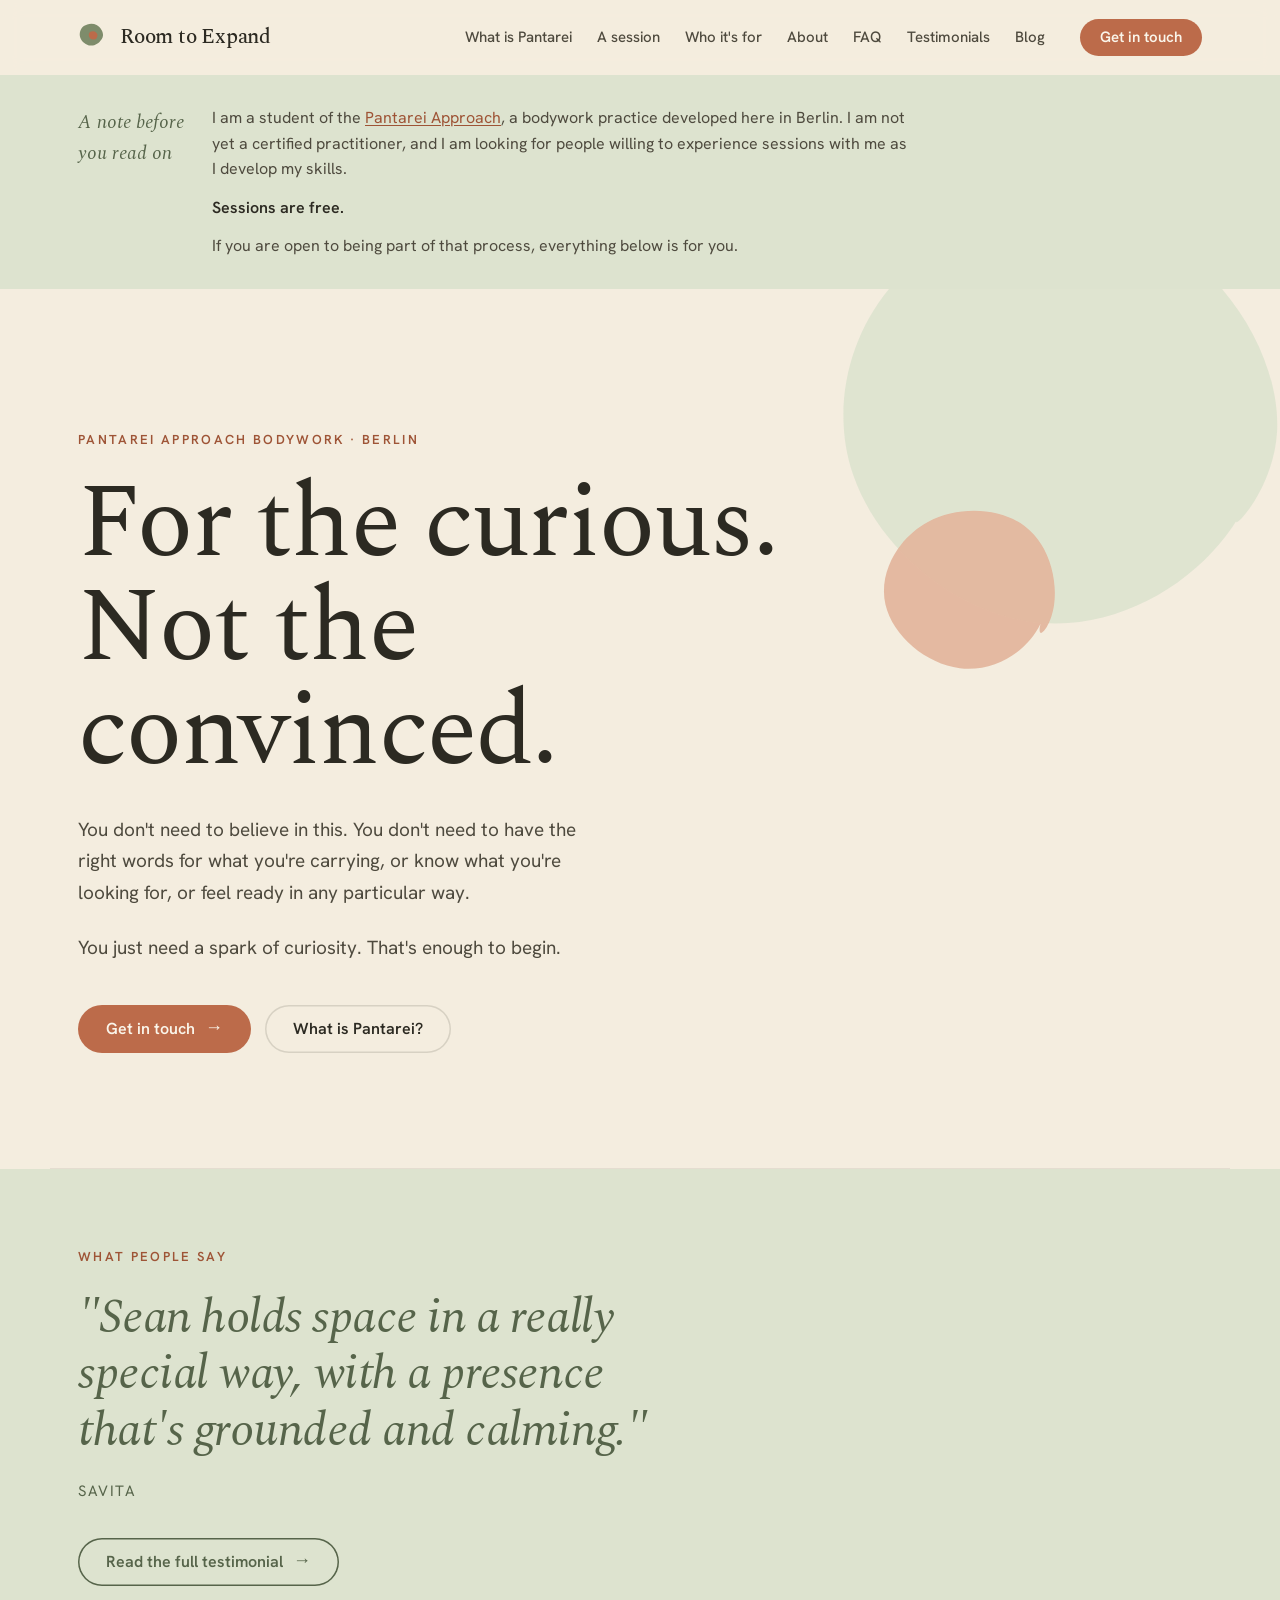
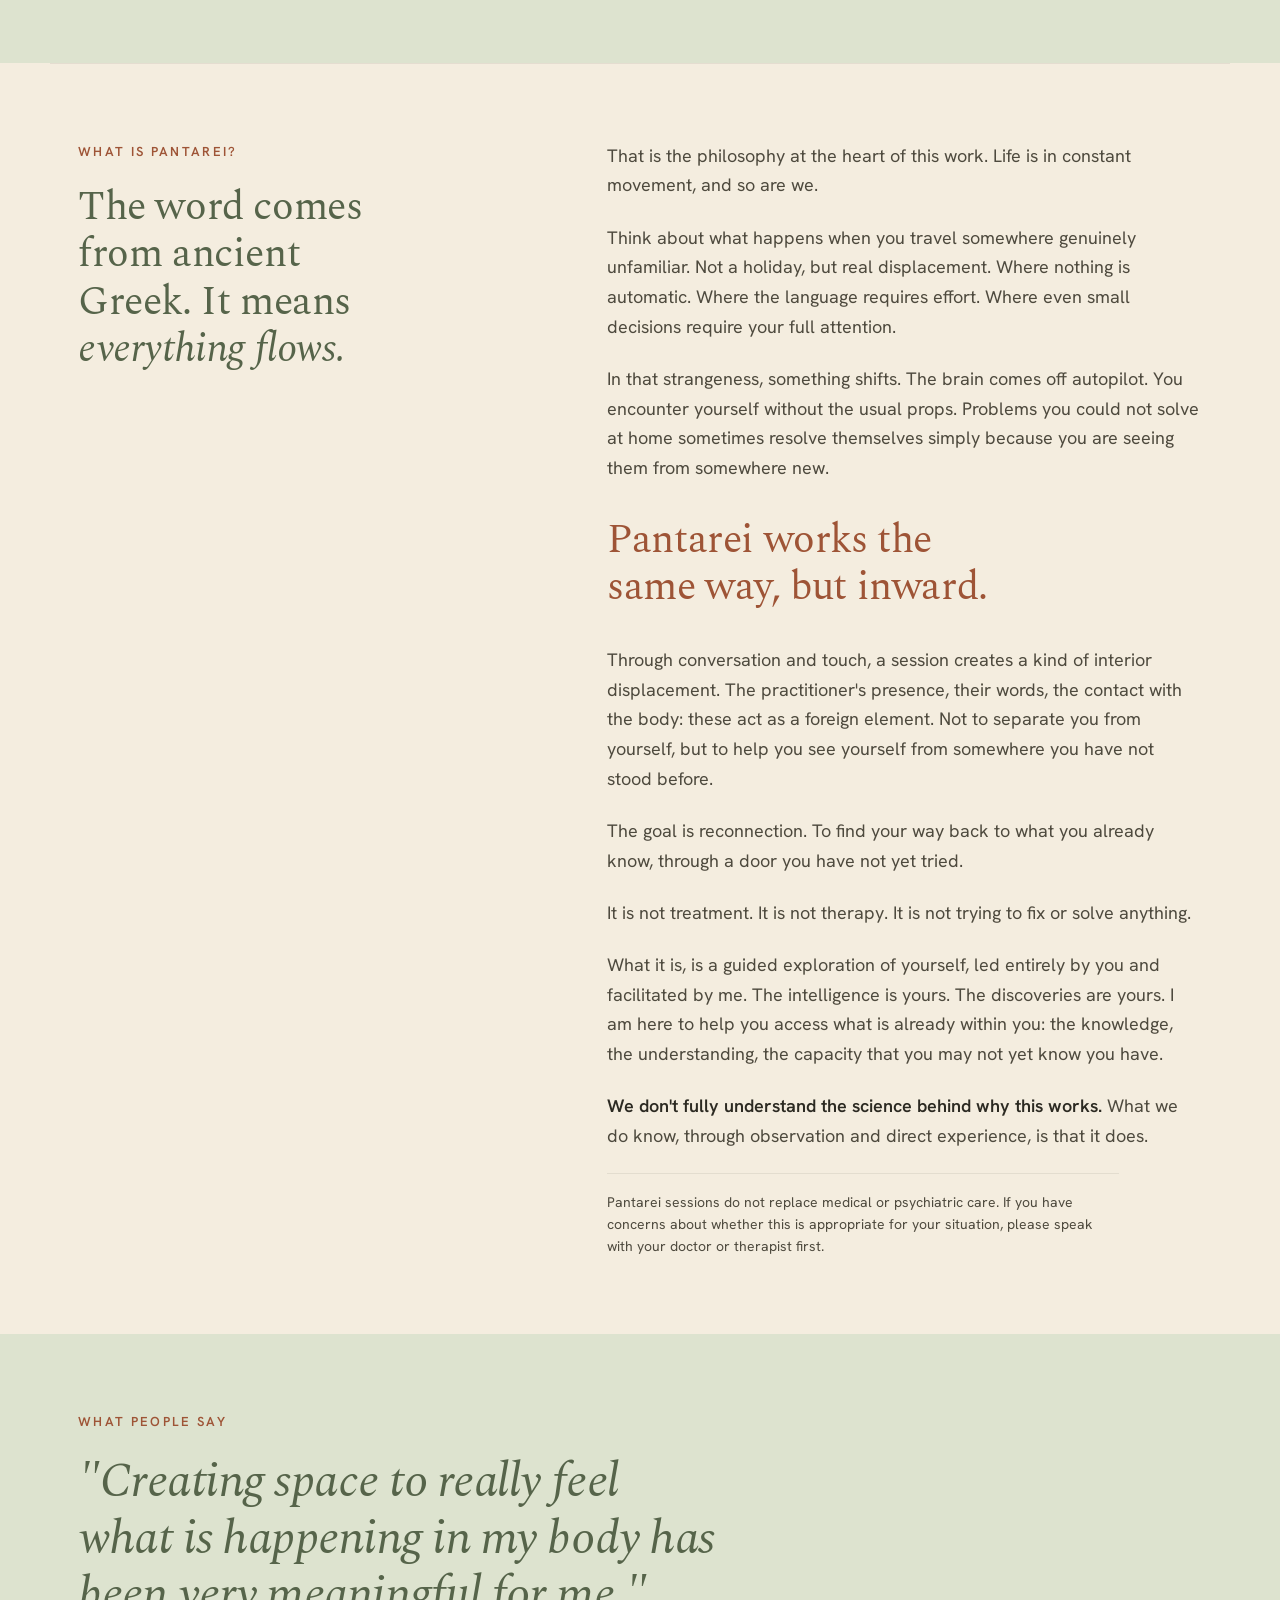
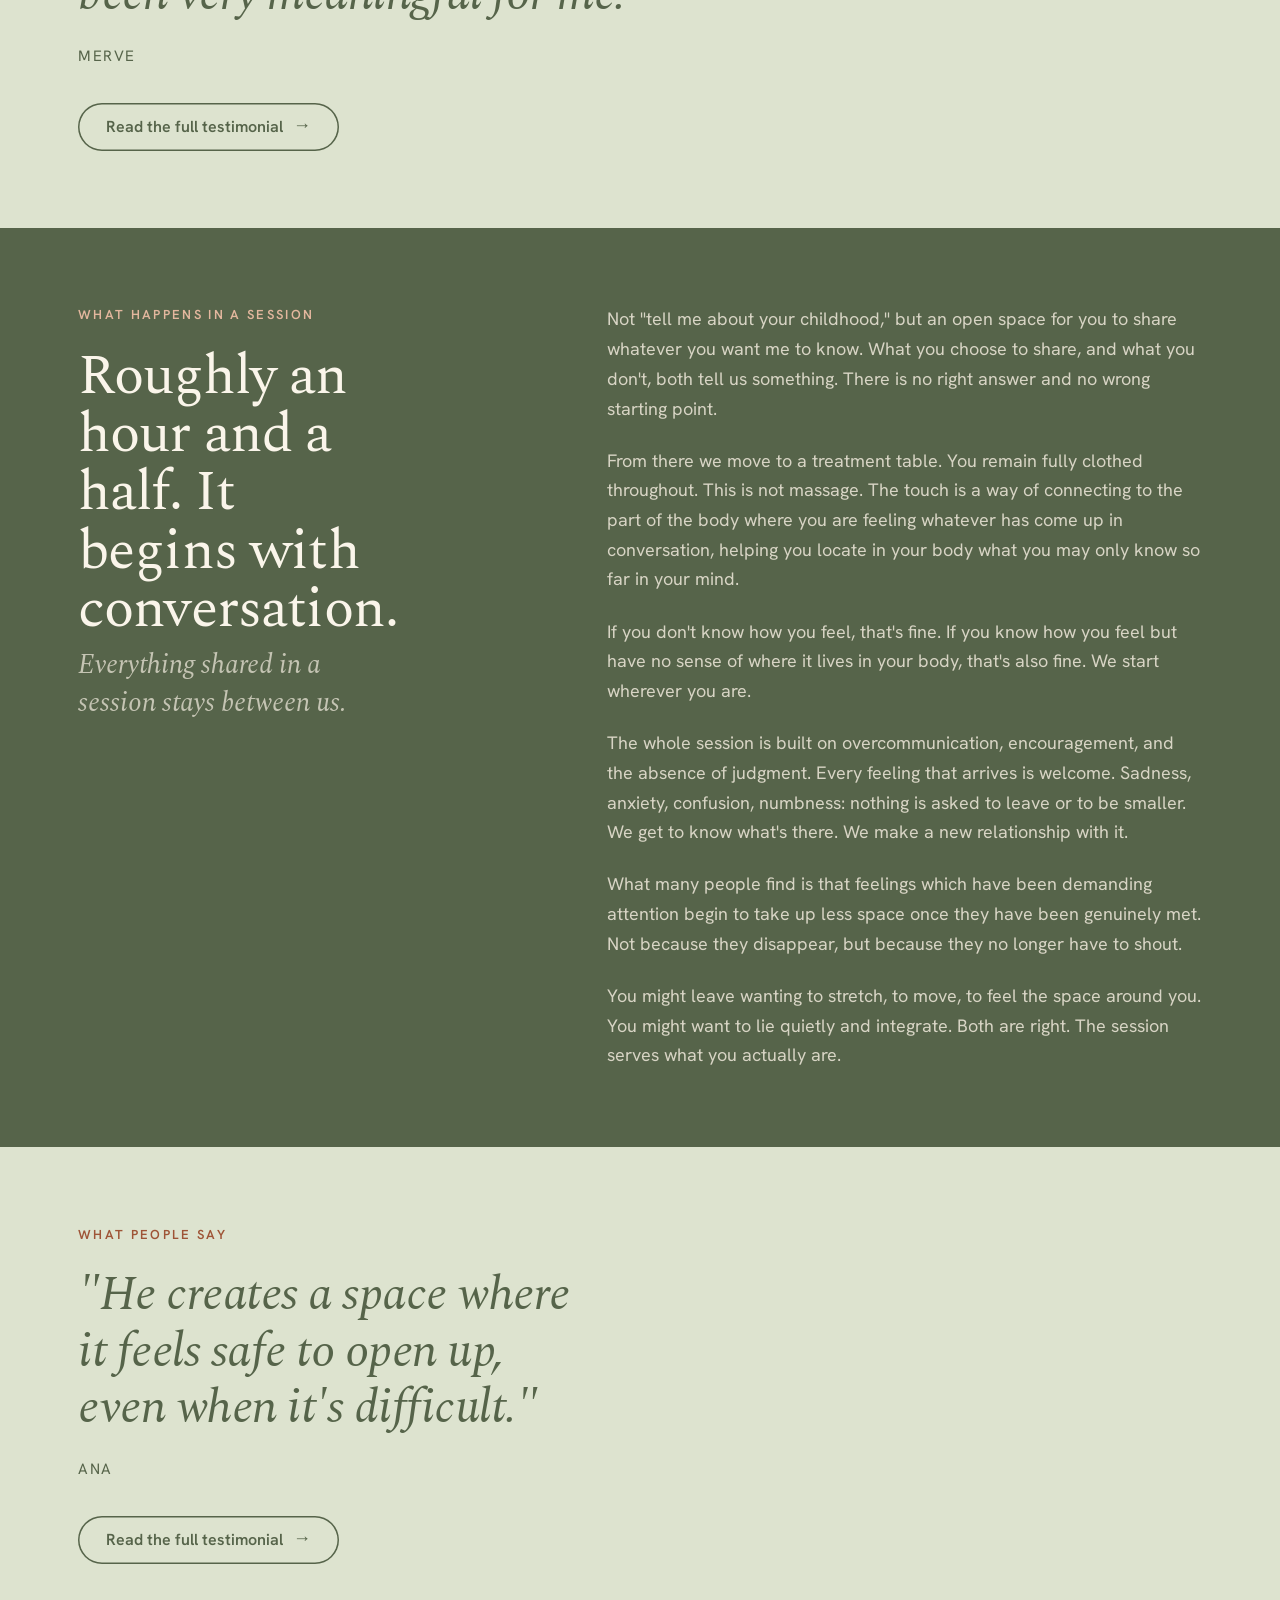
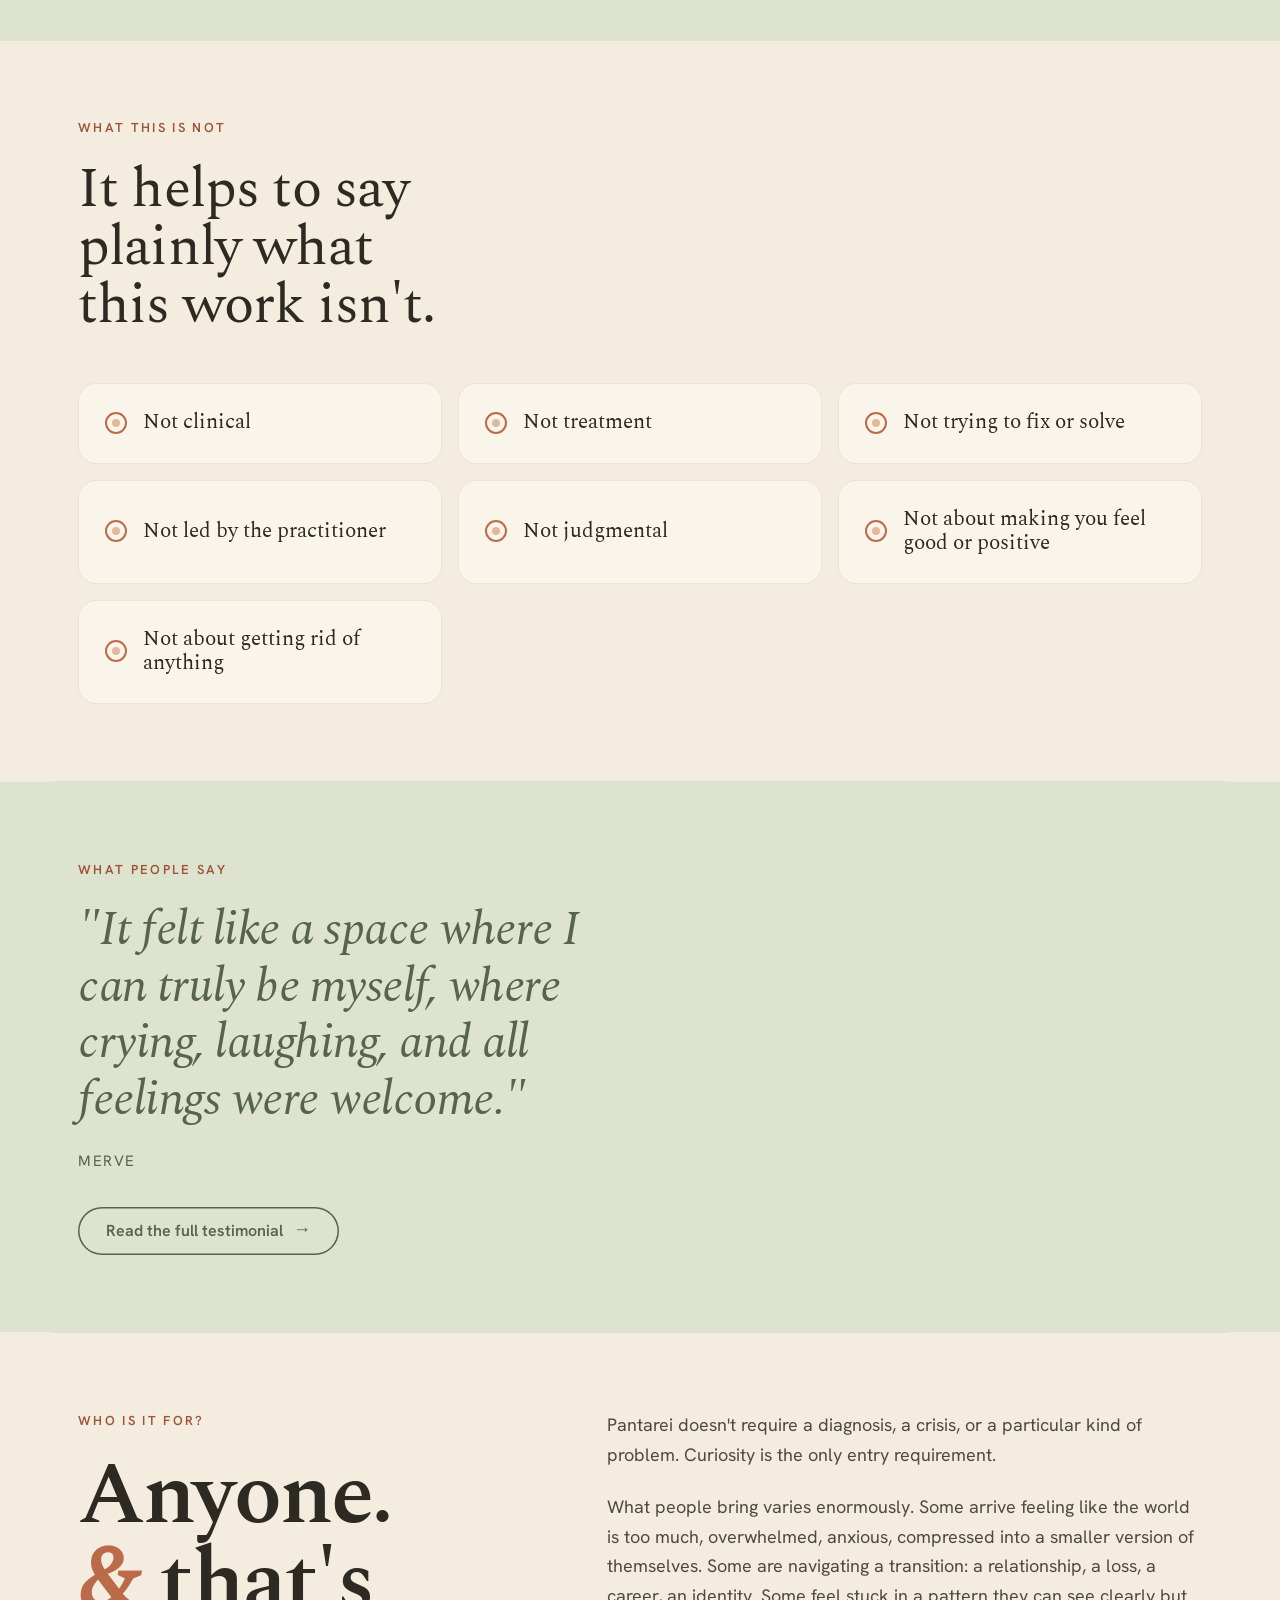
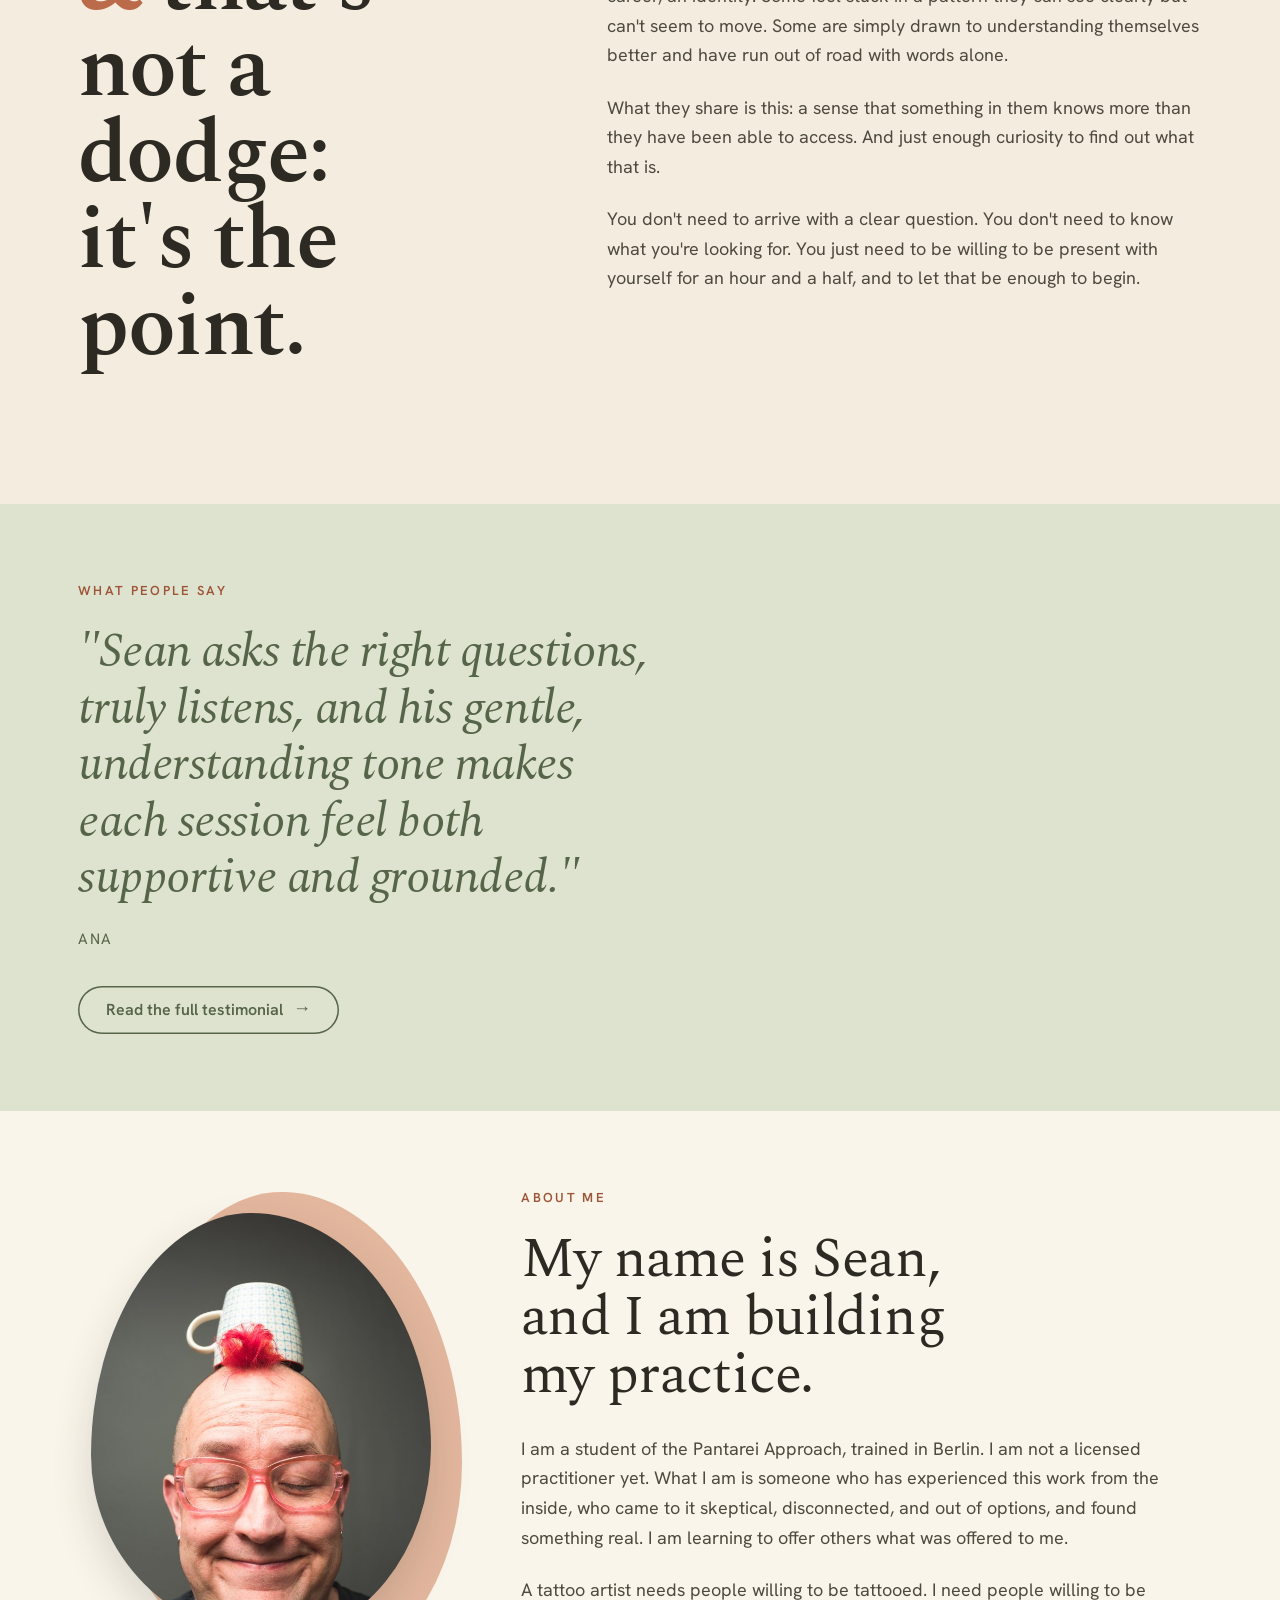
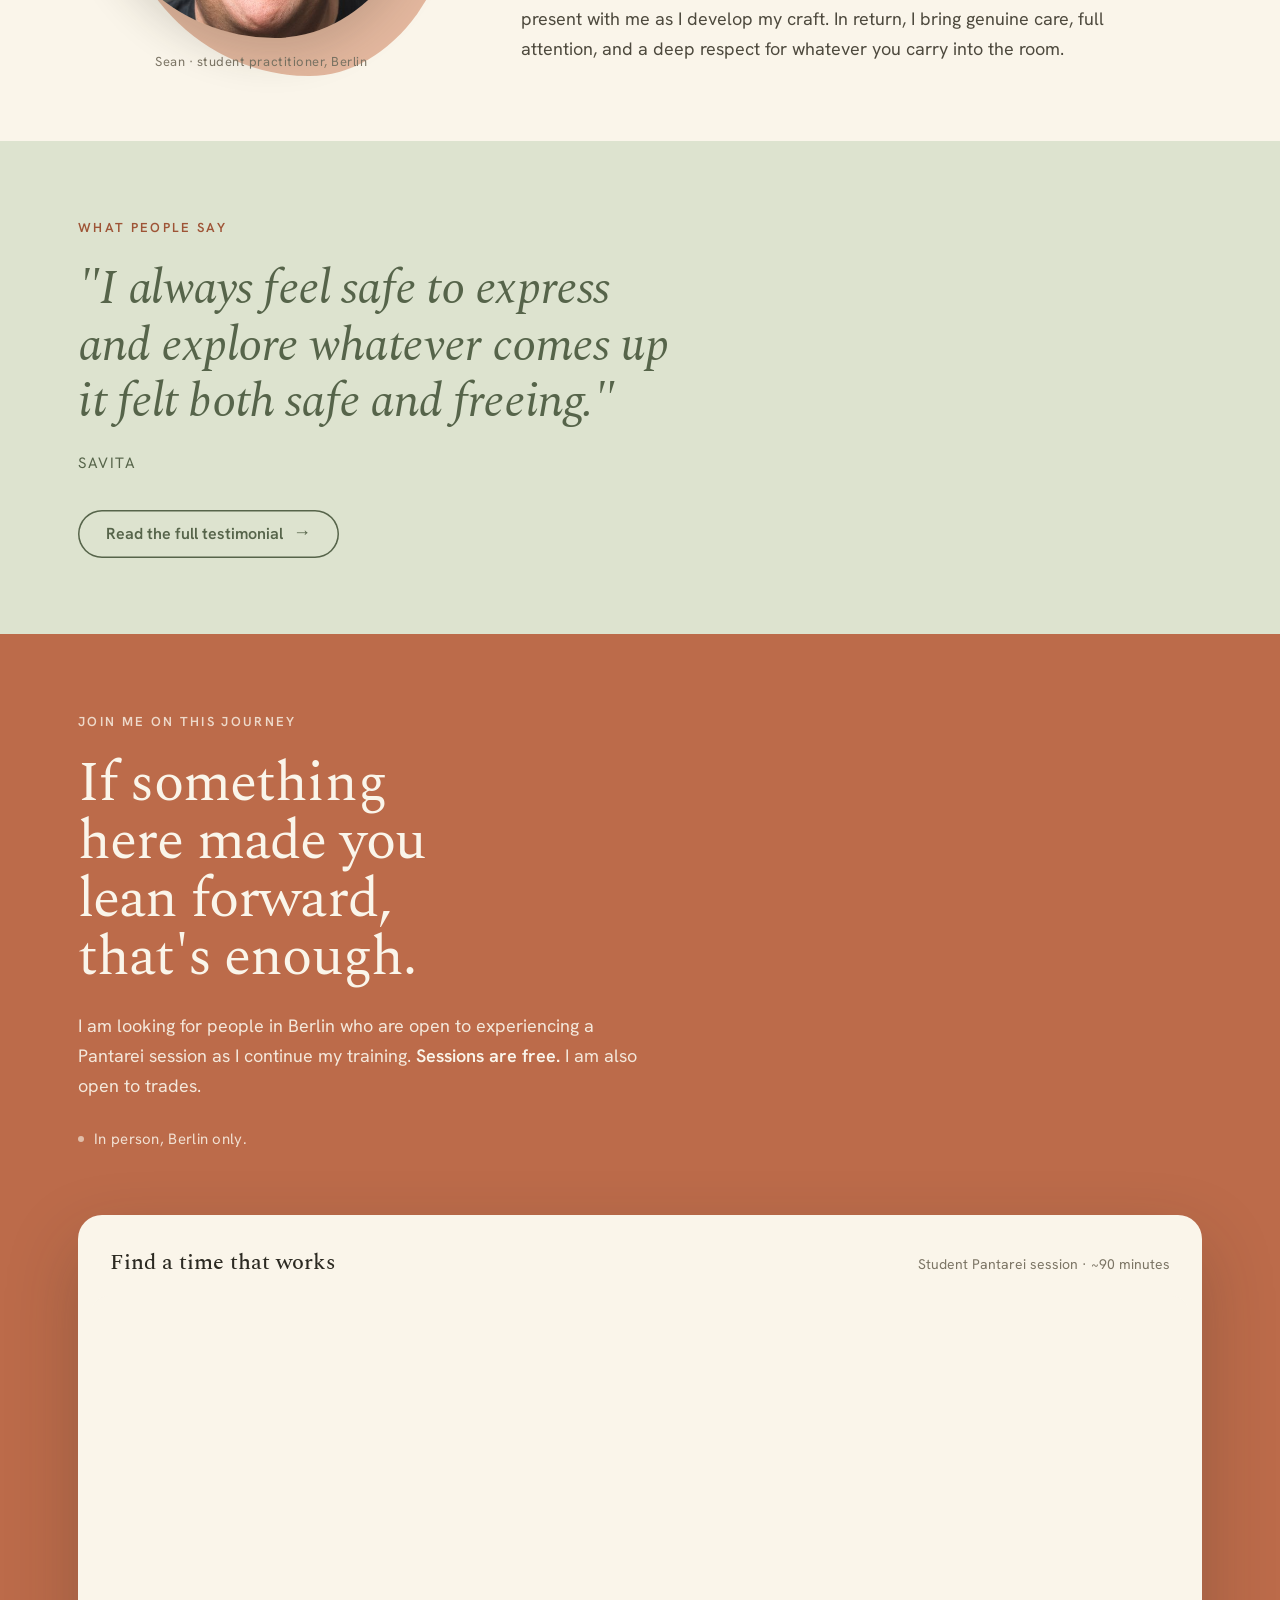
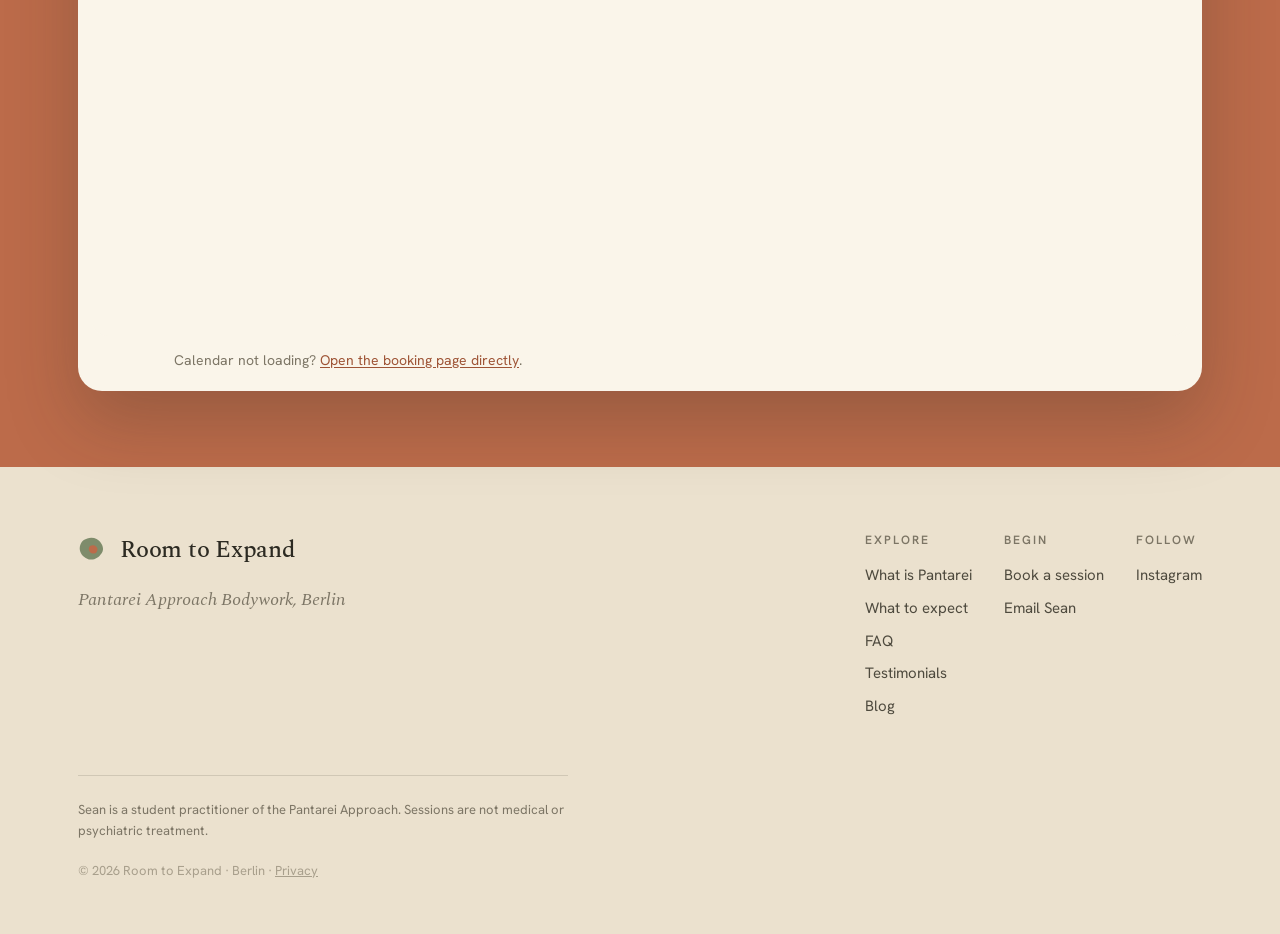
<file: index.html>
<!doctype html>
<html lang="en">
<head>
<meta charset="utf-8">
<meta name="viewport" content="width=device-width, initial-scale=1">
<title>Pantarei Somatic Bodywork Berlin | Room to Expand</title>
<meta name="description" content="Somatic bodywork sessions in Neukölln, Berlin with Sean Paul Denny, Pantarei student practitioner. Conversation and touch, explained in plain language. For the curious, not the convinced.">
<meta property="og:title" content="Pantarei Somatic Bodywork Berlin | Room to Expand">
<meta property="og:description" content="Somatic bodywork sessions in Neukölln, Berlin with Sean Paul Denny, Pantarei student practitioner. Conversation and touch, explained in plain language. For the curious, not the convinced.">
<meta property="og:type" content="website">
<link rel="alternate" type="application/rss+xml" title="Room to Expand — Writing" href="/feed.xml">
<link rel="stylesheet" href="/fonts/fonts.css">

<script type="application/ld+json">
{
  "@context": "https://schema.org",
  "@graph": [
    {
      "@type": "LocalBusiness",
      "@id": "https://roomtoexpand.me/#business",
      "name": "Room to Expand",
      "alternateName": "Room to Expand Berlin",
      "description": "Room to Expand is Sean Paul Denny's Pantarei somatic bodywork practice in Berlin. Sessions combine conversation and touch, offered in plain language for the curious, not the convinced.",
      "url": "https://roomtoexpand.me",
      "founder": { "@id": "https://roomtoexpand.me/#sean" },
      "employee": { "@id": "https://roomtoexpand.me/#sean" },
      "knowsAbout": ["Pantarei Approach", "somatic bodywork", "embodiment"],
      "address": {
        "@type": "PostalAddress",
        "postalCode": "12047",
        "addressLocality": "Berlin",
        "addressCountry": "DE"
      },
      "areaServed": { "@type": "City", "name": "Berlin" },
      "email": "seanpauldenny@gmail.com",
      "sameAs": [
        "https://www.instagram.com/roomtoexpand"
      ]
    },
    {
      "@type": "Person",
      "@id": "https://roomtoexpand.me/#sean",
      "name": "Sean Paul Denny",
      "jobTitle": "Pantarei somatic bodywork student practitioner",
      "description": "Sean Paul Denny is a student practitioner of the Pantarei Approach based in Berlin, and the founder of Room to Expand. He spent twenty years in the games industry before training in somatic bodywork.",
      "worksFor": { "@id": "https://roomtoexpand.me/#business" },
      "homeLocation": { "@type": "City", "name": "Berlin" },
      "knowsLanguage": ["en"],
      "alumniOf": {
        "@type": "EducationalOrganization",
        "name": "Pantarei Approach School",
        "address": { "@type": "PostalAddress", "addressLocality": "Berlin", "addressCountry": "DE" }
      },
      "sameAs": [
        "https://www.instagram.com/roomtoexpand"
      ]
    }
  ]
}
</script>

<style>
/* ============================================================
   Room to Expand — Student practice site
   Direction: "Interior Light" — sage, clay, warm cream.
   Considered, human, honest. No corporate gloss.
   ============================================================ */
:root{
  /* Warm creams */
  --paper:        #F4EDDF;
  --paper-lift:   #FAF5EA;
  --paper-deep:   #EBE1CE;

  /* Sage greens */
  --sage:         #7E8C6B;
  --sage-deep:    #56644A;
  --sage-soft:    #AEBA9B;
  --sage-wash:    #DDE3CF;

  /* Clay / terracotta — the single warm accent */
  --clay:         #BC6B4A;
  --clay-deep:    #9E5436;
  --clay-soft:    #E3B79E;

  /* Warm ink */
  --ink:          #2C2A22;
  --ink-soft:     #4E4A3E;
  --ink-mute:     #7C7565;
  --ink-faint:    #A89F8C;

  --line:         rgba(44,42,34,0.14);
  --line-soft:    rgba(44,42,34,0.08);

  --font-display: 'Spectral', Georgia, 'Times New Roman', serif;
  --font-body:    'Hanken Grotesk', system-ui, -apple-system, sans-serif;

  --measure: 64ch;
  --shell: 1180px;

  --ease: cubic-bezier(0.2,0.7,0.2,1);
}

*{box-sizing:border-box;}
html{scroll-behavior:smooth;}
body{
  margin:0;
  background:var(--paper);
  color:var(--ink);
  font-family:var(--font-body);
  font-size:18px;
  line-height:1.65;
  -webkit-font-smoothing:antialiased;
  text-rendering:optimizeLegibility;
  overflow-x:hidden;
}
a{color:inherit;}
img,svg{display:block;max-width:100%;}

/* visually-hidden (screen-reader / crawler only) */
.sr-only{
  position:absolute;width:1px;height:1px;padding:0;margin:-1px;
  overflow:hidden;clip:rect(0,0,0,0);white-space:nowrap;border:0;
}

/* ---------- type ---------- */
.display{
  font-family:var(--font-display);
  font-weight:400;
  line-height:1.0;
  letter-spacing:-0.015em;
  margin:0;
  text-wrap:balance;
}
h1.display{font-size:clamp(46px,8.2vw,104px);}
h2.display{font-size:clamp(32px,4.6vw,56px);line-height:1.04;}
.eyebrow{
  font-family:var(--font-body);
  font-weight:600;
  font-size:13px;
  letter-spacing:0.18em;
  text-transform:uppercase;
  color:var(--clay-deep);
  margin:0 0 22px;
}
.lede{
  font-size:clamp(19px,2.1vw,23px);
  line-height:1.6;
  color:var(--ink-soft);
  max-width:38ch;
  text-wrap:pretty;
}
p{max-width:var(--measure);text-wrap:pretty;}
.prose p{margin:0 0 1.25em;color:var(--ink-soft);}
.prose p:last-child{margin-bottom:0;}
.prose strong{color:var(--ink);font-weight:600;}

/* ---------- layout ---------- */
.shell{max-width:var(--shell);margin:0 auto;padding:0 28px;}
section{position:relative;}
.band{padding:clamp(48px,6vw,88px) 0;}
.rule{height:1px;background:var(--line-soft);max-width:var(--shell);margin:0 auto;}

/* ---------- buttons ---------- */
.btn{
  display:inline-flex;align-items:center;gap:10px;
  font-family:var(--font-body);font-weight:600;font-size:16px;
  padding:15px 28px;border-radius:999px;border:none;cursor:pointer;
  text-decoration:none;line-height:1;white-space:nowrap;
  transition:background .25s var(--ease), color .25s var(--ease), transform .15s var(--ease);
}
.btn-clay{background:var(--clay);color:var(--paper-lift);}
.btn-clay:hover{background:var(--clay-deep);}
.btn-clay:active{transform:translateY(1px);}
.btn-ghost{background:transparent;color:var(--ink);box-shadow:inset 0 0 0 1.5px var(--line);}
.btn-ghost:hover{box-shadow:inset 0 0 0 1.5px var(--ink);}
.btn .arrow{font-family:var(--font-display);font-size:18px;transform:translateY(-1px);}

/* ---------- header ---------- */
.hdr{
  position:sticky;top:0;z-index:50;
  background:color-mix(in srgb, var(--paper) 82%, transparent);
  backdrop-filter:saturate(1.2) blur(10px);
  border-bottom:1px solid transparent;
  transition:border-color .3s var(--ease), background .3s var(--ease);
}
.hdr.scrolled{border-bottom-color:var(--line-soft);}
.hdr-in{display:flex;align-items:center;gap:24px;height:74px;}
.brand{display:flex;align-items:center;gap:12px;text-decoration:none;flex:none;}
.brand .mark{width:30px;height:30px;flex:none;}
.brand .name{font-family:var(--font-display);font-weight:500;font-size:21px;letter-spacing:-0.01em;color:var(--ink);white-space:nowrap;}
.nav{display:flex;gap:3px;margin-left:auto;}
.nav a{
  font-size:15px;font-weight:500;color:var(--ink-soft);text-decoration:none;white-space:nowrap;
  padding:9px 11px;border-radius:999px;transition:color .2s var(--ease), background .2s var(--ease);
}
.nav a:hover{color:var(--ink);background:var(--paper-deep);}
.nav .nav-cta{display:none;}
.hdr .btn{padding:11px 20px;font-size:15px;}

/* hamburger toggle — hidden on desktop */
.nav-toggle{
  display:none;margin-left:12px;flex:none;
  width:44px;height:44px;padding:0;border:none;cursor:pointer;
  background:transparent;align-items:center;justify-content:center;
}
.nav-toggle .bars{position:relative;width:22px;height:14px;}
.nav-toggle .bars span{
  position:absolute;left:0;width:100%;height:2px;border-radius:2px;background:var(--ink);
  transition:transform .3s var(--ease), opacity .2s var(--ease), top .3s var(--ease);
}
.nav-toggle .bars span:nth-child(1){top:0;}
.nav-toggle .bars span:nth-child(2){top:6px;}
.nav-toggle .bars span:nth-child(3){top:12px;}
.nav-toggle[aria-expanded="true"] .bars span:nth-child(1){top:6px;transform:rotate(45deg);}
.nav-toggle[aria-expanded="true"] .bars span:nth-child(2){opacity:0;}
.nav-toggle[aria-expanded="true"] .bars span:nth-child(3){top:6px;transform:rotate(-45deg);}

@media(max-width:1080px){
  .hdr-in{gap:12px;}
  .hdr-cta{display:none;}
  .nav-toggle{display:inline-flex;}
  .nav{
    position:absolute;top:100%;left:0;right:0;
    flex-direction:column;gap:4px;margin-left:0;
    background:var(--paper-lift);
    border-bottom:1px solid var(--line-soft);
    box-shadow:0 22px 44px rgba(44,42,34,0.13);
    padding:12px;
    max-height:0;overflow:hidden;
    opacity:0;visibility:hidden;
    transition:max-height .32s var(--ease), opacity .24s var(--ease), visibility .24s var(--ease);
  }
  .nav.open{max-height:80vh;opacity:1;visibility:visible;overflow:auto;}
  .nav a{font-size:17px;padding:14px 16px;border-radius:12px;}
  .nav .nav-cta{
    display:inline-flex;justify-content:center;margin-top:6px;
    color:var(--paper-lift);font-size:16px;
  }
  .nav .nav-cta:hover{background:var(--clay-deep);color:var(--paper-lift);}
}

/* ---------- disclaimer banner ---------- */
.disclaimer{background:var(--sage-wash);color:var(--ink-soft);}
.disclaimer .shell{padding-top:30px;padding-bottom:30px;}
.disclaimer-grid{display:grid;grid-template-columns:auto 1fr;gap:28px;align-items:start;}
.disclaimer .tag{
  font-family:var(--font-display);font-style:italic;font-size:19px;color:var(--sage-deep);
  white-space:nowrap;padding-top:2px;
}
.disclaimer p{font-size:16px;line-height:1.6;margin:0 0 .8em;max-width:78ch;}
.disclaimer p:last-child{margin-bottom:0;}
.disclaimer strong{color:var(--ink);font-weight:600;}
@media(max-width:720px){
  .disclaimer-grid{grid-template-columns:1fr;gap:12px;}
  .disclaimer .tag{font-size:17px;}
}

/* ---------- hero ---------- */
.hero{padding:clamp(70px,12vw,140px) 0 clamp(64px,9vw,120px);overflow:hidden;}
.hero .shell{position:relative;z-index:2;}
.hero h1{max-width:14ch;}
.hero .hero-title{font-size:clamp(46px,8.2vw,104px);max-width:14ch;}
.hero .lede{margin-top:34px;}
.hero .prose{margin-top:30px;}
.hero .prose p{font-size:19px;max-width:46ch;}
.hero-cta{margin-top:42px;display:flex;gap:14px;flex-wrap:wrap;}
.hero-blobs{position:absolute;inset:0;z-index:1;pointer-events:none;}
.hero-blobs .b{position:absolute;}
.hero-blobs .b1{right:-7%;top:-12%;width:min(48vw,560px);opacity:.9;}
.hero-blobs .b2{right:14%;top:24%;width:min(22vw,230px);opacity:.95;}
@media(max-width:820px){
  .hero-blobs .b1{right:-22%;top:-6%;width:78vw;opacity:.6;}
  .hero-blobs .b2{right:6%;top:42%;width:38vw;opacity:.7;}
}

/* ---------- pantarei (reading) ---------- */
.read-grid{display:grid;grid-template-columns:minmax(0,1fr);gap:0;}
.section-head{max-width:30ch;margin-bottom:48px;}
.two{display:grid;grid-template-columns:0.85fr 1.15fr;gap:clamp(40px,7vw,96px);align-items:start;}
@media(max-width:880px){.two{grid-template-columns:1fr;gap:32px;}.section-head{margin-bottom:8px;}}

.pullquote{
  font-family:var(--font-display);font-weight:400;
  font-size:clamp(26px,3.4vw,40px);line-height:1.18;letter-spacing:-0.01em;
  color:var(--sage-deep);max-width:20ch;margin:0;
  text-wrap:balance;
}
.pullquote.inward{color:var(--clay-deep);}

.fineprint{
  margin-top:40px;font-size:14px;line-height:1.55;color:var(--ink-mute);
  max-width:64ch;padding-top:18px;border-top:1px solid var(--line-soft);
}

/* sage feature band */
.band-sage{background:var(--sage-deep);color:var(--paper-lift);}
.band-sage .eyebrow{color:var(--clay-soft);}
.band-sage .prose p{color:rgba(244,237,223,0.82);}
.band-sage .prose strong{color:var(--paper-lift);}
.band-sage .quietnote{color:rgba(244,237,223,0.7);}

.quietnote{
  display:inline-block;margin-top:8px;font-family:var(--font-display);
  font-style:italic;font-size:clamp(20px,2.4vw,27px);line-height:1.4;
  color:var(--sage-deep);max-width:30ch;
}

/* ---------- what this is not ---------- */
.not-grid{display:grid;grid-template-columns:repeat(3,1fr);gap:16px;margin-top:8px;}
.not-card{
  background:var(--paper-lift);border:1px solid var(--line-soft);
  border-radius:18px;padding:26px 26px 28px;
  display:flex;align-items:center;gap:16px;
  transition:transform .25s var(--ease), box-shadow .25s var(--ease);
}
.not-card:hover{transform:translateY(-3px);box-shadow:0 14px 30px rgba(44,42,34,0.07);}
.not-card .ring{
  width:22px;height:22px;border-radius:50%;flex:none;
  border:2px solid var(--clay);position:relative;
}
.not-card .ring::after{
  content:"";position:absolute;inset:5px;border-radius:50%;background:var(--clay-soft);
}
.not-card .txt{font-family:var(--font-display);font-size:21px;line-height:1.15;color:var(--ink);}
@media(max-width:860px){.not-grid{grid-template-columns:repeat(2,1fr);}}
@media(max-width:560px){.not-grid{grid-template-columns:1fr;}}

/* ---------- who is it for ---------- */
.big-statement{font-family:var(--font-display);font-size:clamp(40px,7vw,88px);line-height:.98;letter-spacing:-0.02em;margin:0 0 8px;color:var(--ink);}
.big-statement .amp{color:var(--clay);font-style:italic;}

/* ---------- about ---------- */
.about-two{display:grid;grid-template-columns:0.7fr 1.3fr;gap:clamp(36px,6vw,84px);align-items:center;}
.portrait{position:relative;width:100%;max-width:340px;aspect-ratio:4/5;margin:0 auto;}
.portrait-blob{position:absolute;inset:-5% -9% -9% 7%;background:var(--clay-soft);border-radius:48% 52% 44% 56%/58% 56% 44% 42%;}
.portrait-img{position:relative;z-index:1;width:100%;height:100%;object-fit:cover;object-position:50% 18%;border-radius:47% 53% 46% 54%/57% 55% 45% 43%;display:block;box-shadow:0 18px 40px rgba(44,42,34,0.16);}
.portrait .cap{
  position:absolute;left:50%;bottom:-34px;transform:translateX(-50%);
  font-size:13px;letter-spacing:0.04em;color:var(--ink-mute);white-space:nowrap;
}
@media(max-width:880px){
  .about-two{grid-template-columns:1fr;gap:48px;}
  .portrait{max-width:280px;}
}

/* ---------- CTA + booking ---------- */
.band-clay{background:var(--clay);color:var(--paper-lift);}
.band-clay .eyebrow{color:rgba(250,245,234,0.8);}
.cta-head{max-width:18ch;margin:0 0 24px;}
.band-clay .prose p{color:rgba(250,245,234,0.9);}
.band-clay .prose strong{color:var(--paper-lift);}
.cta-meta{margin-top:26px;font-size:15px;letter-spacing:0.02em;color:rgba(250,245,234,0.85);display:flex;align-items:center;gap:10px;}
.cta-meta .dot{width:6px;height:6px;border-radius:50%;background:rgba(250,245,234,0.6);}
.cta-inline-quote{
  margin-top:40px;padding-top:32px;
  border-top:1px solid rgba(250,245,234,0.2);
  font-family:var(--font-display);font-style:italic;
  font-size:clamp(18px,2vw,22px);line-height:1.5;
  color:rgba(250,245,234,0.85);max-width:42ch;
}
.cta-inline-quote .attr{
  display:block;margin-top:12px;
  font-family:var(--font-body);font-style:normal;
  font-size:14px;letter-spacing:0.08em;text-transform:uppercase;
  color:rgba(250,245,234,0.55);
}

.book-card{
  margin-top:clamp(40px,6vw,64px);
  background:var(--paper-lift);
  border-radius:24px;
  padding:14px;
  box-shadow:0 30px 70px rgba(44,42,34,0.25);
}
.book-card .book-head{
  display:flex;align-items:baseline;justify-content:space-between;gap:16px;
  padding:16px 18px 14px;flex-wrap:wrap;
}
.book-card .book-head h3{font-family:var(--font-display);font-weight:500;font-size:22px;color:var(--ink);margin:0;}
.book-card .book-head span{font-size:14px;color:var(--ink-mute);}
#my-cal-inline-student-pantarei-session{
  width:100%;
  min-height:640px;
  height:auto;
  overflow:hidden;
  border-radius:16px;
  background:var(--paper-lift);
}
.book-card .book-fallback{
  margin:0;padding:14px 16px 6px;
  font-size:14px;line-height:1.5;color:var(--ink-mute);text-align:center;
}
.book-card .book-fallback a{color:var(--clay-deep);text-decoration:underline;text-underline-offset:2px;}
.book-card .book-fallback a:hover{color:var(--clay);}

/* ---------- footer ---------- */
.foot{background:var(--paper-deep);color:var(--ink-soft);padding:64px 0 40px;}
.foot-top{display:flex;justify-content:space-between;gap:40px;flex-wrap:wrap;align-items:flex-start;}
.foot .brand .name{font-size:24px;}
.foot .tagline{margin-top:14px;font-family:var(--font-display);font-style:italic;font-size:18px;color:var(--ink-mute);}
.foot-links{display:flex;gap:32px;flex-wrap:wrap;}
.foot-col h4{font-family:var(--font-body);font-weight:600;font-size:12px;letter-spacing:0.16em;text-transform:uppercase;color:var(--ink-mute);margin:0 0 12px;}
.foot-col a{display:block;color:var(--ink-soft);text-decoration:none;font-size:15px;margin-bottom:8px;transition:color .2s var(--ease);}
.foot-col a:hover{color:var(--clay-deep);}
.foot-legal{margin-top:48px;padding-top:24px;border-top:1px solid var(--line);font-size:13px;line-height:1.6;color:var(--ink-mute);max-width:70ch;}
.foot-fine{margin-top:18px;font-size:13px;color:var(--ink-faint);}

/* ---------- testimonial pull ---------- */
.tquote{
  font-family:var(--font-display);font-weight:400;font-style:italic;
  font-size:clamp(26px,3.8vw,48px);line-height:1.18;letter-spacing:-0.01em;
  color:var(--sage-deep);max-width:28ch;margin:0;text-wrap:balance;
}
.tquote-attr{margin-top:20px;font-family:var(--font-body);font-size:15px;letter-spacing:0.1em;text-transform:uppercase;color:var(--sage-deep);}
.tquote-link{margin-top:34px;}
.tquote-link .btn-ghost{box-shadow:inset 0 0 0 1.5px var(--sage-deep);color:var(--sage-deep);}
.tquote-link .btn-ghost:hover{background:var(--sage-deep);color:var(--paper-lift);box-shadow:none;}

/* ---------- reveal ---------- */
/* Default = visible (safe for print, no-JS, static capture).
   Below-fold elements animate FROM hidden only when scrolled into view. */
@media(prefers-reduced-motion:no-preference){
  .reveal.in{animation:rte-fadeup .7s var(--ease) both;}
  @keyframes rte-fadeup{from{opacity:0;transform:translateY(22px);}to{opacity:1;transform:none;}}
}
</style>
</head>
<body>

<!-- ===================== HEADER ===================== -->
<header class="hdr" id="hdr">
  <div class="shell hdr-in">
    <a class="brand" href="#top" aria-label="Room to Expand home">
      <svg class="mark" viewBox="0 0 100 100" aria-hidden="true">
        <path fill="#7E8C6B" d="M77.4,58.1c-6.3,12-21,21.5-35.6,20.5C27.1,77.6,12.5,66,7.7,52.3C2.9,38.6,7.9,22.7,19.4,13.7C30.9,4.8,48.8,2.8,62.1,9.7C75.4,16.6,84.1,32.4,83.4,44.5C82.7,56.6,72.5,65,77.4,58.1Z"/>
        <g transform="translate(50 50) rotate(35) scale(0.4) translate(-50 -50)">
          <path fill="#BC6B4A" d="M73.7,53.8c-6,12.6-20.5,20.9-35.1,19.1C24,71.1,9.4,59,6.3,45.5C3.2,31.8,11.5,16.7,24.7,9.6C37.9,2.4,56,3.2,66.8,11.3C77.6,19.4,81,34.8,79.6,45.5C78.1,56.2,71.6,62.3,73.7,53.8Z"/>
        </g>
      </svg>
      <span class="name">Room to Expand</span>
    </a>
    <nav class="nav" id="nav">
      <a href="what-is-pantarei.html">What is Pantarei</a>
      <a href="sessions.html">A session</a>
      <a href="#who">Who it's for</a>
      <a href="#about">About</a>
      <a href="faq.html">FAQ</a>
      <a href="testimonials.html">Testimonials</a>
      <a href="blog.html">Blog</a>
      <a class="btn btn-clay nav-cta" href="#book">Get in touch</a>
    </nav>
    <a class="btn btn-clay hdr-cta" href="#book">Get in touch</a>
    <button class="nav-toggle" id="navToggle" aria-label="Open menu" aria-expanded="false" aria-controls="nav">
      <span class="bars" aria-hidden="true"><span></span><span></span><span></span></span>
    </button>
  </div>
</header>

<a id="top"></a>

<!-- ===================== DISCLAIMER ===================== -->
<section class="disclaimer">
  <div class="shell">
    <div class="disclaimer-grid">
      <div class="tag">A note before<br>you read on</div>
      <div>
        <p>I am a student of the <a href="https://pantareiapproach.com/" target="_blank" rel="noopener" style="color:var(--clay-deep);text-decoration:underline;text-underline-offset:2px;">Pantarei Approach</a>, a bodywork practice developed here in Berlin. I am not yet a certified practitioner, and I am looking for people willing to experience sessions with me as I develop my skills.</p>
        <p><strong>Sessions are free.</strong></p>
        <p>If you are open to being part of that process, everything below is for you.</p>
      </div>
    </div>
  </div>
</section>

<!-- ===================== HERO ===================== -->
<section class="hero">
  <div class="hero-blobs" aria-hidden="true">
    <svg class="b b1" viewBox="0 0 600 600"><path fill="#DDE3CF" d="M464.6,348.7C426.6,420.6,338.4,477.7,250.6,471.5C162.7,465.4,75.3,396,46.6,313.7C17.9,231.4,48,135.9,116.7,82.2C185.4,28.5,292.7,16.5,372.5,57.9C452.4,99.3,504.7,194.1,500.4,266.8C496.1,339.4,435.1,389.9,464.6,348.7Z"/></svg>
    <svg class="b b2" viewBox="0 0 600 600"><path fill="#E3B79E" d="M442.3,322.7C406.4,398.1,318.9,449.6,231.4,438.8C143.9,428,56.4,354.8,37.7,272.9C19.0,191,69.1,100.4,148.3,57.4C227.5,14.5,335.8,19.2,400.6,67.7C465.4,116.2,486.7,208.5,477.7,272.9C468.8,337.2,429.6,373.6,442.3,322.7Z"/></svg>
  </div>
  <div class="shell">
    <h1 class="sr-only">Room to Expand: Pantarei somatic bodywork in Berlin</h1>
    <p class="eyebrow">Pantarei Approach Bodywork · Berlin</p>
    <p class="display hero-title">For the curious.<br>Not the convinced.</p>
    <div class="prose">
      <p>You don't need to believe in this. You don't need to have the right words for what you're carrying, or know what you're looking for, or feel ready in any particular way.</p>
      <p>You just need a spark of curiosity. That's enough to begin.</p>
    </div>
    <div class="hero-cta">
      <a class="btn btn-clay" href="#book">Get in touch <span class="arrow">→</span></a>
      <a class="btn btn-ghost" href="#pantarei">What is Pantarei?</a>
    </div>
  </div>
</section>

<div class="rule"></div>

<!-- ===================== TESTIMONIAL PULL 3 ===================== -->
<section class="band" style="background:var(--sage-wash);">
  <div class="shell">
    <p class="eyebrow reveal">What people say</p>
    <blockquote class="tquote reveal">"Sean holds space in a really special way, with a presence that's grounded and calming."</blockquote>
    <p class="tquote-attr reveal">Savita</p>
    <div class="tquote-link reveal"><a class="btn btn-ghost" href="testimonials.html">Read the full testimonial <span class="arrow">→</span></a></div>
  </div>
</section>

<div class="rule"></div>

<!-- ===================== WHAT IS PANTAREI ===================== -->
<section class="band" id="pantarei">
  <div class="shell two">
    <div class="section-head reveal">
      <p class="eyebrow">What is Pantarei?</p>
      <p class="pullquote">The word comes from ancient Greek. It means <em>everything flows.</em></p>
    </div>
    <div class="prose reveal">
      <p>That is the philosophy at the heart of this work. Life is in constant movement, and so are we.</p>
      <p>Think about what happens when you travel somewhere genuinely unfamiliar. Not a holiday, but real displacement. Where nothing is automatic. Where the language requires effort. Where even small decisions require your full attention.</p>
      <p>In that strangeness, something shifts. The brain comes off autopilot. You encounter yourself without the usual props. Problems you could not solve at home sometimes resolve themselves simply because you are seeing them from somewhere new.</p>
      <p class="pullquote inward" style="margin:34px 0;">Pantarei works the same way, but inward.</p>
      <p>Through conversation and touch, a session creates a kind of interior displacement. The practitioner's presence, their words, the contact with the body: these act as a foreign element. Not to separate you from yourself, but to help you see yourself from somewhere you have not stood before.</p>
      <p>The goal is reconnection. To find your way back to what you already know, through a door you have not yet tried.</p>
      <p>It is not treatment. It is not therapy. It is not trying to fix or solve anything.</p>
      <p>What it is, is a guided exploration of yourself, led entirely by you and facilitated by me. The intelligence is yours. The discoveries are yours. I am here to help you access what is already within you: the knowledge, the understanding, the capacity that you may not yet know you have.</p>
      <p><strong>We don't fully understand the science behind why this works.</strong> What we do know, through observation and direct experience, is that it does.</p>
      <p class="fineprint">Pantarei sessions do not replace medical or psychiatric care. If you have concerns about whether this is appropriate for your situation, please speak with your doctor or therapist first.</p>
    </div>
  </div>
</section>

<!-- ===================== TESTIMONIAL PULL 4 ===================== -->
<section class="band" style="background:var(--sage-wash);">
  <div class="shell">
    <p class="eyebrow reveal">What people say</p>
    <blockquote class="tquote reveal">"Creating space to really feel what is happening in my body has been very meaningful for me."</blockquote>
    <p class="tquote-attr reveal">Merve</p>
    <div class="tquote-link reveal"><a class="btn btn-ghost" href="testimonials.html">Read the full testimonial <span class="arrow">→</span></a></div>
  </div>
</section>

<!-- ===================== A SESSION ===================== -->
<section class="band band-sage" id="session">
  <div class="shell two">
    <div class="section-head reveal">
      <p class="eyebrow">What happens in a session</p>
      <h2 class="display">Roughly an hour and a half. It begins with conversation.</h2>
      <span class="quietnote">Everything shared in a session stays between us.</span>
    </div>
    <div class="prose reveal">
      <p>Not "tell me about your childhood," but an open space for you to share whatever you want me to know. What you choose to share, and what you don't, both tell us something. There is no right answer and no wrong starting point.</p>
      <p>From there we move to a treatment table. You remain fully clothed throughout. This is not massage. The touch is a way of connecting to the part of the body where you are feeling whatever has come up in conversation, helping you locate in your body what you may only know so far in your mind.</p>
      <p>If you don't know how you feel, that's fine. If you know how you feel but have no sense of where it lives in your body, that's also fine. We start wherever you are.</p>
      <p>The whole session is built on overcommunication, encouragement, and the absence of judgment. Every feeling that arrives is welcome. Sadness, anxiety, confusion, numbness: nothing is asked to leave or to be smaller. We get to know what's there. We make a new relationship with it.</p>
      <p>What many people find is that feelings which have been demanding attention begin to take up less space once they have been genuinely met. Not because they disappear, but because they no longer have to shout.</p>
      <p>You might leave wanting to stretch, to move, to feel the space around you. You might want to lie quietly and integrate. Both are right. The session serves what you actually are.</p>
    </div>
  </div>
</section>

<!-- ===================== TESTIMONIAL PULL 5 ===================== -->
<section class="band" style="background:var(--sage-wash);">
  <div class="shell">
    <p class="eyebrow reveal">What people say</p>
    <blockquote class="tquote reveal">"He creates a space where it feels safe to open up, even when it's difficult."</blockquote>
    <p class="tquote-attr reveal">Ana</p>
    <div class="tquote-link reveal"><a class="btn btn-ghost" href="testimonials.html">Read the full testimonial <span class="arrow">→</span></a></div>
  </div>
</section>

<!-- ===================== WHAT THIS IS NOT ===================== -->
<section class="band">
  <div class="shell">
    <div class="section-head reveal" style="max-width:40ch;">
      <p class="eyebrow">What this is not</p>
      <h2 class="display">It helps to say plainly what this work isn't.</h2>
    </div>
    <div class="not-grid">
      <div class="not-card reveal"><span class="ring"></span><span class="txt">Not clinical</span></div>
      <div class="not-card reveal"><span class="ring"></span><span class="txt">Not treatment</span></div>
      <div class="not-card reveal"><span class="ring"></span><span class="txt">Not trying to fix or solve</span></div>
      <div class="not-card reveal"><span class="ring"></span><span class="txt">Not led by the practitioner</span></div>
      <div class="not-card reveal"><span class="ring"></span><span class="txt">Not judgmental</span></div>
      <div class="not-card reveal"><span class="ring"></span><span class="txt">Not about making you feel good or positive</span></div>
      <div class="not-card reveal"><span class="ring"></span><span class="txt">Not about getting rid of anything</span></div>
    </div>
  </div>
</section>

<div class="rule"></div>

<!-- ===================== TESTIMONIAL PULL ===================== -->
<section class="band" style="background:var(--sage-wash);">
  <div class="shell">
    <p class="eyebrow reveal">What people say</p>
    <blockquote class="tquote reveal">"It felt like a space where I can truly be myself, where crying, laughing, and all feelings were welcome."</blockquote>
    <p class="tquote-attr reveal">Merve</p>
    <div class="tquote-link reveal"><a class="btn btn-ghost" href="testimonials.html">Read the full testimonial <span class="arrow">→</span></a></div>
  </div>
</section>

<div class="rule"></div>

<!-- ===================== WHO IS IT FOR ===================== -->
<section class="band" id="who">
  <div class="shell two">
    <div class="section-head reveal">
      <p class="eyebrow">Who is it for?</p>
      <h2 class="big-statement">Anyone. <span class="amp">&</span> that's not a dodge: it's the point.</h2>
    </div>
    <div class="prose reveal">
      <p>Pantarei doesn't require a diagnosis, a crisis, or a particular kind of problem. Curiosity is the only entry requirement.</p>
      <p>What people bring varies enormously. Some arrive feeling like the world is too much, overwhelmed, anxious, compressed into a smaller version of themselves. Some are navigating a transition: a relationship, a loss, a career, an identity. Some feel stuck in a pattern they can see clearly but can't seem to move. Some are simply drawn to understanding themselves better and have run out of road with words alone.</p>
      <p>What they share is this: a sense that something in them knows more than they have been able to access. And just enough curiosity to find out what that is.</p>
      <p>You don't need to arrive with a clear question. You don't need to know what you're looking for. You just need to be willing to be present with yourself for an hour and a half, and to let that be enough to begin.</p>
    </div>
  </div>
</section>

<!-- ===================== TESTIMONIAL PULL 6 ===================== -->
<section class="band" style="background:var(--sage-wash);">
  <div class="shell">
    <p class="eyebrow reveal">What people say</p>
    <blockquote class="tquote reveal">"Sean asks the right questions, truly listens, and his gentle, understanding tone makes each session feel both supportive and grounded."</blockquote>
    <p class="tquote-attr reveal">Ana</p>
    <div class="tquote-link reveal"><a class="btn btn-ghost" href="testimonials.html">Read the full testimonial <span class="arrow">→</span></a></div>
  </div>
</section>

<!-- ===================== ABOUT SEAN ===================== -->
<section class="band" id="about" style="background:var(--paper-lift);">
  <div class="shell about-two">
    <div class="reveal">
      <div class="portrait">
        <span class="portrait-blob" aria-hidden="true"></span>
        <img class="portrait-img" src="[data-uri]" alt="Sean, smiling with a teacup balanced on his head and pink glasses" width="640" height="960">
        <span class="cap">Sean · student practitioner, Berlin</span>
      </div>
    </div>
    <div class="reveal">
      <p class="eyebrow">About me</p>
      <h2 class="display" style="margin-bottom:28px;max-width:18ch;">My name is Sean, and I am building my practice.</h2>
      <div class="prose">
        <p>I am a student of the Pantarei Approach, trained in Berlin. I am not a licensed practitioner yet. What I am is someone who has experienced this work from the inside, who came to it skeptical, disconnected, and out of options, and found something real. I am learning to offer others what was offered to me.</p>
        <p>A tattoo artist needs people willing to be tattooed. I need people willing to be present with me as I develop my craft. In return, I bring genuine care, full attention, and a deep respect for whatever you carry into the room.</p>
      </div>
    </div>
  </div>
</section>

<!-- ===================== TESTIMONIAL PULL 2 ===================== -->
<section class="band" style="background:var(--sage-wash);">
  <div class="shell">
    <p class="eyebrow reveal">What people say</p>
    <blockquote class="tquote reveal">"I always feel safe to express and explore whatever comes up it felt both safe and freeing."</blockquote>
    <p class="tquote-attr reveal">Savita</p>
    <div class="tquote-link reveal"><a class="btn btn-ghost" href="testimonials.html">Read the full testimonial <span class="arrow">→</span></a></div>
  </div>
</section>

<!-- ===================== CTA + BOOKING ===================== -->
<section class="band band-clay" id="book">
  <div class="shell">
    <div style="max-width:var(--shell);">
      <p class="eyebrow reveal">Join me on this journey</p>
      <h2 class="display cta-head reveal">If something here made you lean forward, that's enough.</h2>
      <div class="prose reveal" style="max-width:58ch;">
        <p>I am looking for people in Berlin who are open to experiencing a Pantarei session as I continue my training. <strong>Sessions are free.</strong> I am also open to trades.</p>
      </div>
      <div class="cta-meta reveal"><span class="dot"></span> In person, Berlin only.</div>
    </div>

    <div class="book-card reveal">
      <div class="book-head">
        <h3>Find a time that works</h3>
        <span>Student Pantarei session · ~90 minutes</span>
      </div>
      <!-- Cal inline embed code begins -->
      <div id="my-cal-inline-student-pantarei-session"></div>
      <script type="text/javascript">
        (function (C, A, L) { let p = function (a, ar) { a.q.push(ar); }; let d = C.document; C.Cal = C.Cal || function () { let cal = C.Cal; let ar = arguments; if (!cal.loaded) { cal.ns = {}; cal.q = cal.q || []; d.head.appendChild(d.createElement("script")).src = A; cal.loaded = true; } if (ar[0] === L) { const api = function () { p(api, arguments); }; const namespace = ar[1]; api.q = api.q || []; if(typeof namespace === "string"){cal.ns[namespace] = cal.ns[namespace] || api;p(cal.ns[namespace], ar);p(cal, ["initNamespace", namespace]);} else p(cal, ar); return;} p(cal, ar); }; })(window, "https://app.cal.eu/embed/embed.js", "init");
        Cal("init", "student-pantarei-session", {origin:"https://app.cal.eu"});
        Cal.ns["student-pantarei-session"]("inline", {
          elementOrSelector:"#my-cal-inline-student-pantarei-session",
          config: {"layout":"month_view","useSlotsViewOnSmallScreen":"true"},
          calLink: "roomtoexpand/student-pantarei-session",
        });
        Cal.ns["student-pantarei-session"]("ui", {"hideEventTypeDetails":false,"layout":"month_view"});
      </script>
      <!-- Cal inline embed code ends -->
      <p class="book-fallback">Calendar not loading? <a href="https://app.cal.eu/roomtoexpand/student-pantarei-session" target="_blank" rel="noopener">Open the booking page directly</a>.</p>
    </div>
  </div>
</section>

<!-- ===================== FOOTER ===================== -->
<footer class="foot">
  <div class="shell">
    <div class="foot-top">
      <div>
        <a class="brand" href="#top">
          <svg class="mark" viewBox="0 0 100 100" aria-hidden="true" style="width:30px;height:30px;">
            <path fill="#7E8C6B" d="M77.4,58.1c-6.3,12-21,21.5-35.6,20.5C27.1,77.6,12.5,66,7.7,52.3C2.9,38.6,7.9,22.7,19.4,13.7C30.9,4.8,48.8,2.8,62.1,9.7C75.4,16.6,84.1,32.4,83.4,44.5C82.7,56.6,72.5,65,77.4,58.1Z"/>
            <g transform="translate(50 50) rotate(35) scale(0.4) translate(-50 -50)">
              <path fill="#BC6B4A" d="M73.7,53.8c-6,12.6-20.5,20.9-35.1,19.1C24,71.1,9.4,59,6.3,45.5C3.2,31.8,11.5,16.7,24.7,9.6C37.9,2.4,56,3.2,66.8,11.3C77.6,19.4,81,34.8,79.6,45.5C78.1,56.2,71.6,62.3,73.7,53.8Z"/>
            </g>
          </svg>
          <span class="name">Room to Expand</span>
        </a>
        <p class="tagline">Pantarei Approach Bodywork, Berlin</p>
      </div>
      <div class="foot-links">
        <div class="foot-col">
          <h4>Explore</h4>
          <a href="what-is-pantarei.html">What is Pantarei</a>
          <a href="sessions.html">What to expect</a>
          <a href="faq.html">FAQ</a>
          <a href="testimonials.html">Testimonials</a>
          <a href="blog.html">Blog</a>
        </div>
        <div class="foot-col">
          <h4>Begin</h4>
          <a href="#book">Book a session</a>
          <a href="mailto:seanpauldenny@gmail.com">Email Sean</a>
        </div>
        <div class="foot-col">
          <h4>Follow</h4>
          <a href="https://www.instagram.com/roomtoexpand" target="_blank" rel="noopener">Instagram</a>
        </div>
      </div>
    </div>
    <p class="foot-legal">Sean is a student practitioner of the Pantarei Approach. Sessions are not medical or psychiatric treatment.</p>
    <p class="foot-fine">© 2026 Room to Expand · Berlin · <a href="/privacy">Privacy</a></p>
  </div>
</footer>

<script>
// header shadow on scroll
const hdr = document.getElementById('hdr');
const onScroll = () => hdr.classList.toggle('scrolled', window.scrollY > 12);
onScroll(); window.addEventListener('scroll', onScroll, {passive:true});

// mobile nav toggle
const navToggle = document.getElementById('navToggle');
const nav = document.getElementById('nav');
const setNav = (open) => {
  nav.classList.toggle('open', open);
  navToggle.setAttribute('aria-expanded', open ? 'true' : 'false');
  navToggle.setAttribute('aria-label', open ? 'Close menu' : 'Open menu');
};
navToggle.addEventListener('click', () => setNav(!nav.classList.contains('open')));
nav.querySelectorAll('a').forEach(a => a.addEventListener('click', () => setNav(false)));
document.addEventListener('keydown', (e) => { if (e.key === 'Escape') setNav(false); });

// scroll reveal — content is visible by default; below-fold elements
// animate in when scrolled to. Never hides content for capture/print/no-JS.
(function(){
  if (!window.matchMedia('(prefers-reduced-motion: no-preference)').matches) return;
  const vh = () => window.innerHeight || document.documentElement.clientHeight;
  const io = new IntersectionObserver((entries) => {
    entries.forEach(e => { if (e.isIntersecting) { e.target.classList.add('in'); io.unobserve(e.target); } });
  }, {threshold: 0.12, rootMargin: '0px 0px -8% 0px'});
  document.querySelectorAll('.reveal').forEach(el => {
    if (el.getBoundingClientRect().top > vh() * 0.92) io.observe(el);
  });
})();
</script>
</body>
</html>
</file>
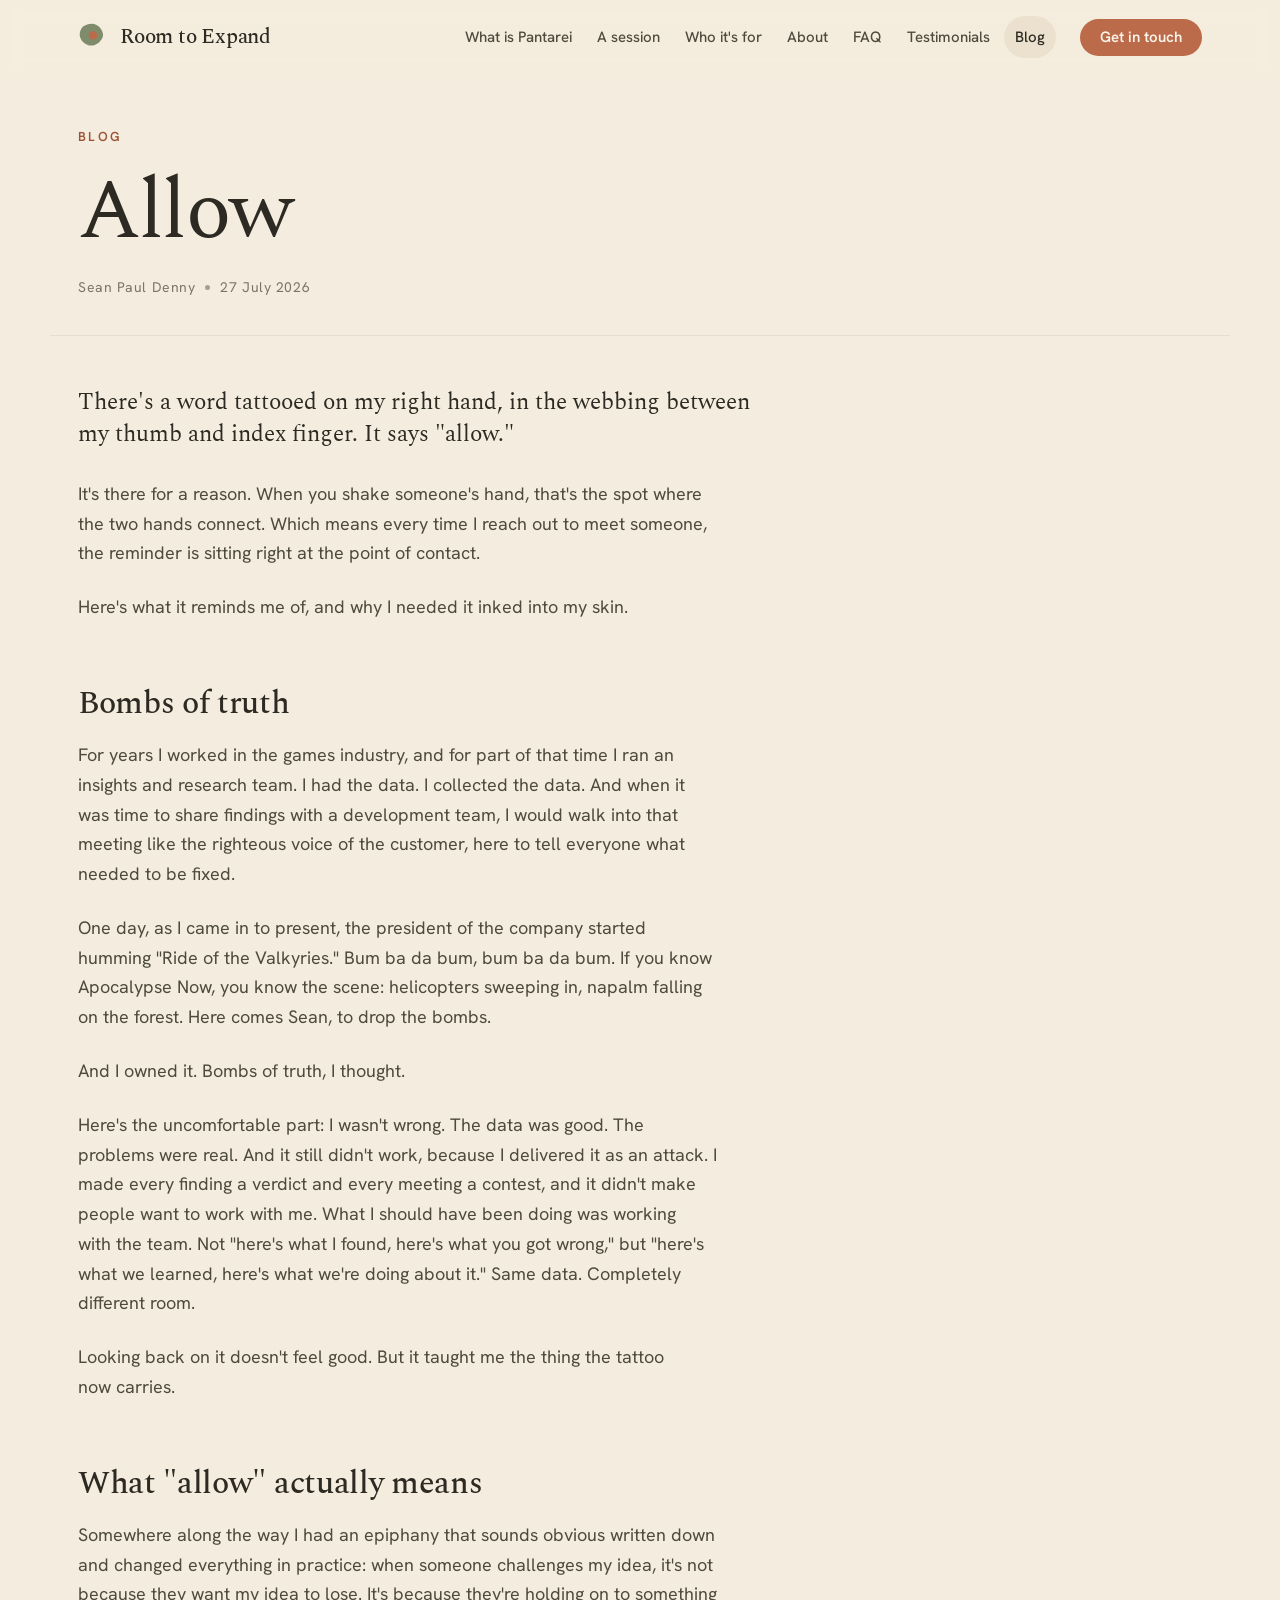
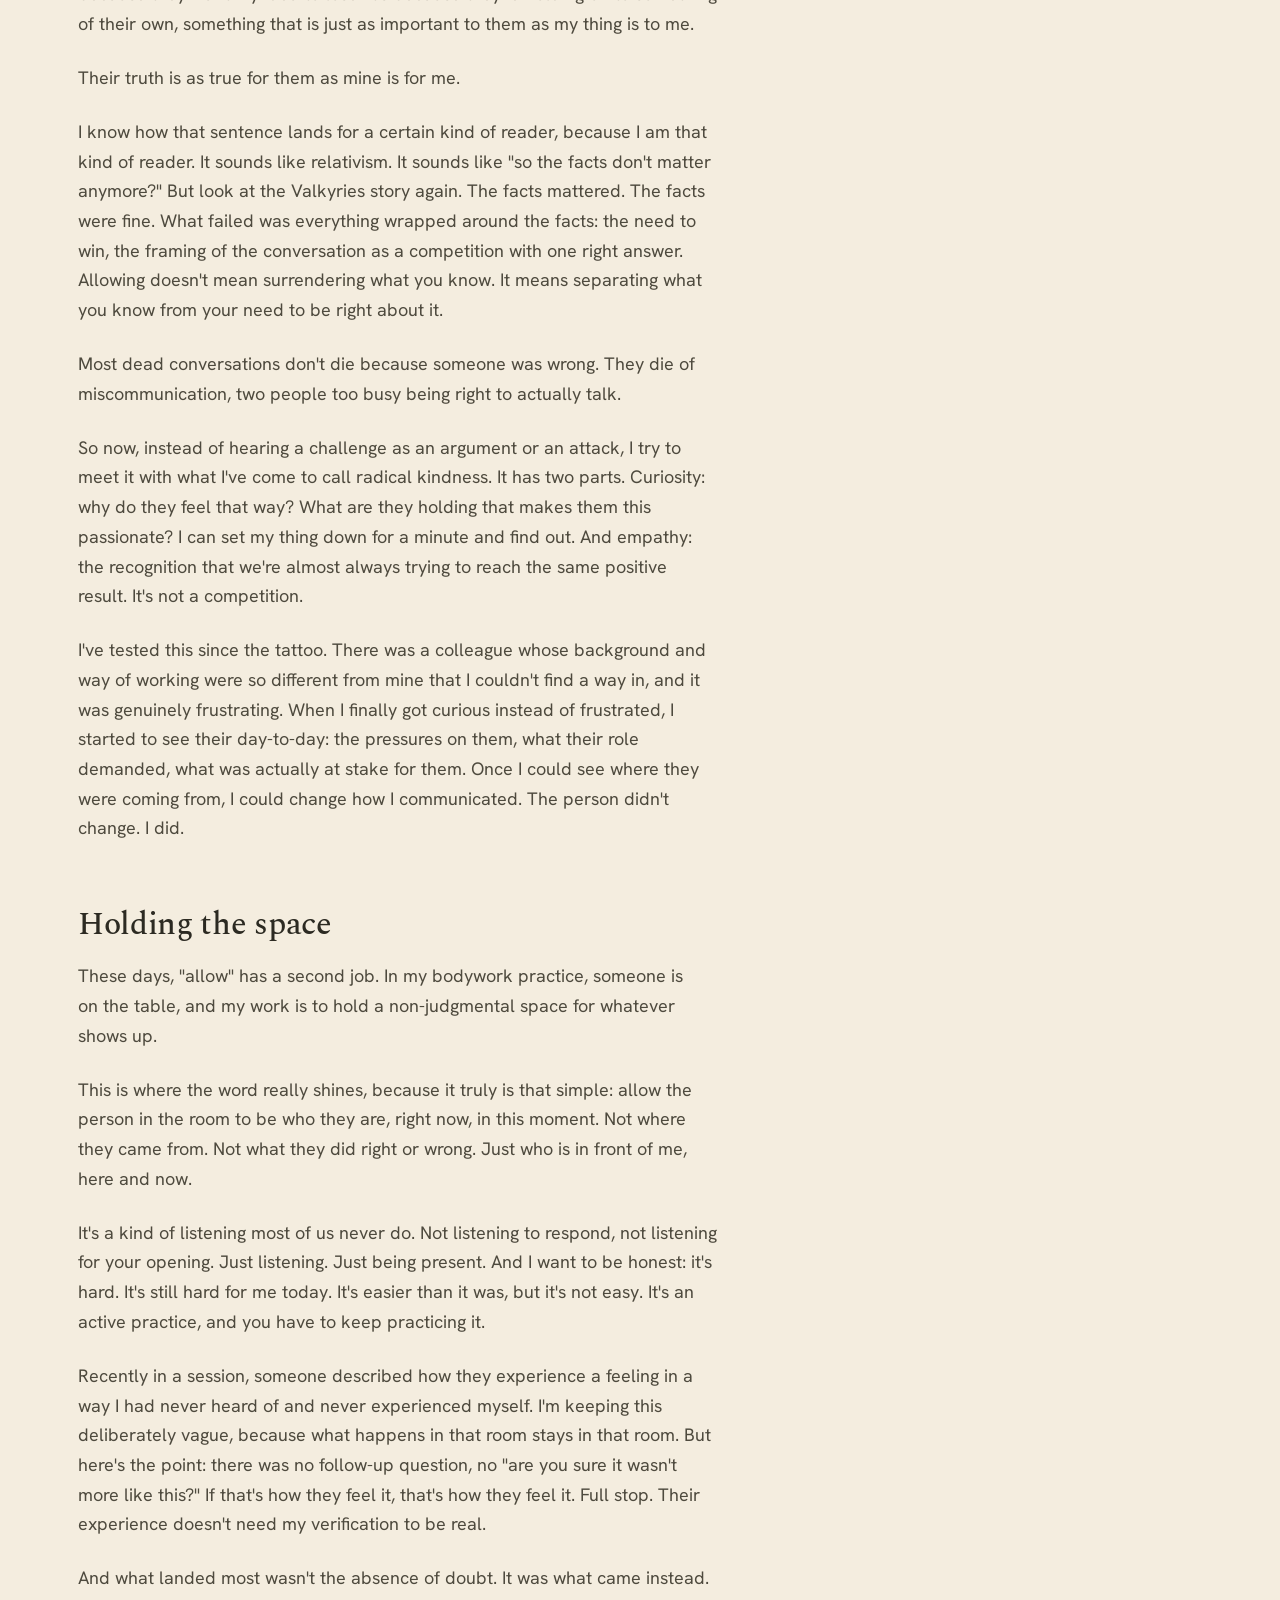
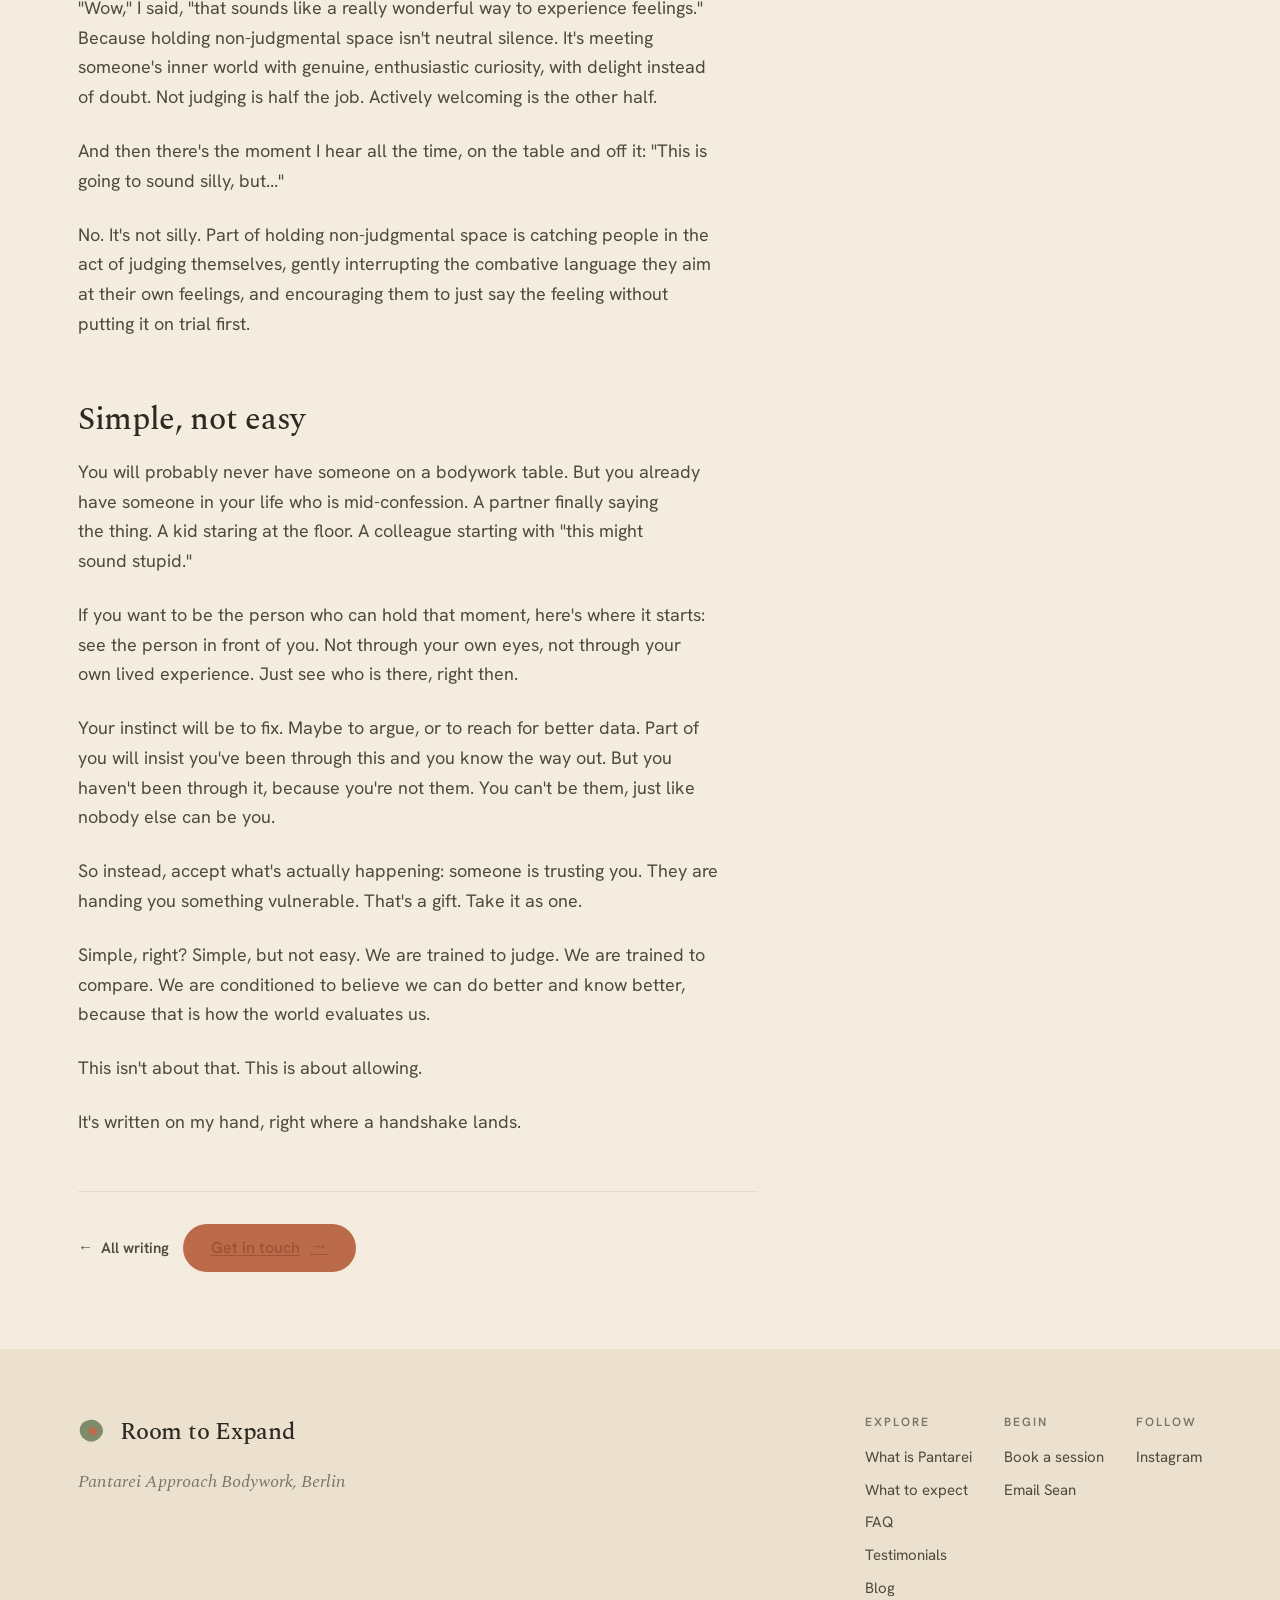
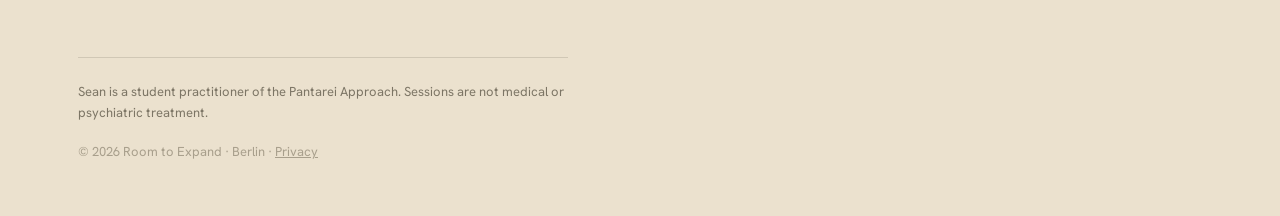
<file: allow.html>
<!doctype html>
<html lang="en">
<head>
<meta charset="utf-8">
<meta name="viewport" content="width=device-width, initial-scale=1">
<title>Allow: Holding Non-Judgmental Space | Room to Expand</title>
<meta name="description" content="A word tattooed on my hand, the games industry, and learning to hold non-judgmental space for whoever is in front of you. Room to Expand, Berlin.">
<meta property="og:title" content="Allow: Holding Non-Judgmental Space">
<meta property="og:description" content="A word tattooed on my hand, the games industry, and learning to hold non-judgmental space for whoever is in front of you. Room to Expand, Berlin.">
<meta property="og:type" content="article">
<link rel="stylesheet" href="/fonts/fonts.css">

<script type="application/ld+json">
{
  "@context": "https://schema.org",
  "@graph": [
    {
      "@type": "LocalBusiness",
      "@id": "https://roomtoexpand.me/#business",
      "name": "Room to Expand",
      "alternateName": "Room to Expand Berlin",
      "description": "Room to Expand is Sean Paul Denny's Pantarei somatic bodywork practice in Berlin. Sessions combine conversation and touch, offered in plain language for the curious, not the convinced.",
      "url": "https://roomtoexpand.me",
      "founder": { "@id": "https://roomtoexpand.me/#sean" },
      "employee": { "@id": "https://roomtoexpand.me/#sean" },
      "knowsAbout": ["Pantarei Approach", "somatic bodywork", "embodiment"],
      "address": {
        "@type": "PostalAddress",
        "postalCode": "12047",
        "addressLocality": "Berlin",
        "addressCountry": "DE"
      },
      "areaServed": { "@type": "City", "name": "Berlin" },
      "email": "seanpauldenny@gmail.com",
      "sameAs": [
        "https://www.instagram.com/roomtoexpand"
      ]
    },
    {
      "@type": "Person",
      "@id": "https://roomtoexpand.me/#sean",
      "name": "Sean Paul Denny",
      "jobTitle": "Pantarei somatic bodywork student practitioner",
      "description": "Sean Paul Denny is a student practitioner of the Pantarei Approach based in Berlin, and the founder of Room to Expand. He spent twenty years in the games industry before training in somatic bodywork.",
      "worksFor": { "@id": "https://roomtoexpand.me/#business" },
      "homeLocation": { "@type": "City", "name": "Berlin" },
      "knowsLanguage": ["en"],
      "alumniOf": {
        "@type": "EducationalOrganization",
        "name": "Pantarei Approach School",
        "address": { "@type": "PostalAddress", "addressLocality": "Berlin", "addressCountry": "DE" }
      },
      "sameAs": [
        "https://www.instagram.com/roomtoexpand"
      ]
    },
    {
      "@type": "BlogPosting",
      "@id": "https://roomtoexpand.me/allow#post",
      "headline": "Allow",
      "description": "A word tattooed on my hand, the games industry, and learning to hold non-judgmental space for whoever is in front of you.",
      "datePublished": "2026-07-27",
      "inLanguage": "en",
      "author": { "@id": "https://roomtoexpand.me/#sean" },
      "publisher": { "@id": "https://roomtoexpand.me/#business" },
      "mainEntityOfPage": "https://roomtoexpand.me/allow"
    }
  ]
}
</script>

<style>
:root{
  --paper:        #F4EDDF;
  --paper-lift:   #FAF5EA;
  --paper-deep:   #EBE1CE;
  --sage:         #7E8C6B;
  --sage-deep:    #56644A;
  --sage-soft:    #AEBA9B;
  --sage-wash:    #DDE3CF;
  --clay:         #BC6B4A;
  --clay-deep:    #9E5436;
  --clay-soft:    #E3B79E;
  --ink:          #2C2A22;
  --ink-soft:     #4E4A3E;
  --ink-mute:     #7C7565;
  --ink-faint:    #A89F8C;
  --line:         rgba(44,42,34,0.14);
  --line-soft:    rgba(44,42,34,0.08);
  --font-display: 'Spectral', Georgia, 'Times New Roman', serif;
  --font-body:    'Hanken Grotesk', system-ui, -apple-system, sans-serif;
  --measure: 64ch;
  --shell: 1180px;
  --ease: cubic-bezier(0.2,0.7,0.2,1);
}

*{box-sizing:border-box;}
html{scroll-behavior:smooth;}
body{
  margin:0;
  background:var(--paper);
  color:var(--ink);
  font-family:var(--font-body);
  font-size:18px;
  line-height:1.65;
  -webkit-font-smoothing:antialiased;
  text-rendering:optimizeLegibility;
  overflow-x:hidden;
}
a{color:inherit;}
img,svg{display:block;max-width:100%;}

.display{
  font-family:var(--font-display);
  font-weight:400;
  line-height:1.0;
  letter-spacing:-0.015em;
  margin:0;
  text-wrap:balance;
}
h1.display{font-size:clamp(44px,7vw,84px);}
.eyebrow{
  font-family:var(--font-body);
  font-weight:600;
  font-size:13px;
  letter-spacing:0.18em;
  text-transform:uppercase;
  color:var(--clay-deep);
  margin:0 0 22px;
}
p{max-width:var(--measure);text-wrap:pretty;}

.shell{max-width:var(--shell);margin:0 auto;padding:0 28px;}
section{position:relative;}
.band{padding:clamp(48px,6vw,88px) 0;}
.rule{height:1px;background:var(--line-soft);max-width:var(--shell);margin:0 auto;}

.btn{
  display:inline-flex;align-items:center;gap:10px;
  font-family:var(--font-body);font-weight:600;font-size:16px;
  padding:15px 28px;border-radius:999px;border:none;cursor:pointer;
  text-decoration:none;line-height:1;white-space:nowrap;
  transition:background .25s var(--ease), color .25s var(--ease), transform .15s var(--ease);
}
.btn-clay{background:var(--clay);color:var(--paper-lift);}
.btn-clay:hover{background:var(--clay-deep);}
.btn-ghost{background:transparent;color:var(--ink);box-shadow:inset 0 0 0 1.5px var(--line);}
.btn-ghost:hover{box-shadow:inset 0 0 0 1.5px var(--ink);}
.btn .arrow{font-family:var(--font-display);font-size:18px;transform:translateY(-1px);}

/* header */
.hdr{
  position:sticky;top:0;z-index:50;
  background:color-mix(in srgb, var(--paper) 82%, transparent);
  backdrop-filter:saturate(1.2) blur(10px);
  border-bottom:1px solid transparent;
  transition:border-color .3s var(--ease), background .3s var(--ease);
}
.hdr.scrolled{border-bottom-color:var(--line-soft);}
.hdr-in{display:flex;align-items:center;gap:24px;height:74px;}
.brand{display:flex;align-items:center;gap:12px;text-decoration:none;flex:none;}
.brand .mark{width:30px;height:30px;flex:none;}
.brand .name{font-family:var(--font-display);font-weight:500;font-size:21px;letter-spacing:-0.01em;color:var(--ink);white-space:nowrap;}
.nav{display:flex;gap:3px;margin-left:auto;}
.nav a{
  font-size:15px;font-weight:500;color:var(--ink-soft);text-decoration:none;white-space:nowrap;
  padding:9px 11px;border-radius:999px;transition:color .2s var(--ease), background .2s var(--ease);
}
.nav a:hover{color:var(--ink);background:var(--paper-deep);}
.nav a.active{color:var(--ink);background:var(--paper-deep);}
.nav .nav-cta{display:none;}
.hdr .btn{padding:11px 20px;font-size:15px;}

/* hamburger toggle — hidden on desktop */
.nav-toggle{
  display:none;margin-left:12px;flex:none;
  width:44px;height:44px;padding:0;border:none;cursor:pointer;
  background:transparent;align-items:center;justify-content:center;
}
.nav-toggle .bars{position:relative;width:22px;height:14px;}
.nav-toggle .bars span{
  position:absolute;left:0;width:100%;height:2px;border-radius:2px;background:var(--ink);
  transition:transform .3s var(--ease), opacity .2s var(--ease), top .3s var(--ease);
}
.nav-toggle .bars span:nth-child(1){top:0;}
.nav-toggle .bars span:nth-child(2){top:6px;}
.nav-toggle .bars span:nth-child(3){top:12px;}
.nav-toggle[aria-expanded="true"] .bars span:nth-child(1){top:6px;transform:rotate(45deg);}
.nav-toggle[aria-expanded="true"] .bars span:nth-child(2){opacity:0;}
.nav-toggle[aria-expanded="true"] .bars span:nth-child(3){top:6px;transform:rotate(-45deg);}

@media(max-width:1080px){
  .hdr-in{gap:12px;}
  .hdr-cta{display:none;}
  .nav-toggle{display:inline-flex;}
  .nav{
    position:absolute;top:100%;left:0;right:0;
    flex-direction:column;gap:4px;margin-left:0;
    background:var(--paper-lift);
    border-bottom:1px solid var(--line-soft);
    box-shadow:0 22px 44px rgba(44,42,34,0.13);
    padding:12px;
    max-height:0;overflow:hidden;
    opacity:0;visibility:hidden;
    transition:max-height .32s var(--ease), opacity .24s var(--ease), visibility .24s var(--ease);
  }
  .nav.open{max-height:85vh;opacity:1;visibility:visible;overflow:auto;}
  .nav a{font-size:17px;padding:14px 16px;border-radius:12px;}
  .nav .nav-cta{
    display:inline-flex;justify-content:center;margin-top:6px;
    color:var(--paper-lift);font-size:16px;
  }
  .nav .nav-cta:hover{background:var(--clay-deep);color:var(--paper-lift);}
}

/* post hero */
.post-hero{padding:clamp(32px,4vw,56px) 0 clamp(24px,3vw,36px);}
.post-hero h1{max-width:16ch;}
.post-meta{
  margin-top:22px;font-size:14px;letter-spacing:0.04em;
  color:var(--ink-mute);display:flex;align-items:center;gap:10px;flex-wrap:wrap;
}
.post-meta .dot{width:5px;height:5px;border-radius:50%;background:var(--ink-faint);}

/* article content */
.content{max-width:68ch;}
.content .intro{font-size:clamp(20px,2.1vw,23px);color:var(--ink);font-family:var(--font-display);line-height:1.4;margin:0 0 1.2em;}
.content p{margin:0 0 1.35em;color:var(--ink-soft);}
.content h2{
  font-family:var(--font-display);font-weight:500;
  font-size:clamp(24px,3vw,32px);line-height:1.15;color:var(--ink);
  margin:2em 0 .55em;letter-spacing:-0.01em;
}
.content strong{color:var(--ink);font-weight:600;}
.content em{font-style:italic;}
.content a{color:var(--clay-deep);text-decoration:underline;text-underline-offset:2px;}
.content a:hover{color:var(--clay);}

/* post footer cta */
.post-end{
  margin-top:3em;padding-top:1.8em;border-top:1px solid var(--line-soft);
  display:flex;gap:14px;flex-wrap:wrap;align-items:center;
}
.post-end .back{
  font-weight:600;font-size:15px;color:var(--ink-soft);text-decoration:none;
  display:inline-flex;align-items:center;gap:8px;
}
.post-end .back:hover{color:var(--clay-deep);}
.post-end .back .arrow{font-family:var(--font-display);}

/* footer */
.foot{background:var(--paper-deep);color:var(--ink-soft);padding:64px 0 40px;}
.foot-top{display:flex;justify-content:space-between;gap:40px;flex-wrap:wrap;align-items:flex-start;}
.foot .brand .name{font-size:24px;}
.foot .tagline{margin-top:14px;font-family:var(--font-display);font-style:italic;font-size:18px;color:var(--ink-mute);}
.foot-links{display:flex;gap:32px;flex-wrap:wrap;}
.foot-col h4{font-family:var(--font-body);font-weight:600;font-size:12px;letter-spacing:0.16em;text-transform:uppercase;color:var(--ink-mute);margin:0 0 12px;}
.foot-col a{display:block;color:var(--ink-soft);text-decoration:none;font-size:15px;margin-bottom:8px;transition:color .2s var(--ease);}
.foot-col a:hover{color:var(--clay-deep);}
.foot-legal{margin-top:48px;padding-top:24px;border-top:1px solid var(--line);font-size:13px;line-height:1.6;color:var(--ink-mute);max-width:70ch;}
.foot-fine{margin-top:18px;font-size:13px;color:var(--ink-faint);}

@media(prefers-reduced-motion:no-preference){
  .reveal.in{animation:rte-fadeup .7s var(--ease) both;}
  @keyframes rte-fadeup{from{opacity:0;transform:translateY(22px);}to{opacity:1;transform:none;}}
}
</style>
</head>
<body>

<!-- ===================== HEADER ===================== -->
<header class="hdr" id="hdr">
  <div class="shell hdr-in">
    <a class="brand" href="index.html" aria-label="Room to Expand home">
      <svg class="mark" viewBox="0 0 100 100" aria-hidden="true">
        <path fill="#7E8C6B" d="M77.4,58.1c-6.3,12-21,21.5-35.6,20.5C27.1,77.6,12.5,66,7.7,52.3C2.9,38.6,7.9,22.7,19.4,13.7C30.9,4.8,48.8,2.8,62.1,9.7C75.4,16.6,84.1,32.4,83.4,44.5C82.7,56.6,72.5,65,77.4,58.1Z"/>
        <g transform="translate(50 50) rotate(35) scale(0.4) translate(-50 -50)">
          <path fill="#BC6B4A" d="M73.7,53.8c-6,12.6-20.5,20.9-35.1,19.1C24,71.1,9.4,59,6.3,45.5C3.2,31.8,11.5,16.7,24.7,9.6C37.9,2.4,56,3.2,66.8,11.3C77.6,19.4,81,34.8,79.6,45.5C78.1,56.2,71.6,62.3,73.7,53.8Z"/>
        </g>
      </svg>
      <span class="name">Room to Expand</span>
    </a>
    <nav class="nav" id="nav">
      <a href="what-is-pantarei.html">What is Pantarei</a>
      <a href="sessions.html">A session</a>
      <a href="index.html#who">Who it's for</a>
      <a href="index.html#about">About</a>
      <a href="faq.html">FAQ</a>
      <a href="testimonials.html">Testimonials</a>
      <a href="blog.html" class="active">Blog</a>
      <a class="btn btn-clay nav-cta" href="index.html#book">Get in touch</a>
    </nav>
    <a class="btn btn-clay hdr-cta" href="index.html#book">Get in touch</a>
    <button class="nav-toggle" id="navToggle" aria-label="Open menu" aria-expanded="false" aria-controls="nav">
      <span class="bars" aria-hidden="true"><span></span><span></span><span></span></span>
    </button>
  </div>
</header>

<!-- ===================== POST HERO ===================== -->
<section class="post-hero">
  <div class="shell">
    <p class="eyebrow"><a href="blog.html" style="color:inherit;text-decoration:none;">Blog</a></p>
    <h1 class="display">Allow</h1>
    <div class="post-meta">
      <span>Sean Paul Denny</span>
      <span class="dot"></span>
      <span>27 July 2026</span>
    </div>
  </div>
</section>

<div class="rule"></div>

<!-- ===================== ARTICLE ===================== -->
<section class="band" style="padding-top:clamp(32px,4vw,52px);">
  <div class="shell">
    <article class="content">
      <p class="intro">There's a word tattooed on my right hand, in the webbing between my thumb and index finger. It says "allow."</p>

      <p>It's there for a reason. When you shake someone's hand, that's the spot where the two hands connect. Which means every time I reach out to meet someone, the reminder is sitting right at the point of contact.</p>

      <p>Here's what it reminds me of, and why I needed it inked into my skin.</p>

      <h2>Bombs of truth</h2>
      <p>For years I worked in the games industry, and for part of that time I ran an insights and research team. I had the data. I collected the data. And when it was time to share findings with a development team, I would walk into that meeting like the righteous voice of the customer, here to tell everyone what needed to be fixed.</p>
      <p>One day, as I came in to present, the president of the company started humming "Ride of the Valkyries." Bum ba da bum, bum ba da bum. If you know Apocalypse Now, you know the scene: helicopters sweeping in, napalm falling on the forest. Here comes Sean, to drop the bombs.</p>
      <p>And I owned it. Bombs of truth, I thought.</p>
      <p>Here's the uncomfortable part: I wasn't wrong. The data was good. The problems were real. And it still didn't work, because I delivered it as an attack. I made every finding a verdict and every meeting a contest, and it didn't make people want to work with me. What I should have been doing was working with the team. Not "here's what I found, here's what you got wrong," but "here's what we learned, here's what we're doing about it." Same data. Completely different room.</p>
      <p>Looking back on it doesn't feel good. But it taught me the thing the tattoo now carries.</p>

      <h2>What "allow" actually means</h2>
      <p>Somewhere along the way I had an epiphany that sounds obvious written down and changed everything in practice: when someone challenges my idea, it's not because they want my idea to lose. It's because they're holding on to something of their own, something that is just as important to them as my thing is to me.</p>
      <p>Their truth is as true for them as mine is for me.</p>
      <p>I know how that sentence lands for a certain kind of reader, because I am that kind of reader. It sounds like relativism. It sounds like "so the facts don't matter anymore?" But look at the Valkyries story again. The facts mattered. The facts were fine. What failed was everything wrapped around the facts: the need to win, the framing of the conversation as a competition with one right answer. Allowing doesn't mean surrendering what you know. It means separating what you know from your need to be right about it.</p>
      <p>Most dead conversations don't die because someone was wrong. They die of miscommunication, two people too busy being right to actually talk.</p>
      <p>So now, instead of hearing a challenge as an argument or an attack, I try to meet it with what I've come to call radical kindness. It has two parts. Curiosity: why do they feel that way? What are they holding that makes them this passionate? I can set my thing down for a minute and find out. And empathy: the recognition that we're almost always trying to reach the same positive result. It's not a competition.</p>
      <p>I've tested this since the tattoo. There was a colleague whose background and way of working were so different from mine that I couldn't find a way in, and it was genuinely frustrating. When I finally got curious instead of frustrated, I started to see their day-to-day: the pressures on them, what their role demanded, what was actually at stake for them. Once I could see where they were coming from, I could change how I communicated. The person didn't change. I did.</p>

      <h2>Holding the space</h2>
      <p>These days, "allow" has a second job. In my bodywork practice, someone is on the table, and my work is to hold a non-judgmental space for whatever shows up.</p>
      <p>This is where the word really shines, because it truly is that simple: allow the person in the room to be who they are, right now, in this moment. Not where they came from. Not what they did right or wrong. Just who is in front of me, here and now.</p>
      <p>It's a kind of listening most of us never do. Not listening to respond, not listening for your opening. Just listening. Just being present. And I want to be honest: it's hard. It's still hard for me today. It's easier than it was, but it's not easy. It's an active practice, and you have to keep practicing it.</p>
      <p>Recently in a session, someone described how they experience a feeling in a way I had never heard of and never experienced myself. I'm keeping this deliberately vague, because what happens in that room stays in that room. But here's the point: there was no follow-up question, no "are you sure it wasn't more like this?" If that's how they feel it, that's how they feel it. Full stop. Their experience doesn't need my verification to be real.</p>
      <p>And what landed most wasn't the absence of doubt. It was what came instead. "Wow," I said, "that sounds like a really wonderful way to experience feelings." Because holding non-judgmental space isn't neutral silence. It's meeting someone's inner world with genuine, enthusiastic curiosity, with delight instead of doubt. Not judging is half the job. Actively welcoming is the other half.</p>
      <p>And then there's the moment I hear all the time, on the table and off it: "This is going to sound silly, but..."</p>
      <p>No. It's not silly. Part of holding non-judgmental space is catching people in the act of judging themselves, gently interrupting the combative language they aim at their own feelings, and encouraging them to just say the feeling without putting it on trial first.</p>

      <h2>Simple, not easy</h2>
      <p>You will probably never have someone on a bodywork table. But you already have someone in your life who is mid-confession. A partner finally saying the thing. A kid staring at the floor. A colleague starting with "this might sound stupid."</p>
      <p>If you want to be the person who can hold that moment, here's where it starts: see the person in front of you. Not through your own eyes, not through your own lived experience. Just see who is there, right then.</p>
      <p>Your instinct will be to fix. Maybe to argue, or to reach for better data. Part of you will insist you've been through this and you know the way out. But you haven't been through it, because you're not them. You can't be them, just like nobody else can be you.</p>
      <p>So instead, accept what's actually happening: someone is trusting you. They are handing you something vulnerable. That's a gift. Take it as one.</p>
      <p>Simple, right? Simple, but not easy. We are trained to judge. We are trained to compare. We are conditioned to believe we can do better and know better, because that is how the world evaluates us.</p>
      <p>This isn't about that. This is about allowing.</p>
      <p>It's written on my hand, right where a handshake lands.</p>

      <div class="post-end">
        <a class="back" href="blog.html"><span class="arrow">&larr;</span> All writing</a>
        <a class="btn btn-clay" href="index.html#book">Get in touch <span class="arrow">&rarr;</span></a>
      </div>
    </article>
  </div>
</section>

<!-- ===================== FOOTER ===================== -->
<footer class="foot">
  <div class="shell">
    <div class="foot-top">
      <div>
        <a class="brand" href="index.html">
          <svg class="mark" viewBox="0 0 100 100" aria-hidden="true" style="width:30px;height:30px;">
            <path fill="#7E8C6B" d="M77.4,58.1c-6.3,12-21,21.5-35.6,20.5C27.1,77.6,12.5,66,7.7,52.3C2.9,38.6,7.9,22.7,19.4,13.7C30.9,4.8,48.8,2.8,62.1,9.7C75.4,16.6,84.1,32.4,83.4,44.5C82.7,56.6,72.5,65,77.4,58.1Z"/>
            <g transform="translate(50 50) rotate(35) scale(0.4) translate(-50 -50)">
              <path fill="#BC6B4A" d="M73.7,53.8c-6,12.6-20.5,20.9-35.1,19.1C24,71.1,9.4,59,6.3,45.5C3.2,31.8,11.5,16.7,24.7,9.6C37.9,2.4,56,3.2,66.8,11.3C77.6,19.4,81,34.8,79.6,45.5C78.1,56.2,71.6,62.3,73.7,53.8Z"/>
            </g>
          </svg>
          <span class="name">Room to Expand</span>
        </a>
        <p class="tagline">Pantarei Approach Bodywork, Berlin</p>
      </div>
      <div class="foot-links">
        <div class="foot-col">
          <h4>Explore</h4>
          <a href="what-is-pantarei.html">What is Pantarei</a>
          <a href="sessions.html">What to expect</a>
          <a href="faq.html">FAQ</a>
          <a href="testimonials.html">Testimonials</a>
          <a href="blog.html">Blog</a>
        </div>
        <div class="foot-col">
          <h4>Begin</h4>
          <a href="index.html#book">Book a session</a>
          <a href="mailto:seanpauldenny@gmail.com">Email Sean</a>
        </div>
        <div class="foot-col">
          <h4>Follow</h4>
          <a href="https://www.instagram.com/roomtoexpand" target="_blank" rel="noopener">Instagram</a>
        </div>
      </div>
    </div>
    <p class="foot-legal">Sean is a student practitioner of the Pantarei Approach. Sessions are not medical or psychiatric treatment.</p>
    <p class="foot-fine">© 2026 Room to Expand · Berlin · <a href="/privacy">Privacy</a></p>
  </div>
</footer>

<script>
const hdr = document.getElementById('hdr');
const onScroll = () => hdr.classList.toggle('scrolled', window.scrollY > 12);
onScroll(); window.addEventListener('scroll', onScroll, {passive:true});

// mobile nav toggle
const navToggle = document.getElementById('navToggle');
const nav = document.getElementById('nav');
const setNav = (open) => {
  nav.classList.toggle('open', open);
  navToggle.setAttribute('aria-expanded', open ? 'true' : 'false');
  navToggle.setAttribute('aria-label', open ? 'Close menu' : 'Open menu');
};
navToggle.addEventListener('click', () => setNav(!nav.classList.contains('open')));
nav.querySelectorAll('a').forEach(a => a.addEventListener('click', () => setNav(false)));
document.addEventListener('keydown', (e) => { if (e.key === 'Escape') setNav(false); });
</script>
</body>
</html>
</file>
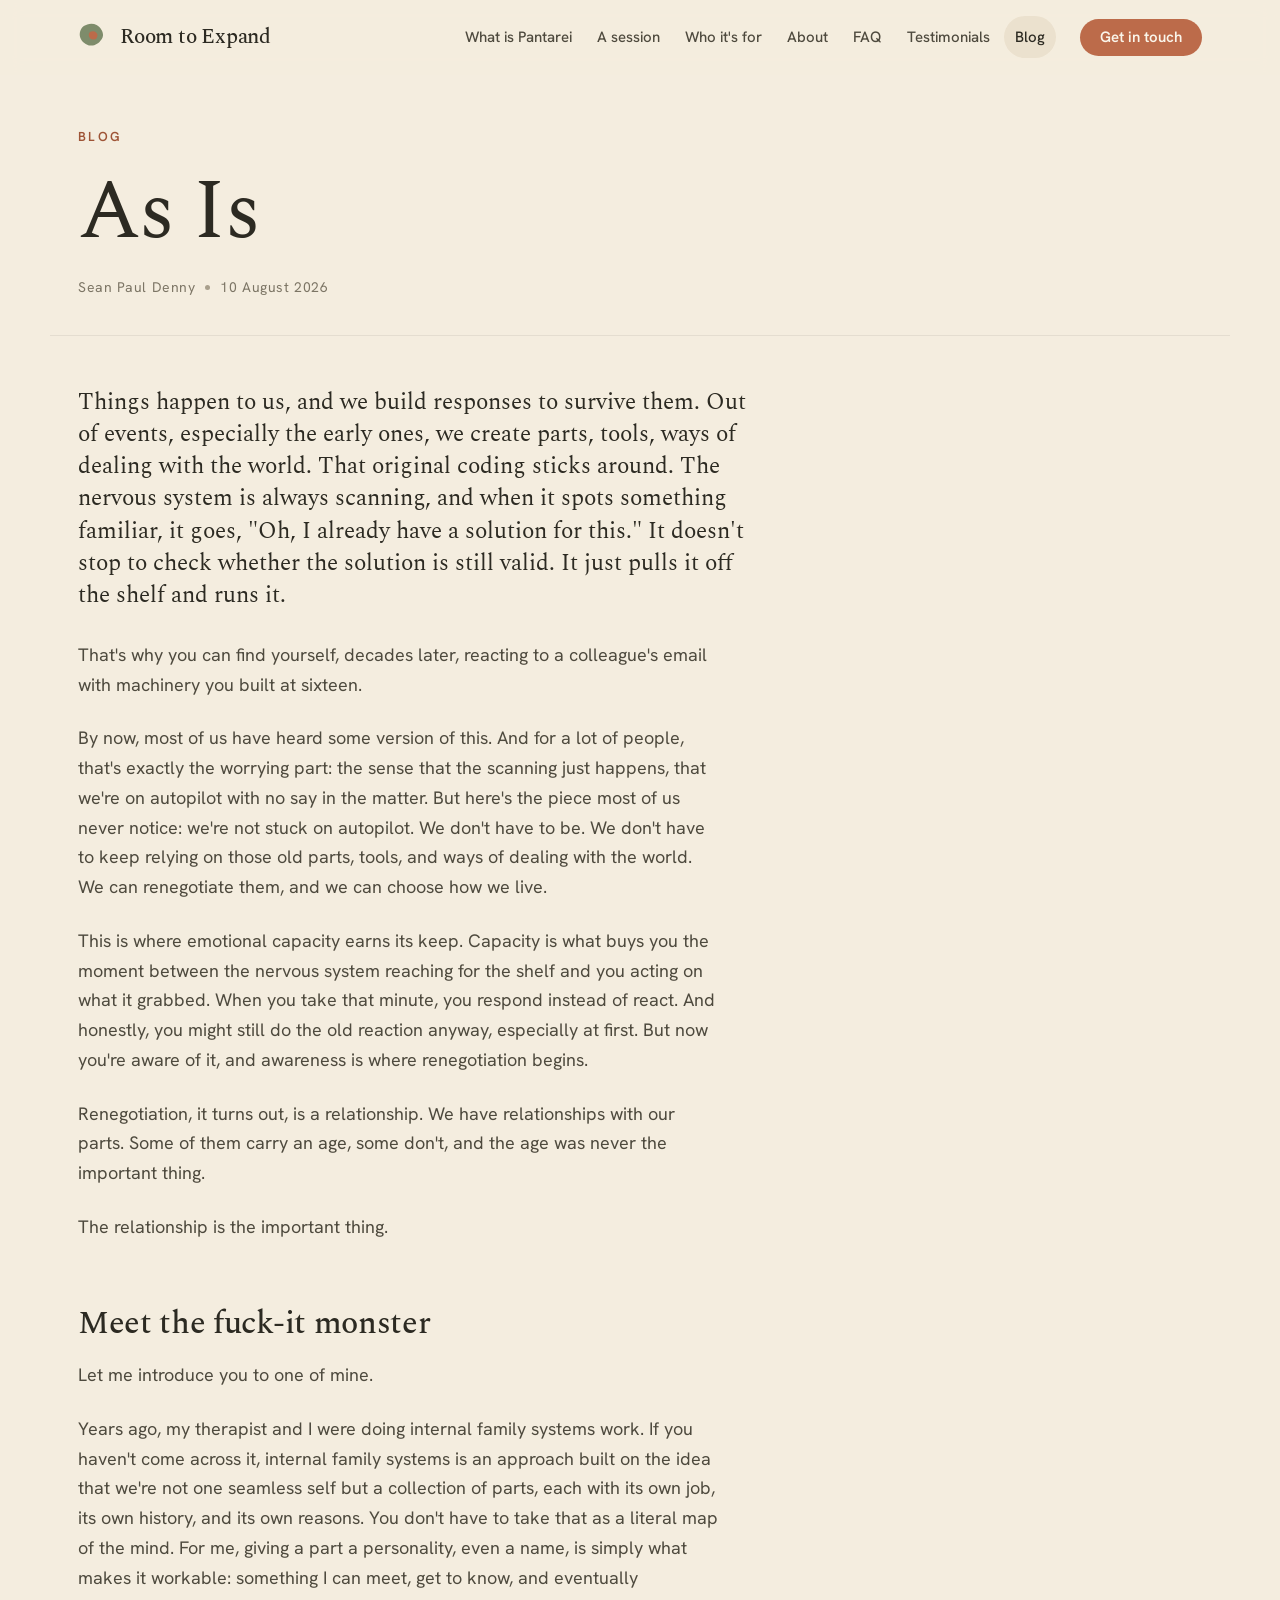
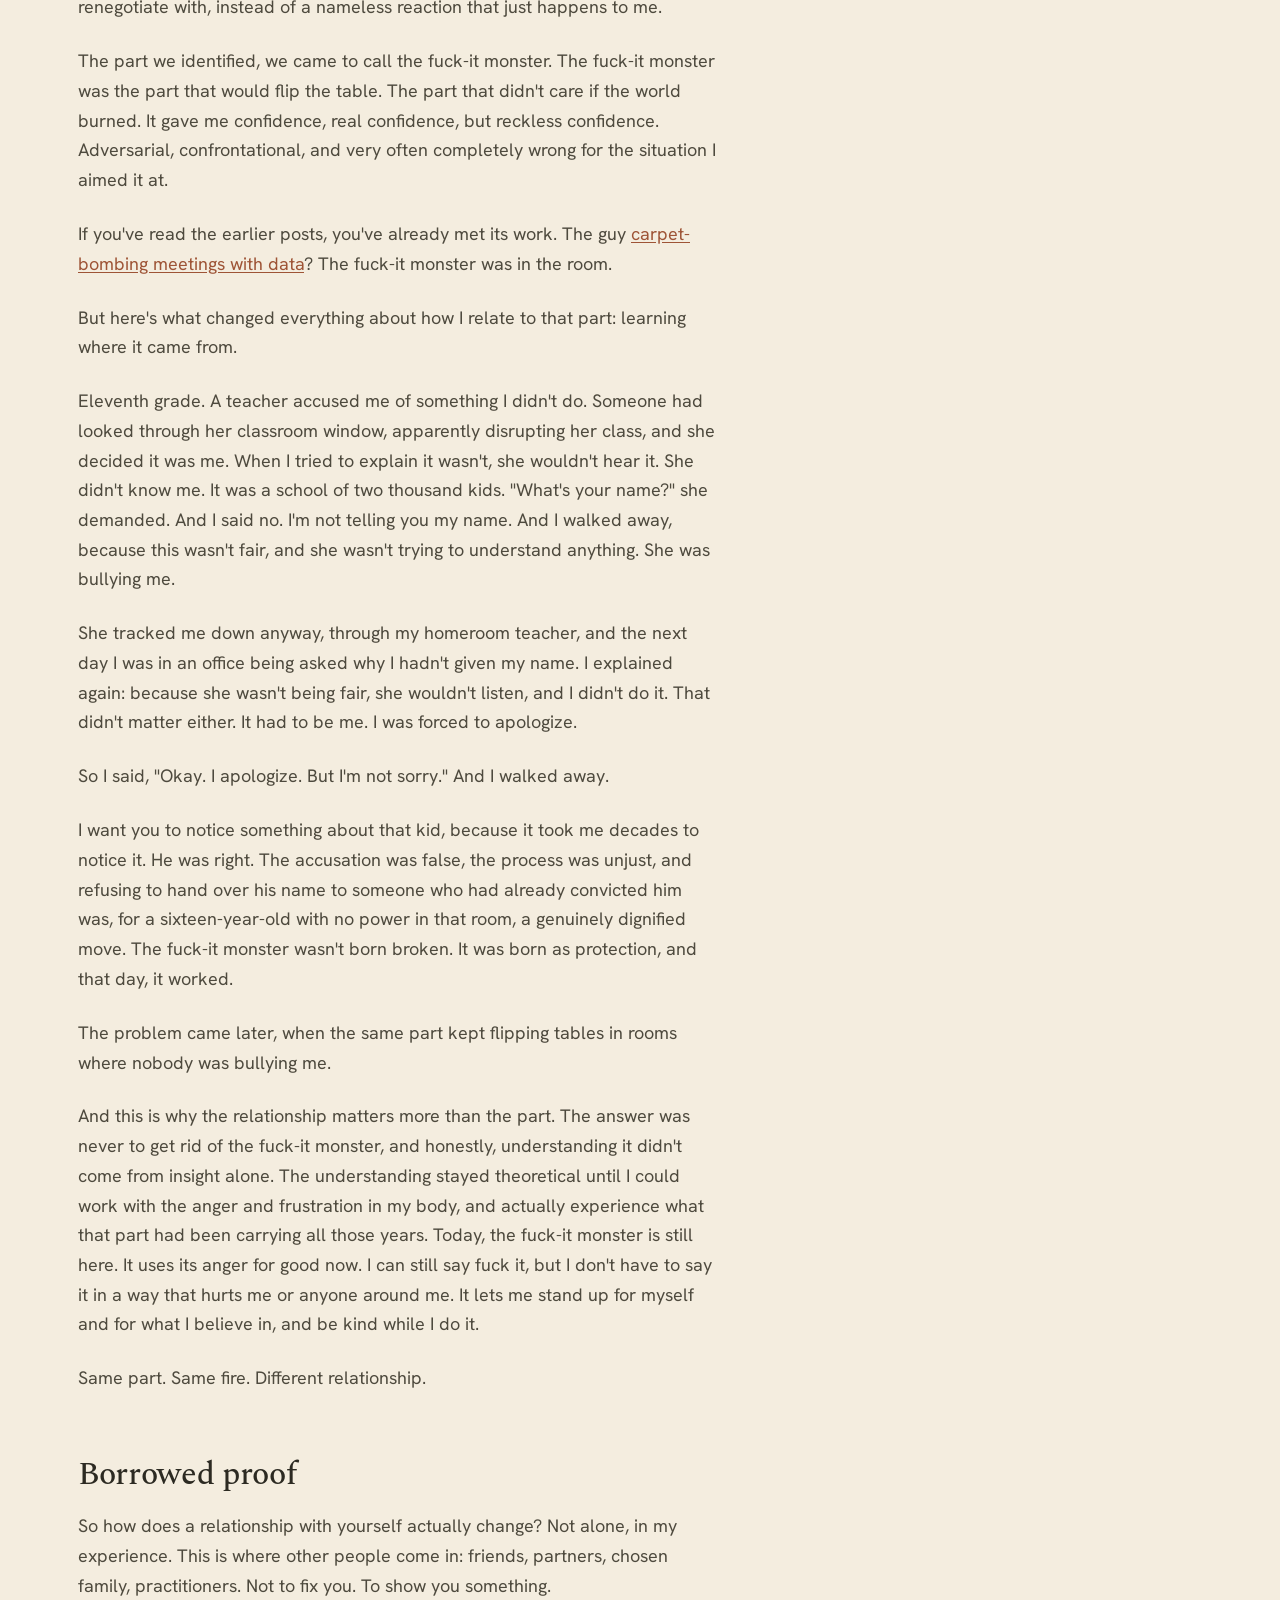
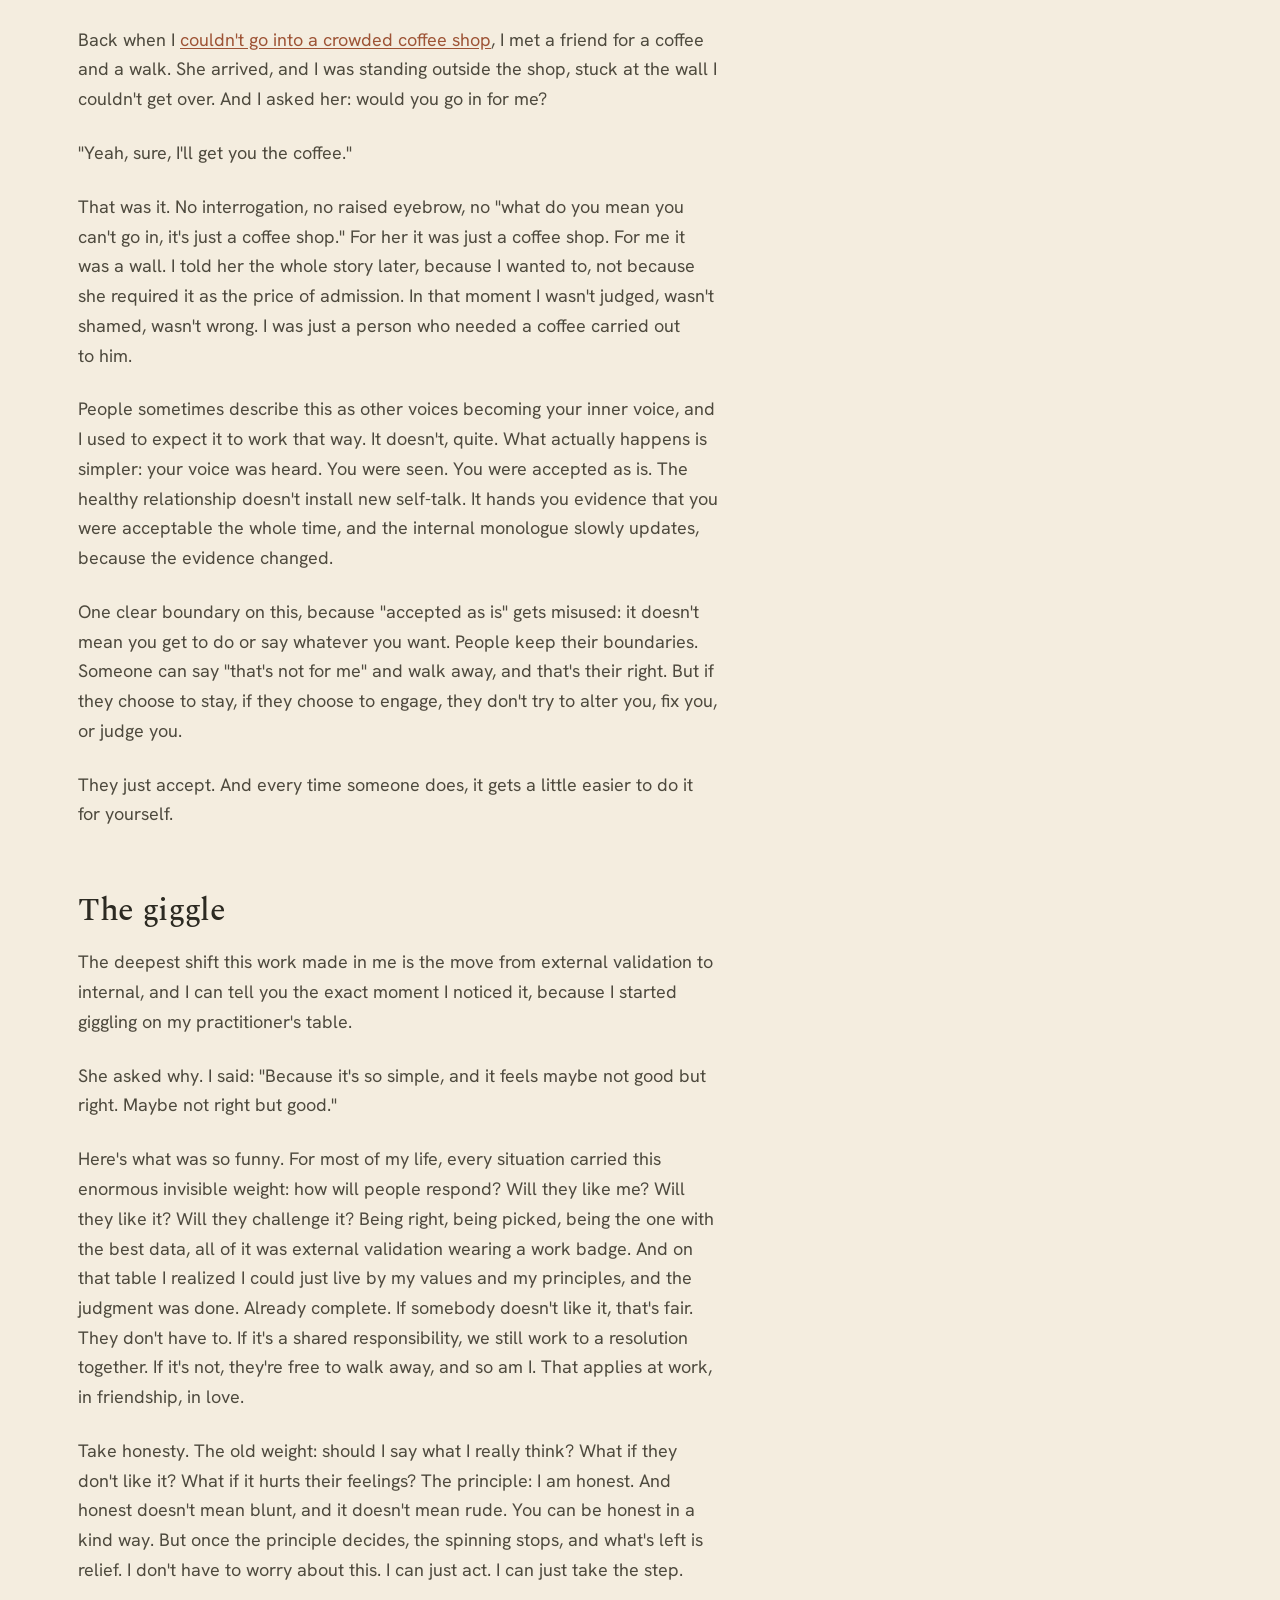
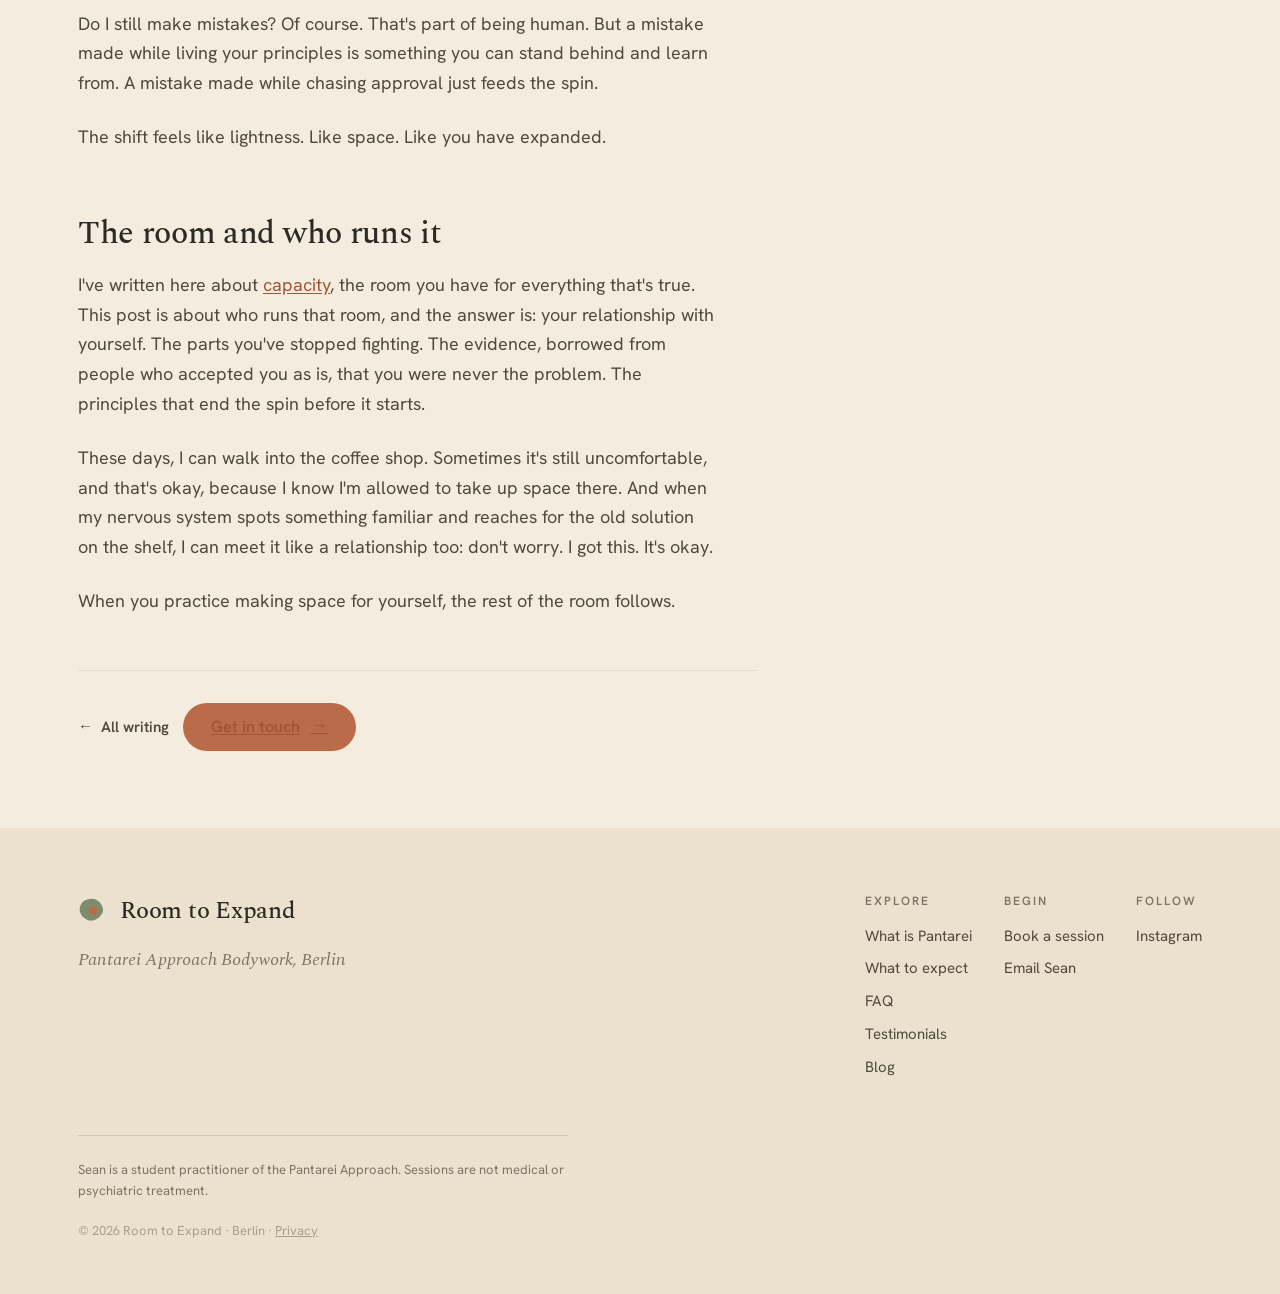
<file: as-is.html>
<!doctype html>
<html lang="en">
<head>
<meta charset="utf-8">
<meta name="viewport" content="width=device-width, initial-scale=1">
<title>As Is: Renegotiating the Parts of Yourself | Room to Expand</title>
<meta name="description" content="On the parts we build to survive, renegotiating them instead of fighting them, and how being accepted as is changes your relationship with yourself.">
<meta property="og:title" content="As Is: Renegotiating the Parts of Yourself">
<meta property="og:description" content="On the parts we build to survive, renegotiating them instead of fighting them, and how being accepted as is changes your relationship with yourself.">
<meta property="og:type" content="article">
<link rel="stylesheet" href="/fonts/fonts.css">

<script type="application/ld+json">
{
  "@context": "https://schema.org",
  "@graph": [
    {
      "@type": "LocalBusiness",
      "@id": "https://roomtoexpand.me/#business",
      "name": "Room to Expand",
      "alternateName": "Room to Expand Berlin",
      "description": "Room to Expand is Sean Paul Denny's Pantarei somatic bodywork practice in Berlin. Sessions combine conversation and touch, offered in plain language for the curious, not the convinced.",
      "url": "https://roomtoexpand.me",
      "founder": { "@id": "https://roomtoexpand.me/#sean" },
      "employee": { "@id": "https://roomtoexpand.me/#sean" },
      "knowsAbout": ["Pantarei Approach", "somatic bodywork", "embodiment"],
      "address": {
        "@type": "PostalAddress",
        "postalCode": "12047",
        "addressLocality": "Berlin",
        "addressCountry": "DE"
      },
      "areaServed": { "@type": "City", "name": "Berlin" },
      "email": "seanpauldenny@gmail.com",
      "sameAs": [
        "https://www.instagram.com/roomtoexpand"
      ]
    },
    {
      "@type": "Person",
      "@id": "https://roomtoexpand.me/#sean",
      "name": "Sean Paul Denny",
      "jobTitle": "Pantarei somatic bodywork student practitioner",
      "description": "Sean Paul Denny is a student practitioner of the Pantarei Approach based in Berlin, and the founder of Room to Expand. He spent twenty years in the games industry before training in somatic bodywork.",
      "worksFor": { "@id": "https://roomtoexpand.me/#business" },
      "homeLocation": { "@type": "City", "name": "Berlin" },
      "knowsLanguage": ["en"],
      "alumniOf": {
        "@type": "EducationalOrganization",
        "name": "Pantarei Approach School",
        "address": { "@type": "PostalAddress", "addressLocality": "Berlin", "addressCountry": "DE" }
      },
      "sameAs": [
        "https://www.instagram.com/roomtoexpand"
      ]
    },
    {
      "@type": "BlogPosting",
      "@id": "https://roomtoexpand.me/as-is#post",
      "headline": "As Is",
      "description": "On the parts we build to survive, renegotiating them instead of fighting them, and how being accepted as is changes your relationship with yourself.",
      "datePublished": "2026-08-10",
      "inLanguage": "en",
      "author": { "@id": "https://roomtoexpand.me/#sean" },
      "publisher": { "@id": "https://roomtoexpand.me/#business" },
      "mainEntityOfPage": "https://roomtoexpand.me/as-is"
    }
  ]
}
</script>

<style>
:root{
  --paper:        #F4EDDF;
  --paper-lift:   #FAF5EA;
  --paper-deep:   #EBE1CE;
  --sage:         #7E8C6B;
  --sage-deep:    #56644A;
  --sage-soft:    #AEBA9B;
  --sage-wash:    #DDE3CF;
  --clay:         #BC6B4A;
  --clay-deep:    #9E5436;
  --clay-soft:    #E3B79E;
  --ink:          #2C2A22;
  --ink-soft:     #4E4A3E;
  --ink-mute:     #7C7565;
  --ink-faint:    #A89F8C;
  --line:         rgba(44,42,34,0.14);
  --line-soft:    rgba(44,42,34,0.08);
  --font-display: 'Spectral', Georgia, 'Times New Roman', serif;
  --font-body:    'Hanken Grotesk', system-ui, -apple-system, sans-serif;
  --measure: 64ch;
  --shell: 1180px;
  --ease: cubic-bezier(0.2,0.7,0.2,1);
}

*{box-sizing:border-box;}
html{scroll-behavior:smooth;}
body{
  margin:0;
  background:var(--paper);
  color:var(--ink);
  font-family:var(--font-body);
  font-size:18px;
  line-height:1.65;
  -webkit-font-smoothing:antialiased;
  text-rendering:optimizeLegibility;
  overflow-x:hidden;
}
a{color:inherit;}
img,svg{display:block;max-width:100%;}

.display{
  font-family:var(--font-display);
  font-weight:400;
  line-height:1.0;
  letter-spacing:-0.015em;
  margin:0;
  text-wrap:balance;
}
h1.display{font-size:clamp(44px,7vw,84px);}
.eyebrow{
  font-family:var(--font-body);
  font-weight:600;
  font-size:13px;
  letter-spacing:0.18em;
  text-transform:uppercase;
  color:var(--clay-deep);
  margin:0 0 22px;
}
p{max-width:var(--measure);text-wrap:pretty;}

.shell{max-width:var(--shell);margin:0 auto;padding:0 28px;}
section{position:relative;}
.band{padding:clamp(48px,6vw,88px) 0;}
.rule{height:1px;background:var(--line-soft);max-width:var(--shell);margin:0 auto;}

.btn{
  display:inline-flex;align-items:center;gap:10px;
  font-family:var(--font-body);font-weight:600;font-size:16px;
  padding:15px 28px;border-radius:999px;border:none;cursor:pointer;
  text-decoration:none;line-height:1;white-space:nowrap;
  transition:background .25s var(--ease), color .25s var(--ease), transform .15s var(--ease);
}
.btn-clay{background:var(--clay);color:var(--paper-lift);}
.btn-clay:hover{background:var(--clay-deep);}
.btn-ghost{background:transparent;color:var(--ink);box-shadow:inset 0 0 0 1.5px var(--line);}
.btn-ghost:hover{box-shadow:inset 0 0 0 1.5px var(--ink);}
.btn .arrow{font-family:var(--font-display);font-size:18px;transform:translateY(-1px);}

/* header */
.hdr{
  position:sticky;top:0;z-index:50;
  background:color-mix(in srgb, var(--paper) 82%, transparent);
  backdrop-filter:saturate(1.2) blur(10px);
  border-bottom:1px solid transparent;
  transition:border-color .3s var(--ease), background .3s var(--ease);
}
.hdr.scrolled{border-bottom-color:var(--line-soft);}
.hdr-in{display:flex;align-items:center;gap:24px;height:74px;}
.brand{display:flex;align-items:center;gap:12px;text-decoration:none;flex:none;}
.brand .mark{width:30px;height:30px;flex:none;}
.brand .name{font-family:var(--font-display);font-weight:500;font-size:21px;letter-spacing:-0.01em;color:var(--ink);white-space:nowrap;}
.nav{display:flex;gap:3px;margin-left:auto;}
.nav a{
  font-size:15px;font-weight:500;color:var(--ink-soft);text-decoration:none;white-space:nowrap;
  padding:9px 11px;border-radius:999px;transition:color .2s var(--ease), background .2s var(--ease);
}
.nav a:hover{color:var(--ink);background:var(--paper-deep);}
.nav a.active{color:var(--ink);background:var(--paper-deep);}
.nav .nav-cta{display:none;}
.hdr .btn{padding:11px 20px;font-size:15px;}

/* hamburger toggle — hidden on desktop */
.nav-toggle{
  display:none;margin-left:12px;flex:none;
  width:44px;height:44px;padding:0;border:none;cursor:pointer;
  background:transparent;align-items:center;justify-content:center;
}
.nav-toggle .bars{position:relative;width:22px;height:14px;}
.nav-toggle .bars span{
  position:absolute;left:0;width:100%;height:2px;border-radius:2px;background:var(--ink);
  transition:transform .3s var(--ease), opacity .2s var(--ease), top .3s var(--ease);
}
.nav-toggle .bars span:nth-child(1){top:0;}
.nav-toggle .bars span:nth-child(2){top:6px;}
.nav-toggle .bars span:nth-child(3){top:12px;}
.nav-toggle[aria-expanded="true"] .bars span:nth-child(1){top:6px;transform:rotate(45deg);}
.nav-toggle[aria-expanded="true"] .bars span:nth-child(2){opacity:0;}
.nav-toggle[aria-expanded="true"] .bars span:nth-child(3){top:6px;transform:rotate(-45deg);}

@media(max-width:1080px){
  .hdr-in{gap:12px;}
  .hdr-cta{display:none;}
  .nav-toggle{display:inline-flex;}
  .nav{
    position:absolute;top:100%;left:0;right:0;
    flex-direction:column;gap:4px;margin-left:0;
    background:var(--paper-lift);
    border-bottom:1px solid var(--line-soft);
    box-shadow:0 22px 44px rgba(44,42,34,0.13);
    padding:12px;
    max-height:0;overflow:hidden;
    opacity:0;visibility:hidden;
    transition:max-height .32s var(--ease), opacity .24s var(--ease), visibility .24s var(--ease);
  }
  .nav.open{max-height:85vh;opacity:1;visibility:visible;overflow:auto;}
  .nav a{font-size:17px;padding:14px 16px;border-radius:12px;}
  .nav .nav-cta{
    display:inline-flex;justify-content:center;margin-top:6px;
    color:var(--paper-lift);font-size:16px;
  }
  .nav .nav-cta:hover{background:var(--clay-deep);color:var(--paper-lift);}
}

/* post hero */
.post-hero{padding:clamp(32px,4vw,56px) 0 clamp(24px,3vw,36px);}
.post-hero h1{max-width:16ch;}
.post-meta{
  margin-top:22px;font-size:14px;letter-spacing:0.04em;
  color:var(--ink-mute);display:flex;align-items:center;gap:10px;flex-wrap:wrap;
}
.post-meta .dot{width:5px;height:5px;border-radius:50%;background:var(--ink-faint);}

/* article content */
.content{max-width:68ch;}
.content .intro{font-size:clamp(20px,2.1vw,23px);color:var(--ink);font-family:var(--font-display);line-height:1.4;margin:0 0 1.2em;}
.content p{margin:0 0 1.35em;color:var(--ink-soft);}
.content h2{
  font-family:var(--font-display);font-weight:500;
  font-size:clamp(24px,3vw,32px);line-height:1.15;color:var(--ink);
  margin:2em 0 .55em;letter-spacing:-0.01em;
}
.content strong{color:var(--ink);font-weight:600;}
.content em{font-style:italic;}
.content a{color:var(--clay-deep);text-decoration:underline;text-underline-offset:2px;}
.content a:hover{color:var(--clay);}

/* post footer cta */
.post-end{
  margin-top:3em;padding-top:1.8em;border-top:1px solid var(--line-soft);
  display:flex;gap:14px;flex-wrap:wrap;align-items:center;
}
.post-end .back{
  font-weight:600;font-size:15px;color:var(--ink-soft);text-decoration:none;
  display:inline-flex;align-items:center;gap:8px;
}
.post-end .back:hover{color:var(--clay-deep);}
.post-end .back .arrow{font-family:var(--font-display);}

/* footer */
.foot{background:var(--paper-deep);color:var(--ink-soft);padding:64px 0 40px;}
.foot-top{display:flex;justify-content:space-between;gap:40px;flex-wrap:wrap;align-items:flex-start;}
.foot .brand .name{font-size:24px;}
.foot .tagline{margin-top:14px;font-family:var(--font-display);font-style:italic;font-size:18px;color:var(--ink-mute);}
.foot-links{display:flex;gap:32px;flex-wrap:wrap;}
.foot-col h4{font-family:var(--font-body);font-weight:600;font-size:12px;letter-spacing:0.16em;text-transform:uppercase;color:var(--ink-mute);margin:0 0 12px;}
.foot-col a{display:block;color:var(--ink-soft);text-decoration:none;font-size:15px;margin-bottom:8px;transition:color .2s var(--ease);}
.foot-col a:hover{color:var(--clay-deep);}
.foot-legal{margin-top:48px;padding-top:24px;border-top:1px solid var(--line);font-size:13px;line-height:1.6;color:var(--ink-mute);max-width:70ch;}
.foot-fine{margin-top:18px;font-size:13px;color:var(--ink-faint);}

@media(prefers-reduced-motion:no-preference){
  .reveal.in{animation:rte-fadeup .7s var(--ease) both;}
  @keyframes rte-fadeup{from{opacity:0;transform:translateY(22px);}to{opacity:1;transform:none;}}
}
</style>
</head>
<body>

<!-- ===================== HEADER ===================== -->
<header class="hdr" id="hdr">
  <div class="shell hdr-in">
    <a class="brand" href="index.html" aria-label="Room to Expand home">
      <svg class="mark" viewBox="0 0 100 100" aria-hidden="true">
        <path fill="#7E8C6B" d="M77.4,58.1c-6.3,12-21,21.5-35.6,20.5C27.1,77.6,12.5,66,7.7,52.3C2.9,38.6,7.9,22.7,19.4,13.7C30.9,4.8,48.8,2.8,62.1,9.7C75.4,16.6,84.1,32.4,83.4,44.5C82.7,56.6,72.5,65,77.4,58.1Z"/>
        <g transform="translate(50 50) rotate(35) scale(0.4) translate(-50 -50)">
          <path fill="#BC6B4A" d="M73.7,53.8c-6,12.6-20.5,20.9-35.1,19.1C24,71.1,9.4,59,6.3,45.5C3.2,31.8,11.5,16.7,24.7,9.6C37.9,2.4,56,3.2,66.8,11.3C77.6,19.4,81,34.8,79.6,45.5C78.1,56.2,71.6,62.3,73.7,53.8Z"/>
        </g>
      </svg>
      <span class="name">Room to Expand</span>
    </a>
    <nav class="nav" id="nav">
      <a href="what-is-pantarei.html">What is Pantarei</a>
      <a href="sessions.html">A session</a>
      <a href="index.html#who">Who it's for</a>
      <a href="index.html#about">About</a>
      <a href="faq.html">FAQ</a>
      <a href="testimonials.html">Testimonials</a>
      <a href="blog.html" class="active">Blog</a>
      <a class="btn btn-clay nav-cta" href="index.html#book">Get in touch</a>
    </nav>
    <a class="btn btn-clay hdr-cta" href="index.html#book">Get in touch</a>
    <button class="nav-toggle" id="navToggle" aria-label="Open menu" aria-expanded="false" aria-controls="nav">
      <span class="bars" aria-hidden="true"><span></span><span></span><span></span></span>
    </button>
  </div>
</header>

<!-- ===================== POST HERO ===================== -->
<section class="post-hero">
  <div class="shell">
    <p class="eyebrow"><a href="blog.html" style="color:inherit;text-decoration:none;">Blog</a></p>
    <h1 class="display">As Is</h1>
    <div class="post-meta">
      <span>Sean Paul Denny</span>
      <span class="dot"></span>
      <span>10 August 2026</span>
    </div>
  </div>
</section>

<div class="rule"></div>

<!-- ===================== ARTICLE ===================== -->
<section class="band" style="padding-top:clamp(32px,4vw,52px);">
  <div class="shell">
    <article class="content">
      <p class="intro">Things happen to us, and we build responses to survive them. Out of events, especially the early ones, we create parts, tools, ways of dealing with the world. That original coding sticks around. The nervous system is always scanning, and when it spots something familiar, it goes, "Oh, I already have a solution for this." It doesn't stop to check whether the solution is still valid. It just pulls it off the shelf and runs it.</p>

      <p>That's why you can find yourself, decades later, reacting to a colleague's email with machinery you built at sixteen.</p>

      <p>By now, most of us have heard some version of this. And for a lot of people, that's exactly the worrying part: the sense that the scanning just happens, that we're on autopilot with no say in the matter. But here's the piece most of us never notice: we're not stuck on autopilot. We don't have to be. We don't have to keep relying on those old parts, tools, and ways of dealing with the world. We can renegotiate them, and we can choose how we live.</p>

      <p>This is where emotional capacity earns its keep. Capacity is what buys you the moment between the nervous system reaching for the shelf and you acting on what it grabbed. When you take that minute, you respond instead of react. And honestly, you might still do the old reaction anyway, especially at first. But now you're aware of it, and awareness is where renegotiation begins.</p>

      <p>Renegotiation, it turns out, is a relationship. We have relationships with our parts. Some of them carry an age, some don't, and the age was never the important thing.</p>

      <p>The relationship is the important thing.</p>

      <h2>Meet the fuck-it monster</h2>
      <p>Let me introduce you to one of mine.</p>
      <p>Years ago, my therapist and I were doing internal family systems work. If you haven't come across it, internal family systems is an approach built on the idea that we're not one seamless self but a collection of parts, each with its own job, its own history, and its own reasons. You don't have to take that as a literal map of the mind. For me, giving a part a personality, even a name, is simply what makes it workable: something I can meet, get to know, and eventually renegotiate with, instead of a nameless reaction that just happens to me.</p>
      <p>The part we identified, we came to call the fuck-it monster. The fuck-it monster was the part that would flip the table. The part that didn't care if the world burned. It gave me confidence, real confidence, but reckless confidence. Adversarial, confrontational, and very often completely wrong for the situation I aimed it at.</p>
      <p>If you've read the earlier posts, you've already met its work. The guy <a href="allow.html">carpet-bombing meetings with data</a>? The fuck-it monster was in the room.</p>
      <p>But here's what changed everything about how I relate to that part: learning where it came from.</p>
      <p>Eleventh grade. A teacher accused me of something I didn't do. Someone had looked through her classroom window, apparently disrupting her class, and she decided it was me. When I tried to explain it wasn't, she wouldn't hear it. She didn't know me. It was a school of two thousand kids. "What's your name?" she demanded. And I said no. I'm not telling you my name. And I walked away, because this wasn't fair, and she wasn't trying to understand anything. She was bullying me.</p>
      <p>She tracked me down anyway, through my homeroom teacher, and the next day I was in an office being asked why I hadn't given my name. I explained again: because she wasn't being fair, she wouldn't listen, and I didn't do it. That didn't matter either. It had to be me. I was forced to apologize.</p>
      <p>So I said, "Okay. I apologize. But I'm not sorry." And I walked away.</p>
      <p>I want you to notice something about that kid, because it took me decades to notice it. He was right. The accusation was false, the process was unjust, and refusing to hand over his name to someone who had already convicted him was, for a sixteen-year-old with no power in that room, a genuinely dignified move. The fuck-it monster wasn't born broken. It was born as protection, and that day, it worked.</p>
      <p>The problem came later, when the same part kept flipping tables in rooms where nobody was bullying me.</p>
      <p>And this is why the relationship matters more than the part. The answer was never to get rid of the fuck-it monster, and honestly, understanding it didn't come from insight alone. The understanding stayed theoretical until I could work with the anger and frustration in my body, and actually experience what that part had been carrying all those years. Today, the fuck-it monster is still here. It uses its anger for good now. I can still say fuck it, but I don't have to say it in a way that hurts me or anyone around me. It lets me stand up for myself and for what I believe in, and be kind while I do it.</p>
      <p>Same part. Same fire. Different relationship.</p>

      <h2>Borrowed proof</h2>
      <p>So how does a relationship with yourself actually change? Not alone, in my experience. This is where other people come in: friends, partners, chosen family, practitioners. Not to fix you. To show you something.</p>
      <p>Back when I <a href="the-box.html">couldn't go into a crowded coffee shop</a>, I met a friend for a coffee and a walk. She arrived, and I was standing outside the shop, stuck at the wall I couldn't get over. And I asked her: would you go in for me?</p>
      <p>"Yeah, sure, I'll get you the coffee."</p>
      <p>That was it. No interrogation, no raised eyebrow, no "what do you mean you can't go in, it's just a coffee shop." For her it was just a coffee shop. For me it was a wall. I told her the whole story later, because I wanted to, not because she required it as the price of admission. In that moment I wasn't judged, wasn't shamed, wasn't wrong. I was just a person who needed a coffee carried out to him.</p>
      <p>People sometimes describe this as other voices becoming your inner voice, and I used to expect it to work that way. It doesn't, quite. What actually happens is simpler: your voice was heard. You were seen. You were accepted as is. The healthy relationship doesn't install new self-talk. It hands you evidence that you were acceptable the whole time, and the internal monologue slowly updates, because the evidence changed.</p>
      <p>One clear boundary on this, because "accepted as is" gets misused: it doesn't mean you get to do or say whatever you want. People keep their boundaries. Someone can say "that's not for me" and walk away, and that's their right. But if they choose to stay, if they choose to engage, they don't try to alter you, fix you, or judge you.</p>
      <p>They just accept. And every time someone does, it gets a little easier to do it for yourself.</p>

      <h2>The giggle</h2>
      <p>The deepest shift this work made in me is the move from external validation to internal, and I can tell you the exact moment I noticed it, because I started giggling on my practitioner's table.</p>
      <p>She asked why. I said: "Because it's so simple, and it feels maybe not good but right. Maybe not right but good."</p>
      <p>Here's what was so funny. For most of my life, every situation carried this enormous invisible weight: how will people respond? Will they like me? Will they like it? Will they challenge it? Being right, being picked, being the one with the best data, all of it was external validation wearing a work badge. And on that table I realized I could just live by my values and my principles, and the judgment was done. Already complete. If somebody doesn't like it, that's fair. They don't have to. If it's a shared responsibility, we still work to a resolution together. If it's not, they're free to walk away, and so am I. That applies at work, in friendship, in love.</p>
      <p>Take honesty. The old weight: should I say what I really think? What if they don't like it? What if it hurts their feelings? The principle: I am honest. And honest doesn't mean blunt, and it doesn't mean rude. You can be honest in a kind way. But once the principle decides, the spinning stops, and what's left is relief. I don't have to worry about this. I can just act. I can just take the step.</p>
      <p>Do I still make mistakes? Of course. That's part of being human. But a mistake made while living your principles is something you can stand behind and learn from. A mistake made while chasing approval just feeds the spin.</p>
      <p>The shift feels like lightness. Like space. Like you have expanded.</p>

      <h2>The room and who runs it</h2>
      <p>I've written here about <a href="the-power-of-and.html">capacity</a>, the room you have for everything that's true. This post is about who runs that room, and the answer is: your relationship with yourself. The parts you've stopped fighting. The evidence, borrowed from people who accepted you as is, that you were never the problem. The principles that end the spin before it starts.</p>
      <p>These days, I can walk into the coffee shop. Sometimes it's still uncomfortable, and that's okay, because I know I'm allowed to take up space there. And when my nervous system spots something familiar and reaches for the old solution on the shelf, I can meet it like a relationship too: don't worry. I got this. It's okay.</p>
      <p>When you practice making space for yourself, the rest of the room follows.</p>

      <div class="post-end">
        <a class="back" href="blog.html"><span class="arrow">&larr;</span> All writing</a>
        <a class="btn btn-clay" href="index.html#book">Get in touch <span class="arrow">&rarr;</span></a>
      </div>
    </article>
  </div>
</section>

<!-- ===================== FOOTER ===================== -->
<footer class="foot">
  <div class="shell">
    <div class="foot-top">
      <div>
        <a class="brand" href="index.html">
          <svg class="mark" viewBox="0 0 100 100" aria-hidden="true" style="width:30px;height:30px;">
            <path fill="#7E8C6B" d="M77.4,58.1c-6.3,12-21,21.5-35.6,20.5C27.1,77.6,12.5,66,7.7,52.3C2.9,38.6,7.9,22.7,19.4,13.7C30.9,4.8,48.8,2.8,62.1,9.7C75.4,16.6,84.1,32.4,83.4,44.5C82.7,56.6,72.5,65,77.4,58.1Z"/>
            <g transform="translate(50 50) rotate(35) scale(0.4) translate(-50 -50)">
              <path fill="#BC6B4A" d="M73.7,53.8c-6,12.6-20.5,20.9-35.1,19.1C24,71.1,9.4,59,6.3,45.5C3.2,31.8,11.5,16.7,24.7,9.6C37.9,2.4,56,3.2,66.8,11.3C77.6,19.4,81,34.8,79.6,45.5C78.1,56.2,71.6,62.3,73.7,53.8Z"/>
            </g>
          </svg>
          <span class="name">Room to Expand</span>
        </a>
        <p class="tagline">Pantarei Approach Bodywork, Berlin</p>
      </div>
      <div class="foot-links">
        <div class="foot-col">
          <h4>Explore</h4>
          <a href="what-is-pantarei.html">What is Pantarei</a>
          <a href="sessions.html">What to expect</a>
          <a href="faq.html">FAQ</a>
          <a href="testimonials.html">Testimonials</a>
          <a href="blog.html">Blog</a>
        </div>
        <div class="foot-col">
          <h4>Begin</h4>
          <a href="index.html#book">Book a session</a>
          <a href="mailto:seanpauldenny@gmail.com">Email Sean</a>
        </div>
        <div class="foot-col">
          <h4>Follow</h4>
          <a href="https://www.instagram.com/roomtoexpand" target="_blank" rel="noopener">Instagram</a>
        </div>
      </div>
    </div>
    <p class="foot-legal">Sean is a student practitioner of the Pantarei Approach. Sessions are not medical or psychiatric treatment.</p>
    <p class="foot-fine">© 2026 Room to Expand · Berlin · <a href="/privacy">Privacy</a></p>
  </div>
</footer>

<script>
const hdr = document.getElementById('hdr');
const onScroll = () => hdr.classList.toggle('scrolled', window.scrollY > 12);
onScroll(); window.addEventListener('scroll', onScroll, {passive:true});

// mobile nav toggle
const navToggle = document.getElementById('navToggle');
const nav = document.getElementById('nav');
const setNav = (open) => {
  nav.classList.toggle('open', open);
  navToggle.setAttribute('aria-expanded', open ? 'true' : 'false');
  navToggle.setAttribute('aria-label', open ? 'Close menu' : 'Open menu');
};
navToggle.addEventListener('click', () => setNav(!nav.classList.contains('open')));
nav.querySelectorAll('a').forEach(a => a.addEventListener('click', () => setNav(false)));
document.addEventListener('keydown', (e) => { if (e.key === 'Escape') setNav(false); });
</script>
</body>
</html>
</file>
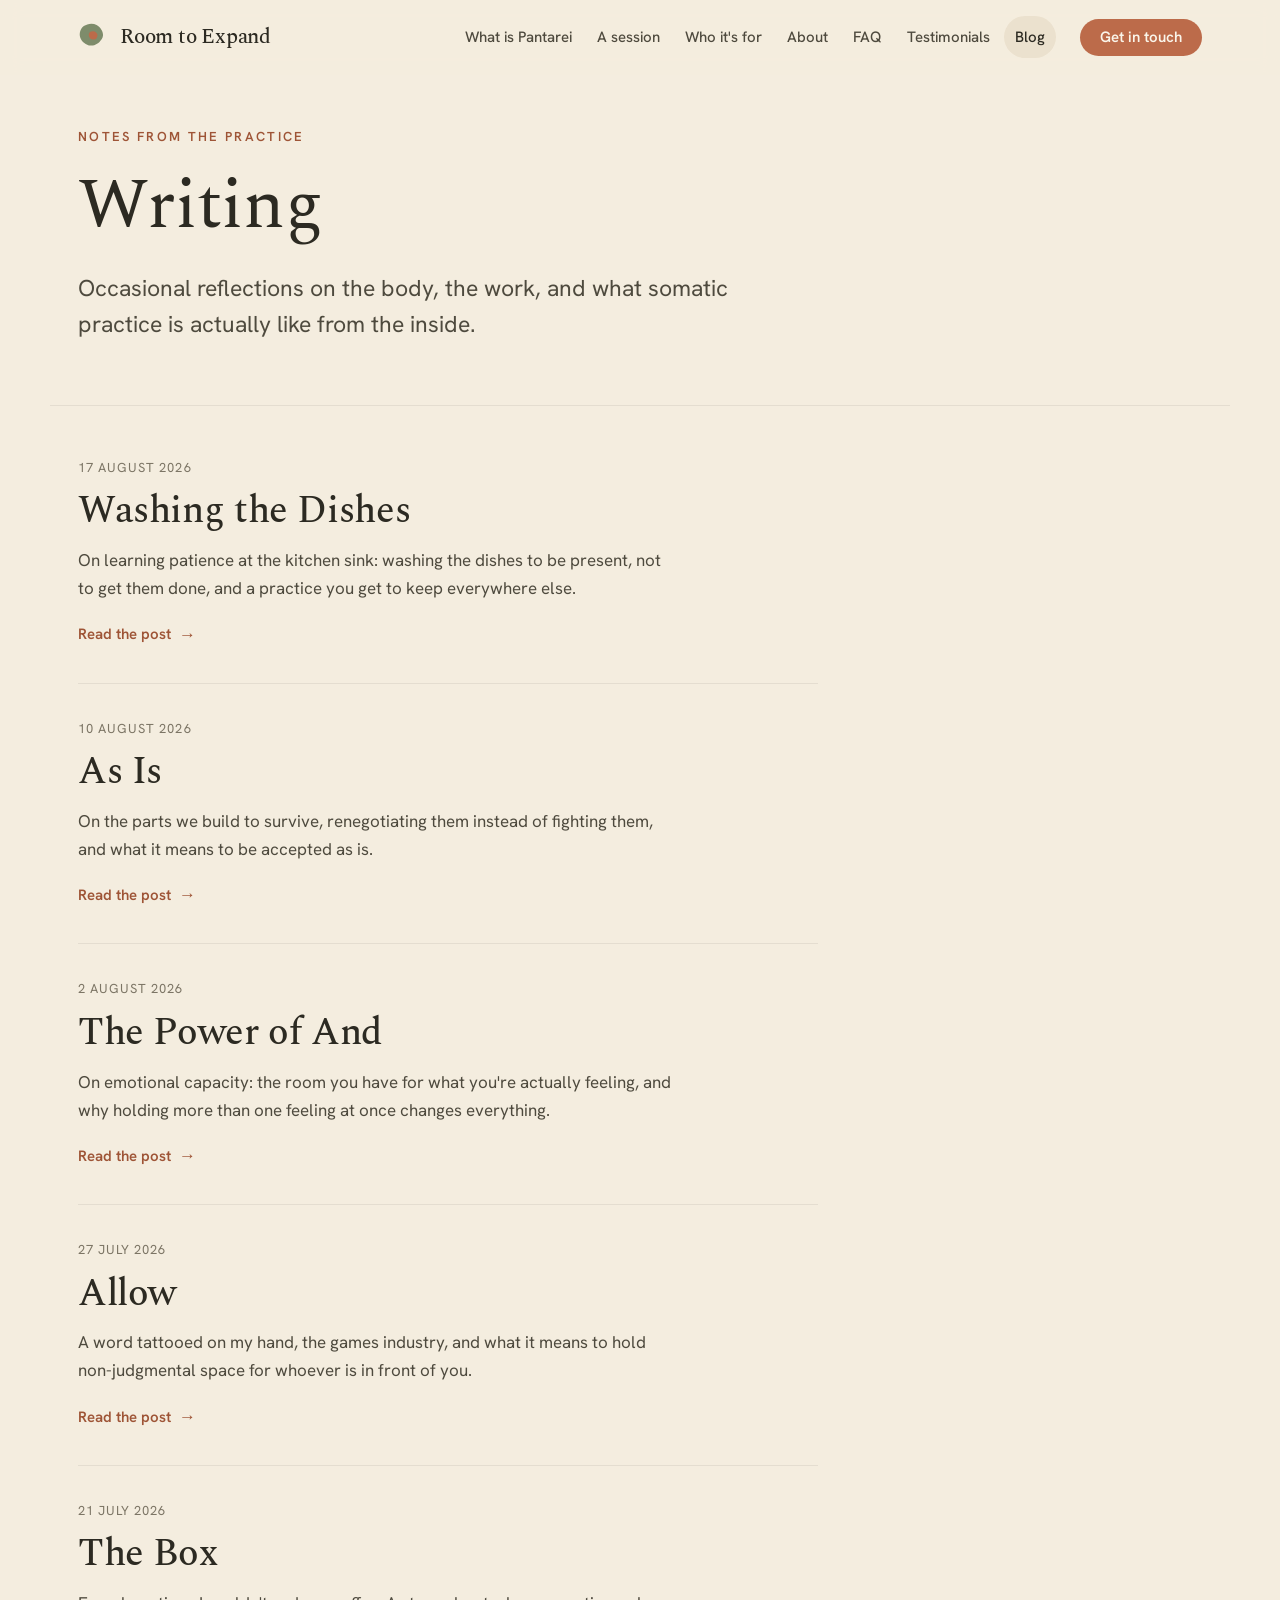
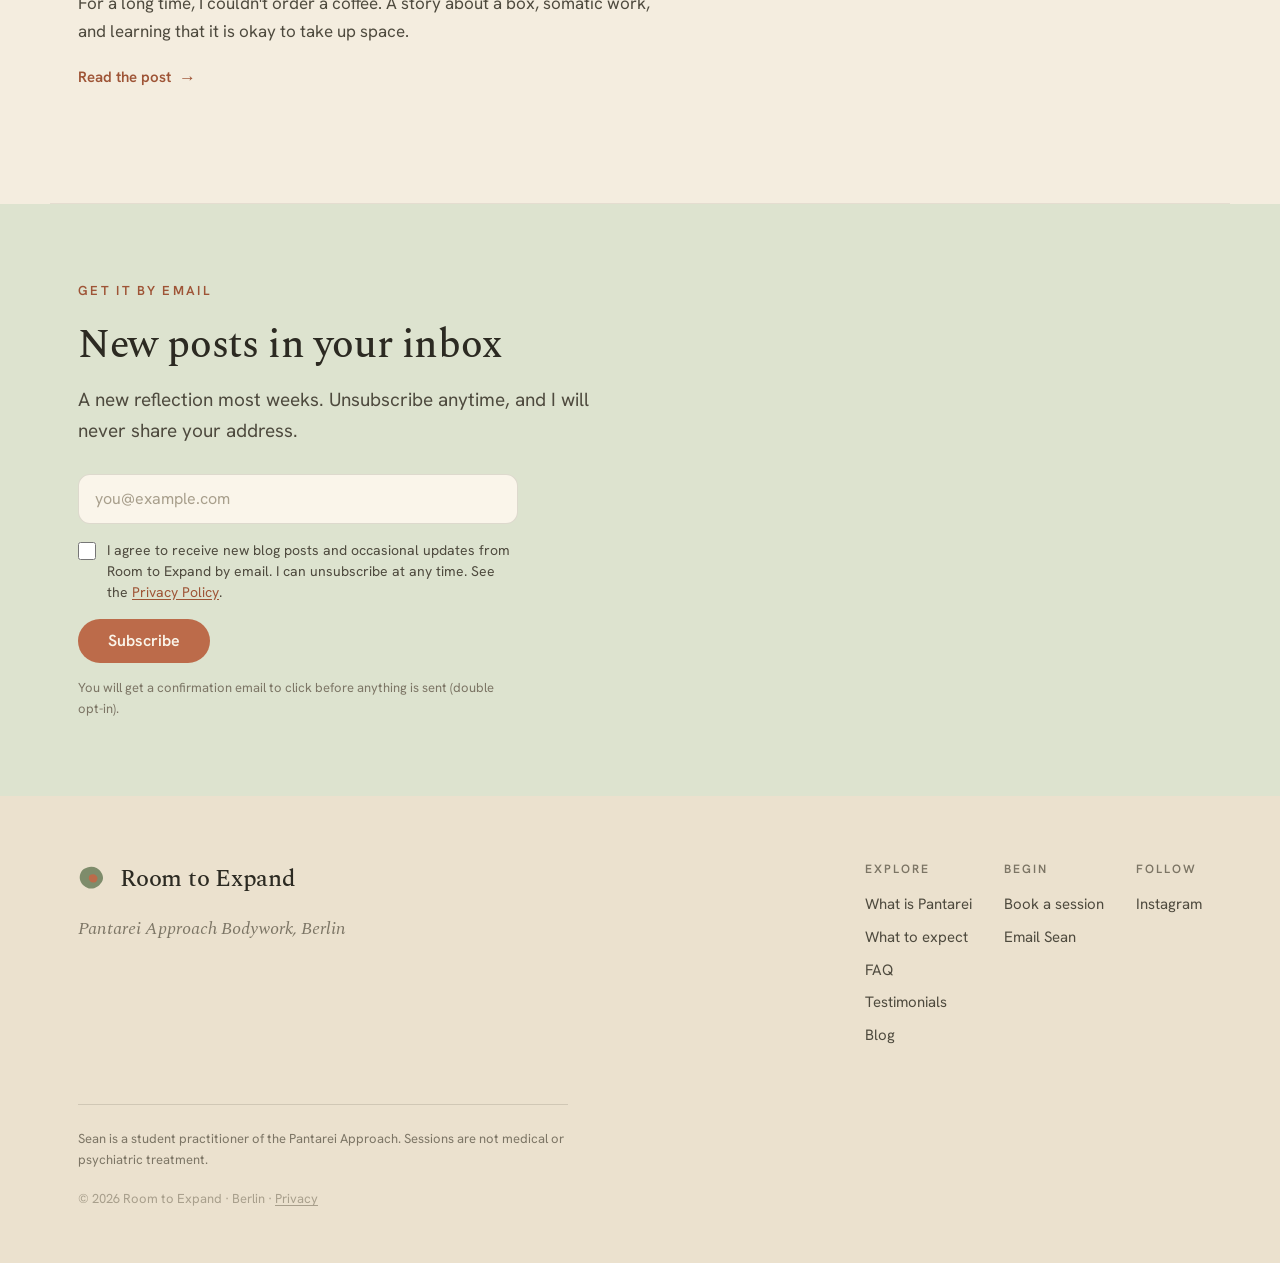
<file: blog.html>
<!doctype html>
<html lang="en">
<head>
<meta charset="utf-8">
<meta name="viewport" content="width=device-width, initial-scale=1">
<title>Blog | Room to Expand</title>
<meta name="description" content="Writing from Room to Expand: reflections on Pantarei somatic bodywork, the body, and what the work is actually like, from student practitioner Sean Paul Denny in Berlin.">
<meta property="og:title" content="Blog | Room to Expand">
<meta property="og:description" content="Writing from Room to Expand: reflections on Pantarei somatic bodywork, the body, and what the work is actually like, from student practitioner Sean Paul Denny in Berlin.">
<meta property="og:type" content="website">
<link rel="alternate" type="application/rss+xml" title="Room to Expand — Writing" href="/feed.xml">
<link rel="stylesheet" href="/fonts/fonts.css">

<script type="application/ld+json">
{
  "@context": "https://schema.org",
  "@graph": [
    {
      "@type": "LocalBusiness",
      "@id": "https://roomtoexpand.me/#business",
      "name": "Room to Expand",
      "alternateName": "Room to Expand Berlin",
      "description": "Room to Expand is Sean Paul Denny's Pantarei somatic bodywork practice in Berlin. Sessions combine conversation and touch, offered in plain language for the curious, not the convinced.",
      "url": "https://roomtoexpand.me",
      "founder": { "@id": "https://roomtoexpand.me/#sean" },
      "employee": { "@id": "https://roomtoexpand.me/#sean" },
      "knowsAbout": ["Pantarei Approach", "somatic bodywork", "embodiment"],
      "address": {
        "@type": "PostalAddress",
        "postalCode": "12047",
        "addressLocality": "Berlin",
        "addressCountry": "DE"
      },
      "areaServed": { "@type": "City", "name": "Berlin" },
      "email": "seanpauldenny@gmail.com",
      "sameAs": [
        "https://www.instagram.com/roomtoexpand"
      ]
    },
    {
      "@type": "Person",
      "@id": "https://roomtoexpand.me/#sean",
      "name": "Sean Paul Denny",
      "jobTitle": "Pantarei somatic bodywork student practitioner",
      "description": "Sean Paul Denny is a student practitioner of the Pantarei Approach based in Berlin, and the founder of Room to Expand. He spent twenty years in the games industry before training in somatic bodywork.",
      "worksFor": { "@id": "https://roomtoexpand.me/#business" },
      "homeLocation": { "@type": "City", "name": "Berlin" },
      "knowsLanguage": ["en"],
      "alumniOf": {
        "@type": "EducationalOrganization",
        "name": "Pantarei Approach School",
        "address": { "@type": "PostalAddress", "addressLocality": "Berlin", "addressCountry": "DE" }
      },
      "sameAs": [
        "https://www.instagram.com/roomtoexpand"
      ]
    }
  ]
}
</script>

<style>
:root{
  --paper:        #F4EDDF;
  --paper-lift:   #FAF5EA;
  --paper-deep:   #EBE1CE;
  --sage:         #7E8C6B;
  --sage-deep:    #56644A;
  --sage-soft:    #AEBA9B;
  --sage-wash:    #DDE3CF;
  --clay:         #BC6B4A;
  --clay-deep:    #9E5436;
  --clay-soft:    #E3B79E;
  --ink:          #2C2A22;
  --ink-soft:     #4E4A3E;
  --ink-mute:     #7C7565;
  --ink-faint:    #A89F8C;
  --line:         rgba(44,42,34,0.14);
  --line-soft:    rgba(44,42,34,0.08);
  --font-display: 'Spectral', Georgia, 'Times New Roman', serif;
  --font-body:    'Hanken Grotesk', system-ui, -apple-system, sans-serif;
  --measure: 64ch;
  --shell: 1180px;
  --ease: cubic-bezier(0.2,0.7,0.2,1);
}

*{box-sizing:border-box;}
html{scroll-behavior:smooth;}
body{
  margin:0;
  background:var(--paper);
  color:var(--ink);
  font-family:var(--font-body);
  font-size:18px;
  line-height:1.65;
  -webkit-font-smoothing:antialiased;
  text-rendering:optimizeLegibility;
  overflow-x:hidden;
}
a{color:inherit;}
img,svg{display:block;max-width:100%;}

.display{
  font-family:var(--font-display);
  font-weight:400;
  line-height:1.0;
  letter-spacing:-0.015em;
  margin:0;
  text-wrap:balance;
}
h1.display{font-size:clamp(40px,6.2vw,72px);}
.eyebrow{
  font-family:var(--font-body);
  font-weight:600;
  font-size:13px;
  letter-spacing:0.18em;
  text-transform:uppercase;
  color:var(--clay-deep);
  margin:0 0 22px;
}
p{max-width:var(--measure);text-wrap:pretty;}

.shell{max-width:var(--shell);margin:0 auto;padding:0 28px;}
section{position:relative;}
.band{padding:clamp(48px,6vw,88px) 0;}
.rule{height:1px;background:var(--line-soft);max-width:var(--shell);margin:0 auto;}

.btn{
  display:inline-flex;align-items:center;gap:10px;
  font-family:var(--font-body);font-weight:600;font-size:16px;
  padding:15px 28px;border-radius:999px;border:none;cursor:pointer;
  text-decoration:none;line-height:1;white-space:nowrap;
  transition:background .25s var(--ease), color .25s var(--ease), transform .15s var(--ease);
}
.btn-clay{background:var(--clay);color:var(--paper-lift);}
.btn-clay:hover{background:var(--clay-deep);}
.btn-ghost{background:transparent;color:var(--ink);box-shadow:inset 0 0 0 1.5px var(--line);}
.btn-ghost:hover{box-shadow:inset 0 0 0 1.5px var(--ink);}
.btn .arrow{font-family:var(--font-display);font-size:18px;transform:translateY(-1px);}

/* header */
.hdr{
  position:sticky;top:0;z-index:50;
  background:color-mix(in srgb, var(--paper) 82%, transparent);
  backdrop-filter:saturate(1.2) blur(10px);
  border-bottom:1px solid transparent;
  transition:border-color .3s var(--ease), background .3s var(--ease);
}
.hdr.scrolled{border-bottom-color:var(--line-soft);}
.hdr-in{display:flex;align-items:center;gap:24px;height:74px;}
.brand{display:flex;align-items:center;gap:12px;text-decoration:none;flex:none;}
.brand .mark{width:30px;height:30px;flex:none;}
.brand .name{font-family:var(--font-display);font-weight:500;font-size:21px;letter-spacing:-0.01em;color:var(--ink);white-space:nowrap;}
.nav{display:flex;gap:3px;margin-left:auto;}
.nav a{
  font-size:15px;font-weight:500;color:var(--ink-soft);text-decoration:none;white-space:nowrap;
  padding:9px 11px;border-radius:999px;transition:color .2s var(--ease), background .2s var(--ease);
}
.nav a:hover{color:var(--ink);background:var(--paper-deep);}
.nav a.active{color:var(--ink);background:var(--paper-deep);}
.nav .nav-cta{display:none;}
.hdr .btn{padding:11px 20px;font-size:15px;}

/* hamburger toggle — hidden on desktop */
.nav-toggle{
  display:none;margin-left:12px;flex:none;
  width:44px;height:44px;padding:0;border:none;cursor:pointer;
  background:transparent;align-items:center;justify-content:center;
}
.nav-toggle .bars{position:relative;width:22px;height:14px;}
.nav-toggle .bars span{
  position:absolute;left:0;width:100%;height:2px;border-radius:2px;background:var(--ink);
  transition:transform .3s var(--ease), opacity .2s var(--ease), top .3s var(--ease);
}
.nav-toggle .bars span:nth-child(1){top:0;}
.nav-toggle .bars span:nth-child(2){top:6px;}
.nav-toggle .bars span:nth-child(3){top:12px;}
.nav-toggle[aria-expanded="true"] .bars span:nth-child(1){top:6px;transform:rotate(45deg);}
.nav-toggle[aria-expanded="true"] .bars span:nth-child(2){opacity:0;}
.nav-toggle[aria-expanded="true"] .bars span:nth-child(3){top:6px;transform:rotate(-45deg);}

@media(max-width:1080px){
  .hdr-in{gap:12px;}
  .hdr-cta{display:none;}
  .nav-toggle{display:inline-flex;}
  .nav{
    position:absolute;top:100%;left:0;right:0;
    flex-direction:column;gap:4px;margin-left:0;
    background:var(--paper-lift);
    border-bottom:1px solid var(--line-soft);
    box-shadow:0 22px 44px rgba(44,42,34,0.13);
    padding:12px;
    max-height:0;overflow:hidden;
    opacity:0;visibility:hidden;
    transition:max-height .32s var(--ease), opacity .24s var(--ease), visibility .24s var(--ease);
  }
  .nav.open{max-height:85vh;opacity:1;visibility:visible;overflow:auto;}
  .nav a{font-size:17px;padding:14px 16px;border-radius:12px;}
  .nav .nav-cta{
    display:inline-flex;justify-content:center;margin-top:6px;
    color:var(--paper-lift);font-size:16px;
  }
  .nav .nav-cta:hover{background:var(--clay-deep);color:var(--paper-lift);}
}

/* page hero */
.page-hero{padding:clamp(32px,4vw,56px) 0 clamp(28px,3vw,40px);}
.page-hero h1{max-width:20ch;}
.page-hero .lede{
  font-size:clamp(19px,2.1vw,23px);line-height:1.6;
  color:var(--ink-soft);max-width:52ch;text-wrap:pretty;
  margin-top:28px;
}

/* post list */
.post-list{max-width:74ch;}
.post-item{
  display:block;text-decoration:none;
  padding:34px 0;border-top:1px solid var(--line-soft);
}
.post-item:first-child{border-top:none;padding-top:0;}
.post-item .post-date{
  font-size:13px;letter-spacing:0.08em;text-transform:uppercase;
  color:var(--ink-mute);margin:0 0 12px;
}
.post-item h2{
  font-family:var(--font-display);font-weight:500;
  font-size:clamp(26px,3.4vw,38px);line-height:1.12;color:var(--ink);
  margin:0 0 .35em;letter-spacing:-0.01em;
  transition:color .2s var(--ease);
}
.post-item:hover h2{color:var(--clay-deep);}
.post-item .dek{color:var(--ink-soft);margin:0 0 16px;font-size:17px;max-width:60ch;}
.post-item .more{
  font-family:var(--font-body);font-weight:600;font-size:15px;color:var(--clay-deep);
  display:inline-flex;align-items:center;gap:8px;
}
.post-item .more .arrow{font-family:var(--font-display);font-size:17px;transition:transform .2s var(--ease);}
.post-item:hover .more .arrow{transform:translateX(3px);}

/* footer */
.foot{background:var(--paper-deep);color:var(--ink-soft);padding:64px 0 40px;}
.foot-top{display:flex;justify-content:space-between;gap:40px;flex-wrap:wrap;align-items:flex-start;}
.foot .brand .name{font-size:24px;}
.foot .tagline{margin-top:14px;font-family:var(--font-display);font-style:italic;font-size:18px;color:var(--ink-mute);}
.foot-links{display:flex;gap:32px;flex-wrap:wrap;}
.foot-col h4{font-family:var(--font-body);font-weight:600;font-size:12px;letter-spacing:0.16em;text-transform:uppercase;color:var(--ink-mute);margin:0 0 12px;}
.foot-col a{display:block;color:var(--ink-soft);text-decoration:none;font-size:15px;margin-bottom:8px;transition:color .2s var(--ease);}
.foot-col a:hover{color:var(--clay-deep);}
.foot-legal{margin-top:48px;padding-top:24px;border-top:1px solid var(--line);font-size:13px;line-height:1.6;color:var(--ink-mute);max-width:70ch;}
.foot-fine{margin-top:18px;font-size:13px;color:var(--ink-faint);}
.foot-fine a{color:inherit;text-decoration:underline;text-underline-offset:2px;}

/* newsletter signup */
.sr-only{position:absolute;width:1px;height:1px;padding:0;margin:-1px;overflow:hidden;clip:rect(0,0,0,0);border:0;white-space:nowrap;}
.nl-band{background:var(--sage-wash);}
.nl-wrap{max-width:56ch;}
.nl-wrap h2{
  font-family:var(--font-display);font-weight:500;
  font-size:clamp(28px,3.4vw,40px);line-height:1.1;color:var(--ink);
  margin:0 0 .4em;letter-spacing:-0.01em;
}
.nl-lede{color:var(--ink-soft);font-size:clamp(17px,2vw,19px);margin:0;max-width:48ch;}
.ml-subscribe-form-44928552{max-width:440px;margin-top:28px;}
.nl-formEl{display:flex;flex-direction:column;gap:16px;}
.nl-input{
  width:100%;font-family:var(--font-body);font-size:16px;color:var(--ink);
  background:var(--paper-lift);border:1.5px solid var(--line);border-radius:12px;
  padding:14px 16px;line-height:1.2;transition:border-color .2s var(--ease);
}
.nl-input::placeholder{color:var(--ink-faint);}
.nl-input:focus{outline:none;border-color:var(--sage-deep);}
.nl-consent{display:flex;gap:11px;align-items:flex-start;font-size:14px;line-height:1.5;color:var(--ink-soft);cursor:pointer;}
.nl-consent input{margin:2px 0 0;width:18px;height:18px;flex:none;accent-color:var(--clay);cursor:pointer;}
.nl-consent a{color:var(--clay-deep);text-decoration:underline;text-underline-offset:2px;}
.nl-consentError{color:var(--clay-deep);font-size:13px;margin:0;}
.nl-btn{
  align-self:flex-start;background:var(--clay);color:var(--paper-lift);
  font-family:var(--font-body);font-weight:600;font-size:16px;border:none;cursor:pointer;
  padding:14px 30px;border-radius:999px;line-height:1;
  transition:background .25s var(--ease);
}
.nl-btn:hover{background:var(--clay-deep);}
.nl-btn .ml-form-embedSubmitLoad{display:inline-block;width:16px;height:16px;}
.nl-fine{font-size:13px;color:var(--ink-mute);margin:14px 0 0;}
.nl-success{
  max-width:440px;margin-top:28px;padding:22px 24px;
  background:var(--paper-lift);border:1px solid var(--line-soft);border-radius:16px;
}
.nl-success p{margin:0;color:var(--ink);font-family:var(--font-display);font-style:italic;font-size:19px;line-height:1.4;}

@media(prefers-reduced-motion:no-preference){
  .reveal.in{animation:rte-fadeup .7s var(--ease) both;}
  @keyframes rte-fadeup{from{opacity:0;transform:translateY(22px);}to{opacity:1;transform:none;}}
}
</style>
</head>
<body>

<!-- ===================== HEADER ===================== -->
<header class="hdr" id="hdr">
  <div class="shell hdr-in">
    <a class="brand" href="index.html" aria-label="Room to Expand home">
      <svg class="mark" viewBox="0 0 100 100" aria-hidden="true">
        <path fill="#7E8C6B" d="M77.4,58.1c-6.3,12-21,21.5-35.6,20.5C27.1,77.6,12.5,66,7.7,52.3C2.9,38.6,7.9,22.7,19.4,13.7C30.9,4.8,48.8,2.8,62.1,9.7C75.4,16.6,84.1,32.4,83.4,44.5C82.7,56.6,72.5,65,77.4,58.1Z"/>
        <g transform="translate(50 50) rotate(35) scale(0.4) translate(-50 -50)">
          <path fill="#BC6B4A" d="M73.7,53.8c-6,12.6-20.5,20.9-35.1,19.1C24,71.1,9.4,59,6.3,45.5C3.2,31.8,11.5,16.7,24.7,9.6C37.9,2.4,56,3.2,66.8,11.3C77.6,19.4,81,34.8,79.6,45.5C78.1,56.2,71.6,62.3,73.7,53.8Z"/>
        </g>
      </svg>
      <span class="name">Room to Expand</span>
    </a>
    <nav class="nav" id="nav">
      <a href="what-is-pantarei.html">What is Pantarei</a>
      <a href="sessions.html">A session</a>
      <a href="index.html#who">Who it's for</a>
      <a href="index.html#about">About</a>
      <a href="faq.html">FAQ</a>
      <a href="testimonials.html">Testimonials</a>
      <a href="blog.html" class="active">Blog</a>
      <a class="btn btn-clay nav-cta" href="index.html#book">Get in touch</a>
    </nav>
    <a class="btn btn-clay hdr-cta" href="index.html#book">Get in touch</a>
    <button class="nav-toggle" id="navToggle" aria-label="Open menu" aria-expanded="false" aria-controls="nav">
      <span class="bars" aria-hidden="true"><span></span><span></span><span></span></span>
    </button>
  </div>
</header>

<!-- ===================== PAGE HERO ===================== -->
<section class="page-hero">
  <div class="shell">
    <p class="eyebrow">Notes from the practice</p>
    <h1 class="display">Writing</h1>
    <p class="lede">Occasional reflections on the body, the work, and what somatic practice is actually like from the inside.</p>
  </div>
</section>

<div class="rule"></div>

<!-- ===================== POSTS ===================== -->
<section class="band" style="padding-top:clamp(32px,4vw,52px);">
  <div class="shell">
    <div class="post-list">

      <a class="post-item" href="washing-the-dishes.html">
        <p class="post-date">17 August 2026</p>
        <h2>Washing the Dishes</h2>
        <p class="dek">On learning patience at the kitchen sink: washing the dishes to be present, not to get them done, and a practice you get to keep everywhere else.</p>
        <span class="more">Read the post <span class="arrow">→</span></span>
      </a>

      <a class="post-item" href="as-is.html">
        <p class="post-date">10 August 2026</p>
        <h2>As Is</h2>
        <p class="dek">On the parts we build to survive, renegotiating them instead of fighting them, and what it means to be accepted as is.</p>
        <span class="more">Read the post <span class="arrow">→</span></span>
      </a>

      <a class="post-item" href="the-power-of-and.html">
        <p class="post-date">2 August 2026</p>
        <h2>The Power of And</h2>
        <p class="dek">On emotional capacity: the room you have for what you're actually feeling, and why holding more than one feeling at once changes everything.</p>
        <span class="more">Read the post <span class="arrow">→</span></span>
      </a>

      <a class="post-item" href="allow.html">
        <p class="post-date">27 July 2026</p>
        <h2>Allow</h2>
        <p class="dek">A word tattooed on my hand, the games industry, and what it means to hold non-judgmental space for whoever is in front of you.</p>
        <span class="more">Read the post <span class="arrow">→</span></span>
      </a>

      <a class="post-item" href="the-box.html">
        <p class="post-date">21 July 2026</p>
        <h2>The Box</h2>
        <p class="dek">For a long time, I couldn't order a coffee. A story about a box, somatic work, and learning that it is okay to take up space.</p>
        <span class="more">Read the post <span class="arrow">→</span></span>
      </a>

    </div>
  </div>
</section>

<div class="rule"></div>

<!-- ===================== NEWSLETTER ===================== -->
<section class="band nl-band">
  <div class="shell">
    <div class="nl-wrap">
      <p class="eyebrow reveal">Get it by email</p>
      <h2 class="reveal">New posts in your inbox</h2>
      <p class="nl-lede reveal">A new reflection most weeks. Unsubscribe anytime, and I will never share your address.</p>

      <div id="mlb2-44928552" class="ml-form-embedContainer ml-subscribe-form ml-subscribe-form-44928552 reveal">
        <div class="row-form">
          <form class="ml-block-form nl-formEl" action="https://assets.mailerlite.com/jsonp/2581333/forms/196081629557425935/subscribe" method="post" target="_blank">
            <label class="ml-field-group ml-field-email ml-validate-email ml-validate-required" style="display:block;">
              <span class="sr-only">Email address</span>
              <input aria-label="email" aria-required="true" type="email" required class="form-control nl-input" name="fields[email]" placeholder="you@example.com" autocomplete="email">
            </label>
            <label class="nl-consent">
              <input type="checkbox" required class="nl-check">
              <span>I agree to receive new blog posts and occasional updates from Room to Expand by email. I can unsubscribe at any time. See the <a href="privacy.html">Privacy Policy</a>.</span>
            </label>
            <p class="nl-consentError" hidden>Please tick the box to give your consent.</p>
            <input type="hidden" name="ml-submit" value="1">
            <input type="hidden" name="anticsrf" value="true">
            <div class="ml-form-embedSubmit">
              <button type="submit" class="primary nl-btn">Subscribe</button>
              <button disabled="disabled" style="display:none;" type="button" class="loading nl-btn"><span class="ml-form-embedSubmitLoad"></span><span class="sr-only">Loading...</span></button>
            </div>
          </form>
          <p class="nl-fine">You will get a confirmation email to click before anything is sent (double opt-in).</p>
        </div>
        <div class="row-success nl-success" style="display:none;">
          <p>Almost there. Check your inbox and click the confirmation link to finish subscribing.</p>
        </div>
      </div>
    </div>
  </div>
</section>

<!-- ===================== FOOTER ===================== -->
<footer class="foot">
  <div class="shell">
    <div class="foot-top">
      <div>
        <a class="brand" href="index.html">
          <svg class="mark" viewBox="0 0 100 100" aria-hidden="true" style="width:30px;height:30px;">
            <path fill="#7E8C6B" d="M77.4,58.1c-6.3,12-21,21.5-35.6,20.5C27.1,77.6,12.5,66,7.7,52.3C2.9,38.6,7.9,22.7,19.4,13.7C30.9,4.8,48.8,2.8,62.1,9.7C75.4,16.6,84.1,32.4,83.4,44.5C82.7,56.6,72.5,65,77.4,58.1Z"/>
            <g transform="translate(50 50) rotate(35) scale(0.4) translate(-50 -50)">
              <path fill="#BC6B4A" d="M73.7,53.8c-6,12.6-20.5,20.9-35.1,19.1C24,71.1,9.4,59,6.3,45.5C3.2,31.8,11.5,16.7,24.7,9.6C37.9,2.4,56,3.2,66.8,11.3C77.6,19.4,81,34.8,79.6,45.5C78.1,56.2,71.6,62.3,73.7,53.8Z"/>
            </g>
          </svg>
          <span class="name">Room to Expand</span>
        </a>
        <p class="tagline">Pantarei Approach Bodywork, Berlin</p>
      </div>
      <div class="foot-links">
        <div class="foot-col">
          <h4>Explore</h4>
          <a href="what-is-pantarei.html">What is Pantarei</a>
          <a href="sessions.html">What to expect</a>
          <a href="faq.html">FAQ</a>
          <a href="testimonials.html">Testimonials</a>
          <a href="blog.html">Blog</a>
        </div>
        <div class="foot-col">
          <h4>Begin</h4>
          <a href="index.html#book">Book a session</a>
          <a href="mailto:seanpauldenny@gmail.com">Email Sean</a>
        </div>
        <div class="foot-col">
          <h4>Follow</h4>
          <a href="https://www.instagram.com/roomtoexpand" target="_blank" rel="noopener">Instagram</a>
        </div>
      </div>
    </div>
    <p class="foot-legal">Sean is a student practitioner of the Pantarei Approach. Sessions are not medical or psychiatric treatment.</p>
    <p class="foot-fine">© 2026 Room to Expand · Berlin · <a href="/privacy">Privacy</a></p>
  </div>
</footer>

<script>
const hdr = document.getElementById('hdr');
const onScroll = () => hdr.classList.toggle('scrolled', window.scrollY > 12);
onScroll(); window.addEventListener('scroll', onScroll, {passive:true});

// mobile nav toggle
const navToggle = document.getElementById('navToggle');
const nav = document.getElementById('nav');
const setNav = (open) => {
  nav.classList.toggle('open', open);
  navToggle.setAttribute('aria-expanded', open ? 'true' : 'false');
  navToggle.setAttribute('aria-label', open ? 'Close menu' : 'Open menu');
};
navToggle.addEventListener('click', () => setNav(!nav.classList.contains('open')));
nav.querySelectorAll('a').forEach(a => a.addEventListener('click', () => setNav(false)));
document.addEventListener('keydown', (e) => { if (e.key === 'Escape') setNav(false); });

(function(){
  if (!window.matchMedia('(prefers-reduced-motion: no-preference)').matches) return;
  const vh = () => window.innerHeight || document.documentElement.clientHeight;
  const io = new IntersectionObserver((entries) => {
    entries.forEach(e => { if (e.isIntersecting) { e.target.classList.add('in'); io.unobserve(e.target); } });
  }, {threshold: 0.12, rootMargin: '0px 0px -8% 0px'});
  document.querySelectorAll('.reveal').forEach(el => {
    if (el.getBoundingClientRect().top > vh() * 0.92) io.observe(el);
  });
})();
</script>

<!-- MailerLite newsletter form -->
<script>
  function ml_webform_success_44928552(){
    var $ = ml_jQuery || jQuery;
    $('.ml-subscribe-form-44928552 .row-success').show();
    $('.ml-subscribe-form-44928552 .row-form').hide();
  }
  // Require GDPR consent before submit (belt-and-suspenders alongside native required)
  (function(){
    var form = document.querySelector('.ml-subscribe-form-44928552 form.ml-block-form');
    if (!form) return;
    var err = form.querySelector('.nl-consentError');
    form.addEventListener('submit', function(e){
      var c = form.querySelector('.nl-check');
      if (c && !c.checked){ e.preventDefault(); e.stopImmediatePropagation(); if (err) err.hidden = false; }
      else if (err){ err.hidden = true; }
    }, true);
  })();
</script>
<script src="https://groot.mailerlite.com/js/w/webforms.min.js?v83147fa8ce2d95cb73ece7f28b469519" type="text/javascript"></script>
</body>
</html>
</file>
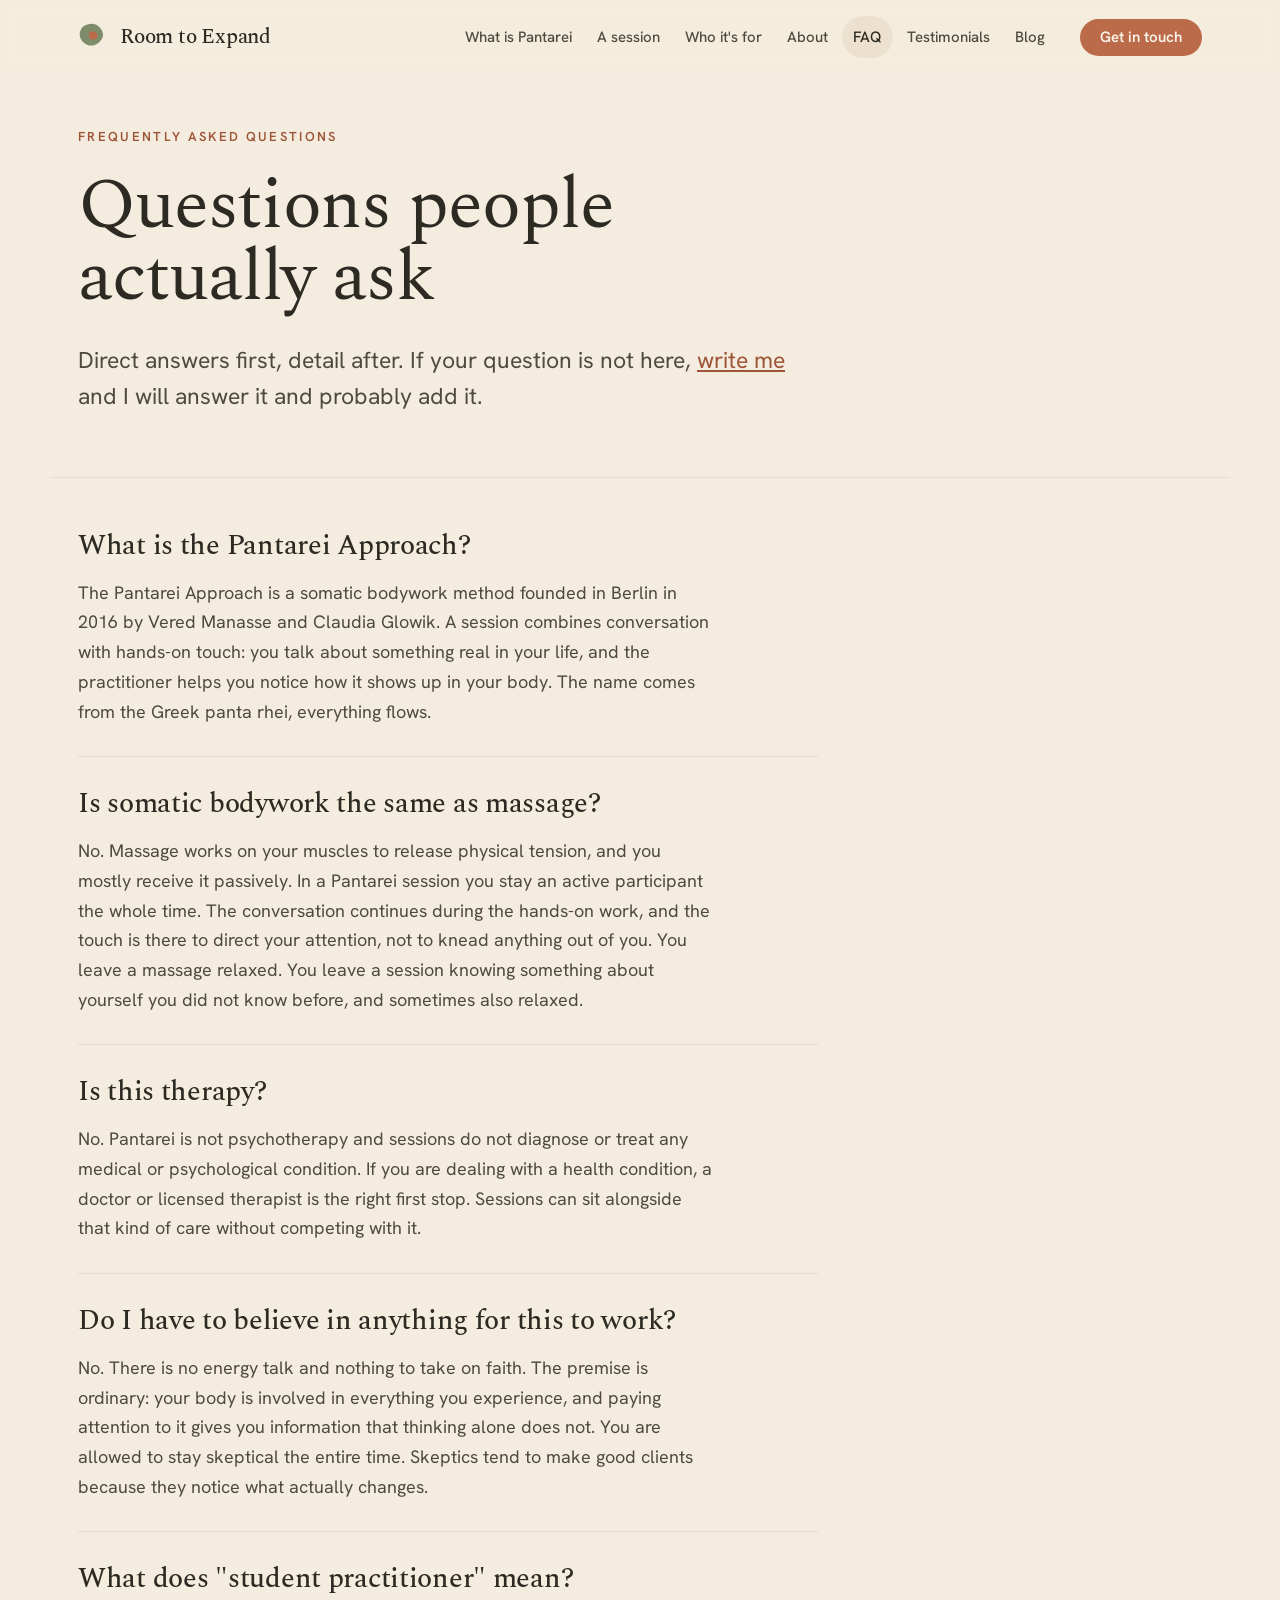
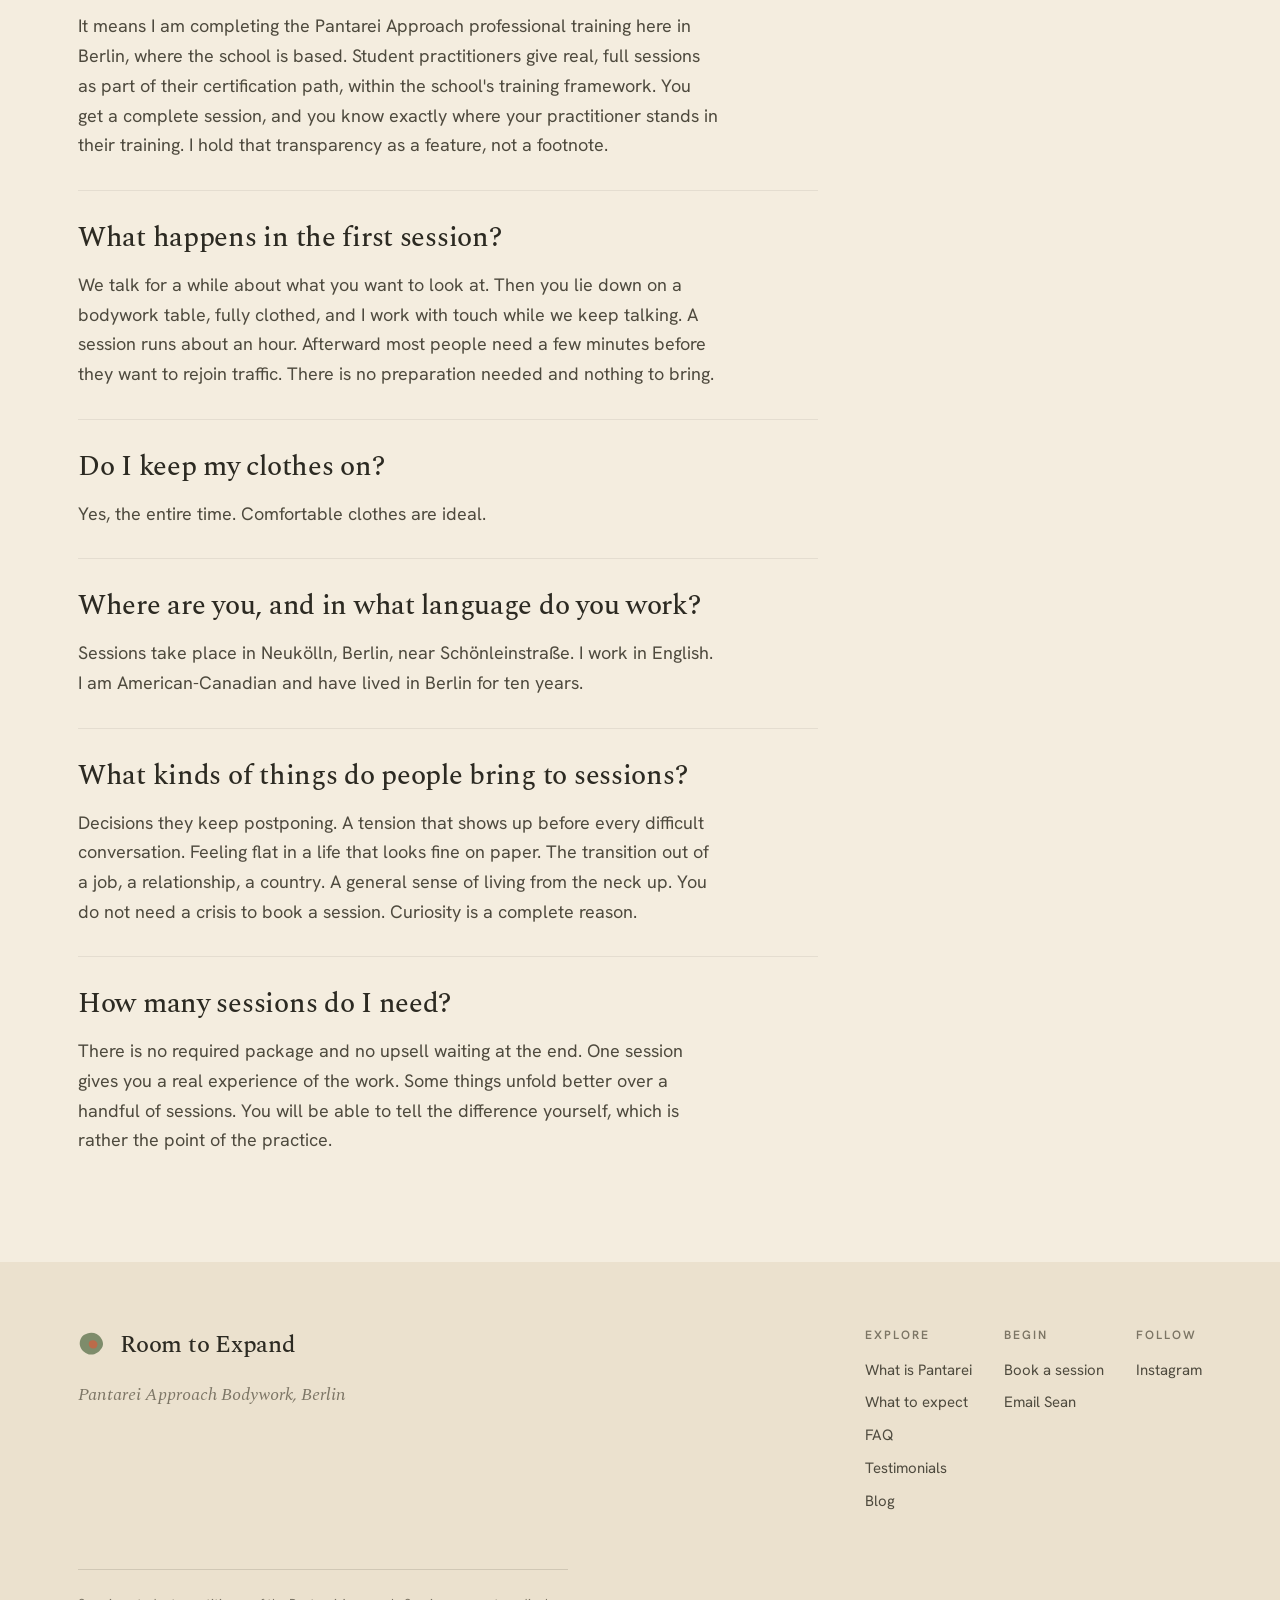
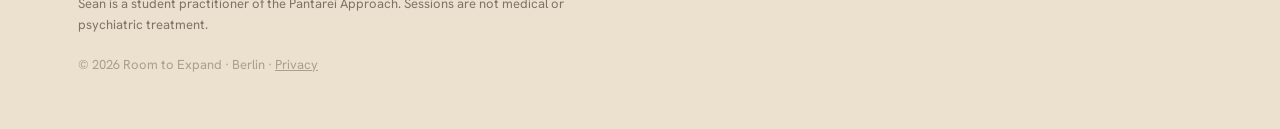
<file: faq.html>
<!doctype html>
<html lang="en">
<head>
<meta charset="utf-8">
<meta name="viewport" content="width=device-width, initial-scale=1">
<title>Pantarei Somatic Bodywork FAQ | Room to Expand Berlin</title>
<meta name="description" content="Direct answers about Pantarei somatic bodywork in Berlin: how it differs from massage and therapy, what a student practitioner is, and what happens in a session.">
<meta property="og:title" content="Pantarei Somatic Bodywork FAQ | Room to Expand Berlin">
<meta property="og:description" content="Direct answers about Pantarei somatic bodywork in Berlin: how it differs from massage and therapy, what a student practitioner is, and what happens in a session.">
<meta property="og:type" content="website">
<link rel="stylesheet" href="/fonts/fonts.css">

<script type="application/ld+json">
{
  "@context": "https://schema.org",
  "@graph": [
    {
      "@type": "LocalBusiness",
      "@id": "https://roomtoexpand.me/#business",
      "name": "Room to Expand",
      "alternateName": "Room to Expand Berlin",
      "description": "Room to Expand is Sean Paul Denny's Pantarei somatic bodywork practice in Berlin. Sessions combine conversation and touch, offered in plain language for the curious, not the convinced.",
      "url": "https://roomtoexpand.me",
      "founder": { "@id": "https://roomtoexpand.me/#sean" },
      "employee": { "@id": "https://roomtoexpand.me/#sean" },
      "knowsAbout": ["Pantarei Approach", "somatic bodywork", "embodiment"],
      "address": {
        "@type": "PostalAddress",
        "postalCode": "12047",
        "addressLocality": "Berlin",
        "addressCountry": "DE"
      },
      "areaServed": { "@type": "City", "name": "Berlin" },
      "email": "seanpauldenny@gmail.com",
      "sameAs": [
        "https://www.instagram.com/roomtoexpand"
      ]
    },
    {
      "@type": "Person",
      "@id": "https://roomtoexpand.me/#sean",
      "name": "Sean Paul Denny",
      "jobTitle": "Pantarei somatic bodywork student practitioner",
      "description": "Sean Paul Denny is a student practitioner of the Pantarei Approach based in Berlin, and the founder of Room to Expand. He spent twenty years in the games industry before training in somatic bodywork.",
      "worksFor": { "@id": "https://roomtoexpand.me/#business" },
      "homeLocation": { "@type": "City", "name": "Berlin" },
      "knowsLanguage": ["en"],
      "alumniOf": {
        "@type": "EducationalOrganization",
        "name": "Pantarei Approach School",
        "address": { "@type": "PostalAddress", "addressLocality": "Berlin", "addressCountry": "DE" }
      },
      "sameAs": [
        "https://www.instagram.com/roomtoexpand"
      ]
    }
  ]
}
</script>

<script type="application/ld+json">
{
  "@context": "https://schema.org",
  "@type": "FAQPage",
  "mainEntity": [
    {
      "@type": "Question",
      "name": "What is the Pantarei Approach?",
      "acceptedAnswer": {
        "@type": "Answer",
        "text": "The Pantarei Approach is a somatic bodywork method founded in Berlin in 2016 by Vered Manasse and Claudia Glowik. A session combines conversation with hands-on touch: you talk about something real in your life, and the practitioner helps you notice how it shows up in your body. The name comes from the Greek panta rhei, everything flows."
      }
    },
    {
      "@type": "Question",
      "name": "Is somatic bodywork the same as massage?",
      "acceptedAnswer": {
        "@type": "Answer",
        "text": "No. Massage works on your muscles to release physical tension, and you mostly receive it passively. In a Pantarei session you stay an active participant the whole time. The conversation continues during the hands-on work, and the touch is there to direct your attention, not to knead anything out of you. You leave a massage relaxed. You leave a session knowing something about yourself you did not know before, and sometimes also relaxed."
      }
    },
    {
      "@type": "Question",
      "name": "Is this therapy?",
      "acceptedAnswer": {
        "@type": "Answer",
        "text": "No. Pantarei is not psychotherapy and sessions do not diagnose or treat any medical or psychological condition. If you are dealing with a health condition, a doctor or licensed therapist is the right first stop. Sessions can sit alongside that kind of care without competing with it."
      }
    },
    {
      "@type": "Question",
      "name": "Do I have to believe in anything for this to work?",
      "acceptedAnswer": {
        "@type": "Answer",
        "text": "No. There is no energy talk and nothing to take on faith. The premise is ordinary: your body is involved in everything you experience, and paying attention to it gives you information that thinking alone does not. You are allowed to stay skeptical the entire time. Skeptics tend to make good clients because they notice what actually changes."
      }
    },
    {
      "@type": "Question",
      "name": "What does \"student practitioner\" mean?",
      "acceptedAnswer": {
        "@type": "Answer",
        "text": "It means I am completing the Pantarei Approach professional training here in Berlin, where the school is based. Student practitioners give real, full sessions as part of their certification path, within the school's training framework. You get a complete session, and you know exactly where your practitioner stands in their training. I hold that transparency as a feature, not a footnote."
      }
    },
    {
      "@type": "Question",
      "name": "What happens in the first session?",
      "acceptedAnswer": {
        "@type": "Answer",
        "text": "We talk for a while about what you want to look at. Then you lie down on a bodywork table, fully clothed, and I work with touch while we keep talking. A session runs about an hour. Afterward most people need a few minutes before they want to rejoin traffic. There is no preparation needed and nothing to bring."
      }
    },
    {
      "@type": "Question",
      "name": "Do I keep my clothes on?",
      "acceptedAnswer": {
        "@type": "Answer",
        "text": "Yes, the entire time. Comfortable clothes are ideal."
      }
    },
    {
      "@type": "Question",
      "name": "Where are you, and in what language do you work?",
      "acceptedAnswer": {
        "@type": "Answer",
        "text": "Sessions take place in Neukölln, Berlin, near Schönleinstraße. I work in English. I am American-Canadian and have lived in Berlin for ten years."
      }
    },
    {
      "@type": "Question",
      "name": "What kinds of things do people bring to sessions?",
      "acceptedAnswer": {
        "@type": "Answer",
        "text": "Decisions they keep postponing. A tension that shows up before every difficult conversation. Feeling flat in a life that looks fine on paper. The transition out of a job, a relationship, a country. A general sense of living from the neck up. You do not need a crisis to book a session. Curiosity is a complete reason."
      }
    },
    {
      "@type": "Question",
      "name": "How many sessions do I need?",
      "acceptedAnswer": {
        "@type": "Answer",
        "text": "There is no required package and no upsell waiting at the end. One session gives you a real experience of the work. Some things unfold better over a handful of sessions. You will be able to tell the difference yourself, which is rather the point of the practice."
      }
    }
  ]
}
</script>

<style>
:root{
  --paper:        #F4EDDF;
  --paper-lift:   #FAF5EA;
  --paper-deep:   #EBE1CE;
  --sage:         #7E8C6B;
  --sage-deep:    #56644A;
  --sage-soft:    #AEBA9B;
  --sage-wash:    #DDE3CF;
  --clay:         #BC6B4A;
  --clay-deep:    #9E5436;
  --clay-soft:    #E3B79E;
  --ink:          #2C2A22;
  --ink-soft:     #4E4A3E;
  --ink-mute:     #7C7565;
  --ink-faint:    #A89F8C;
  --line:         rgba(44,42,34,0.14);
  --line-soft:    rgba(44,42,34,0.08);
  --font-display: 'Spectral', Georgia, 'Times New Roman', serif;
  --font-body:    'Hanken Grotesk', system-ui, -apple-system, sans-serif;
  --measure: 64ch;
  --shell: 1180px;
  --ease: cubic-bezier(0.2,0.7,0.2,1);
}

*{box-sizing:border-box;}
html{scroll-behavior:smooth;}
body{
  margin:0;
  background:var(--paper);
  color:var(--ink);
  font-family:var(--font-body);
  font-size:18px;
  line-height:1.65;
  -webkit-font-smoothing:antialiased;
  text-rendering:optimizeLegibility;
  overflow-x:hidden;
}
a{color:inherit;}
img,svg{display:block;max-width:100%;}

.display{
  font-family:var(--font-display);
  font-weight:400;
  line-height:1.0;
  letter-spacing:-0.015em;
  margin:0;
  text-wrap:balance;
}
h1.display{font-size:clamp(40px,6.2vw,72px);}
.eyebrow{
  font-family:var(--font-body);
  font-weight:600;
  font-size:13px;
  letter-spacing:0.18em;
  text-transform:uppercase;
  color:var(--clay-deep);
  margin:0 0 22px;
}
p{max-width:var(--measure);text-wrap:pretty;}

.shell{max-width:var(--shell);margin:0 auto;padding:0 28px;}
section{position:relative;}
.band{padding:clamp(48px,6vw,88px) 0;}
.rule{height:1px;background:var(--line-soft);max-width:var(--shell);margin:0 auto;}

.btn{
  display:inline-flex;align-items:center;gap:10px;
  font-family:var(--font-body);font-weight:600;font-size:16px;
  padding:15px 28px;border-radius:999px;border:none;cursor:pointer;
  text-decoration:none;line-height:1;white-space:nowrap;
  transition:background .25s var(--ease), color .25s var(--ease), transform .15s var(--ease);
}
.btn-clay{background:var(--clay);color:var(--paper-lift);}
.btn-clay:hover{background:var(--clay-deep);}
.btn-ghost{background:transparent;color:var(--ink);box-shadow:inset 0 0 0 1.5px var(--line);}
.btn-ghost:hover{box-shadow:inset 0 0 0 1.5px var(--ink);}
.btn .arrow{font-family:var(--font-display);font-size:18px;transform:translateY(-1px);}

/* header */
.hdr{
  position:sticky;top:0;z-index:50;
  background:color-mix(in srgb, var(--paper) 82%, transparent);
  backdrop-filter:saturate(1.2) blur(10px);
  border-bottom:1px solid transparent;
  transition:border-color .3s var(--ease), background .3s var(--ease);
}
.hdr.scrolled{border-bottom-color:var(--line-soft);}
.hdr-in{display:flex;align-items:center;gap:24px;height:74px;}
.brand{display:flex;align-items:center;gap:12px;text-decoration:none;flex:none;}
.brand .mark{width:30px;height:30px;flex:none;}
.brand .name{font-family:var(--font-display);font-weight:500;font-size:21px;letter-spacing:-0.01em;color:var(--ink);white-space:nowrap;}
.nav{display:flex;gap:3px;margin-left:auto;}
.nav a{
  font-size:15px;font-weight:500;color:var(--ink-soft);text-decoration:none;white-space:nowrap;
  padding:9px 11px;border-radius:999px;transition:color .2s var(--ease), background .2s var(--ease);
}
.nav a:hover{color:var(--ink);background:var(--paper-deep);}
.nav a.active{color:var(--ink);background:var(--paper-deep);}
.nav .nav-cta{display:none;}
.hdr .btn{padding:11px 20px;font-size:15px;}

/* hamburger toggle — hidden on desktop */
.nav-toggle{
  display:none;margin-left:12px;flex:none;
  width:44px;height:44px;padding:0;border:none;cursor:pointer;
  background:transparent;align-items:center;justify-content:center;
}
.nav-toggle .bars{position:relative;width:22px;height:14px;}
.nav-toggle .bars span{
  position:absolute;left:0;width:100%;height:2px;border-radius:2px;background:var(--ink);
  transition:transform .3s var(--ease), opacity .2s var(--ease), top .3s var(--ease);
}
.nav-toggle .bars span:nth-child(1){top:0;}
.nav-toggle .bars span:nth-child(2){top:6px;}
.nav-toggle .bars span:nth-child(3){top:12px;}
.nav-toggle[aria-expanded="true"] .bars span:nth-child(1){top:6px;transform:rotate(45deg);}
.nav-toggle[aria-expanded="true"] .bars span:nth-child(2){opacity:0;}
.nav-toggle[aria-expanded="true"] .bars span:nth-child(3){top:6px;transform:rotate(-45deg);}

@media(max-width:1080px){
  .hdr-in{gap:12px;}
  .hdr-cta{display:none;}
  .nav-toggle{display:inline-flex;}
  .nav{
    position:absolute;top:100%;left:0;right:0;
    flex-direction:column;gap:4px;margin-left:0;
    background:var(--paper-lift);
    border-bottom:1px solid var(--line-soft);
    box-shadow:0 22px 44px rgba(44,42,34,0.13);
    padding:12px;
    max-height:0;overflow:hidden;
    opacity:0;visibility:hidden;
    transition:max-height .32s var(--ease), opacity .24s var(--ease), visibility .24s var(--ease);
  }
  .nav.open{max-height:80vh;opacity:1;visibility:visible;overflow:auto;}
  .nav a{font-size:17px;padding:14px 16px;border-radius:12px;}
  .nav .nav-cta{
    display:inline-flex;justify-content:center;margin-top:6px;
    color:var(--paper-lift);font-size:16px;
  }
  .nav .nav-cta:hover{background:var(--clay-deep);color:var(--paper-lift);}
}

/* page hero */
.page-hero{padding:clamp(32px,4vw,56px) 0 clamp(28px,3vw,40px);}
.page-hero h1{max-width:20ch;}
.page-hero .lede{
  font-size:clamp(19px,2.1vw,23px);line-height:1.6;
  color:var(--ink-soft);max-width:56ch;text-wrap:pretty;
  margin-top:28px;
}
.page-hero .lede a{color:var(--clay-deep);text-decoration:underline;text-underline-offset:2px;}
.page-hero .lede a:hover{color:var(--clay);}

/* faq list */
.faq-list{max-width:74ch;}
.faq-item{padding:30px 0;border-top:1px solid var(--line-soft);}
.faq-item:first-child{border-top:none;padding-top:0;}
.faq-item h2{
  font-family:var(--font-display);font-weight:500;
  font-size:clamp(21px,2.4vw,28px);line-height:1.2;color:var(--ink);
  margin:0 0 .55em;letter-spacing:-0.01em;
}
.faq-item p{margin:0;color:var(--ink-soft);}
.faq-item a{color:var(--clay-deep);text-decoration:underline;text-underline-offset:2px;}
.faq-item a:hover{color:var(--clay);}

/* footer */
.foot{background:var(--paper-deep);color:var(--ink-soft);padding:64px 0 40px;}
.foot-top{display:flex;justify-content:space-between;gap:40px;flex-wrap:wrap;align-items:flex-start;}
.foot .brand .name{font-size:24px;}
.foot .tagline{margin-top:14px;font-family:var(--font-display);font-style:italic;font-size:18px;color:var(--ink-mute);}
.foot-links{display:flex;gap:32px;flex-wrap:wrap;}
.foot-col h4{font-family:var(--font-body);font-weight:600;font-size:12px;letter-spacing:0.16em;text-transform:uppercase;color:var(--ink-mute);margin:0 0 12px;}
.foot-col a{display:block;color:var(--ink-soft);text-decoration:none;font-size:15px;margin-bottom:8px;transition:color .2s var(--ease);}
.foot-col a:hover{color:var(--clay-deep);}
.foot-legal{margin-top:48px;padding-top:24px;border-top:1px solid var(--line);font-size:13px;line-height:1.6;color:var(--ink-mute);max-width:70ch;}
.foot-fine{margin-top:18px;font-size:13px;color:var(--ink-faint);}

@media(prefers-reduced-motion:no-preference){
  .reveal.in{animation:rte-fadeup .7s var(--ease) both;}
  @keyframes rte-fadeup{from{opacity:0;transform:translateY(22px);}to{opacity:1;transform:none;}}
}
</style>
</head>
<body>

<!-- ===================== HEADER ===================== -->
<header class="hdr" id="hdr">
  <div class="shell hdr-in">
    <a class="brand" href="index.html" aria-label="Room to Expand home">
      <svg class="mark" viewBox="0 0 100 100" aria-hidden="true">
        <path fill="#7E8C6B" d="M77.4,58.1c-6.3,12-21,21.5-35.6,20.5C27.1,77.6,12.5,66,7.7,52.3C2.9,38.6,7.9,22.7,19.4,13.7C30.9,4.8,48.8,2.8,62.1,9.7C75.4,16.6,84.1,32.4,83.4,44.5C82.7,56.6,72.5,65,77.4,58.1Z"/>
        <g transform="translate(50 50) rotate(35) scale(0.4) translate(-50 -50)">
          <path fill="#BC6B4A" d="M73.7,53.8c-6,12.6-20.5,20.9-35.1,19.1C24,71.1,9.4,59,6.3,45.5C3.2,31.8,11.5,16.7,24.7,9.6C37.9,2.4,56,3.2,66.8,11.3C77.6,19.4,81,34.8,79.6,45.5C78.1,56.2,71.6,62.3,73.7,53.8Z"/>
        </g>
      </svg>
      <span class="name">Room to Expand</span>
    </a>
    <nav class="nav" id="nav">
      <a href="what-is-pantarei.html">What is Pantarei</a>
      <a href="sessions.html">A session</a>
      <a href="index.html#who">Who it's for</a>
      <a href="index.html#about">About</a>
      <a href="faq.html" class="active">FAQ</a>
      <a href="testimonials.html">Testimonials</a>
      <a href="blog.html">Blog</a>
      <a class="btn btn-clay nav-cta" href="index.html#book">Get in touch</a>
    </nav>
    <a class="btn btn-clay hdr-cta" href="index.html#book">Get in touch</a>
    <button class="nav-toggle" id="navToggle" aria-label="Open menu" aria-expanded="false" aria-controls="nav">
      <span class="bars" aria-hidden="true"><span></span><span></span><span></span></span>
    </button>
  </div>
</header>

<!-- ===================== PAGE HERO ===================== -->
<section class="page-hero">
  <div class="shell">
    <p class="eyebrow">Frequently asked questions</p>
    <h1 class="display">Questions people actually ask</h1>
    <p class="lede">Direct answers first, detail after. If your question is not here, <a href="mailto:seanpauldenny@gmail.com">write me</a> and I will answer it and probably add it.</p>
  </div>
</section>

<div class="rule"></div>

<!-- ===================== FAQ ===================== -->
<section class="band" style="padding-top:clamp(32px,4vw,52px);">
  <div class="shell">
    <div class="faq-list">

      <div class="faq-item">
        <h2>What is the Pantarei Approach?</h2>
        <p>The Pantarei Approach is a somatic bodywork method founded in Berlin in 2016 by Vered Manasse and Claudia Glowik. A session combines conversation with hands-on touch: you talk about something real in your life, and the practitioner helps you notice how it shows up in your body. The name comes from the Greek panta rhei, everything flows.</p>
      </div>

      <div class="faq-item">
        <h2>Is somatic bodywork the same as massage?</h2>
        <p>No. Massage works on your muscles to release physical tension, and you mostly receive it passively. In a Pantarei session you stay an active participant the whole time. The conversation continues during the hands-on work, and the touch is there to direct your attention, not to knead anything out of you. You leave a massage relaxed. You leave a session knowing something about yourself you did not know before, and sometimes also relaxed.</p>
      </div>

      <div class="faq-item">
        <h2>Is this therapy?</h2>
        <p>No. Pantarei is not psychotherapy and sessions do not diagnose or treat any medical or psychological condition. If you are dealing with a health condition, a doctor or licensed therapist is the right first stop. Sessions can sit alongside that kind of care without competing with it.</p>
      </div>

      <div class="faq-item">
        <h2>Do I have to believe in anything for this to work?</h2>
        <p>No. There is no energy talk and nothing to take on faith. The premise is ordinary: your body is involved in everything you experience, and paying attention to it gives you information that thinking alone does not. You are allowed to stay skeptical the entire time. Skeptics tend to make good clients because they notice what actually changes.</p>
      </div>

      <div class="faq-item">
        <h2>What does "student practitioner" mean?</h2>
        <p>It means I am completing the Pantarei Approach professional training here in Berlin, where the school is based. Student practitioners give real, full sessions as part of their certification path, within the school's training framework. You get a complete session, and you know exactly where your practitioner stands in their training. I hold that transparency as a feature, not a footnote.</p>
      </div>

      <div class="faq-item">
        <h2>What happens in the first session?</h2>
        <p>We talk for a while about what you want to look at. Then you lie down on a bodywork table, fully clothed, and I work with touch while we keep talking. A session runs about an hour. Afterward most people need a few minutes before they want to rejoin traffic. There is no preparation needed and nothing to bring.</p>
      </div>

      <div class="faq-item">
        <h2>Do I keep my clothes on?</h2>
        <p>Yes, the entire time. Comfortable clothes are ideal.</p>
      </div>

      <div class="faq-item">
        <h2>Where are you, and in what language do you work?</h2>
        <p>Sessions take place in Neukölln, Berlin, near Schönleinstraße. I work in English. I am American-Canadian and have lived in Berlin for ten years.</p>
      </div>

      <div class="faq-item">
        <h2>What kinds of things do people bring to sessions?</h2>
        <p>Decisions they keep postponing. A tension that shows up before every difficult conversation. Feeling flat in a life that looks fine on paper. The transition out of a job, a relationship, a country. A general sense of living from the neck up. You do not need a crisis to book a session. Curiosity is a complete reason.</p>
      </div>

      <div class="faq-item">
        <h2>How many sessions do I need?</h2>
        <p>There is no required package and no upsell waiting at the end. One session gives you a real experience of the work. Some things unfold better over a handful of sessions. You will be able to tell the difference yourself, which is rather the point of the practice.</p>
      </div>

    </div>
  </div>
</section>

<!-- ===================== FOOTER ===================== -->
<footer class="foot">
  <div class="shell">
    <div class="foot-top">
      <div>
        <a class="brand" href="index.html">
          <svg class="mark" viewBox="0 0 100 100" aria-hidden="true" style="width:30px;height:30px;">
            <path fill="#7E8C6B" d="M77.4,58.1c-6.3,12-21,21.5-35.6,20.5C27.1,77.6,12.5,66,7.7,52.3C2.9,38.6,7.9,22.7,19.4,13.7C30.9,4.8,48.8,2.8,62.1,9.7C75.4,16.6,84.1,32.4,83.4,44.5C82.7,56.6,72.5,65,77.4,58.1Z"/>
            <g transform="translate(50 50) rotate(35) scale(0.4) translate(-50 -50)">
              <path fill="#BC6B4A" d="M73.7,53.8c-6,12.6-20.5,20.9-35.1,19.1C24,71.1,9.4,59,6.3,45.5C3.2,31.8,11.5,16.7,24.7,9.6C37.9,2.4,56,3.2,66.8,11.3C77.6,19.4,81,34.8,79.6,45.5C78.1,56.2,71.6,62.3,73.7,53.8Z"/>
            </g>
          </svg>
          <span class="name">Room to Expand</span>
        </a>
        <p class="tagline">Pantarei Approach Bodywork, Berlin</p>
      </div>
      <div class="foot-links">
        <div class="foot-col">
          <h4>Explore</h4>
          <a href="what-is-pantarei.html">What is Pantarei</a>
          <a href="sessions.html">What to expect</a>
          <a href="faq.html">FAQ</a>
          <a href="testimonials.html">Testimonials</a>
          <a href="blog.html">Blog</a>
        </div>
        <div class="foot-col">
          <h4>Begin</h4>
          <a href="index.html#book">Book a session</a>
          <a href="mailto:seanpauldenny@gmail.com">Email Sean</a>
        </div>
        <div class="foot-col">
          <h4>Follow</h4>
          <a href="https://www.instagram.com/roomtoexpand" target="_blank" rel="noopener">Instagram</a>
        </div>
      </div>
    </div>
    <p class="foot-legal">Sean is a student practitioner of the Pantarei Approach. Sessions are not medical or psychiatric treatment.</p>
    <p class="foot-fine">© 2026 Room to Expand · Berlin · <a href="/privacy">Privacy</a></p>
  </div>
</footer>

<script>
const hdr = document.getElementById('hdr');
const onScroll = () => hdr.classList.toggle('scrolled', window.scrollY > 12);
onScroll(); window.addEventListener('scroll', onScroll, {passive:true});

// mobile nav toggle
const navToggle = document.getElementById('navToggle');
const nav = document.getElementById('nav');
const setNav = (open) => {
  nav.classList.toggle('open', open);
  navToggle.setAttribute('aria-expanded', open ? 'true' : 'false');
  navToggle.setAttribute('aria-label', open ? 'Close menu' : 'Open menu');
};
navToggle.addEventListener('click', () => setNav(!nav.classList.contains('open')));
nav.querySelectorAll('a').forEach(a => a.addEventListener('click', () => setNav(false)));
document.addEventListener('keydown', (e) => { if (e.key === 'Escape') setNav(false); });

(function(){
  if (!window.matchMedia('(prefers-reduced-motion: no-preference)').matches) return;
  const vh = () => window.innerHeight || document.documentElement.clientHeight;
  const io = new IntersectionObserver((entries) => {
    entries.forEach(e => { if (e.isIntersecting) { e.target.classList.add('in'); io.unobserve(e.target); } });
  }, {threshold: 0.12, rootMargin: '0px 0px -8% 0px'});
  document.querySelectorAll('.reveal').forEach(el => {
    if (el.getBoundingClientRect().top > vh() * 0.92) io.observe(el);
  });
})();
</script>
</body>
</html>
</file>
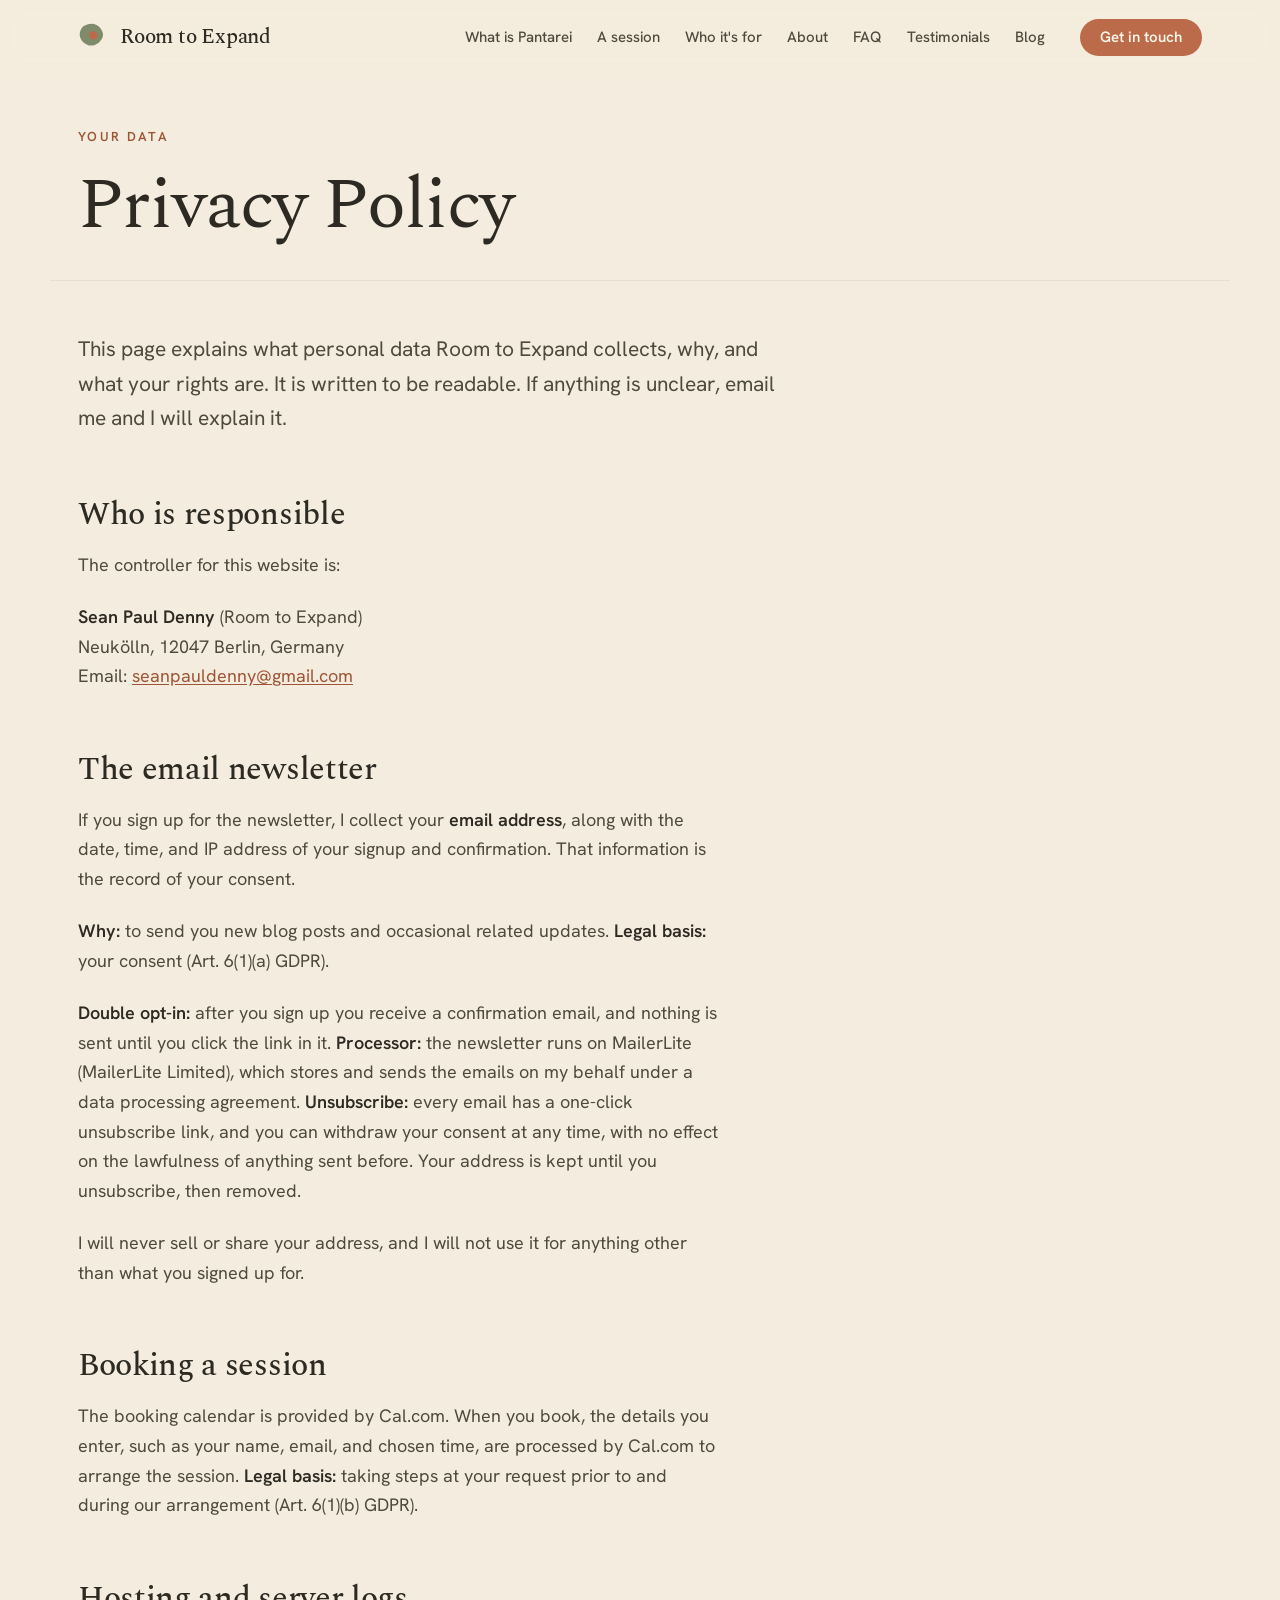
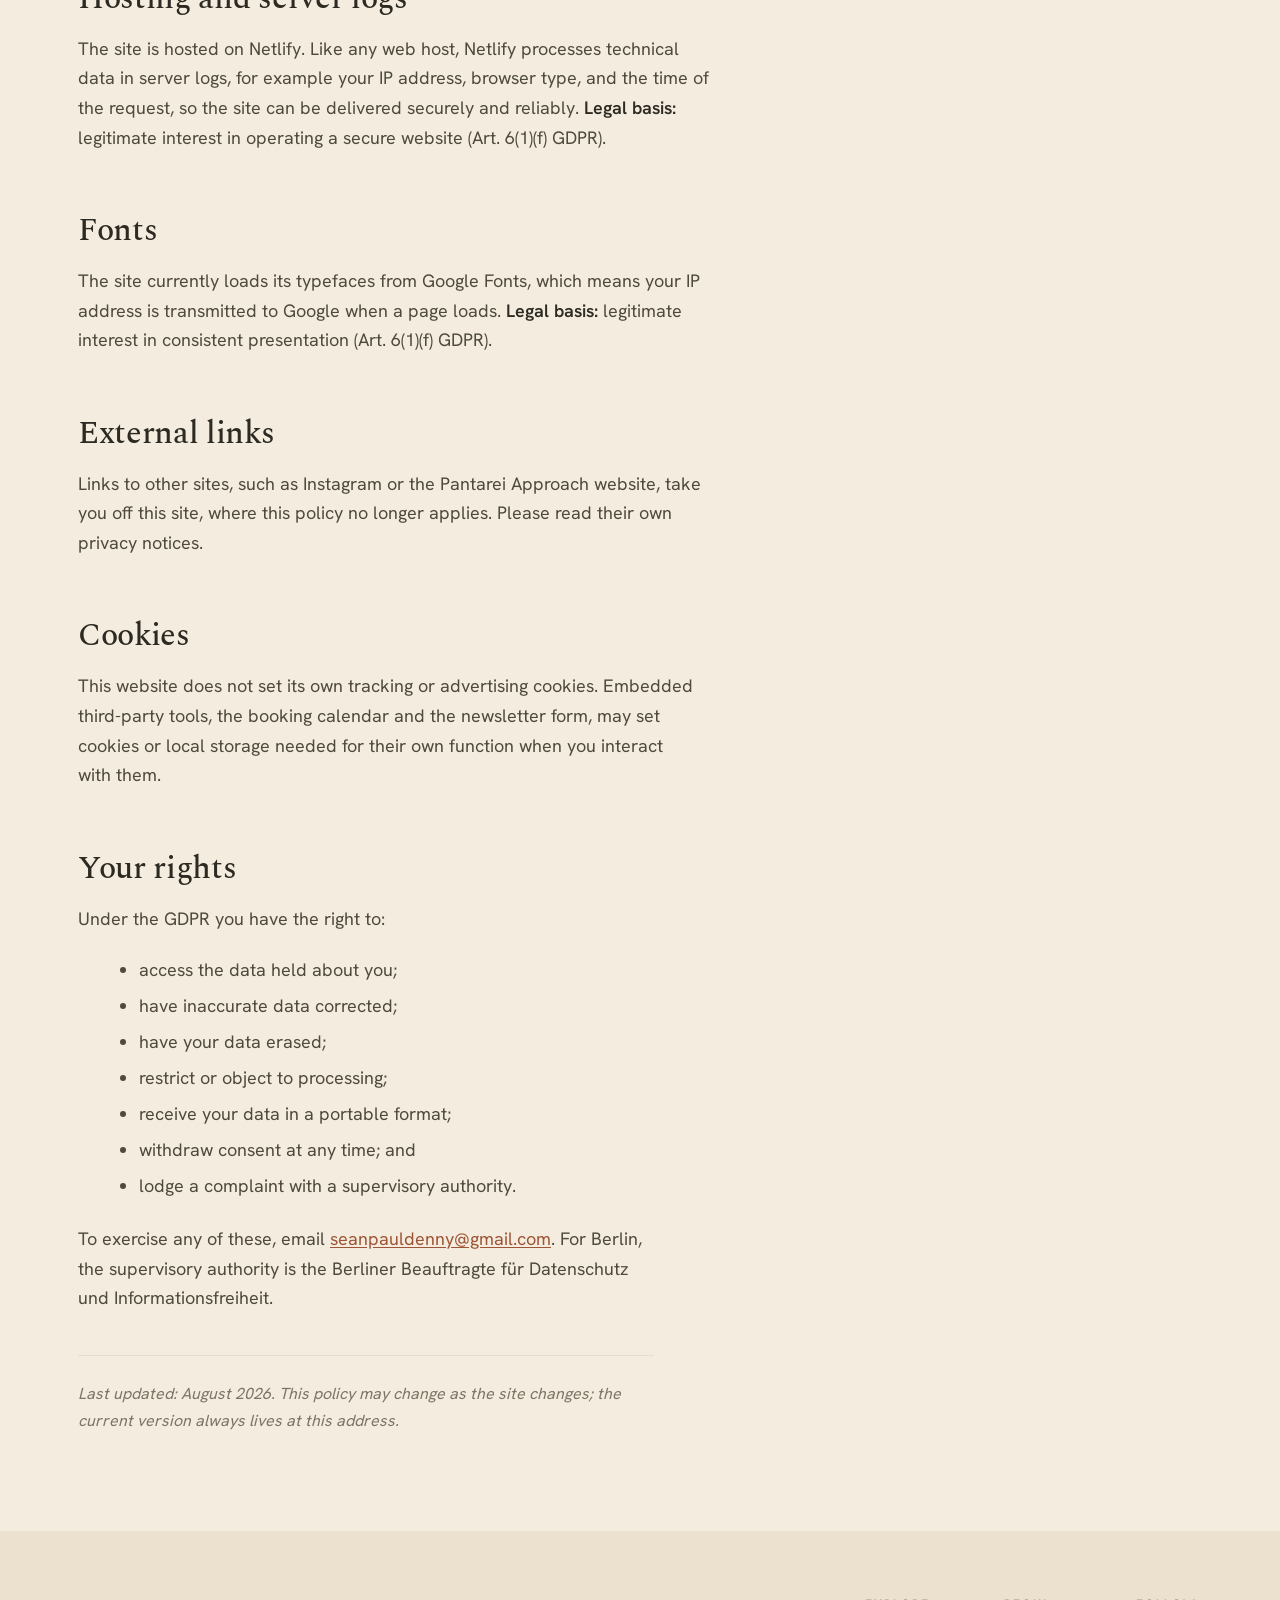
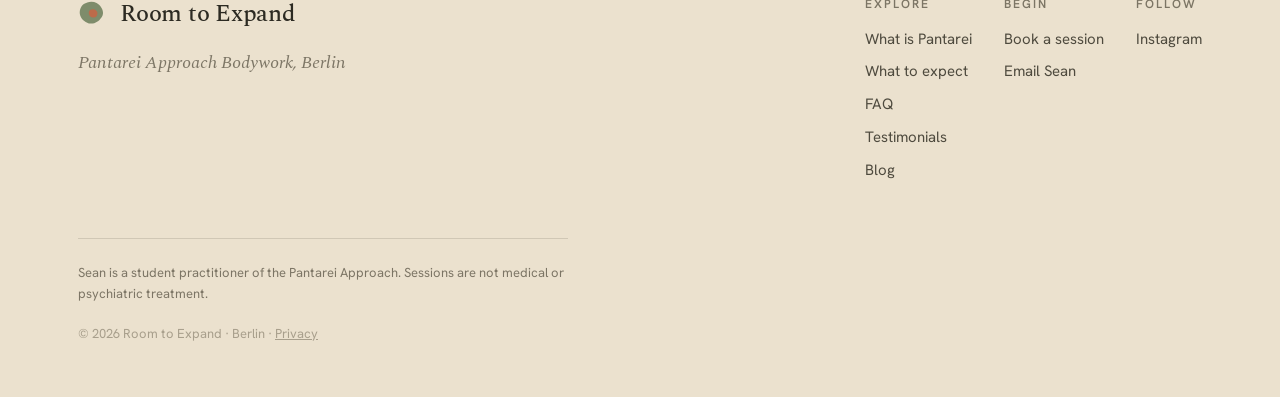
<file: privacy.html>
<!doctype html>
<html lang="en">
<head>
<meta charset="utf-8">
<meta name="viewport" content="width=device-width, initial-scale=1">
<title>Privacy Policy | Room to Expand</title>
<meta name="description" content="How Room to Expand handles your personal data: the email newsletter, booking, hosting, and your rights under the GDPR.">
<meta property="og:title" content="Privacy Policy | Room to Expand">
<meta property="og:description" content="How Room to Expand handles your personal data: the email newsletter, booking, hosting, and your rights under the GDPR.">
<meta property="og:type" content="website">
<link rel="stylesheet" href="/fonts/fonts.css">

<script type="application/ld+json">
{
  "@context": "https://schema.org",
  "@graph": [
    {
      "@type": "LocalBusiness",
      "@id": "https://roomtoexpand.me/#business",
      "name": "Room to Expand",
      "alternateName": "Room to Expand Berlin",
      "description": "Room to Expand is Sean Paul Denny's Pantarei somatic bodywork practice in Berlin. Sessions combine conversation and touch, offered in plain language for the curious, not the convinced.",
      "url": "https://roomtoexpand.me",
      "founder": { "@id": "https://roomtoexpand.me/#sean" },
      "employee": { "@id": "https://roomtoexpand.me/#sean" },
      "knowsAbout": ["Pantarei Approach", "somatic bodywork", "embodiment"],
      "address": {
        "@type": "PostalAddress",
        "postalCode": "12047",
        "addressLocality": "Berlin",
        "addressCountry": "DE"
      },
      "areaServed": { "@type": "City", "name": "Berlin" },
      "email": "seanpauldenny@gmail.com",
      "sameAs": [
        "https://www.instagram.com/roomtoexpand"
      ]
    },
    {
      "@type": "Person",
      "@id": "https://roomtoexpand.me/#sean",
      "name": "Sean Paul Denny",
      "jobTitle": "Pantarei somatic bodywork student practitioner",
      "description": "Sean Paul Denny is a student practitioner of the Pantarei Approach based in Berlin, and the founder of Room to Expand. He spent twenty years in the games industry before training in somatic bodywork.",
      "worksFor": { "@id": "https://roomtoexpand.me/#business" },
      "homeLocation": { "@type": "City", "name": "Berlin" },
      "knowsLanguage": ["en"],
      "alumniOf": {
        "@type": "EducationalOrganization",
        "name": "Pantarei Approach School",
        "address": { "@type": "PostalAddress", "addressLocality": "Berlin", "addressCountry": "DE" }
      },
      "sameAs": [
        "https://www.instagram.com/roomtoexpand"
      ]
    }
  ]
}
</script>

<style>
:root{
  --paper:        #F4EDDF;
  --paper-lift:   #FAF5EA;
  --paper-deep:   #EBE1CE;
  --sage:         #7E8C6B;
  --sage-deep:    #56644A;
  --sage-soft:    #AEBA9B;
  --sage-wash:    #DDE3CF;
  --clay:         #BC6B4A;
  --clay-deep:    #9E5436;
  --clay-soft:    #E3B79E;
  --ink:          #2C2A22;
  --ink-soft:     #4E4A3E;
  --ink-mute:     #7C7565;
  --ink-faint:    #A89F8C;
  --line:         rgba(44,42,34,0.14);
  --line-soft:    rgba(44,42,34,0.08);
  --font-display: 'Spectral', Georgia, 'Times New Roman', serif;
  --font-body:    'Hanken Grotesk', system-ui, -apple-system, sans-serif;
  --measure: 64ch;
  --shell: 1180px;
  --ease: cubic-bezier(0.2,0.7,0.2,1);
}

*{box-sizing:border-box;}
html{scroll-behavior:smooth;}
body{
  margin:0;
  background:var(--paper);
  color:var(--ink);
  font-family:var(--font-body);
  font-size:18px;
  line-height:1.65;
  -webkit-font-smoothing:antialiased;
  text-rendering:optimizeLegibility;
  overflow-x:hidden;
}
a{color:inherit;}
img,svg{display:block;max-width:100%;}

.display{
  font-family:var(--font-display);
  font-weight:400;
  line-height:1.0;
  letter-spacing:-0.015em;
  margin:0;
  text-wrap:balance;
}
h1.display{font-size:clamp(40px,6.2vw,72px);}
.eyebrow{
  font-family:var(--font-body);
  font-weight:600;
  font-size:13px;
  letter-spacing:0.18em;
  text-transform:uppercase;
  color:var(--clay-deep);
  margin:0 0 22px;
}
p{max-width:var(--measure);text-wrap:pretty;}

.shell{max-width:var(--shell);margin:0 auto;padding:0 28px;}
section{position:relative;}
.band{padding:clamp(48px,6vw,88px) 0;}
.rule{height:1px;background:var(--line-soft);max-width:var(--shell);margin:0 auto;}

.btn{
  display:inline-flex;align-items:center;gap:10px;
  font-family:var(--font-body);font-weight:600;font-size:16px;
  padding:15px 28px;border-radius:999px;border:none;cursor:pointer;
  text-decoration:none;line-height:1;white-space:nowrap;
  transition:background .25s var(--ease), color .25s var(--ease), transform .15s var(--ease);
}
.btn-clay{background:var(--clay);color:var(--paper-lift);}
.btn-clay:hover{background:var(--clay-deep);}
.btn-ghost{background:transparent;color:var(--ink);box-shadow:inset 0 0 0 1.5px var(--line);}
.btn-ghost:hover{box-shadow:inset 0 0 0 1.5px var(--ink);}
.btn .arrow{font-family:var(--font-display);font-size:18px;transform:translateY(-1px);}

/* header */
.hdr{
  position:sticky;top:0;z-index:50;
  background:color-mix(in srgb, var(--paper) 82%, transparent);
  backdrop-filter:saturate(1.2) blur(10px);
  border-bottom:1px solid transparent;
  transition:border-color .3s var(--ease), background .3s var(--ease);
}
.hdr.scrolled{border-bottom-color:var(--line-soft);}
.hdr-in{display:flex;align-items:center;gap:24px;height:74px;}
.brand{display:flex;align-items:center;gap:12px;text-decoration:none;flex:none;}
.brand .mark{width:30px;height:30px;flex:none;}
.brand .name{font-family:var(--font-display);font-weight:500;font-size:21px;letter-spacing:-0.01em;color:var(--ink);white-space:nowrap;}
.nav{display:flex;gap:3px;margin-left:auto;}
.nav a{
  font-size:15px;font-weight:500;color:var(--ink-soft);text-decoration:none;white-space:nowrap;
  padding:9px 11px;border-radius:999px;transition:color .2s var(--ease), background .2s var(--ease);
}
.nav a:hover{color:var(--ink);background:var(--paper-deep);}
.nav a.active{color:var(--ink);background:var(--paper-deep);}
.nav .nav-cta{display:none;}
.hdr .btn{padding:11px 20px;font-size:15px;}

/* hamburger toggle — hidden on desktop */
.nav-toggle{
  display:none;margin-left:12px;flex:none;
  width:44px;height:44px;padding:0;border:none;cursor:pointer;
  background:transparent;align-items:center;justify-content:center;
}
.nav-toggle .bars{position:relative;width:22px;height:14px;}
.nav-toggle .bars span{
  position:absolute;left:0;width:100%;height:2px;border-radius:2px;background:var(--ink);
  transition:transform .3s var(--ease), opacity .2s var(--ease), top .3s var(--ease);
}
.nav-toggle .bars span:nth-child(1){top:0;}
.nav-toggle .bars span:nth-child(2){top:6px;}
.nav-toggle .bars span:nth-child(3){top:12px;}
.nav-toggle[aria-expanded="true"] .bars span:nth-child(1){top:6px;transform:rotate(45deg);}
.nav-toggle[aria-expanded="true"] .bars span:nth-child(2){opacity:0;}
.nav-toggle[aria-expanded="true"] .bars span:nth-child(3){top:6px;transform:rotate(-45deg);}

@media(max-width:1080px){
  .hdr-in{gap:12px;}
  .hdr-cta{display:none;}
  .nav-toggle{display:inline-flex;}
  .nav{
    position:absolute;top:100%;left:0;right:0;
    flex-direction:column;gap:4px;margin-left:0;
    background:var(--paper-lift);
    border-bottom:1px solid var(--line-soft);
    box-shadow:0 22px 44px rgba(44,42,34,0.13);
    padding:12px;
    max-height:0;overflow:hidden;
    opacity:0;visibility:hidden;
    transition:max-height .32s var(--ease), opacity .24s var(--ease), visibility .24s var(--ease);
  }
  .nav.open{max-height:80vh;opacity:1;visibility:visible;overflow:auto;}
  .nav a{font-size:17px;padding:14px 16px;border-radius:12px;}
  .nav .nav-cta{
    display:inline-flex;justify-content:center;margin-top:6px;
    color:var(--paper-lift);font-size:16px;
  }
  .nav .nav-cta:hover{background:var(--clay-deep);color:var(--paper-lift);}
}

/* page hero */
.page-hero{padding:clamp(32px,4vw,56px) 0 clamp(28px,3vw,40px);}
.page-hero h1{max-width:20ch;}
.page-hero .lede{
  font-size:clamp(19px,2.1vw,23px);line-height:1.6;
  color:var(--ink-soft);max-width:52ch;text-wrap:pretty;
  margin-top:28px;
}

/* article content */
.content{max-width:72ch;}
.content .intro{font-size:clamp(19px,2vw,21px);color:var(--ink-soft);margin:0 0 1.1em;}
.content p{margin:0 0 1.25em;color:var(--ink-soft);}
.content h2{
  font-family:var(--font-display);font-weight:500;
  font-size:clamp(24px,3vw,32px);line-height:1.15;color:var(--ink);
  margin:1.9em 0 .5em;letter-spacing:-0.01em;
}
.content strong{color:var(--ink);font-weight:600;}
.content em{font-style:italic;}
.content a{color:var(--clay-deep);text-decoration:underline;text-underline-offset:2px;}
.content a:hover{color:var(--clay);}
.content ul{margin:0 0 1.35em 1.15em;color:var(--ink-soft);}
.content li{margin:0 0 .45em;line-height:1.55;}
.content .signoff{
  margin-top:2.6em;padding-top:1.6em;border-top:1px solid var(--line-soft);
  font-style:italic;color:var(--ink-mute);font-size:16px;
}

/* footer */
.foot{background:var(--paper-deep);color:var(--ink-soft);padding:64px 0 40px;}
.foot-top{display:flex;justify-content:space-between;gap:40px;flex-wrap:wrap;align-items:flex-start;}
.foot .brand .name{font-size:24px;}
.foot .tagline{margin-top:14px;font-family:var(--font-display);font-style:italic;font-size:18px;color:var(--ink-mute);}
.foot-links{display:flex;gap:32px;flex-wrap:wrap;}
.foot-col h4{font-family:var(--font-body);font-weight:600;font-size:12px;letter-spacing:0.16em;text-transform:uppercase;color:var(--ink-mute);margin:0 0 12px;}
.foot-col a{display:block;color:var(--ink-soft);text-decoration:none;font-size:15px;margin-bottom:8px;transition:color .2s var(--ease);}
.foot-col a:hover{color:var(--clay-deep);}
.foot-legal{margin-top:48px;padding-top:24px;border-top:1px solid var(--line);font-size:13px;line-height:1.6;color:var(--ink-mute);max-width:70ch;}
.foot-fine{margin-top:18px;font-size:13px;color:var(--ink-faint);}

@media(prefers-reduced-motion:no-preference){
  .reveal.in{animation:rte-fadeup .7s var(--ease) both;}
  @keyframes rte-fadeup{from{opacity:0;transform:translateY(22px);}to{opacity:1;transform:none;}}
}
</style>
</head>
<body>

<!-- ===================== HEADER ===================== -->
<header class="hdr" id="hdr">
  <div class="shell hdr-in">
    <a class="brand" href="index.html" aria-label="Room to Expand home">
      <svg class="mark" viewBox="0 0 100 100" aria-hidden="true">
        <path fill="#7E8C6B" d="M77.4,58.1c-6.3,12-21,21.5-35.6,20.5C27.1,77.6,12.5,66,7.7,52.3C2.9,38.6,7.9,22.7,19.4,13.7C30.9,4.8,48.8,2.8,62.1,9.7C75.4,16.6,84.1,32.4,83.4,44.5C82.7,56.6,72.5,65,77.4,58.1Z"/>
        <g transform="translate(50 50) rotate(35) scale(0.4) translate(-50 -50)">
          <path fill="#BC6B4A" d="M73.7,53.8c-6,12.6-20.5,20.9-35.1,19.1C24,71.1,9.4,59,6.3,45.5C3.2,31.8,11.5,16.7,24.7,9.6C37.9,2.4,56,3.2,66.8,11.3C77.6,19.4,81,34.8,79.6,45.5C78.1,56.2,71.6,62.3,73.7,53.8Z"/>
        </g>
      </svg>
      <span class="name">Room to Expand</span>
    </a>
    <nav class="nav" id="nav">
      <a href="what-is-pantarei.html">What is Pantarei</a>
      <a href="sessions.html">A session</a>
      <a href="index.html#who">Who it's for</a>
      <a href="index.html#about">About</a>
      <a href="faq.html">FAQ</a>
      <a href="testimonials.html">Testimonials</a>
      <a href="blog.html">Blog</a>
      <a class="btn btn-clay nav-cta" href="index.html#book">Get in touch</a>
    </nav>
    <a class="btn btn-clay hdr-cta" href="index.html#book">Get in touch</a>
    <button class="nav-toggle" id="navToggle" aria-label="Open menu" aria-expanded="false" aria-controls="nav">
      <span class="bars" aria-hidden="true"><span></span><span></span><span></span></span>
    </button>
  </div>
</header>

<!-- ===================== PAGE HERO ===================== -->
<section class="page-hero">
  <div class="shell">
    <p class="eyebrow">Your data</p>
    <h1 class="display">Privacy Policy</h1>
  </div>
</section>

<div class="rule"></div>

<!-- ===================== ARTICLE ===================== -->
<section class="band" style="padding-top:clamp(32px,4vw,52px);">
  <div class="shell">
    <div class="content">
      <p class="intro">This page explains what personal data Room to Expand collects, why, and what your rights are. It is written to be readable. If anything is unclear, email me and I will explain it.</p>

      <h2>Who is responsible</h2>
      <p>The controller for this website is:</p>
      <p><strong>Sean Paul Denny</strong> (Room to Expand)<br>Neukölln, 12047 Berlin, Germany<br>Email: <a href="mailto:seanpauldenny@gmail.com">seanpauldenny@gmail.com</a></p>

      <h2>The email newsletter</h2>
      <p>If you sign up for the newsletter, I collect your <strong>email address</strong>, along with the date, time, and IP address of your signup and confirmation. That information is the record of your consent.</p>
      <p><strong>Why:</strong> to send you new blog posts and occasional related updates. <strong>Legal basis:</strong> your consent (Art. 6(1)(a) GDPR).</p>
      <p><strong>Double opt-in:</strong> after you sign up you receive a confirmation email, and nothing is sent until you click the link in it. <strong>Processor:</strong> the newsletter runs on MailerLite (MailerLite Limited), which stores and sends the emails on my behalf under a data processing agreement. <strong>Unsubscribe:</strong> every email has a one-click unsubscribe link, and you can withdraw your consent at any time, with no effect on the lawfulness of anything sent before. Your address is kept until you unsubscribe, then removed.</p>
      <p>I will never sell or share your address, and I will not use it for anything other than what you signed up for.</p>

      <h2>Booking a session</h2>
      <p>The booking calendar is provided by Cal.com. When you book, the details you enter, such as your name, email, and chosen time, are processed by Cal.com to arrange the session. <strong>Legal basis:</strong> taking steps at your request prior to and during our arrangement (Art. 6(1)(b) GDPR).</p>

      <h2>Hosting and server logs</h2>
      <p>The site is hosted on Netlify. Like any web host, Netlify processes technical data in server logs, for example your IP address, browser type, and the time of the request, so the site can be delivered securely and reliably. <strong>Legal basis:</strong> legitimate interest in operating a secure website (Art. 6(1)(f) GDPR).</p>

      <h2>Fonts</h2>
      <p>The site currently loads its typefaces from Google Fonts, which means your IP address is transmitted to Google when a page loads. <strong>Legal basis:</strong> legitimate interest in consistent presentation (Art. 6(1)(f) GDPR).</p>

      <h2>External links</h2>
      <p>Links to other sites, such as Instagram or the Pantarei Approach website, take you off this site, where this policy no longer applies. Please read their own privacy notices.</p>

      <h2>Cookies</h2>
      <p>This website does not set its own tracking or advertising cookies. Embedded third-party tools, the booking calendar and the newsletter form, may set cookies or local storage needed for their own function when you interact with them.</p>

      <h2>Your rights</h2>
      <p>Under the GDPR you have the right to:</p>
      <ul>
        <li>access the data held about you;</li>
        <li>have inaccurate data corrected;</li>
        <li>have your data erased;</li>
        <li>restrict or object to processing;</li>
        <li>receive your data in a portable format;</li>
        <li>withdraw consent at any time; and</li>
        <li>lodge a complaint with a supervisory authority.</li>
      </ul>
      <p>To exercise any of these, email <a href="mailto:seanpauldenny@gmail.com">seanpauldenny@gmail.com</a>. For Berlin, the supervisory authority is the Berliner Beauftragte für Datenschutz und Informationsfreiheit.</p>

      <p class="signoff">Last updated: August 2026. This policy may change as the site changes; the current version always lives at this address.</p>
    </div>
  </div>
</section>

<!-- ===================== FOOTER ===================== -->
<footer class="foot">
  <div class="shell">
    <div class="foot-top">
      <div>
        <a class="brand" href="index.html">
          <svg class="mark" viewBox="0 0 100 100" aria-hidden="true" style="width:30px;height:30px;">
            <path fill="#7E8C6B" d="M77.4,58.1c-6.3,12-21,21.5-35.6,20.5C27.1,77.6,12.5,66,7.7,52.3C2.9,38.6,7.9,22.7,19.4,13.7C30.9,4.8,48.8,2.8,62.1,9.7C75.4,16.6,84.1,32.4,83.4,44.5C82.7,56.6,72.5,65,77.4,58.1Z"/>
            <g transform="translate(50 50) rotate(35) scale(0.4) translate(-50 -50)">
              <path fill="#BC6B4A" d="M73.7,53.8c-6,12.6-20.5,20.9-35.1,19.1C24,71.1,9.4,59,6.3,45.5C3.2,31.8,11.5,16.7,24.7,9.6C37.9,2.4,56,3.2,66.8,11.3C77.6,19.4,81,34.8,79.6,45.5C78.1,56.2,71.6,62.3,73.7,53.8Z"/>
            </g>
          </svg>
          <span class="name">Room to Expand</span>
        </a>
        <p class="tagline">Pantarei Approach Bodywork, Berlin</p>
      </div>
      <div class="foot-links">
        <div class="foot-col">
          <h4>Explore</h4>
          <a href="what-is-pantarei.html">What is Pantarei</a>
          <a href="sessions.html">What to expect</a>
          <a href="faq.html">FAQ</a>
          <a href="testimonials.html">Testimonials</a>
          <a href="blog.html">Blog</a>
        </div>
        <div class="foot-col">
          <h4>Begin</h4>
          <a href="index.html#book">Book a session</a>
          <a href="mailto:seanpauldenny@gmail.com">Email Sean</a>
        </div>
        <div class="foot-col">
          <h4>Follow</h4>
          <a href="https://www.instagram.com/roomtoexpand" target="_blank" rel="noopener">Instagram</a>
        </div>
      </div>
    </div>
    <p class="foot-legal">Sean is a student practitioner of the Pantarei Approach. Sessions are not medical or psychiatric treatment.</p>
    <p class="foot-fine">© 2026 Room to Expand · Berlin · <a href="/privacy">Privacy</a></p>
  </div>
</footer>

<script>
const hdr = document.getElementById('hdr');
const onScroll = () => hdr.classList.toggle('scrolled', window.scrollY > 12);
onScroll(); window.addEventListener('scroll', onScroll, {passive:true});

// mobile nav toggle
const navToggle = document.getElementById('navToggle');
const nav = document.getElementById('nav');
const setNav = (open) => {
  nav.classList.toggle('open', open);
  navToggle.setAttribute('aria-expanded', open ? 'true' : 'false');
  navToggle.setAttribute('aria-label', open ? 'Close menu' : 'Open menu');
};
navToggle.addEventListener('click', () => setNav(!nav.classList.contains('open')));
nav.querySelectorAll('a').forEach(a => a.addEventListener('click', () => setNav(false)));
document.addEventListener('keydown', (e) => { if (e.key === 'Escape') setNav(false); });

(function(){
  if (!window.matchMedia('(prefers-reduced-motion: no-preference)').matches) return;
  const vh = () => window.innerHeight || document.documentElement.clientHeight;
  const io = new IntersectionObserver((entries) => {
    entries.forEach(e => { if (e.isIntersecting) { e.target.classList.add('in'); io.unobserve(e.target); } });
  }, {threshold: 0.12, rootMargin: '0px 0px -8% 0px'});
  document.querySelectorAll('.reveal').forEach(el => {
    if (el.getBoundingClientRect().top > vh() * 0.92) io.observe(el);
  });
})();
</script>
</body>
</html>
</file>
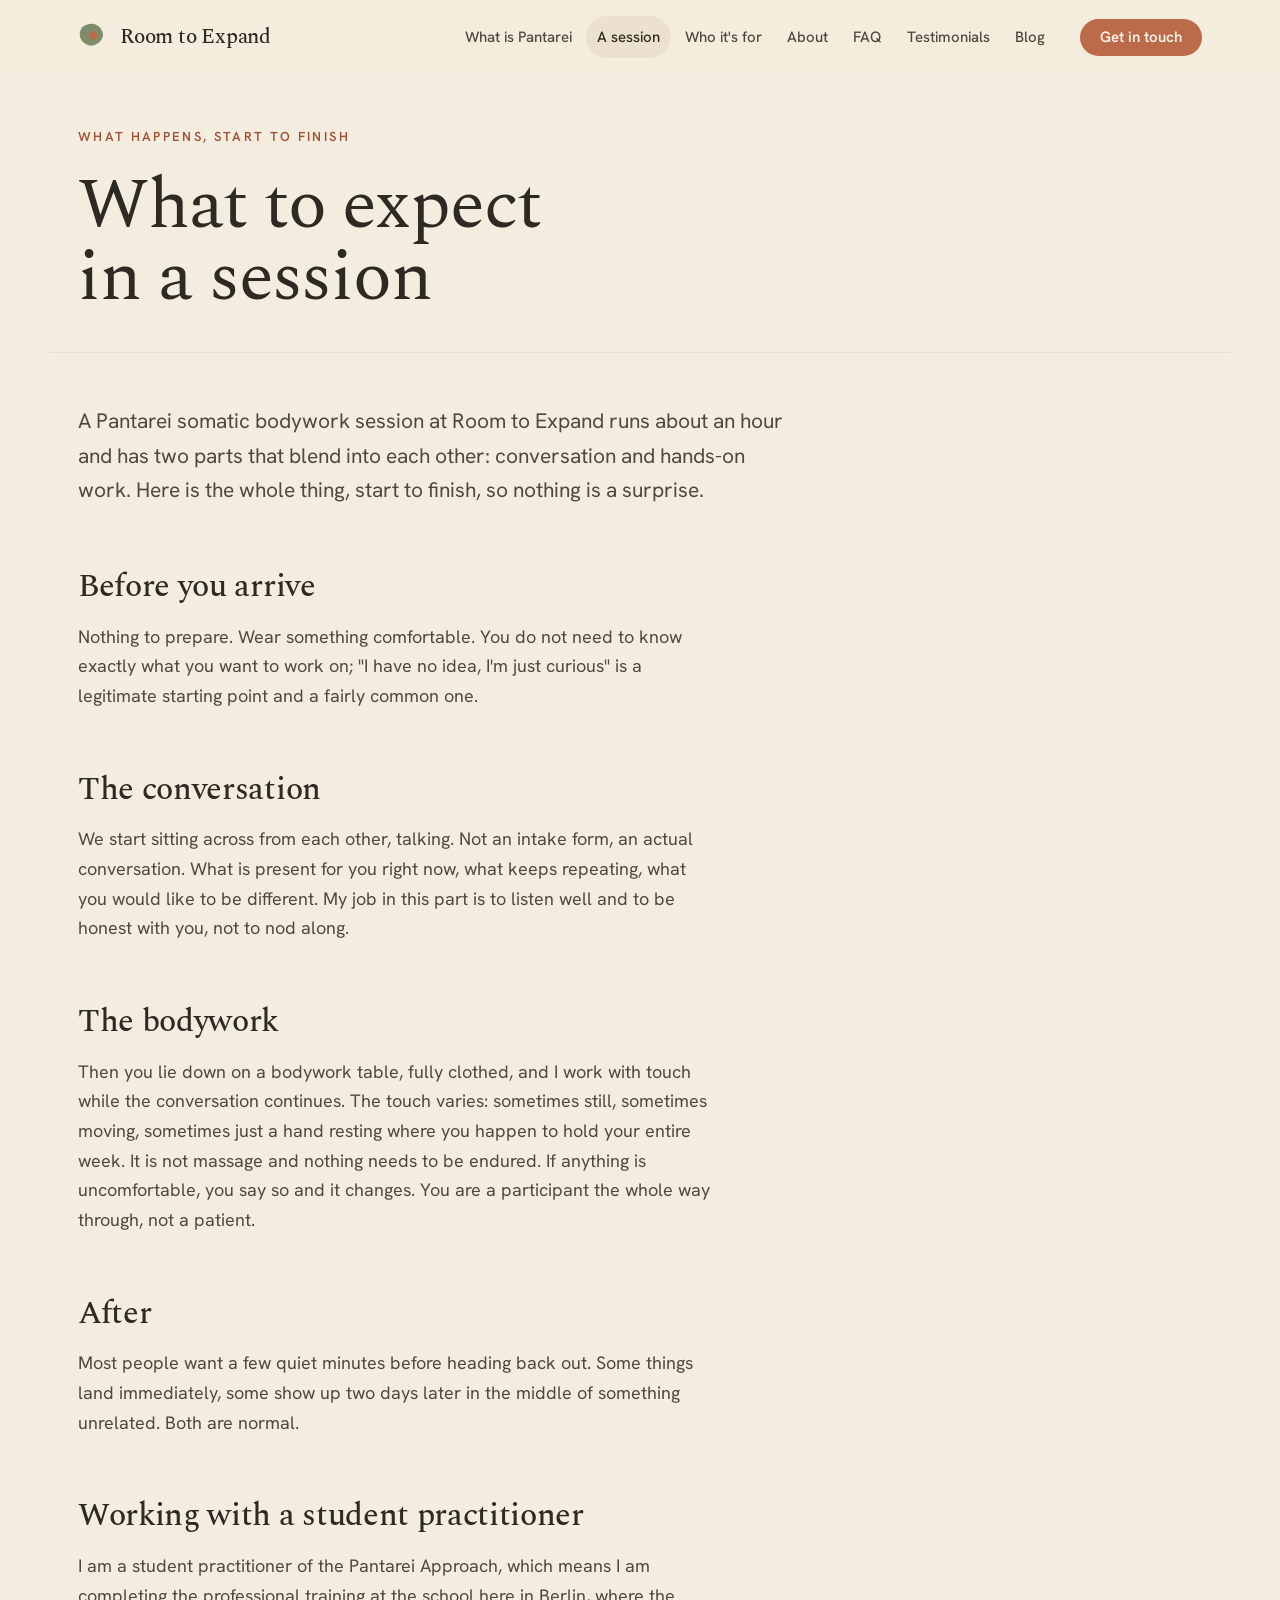
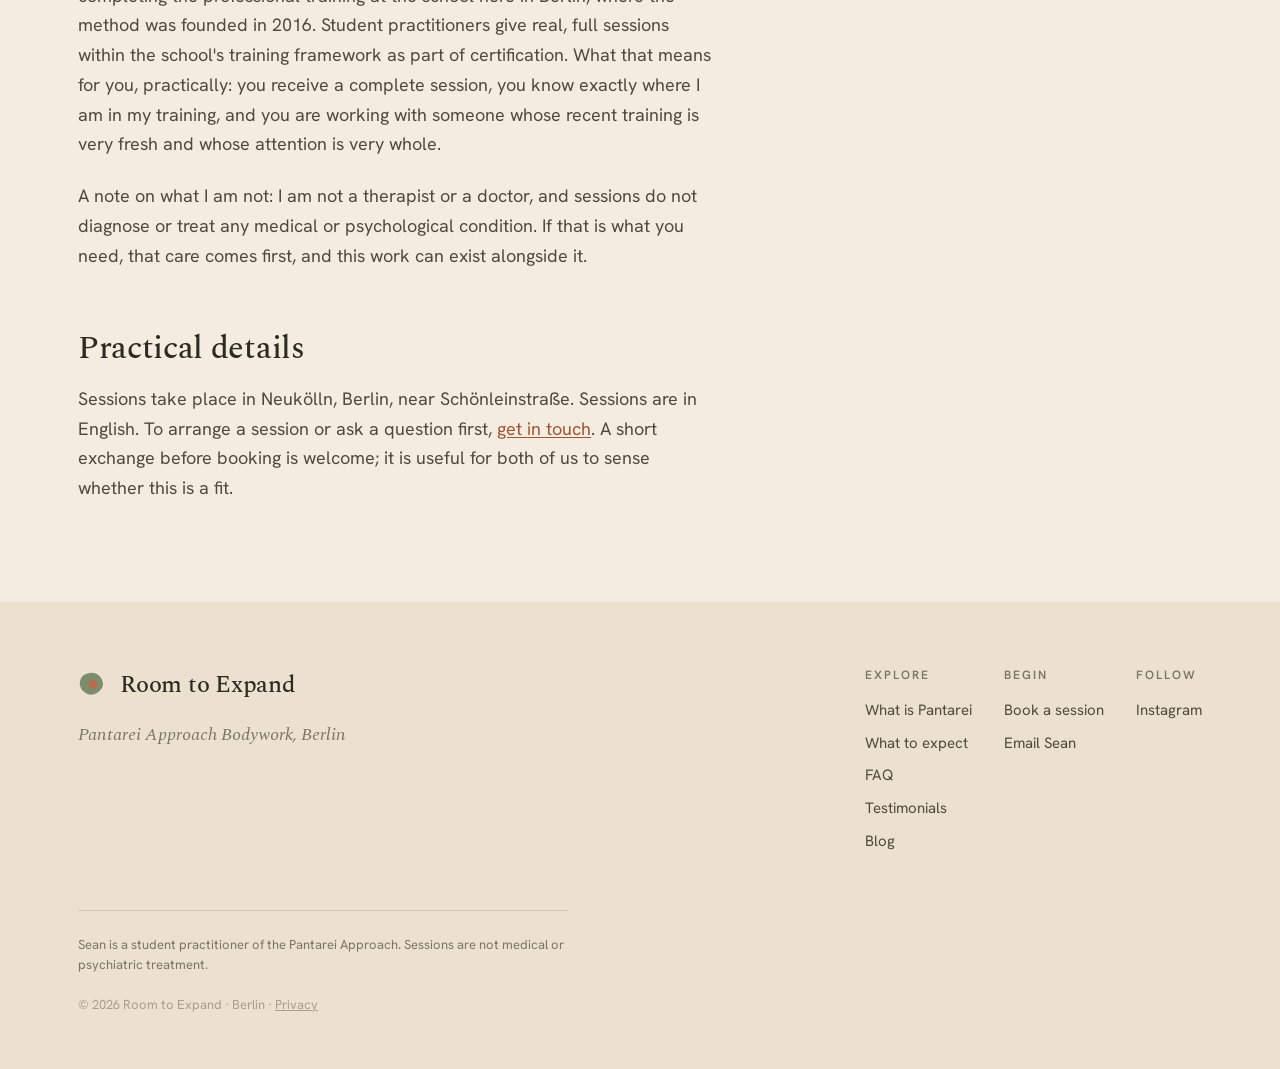
<file: sessions.html>
<!doctype html>
<html lang="en">
<head>
<meta charset="utf-8">
<meta name="viewport" content="width=device-width, initial-scale=1">
<title>What to Expect in a Pantarei Session | Berlin, Neukölln</title>
<meta name="description" content="How a Pantarei somatic bodywork session works, start to finish, in Neukölln, Berlin near Schönleinstraße. Sessions in English with student practitioner Sean Paul Denny.">
<meta property="og:title" content="What to Expect in a Pantarei Session | Berlin, Neukölln">
<meta property="og:description" content="How a Pantarei somatic bodywork session works, start to finish, in Neukölln, Berlin near Schönleinstraße. Sessions in English with student practitioner Sean Paul Denny.">
<meta property="og:type" content="article">
<link rel="stylesheet" href="/fonts/fonts.css">

<script type="application/ld+json">
{
  "@context": "https://schema.org",
  "@graph": [
    {
      "@type": "LocalBusiness",
      "@id": "https://roomtoexpand.me/#business",
      "name": "Room to Expand",
      "alternateName": "Room to Expand Berlin",
      "description": "Room to Expand is Sean Paul Denny's Pantarei somatic bodywork practice in Berlin. Sessions combine conversation and touch, offered in plain language for the curious, not the convinced.",
      "url": "https://roomtoexpand.me",
      "founder": { "@id": "https://roomtoexpand.me/#sean" },
      "employee": { "@id": "https://roomtoexpand.me/#sean" },
      "knowsAbout": ["Pantarei Approach", "somatic bodywork", "embodiment"],
      "address": {
        "@type": "PostalAddress",
        "postalCode": "12047",
        "addressLocality": "Berlin",
        "addressCountry": "DE"
      },
      "areaServed": { "@type": "City", "name": "Berlin" },
      "email": "seanpauldenny@gmail.com",
      "sameAs": [
        "https://www.instagram.com/roomtoexpand"
      ]
    },
    {
      "@type": "Person",
      "@id": "https://roomtoexpand.me/#sean",
      "name": "Sean Paul Denny",
      "jobTitle": "Pantarei somatic bodywork student practitioner",
      "description": "Sean Paul Denny is a student practitioner of the Pantarei Approach based in Berlin, and the founder of Room to Expand. He spent twenty years in the games industry before training in somatic bodywork.",
      "worksFor": { "@id": "https://roomtoexpand.me/#business" },
      "homeLocation": { "@type": "City", "name": "Berlin" },
      "knowsLanguage": ["en"],
      "alumniOf": {
        "@type": "EducationalOrganization",
        "name": "Pantarei Approach School",
        "address": { "@type": "PostalAddress", "addressLocality": "Berlin", "addressCountry": "DE" }
      },
      "sameAs": [
        "https://www.instagram.com/roomtoexpand"
      ]
    }
  ]
}
</script>

<style>
:root{
  --paper:        #F4EDDF;
  --paper-lift:   #FAF5EA;
  --paper-deep:   #EBE1CE;
  --sage:         #7E8C6B;
  --sage-deep:    #56644A;
  --sage-soft:    #AEBA9B;
  --sage-wash:    #DDE3CF;
  --clay:         #BC6B4A;
  --clay-deep:    #9E5436;
  --clay-soft:    #E3B79E;
  --ink:          #2C2A22;
  --ink-soft:     #4E4A3E;
  --ink-mute:     #7C7565;
  --ink-faint:    #A89F8C;
  --line:         rgba(44,42,34,0.14);
  --line-soft:    rgba(44,42,34,0.08);
  --font-display: 'Spectral', Georgia, 'Times New Roman', serif;
  --font-body:    'Hanken Grotesk', system-ui, -apple-system, sans-serif;
  --measure: 64ch;
  --shell: 1180px;
  --ease: cubic-bezier(0.2,0.7,0.2,1);
}

*{box-sizing:border-box;}
html{scroll-behavior:smooth;}
body{
  margin:0;
  background:var(--paper);
  color:var(--ink);
  font-family:var(--font-body);
  font-size:18px;
  line-height:1.65;
  -webkit-font-smoothing:antialiased;
  text-rendering:optimizeLegibility;
  overflow-x:hidden;
}
a{color:inherit;}
img,svg{display:block;max-width:100%;}

.display{
  font-family:var(--font-display);
  font-weight:400;
  line-height:1.0;
  letter-spacing:-0.015em;
  margin:0;
  text-wrap:balance;
}
h1.display{font-size:clamp(40px,6.2vw,72px);}
.eyebrow{
  font-family:var(--font-body);
  font-weight:600;
  font-size:13px;
  letter-spacing:0.18em;
  text-transform:uppercase;
  color:var(--clay-deep);
  margin:0 0 22px;
}
p{max-width:var(--measure);text-wrap:pretty;}

.shell{max-width:var(--shell);margin:0 auto;padding:0 28px;}
section{position:relative;}
.band{padding:clamp(48px,6vw,88px) 0;}
.rule{height:1px;background:var(--line-soft);max-width:var(--shell);margin:0 auto;}

.btn{
  display:inline-flex;align-items:center;gap:10px;
  font-family:var(--font-body);font-weight:600;font-size:16px;
  padding:15px 28px;border-radius:999px;border:none;cursor:pointer;
  text-decoration:none;line-height:1;white-space:nowrap;
  transition:background .25s var(--ease), color .25s var(--ease), transform .15s var(--ease);
}
.btn-clay{background:var(--clay);color:var(--paper-lift);}
.btn-clay:hover{background:var(--clay-deep);}
.btn-ghost{background:transparent;color:var(--ink);box-shadow:inset 0 0 0 1.5px var(--line);}
.btn-ghost:hover{box-shadow:inset 0 0 0 1.5px var(--ink);}
.btn .arrow{font-family:var(--font-display);font-size:18px;transform:translateY(-1px);}

/* header */
.hdr{
  position:sticky;top:0;z-index:50;
  background:color-mix(in srgb, var(--paper) 82%, transparent);
  backdrop-filter:saturate(1.2) blur(10px);
  border-bottom:1px solid transparent;
  transition:border-color .3s var(--ease), background .3s var(--ease);
}
.hdr.scrolled{border-bottom-color:var(--line-soft);}
.hdr-in{display:flex;align-items:center;gap:24px;height:74px;}
.brand{display:flex;align-items:center;gap:12px;text-decoration:none;flex:none;}
.brand .mark{width:30px;height:30px;flex:none;}
.brand .name{font-family:var(--font-display);font-weight:500;font-size:21px;letter-spacing:-0.01em;color:var(--ink);white-space:nowrap;}
.nav{display:flex;gap:3px;margin-left:auto;}
.nav a{
  font-size:15px;font-weight:500;color:var(--ink-soft);text-decoration:none;white-space:nowrap;
  padding:9px 11px;border-radius:999px;transition:color .2s var(--ease), background .2s var(--ease);
}
.nav a:hover{color:var(--ink);background:var(--paper-deep);}
.nav a.active{color:var(--ink);background:var(--paper-deep);}
.nav .nav-cta{display:none;}
.hdr .btn{padding:11px 20px;font-size:15px;}

/* hamburger toggle — hidden on desktop */
.nav-toggle{
  display:none;margin-left:12px;flex:none;
  width:44px;height:44px;padding:0;border:none;cursor:pointer;
  background:transparent;align-items:center;justify-content:center;
}
.nav-toggle .bars{position:relative;width:22px;height:14px;}
.nav-toggle .bars span{
  position:absolute;left:0;width:100%;height:2px;border-radius:2px;background:var(--ink);
  transition:transform .3s var(--ease), opacity .2s var(--ease), top .3s var(--ease);
}
.nav-toggle .bars span:nth-child(1){top:0;}
.nav-toggle .bars span:nth-child(2){top:6px;}
.nav-toggle .bars span:nth-child(3){top:12px;}
.nav-toggle[aria-expanded="true"] .bars span:nth-child(1){top:6px;transform:rotate(45deg);}
.nav-toggle[aria-expanded="true"] .bars span:nth-child(2){opacity:0;}
.nav-toggle[aria-expanded="true"] .bars span:nth-child(3){top:6px;transform:rotate(-45deg);}

@media(max-width:1080px){
  .hdr-in{gap:12px;}
  .hdr-cta{display:none;}
  .nav-toggle{display:inline-flex;}
  .nav{
    position:absolute;top:100%;left:0;right:0;
    flex-direction:column;gap:4px;margin-left:0;
    background:var(--paper-lift);
    border-bottom:1px solid var(--line-soft);
    box-shadow:0 22px 44px rgba(44,42,34,0.13);
    padding:12px;
    max-height:0;overflow:hidden;
    opacity:0;visibility:hidden;
    transition:max-height .32s var(--ease), opacity .24s var(--ease), visibility .24s var(--ease);
  }
  .nav.open{max-height:80vh;opacity:1;visibility:visible;overflow:auto;}
  .nav a{font-size:17px;padding:14px 16px;border-radius:12px;}
  .nav .nav-cta{
    display:inline-flex;justify-content:center;margin-top:6px;
    color:var(--paper-lift);font-size:16px;
  }
  .nav .nav-cta:hover{background:var(--clay-deep);color:var(--paper-lift);}
}

/* page hero */
.page-hero{padding:clamp(32px,4vw,56px) 0 clamp(28px,3vw,40px);}
.page-hero h1{max-width:20ch;}
.page-hero .lede{
  font-size:clamp(19px,2.1vw,23px);line-height:1.6;
  color:var(--ink-soft);max-width:52ch;text-wrap:pretty;
  margin-top:28px;
}

/* article content */
.content{max-width:72ch;}
.content .intro{font-size:clamp(19px,2vw,21px);color:var(--ink-soft);margin:0 0 1.1em;}
.content p{margin:0 0 1.25em;color:var(--ink-soft);}
.content h2{
  font-family:var(--font-display);font-weight:500;
  font-size:clamp(24px,3vw,32px);line-height:1.15;color:var(--ink);
  margin:1.9em 0 .5em;letter-spacing:-0.01em;
}
.content strong{color:var(--ink);font-weight:600;}
.content em{font-style:italic;}
.content a{color:var(--clay-deep);text-decoration:underline;text-underline-offset:2px;}
.content a:hover{color:var(--clay);}
.content .signoff{
  margin-top:2.6em;padding-top:1.6em;border-top:1px solid var(--line-soft);
  font-style:italic;color:var(--ink-mute);font-size:16px;
}

/* footer */
.foot{background:var(--paper-deep);color:var(--ink-soft);padding:64px 0 40px;}
.foot-top{display:flex;justify-content:space-between;gap:40px;flex-wrap:wrap;align-items:flex-start;}
.foot .brand .name{font-size:24px;}
.foot .tagline{margin-top:14px;font-family:var(--font-display);font-style:italic;font-size:18px;color:var(--ink-mute);}
.foot-links{display:flex;gap:32px;flex-wrap:wrap;}
.foot-col h4{font-family:var(--font-body);font-weight:600;font-size:12px;letter-spacing:0.16em;text-transform:uppercase;color:var(--ink-mute);margin:0 0 12px;}
.foot-col a{display:block;color:var(--ink-soft);text-decoration:none;font-size:15px;margin-bottom:8px;transition:color .2s var(--ease);}
.foot-col a:hover{color:var(--clay-deep);}
.foot-legal{margin-top:48px;padding-top:24px;border-top:1px solid var(--line);font-size:13px;line-height:1.6;color:var(--ink-mute);max-width:70ch;}
.foot-fine{margin-top:18px;font-size:13px;color:var(--ink-faint);}

@media(prefers-reduced-motion:no-preference){
  .reveal.in{animation:rte-fadeup .7s var(--ease) both;}
  @keyframes rte-fadeup{from{opacity:0;transform:translateY(22px);}to{opacity:1;transform:none;}}
}
</style>
</head>
<body>

<!-- ===================== HEADER ===================== -->
<header class="hdr" id="hdr">
  <div class="shell hdr-in">
    <a class="brand" href="index.html" aria-label="Room to Expand home">
      <svg class="mark" viewBox="0 0 100 100" aria-hidden="true">
        <path fill="#7E8C6B" d="M77.4,58.1c-6.3,12-21,21.5-35.6,20.5C27.1,77.6,12.5,66,7.7,52.3C2.9,38.6,7.9,22.7,19.4,13.7C30.9,4.8,48.8,2.8,62.1,9.7C75.4,16.6,84.1,32.4,83.4,44.5C82.7,56.6,72.5,65,77.4,58.1Z"/>
        <g transform="translate(50 50) rotate(35) scale(0.4) translate(-50 -50)">
          <path fill="#BC6B4A" d="M73.7,53.8c-6,12.6-20.5,20.9-35.1,19.1C24,71.1,9.4,59,6.3,45.5C3.2,31.8,11.5,16.7,24.7,9.6C37.9,2.4,56,3.2,66.8,11.3C77.6,19.4,81,34.8,79.6,45.5C78.1,56.2,71.6,62.3,73.7,53.8Z"/>
        </g>
      </svg>
      <span class="name">Room to Expand</span>
    </a>
    <nav class="nav" id="nav">
      <a href="what-is-pantarei.html">What is Pantarei</a>
      <a href="sessions.html" class="active">A session</a>
      <a href="index.html#who">Who it's for</a>
      <a href="index.html#about">About</a>
      <a href="faq.html">FAQ</a>
      <a href="testimonials.html">Testimonials</a>
      <a href="blog.html">Blog</a>
      <a class="btn btn-clay nav-cta" href="index.html#book">Get in touch</a>
    </nav>
    <a class="btn btn-clay hdr-cta" href="index.html#book">Get in touch</a>
    <button class="nav-toggle" id="navToggle" aria-label="Open menu" aria-expanded="false" aria-controls="nav">
      <span class="bars" aria-hidden="true"><span></span><span></span><span></span></span>
    </button>
  </div>
</header>

<!-- ===================== PAGE HERO ===================== -->
<section class="page-hero">
  <div class="shell">
    <p class="eyebrow">What happens, start to finish</p>
    <h1 class="display">What to expect in a session</h1>
  </div>
</section>

<div class="rule"></div>

<!-- ===================== ARTICLE ===================== -->
<section class="band" style="padding-top:clamp(32px,4vw,52px);">
  <div class="shell">
    <div class="content">
      <p class="intro">A Pantarei somatic bodywork session at Room to Expand runs about an hour and has two parts that blend into each other: conversation and hands-on work. Here is the whole thing, start to finish, so nothing is a surprise.</p>

      <h2>Before you arrive</h2>
      <p>Nothing to prepare. Wear something comfortable. You do not need to know exactly what you want to work on; "I have no idea, I'm just curious" is a legitimate starting point and a fairly common one.</p>

      <h2>The conversation</h2>
      <p>We start sitting across from each other, talking. Not an intake form, an actual conversation. What is present for you right now, what keeps repeating, what you would like to be different. My job in this part is to listen well and to be honest with you, not to nod along.</p>

      <h2>The bodywork</h2>
      <p>Then you lie down on a bodywork table, fully clothed, and I work with touch while the conversation continues. The touch varies: sometimes still, sometimes moving, sometimes just a hand resting where you happen to hold your entire week. It is not massage and nothing needs to be endured. If anything is uncomfortable, you say so and it changes. You are a participant the whole way through, not a patient.</p>

      <h2>After</h2>
      <p>Most people want a few quiet minutes before heading back out. Some things land immediately, some show up two days later in the middle of something unrelated. Both are normal.</p>

      <h2>Working with a student practitioner</h2>
      <p>I am a student practitioner of the Pantarei Approach, which means I am completing the professional training at the school here in Berlin, where the method was founded in 2016. Student practitioners give real, full sessions within the school's training framework as part of certification. What that means for you, practically: you receive a complete session, you know exactly where I am in my training, and you are working with someone whose recent training is very fresh and whose attention is very whole.</p>
      <p>A note on what I am not: I am not a therapist or a doctor, and sessions do not diagnose or treat any medical or psychological condition. If that is what you need, that care comes first, and this work can exist alongside it.</p>

      <h2>Practical details</h2>
      <p>Sessions take place in Neukölln, Berlin, near Schönleinstraße. Sessions are in English. To arrange a session or ask a question first, <a href="index.html#book">get in touch</a>. A short exchange before booking is welcome; it is useful for both of us to sense whether this is a fit.</p>
    </div>
  </div>
</section>

<!-- ===================== FOOTER ===================== -->
<footer class="foot">
  <div class="shell">
    <div class="foot-top">
      <div>
        <a class="brand" href="index.html">
          <svg class="mark" viewBox="0 0 100 100" aria-hidden="true" style="width:30px;height:30px;">
            <path fill="#7E8C6B" d="M77.4,58.1c-6.3,12-21,21.5-35.6,20.5C27.1,77.6,12.5,66,7.7,52.3C2.9,38.6,7.9,22.7,19.4,13.7C30.9,4.8,48.8,2.8,62.1,9.7C75.4,16.6,84.1,32.4,83.4,44.5C82.7,56.6,72.5,65,77.4,58.1Z"/>
            <g transform="translate(50 50) rotate(35) scale(0.4) translate(-50 -50)">
              <path fill="#BC6B4A" d="M73.7,53.8c-6,12.6-20.5,20.9-35.1,19.1C24,71.1,9.4,59,6.3,45.5C3.2,31.8,11.5,16.7,24.7,9.6C37.9,2.4,56,3.2,66.8,11.3C77.6,19.4,81,34.8,79.6,45.5C78.1,56.2,71.6,62.3,73.7,53.8Z"/>
            </g>
          </svg>
          <span class="name">Room to Expand</span>
        </a>
        <p class="tagline">Pantarei Approach Bodywork, Berlin</p>
      </div>
      <div class="foot-links">
        <div class="foot-col">
          <h4>Explore</h4>
          <a href="what-is-pantarei.html">What is Pantarei</a>
          <a href="sessions.html">What to expect</a>
          <a href="faq.html">FAQ</a>
          <a href="testimonials.html">Testimonials</a>
          <a href="blog.html">Blog</a>
        </div>
        <div class="foot-col">
          <h4>Begin</h4>
          <a href="index.html#book">Book a session</a>
          <a href="mailto:seanpauldenny@gmail.com">Email Sean</a>
        </div>
        <div class="foot-col">
          <h4>Follow</h4>
          <a href="https://www.instagram.com/roomtoexpand" target="_blank" rel="noopener">Instagram</a>
        </div>
      </div>
    </div>
    <p class="foot-legal">Sean is a student practitioner of the Pantarei Approach. Sessions are not medical or psychiatric treatment.</p>
    <p class="foot-fine">© 2026 Room to Expand · Berlin · <a href="/privacy">Privacy</a></p>
  </div>
</footer>

<script>
const hdr = document.getElementById('hdr');
const onScroll = () => hdr.classList.toggle('scrolled', window.scrollY > 12);
onScroll(); window.addEventListener('scroll', onScroll, {passive:true});

// mobile nav toggle
const navToggle = document.getElementById('navToggle');
const nav = document.getElementById('nav');
const setNav = (open) => {
  nav.classList.toggle('open', open);
  navToggle.setAttribute('aria-expanded', open ? 'true' : 'false');
  navToggle.setAttribute('aria-label', open ? 'Close menu' : 'Open menu');
};
navToggle.addEventListener('click', () => setNav(!nav.classList.contains('open')));
nav.querySelectorAll('a').forEach(a => a.addEventListener('click', () => setNav(false)));
document.addEventListener('keydown', (e) => { if (e.key === 'Escape') setNav(false); });

(function(){
  if (!window.matchMedia('(prefers-reduced-motion: no-preference)').matches) return;
  const vh = () => window.innerHeight || document.documentElement.clientHeight;
  const io = new IntersectionObserver((entries) => {
    entries.forEach(e => { if (e.isIntersecting) { e.target.classList.add('in'); io.unobserve(e.target); } });
  }, {threshold: 0.12, rootMargin: '0px 0px -8% 0px'});
  document.querySelectorAll('.reveal').forEach(el => {
    if (el.getBoundingClientRect().top > vh() * 0.92) io.observe(el);
  });
})();
</script>
</body>
</html>
</file>
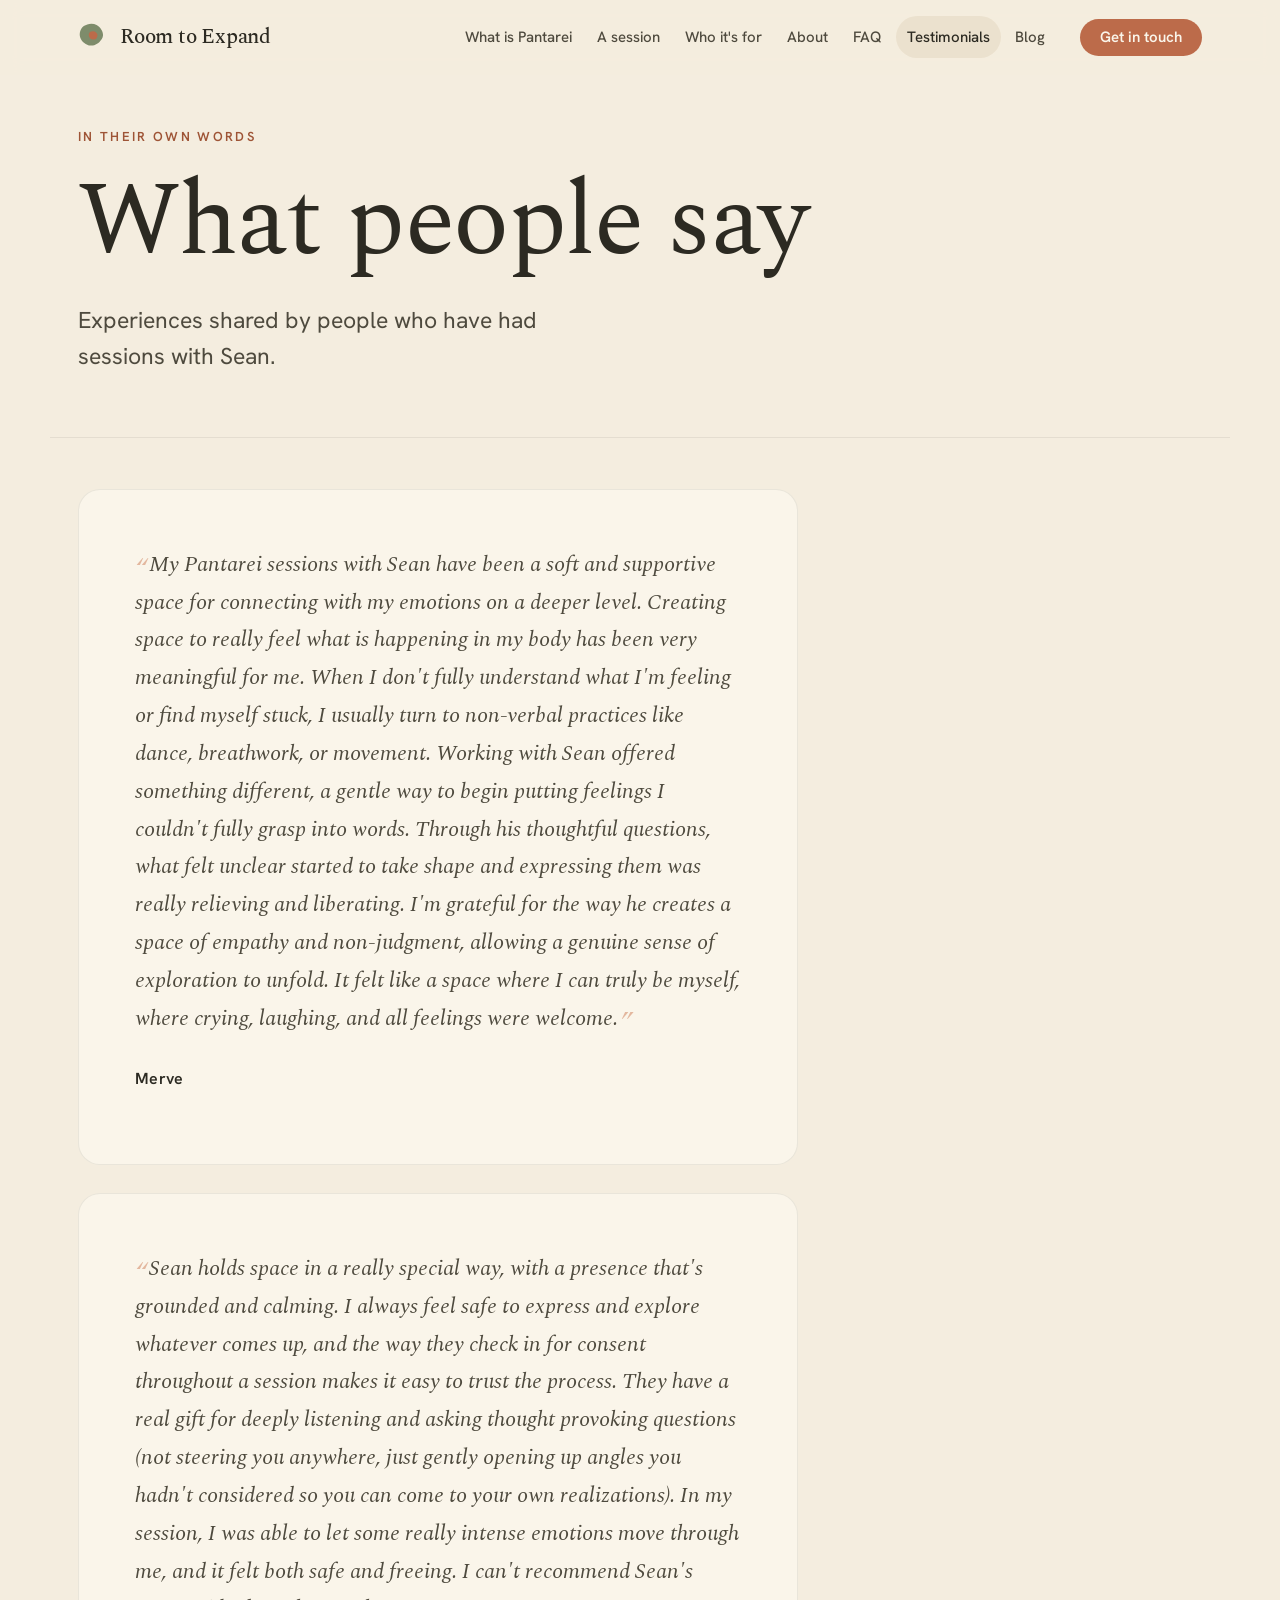
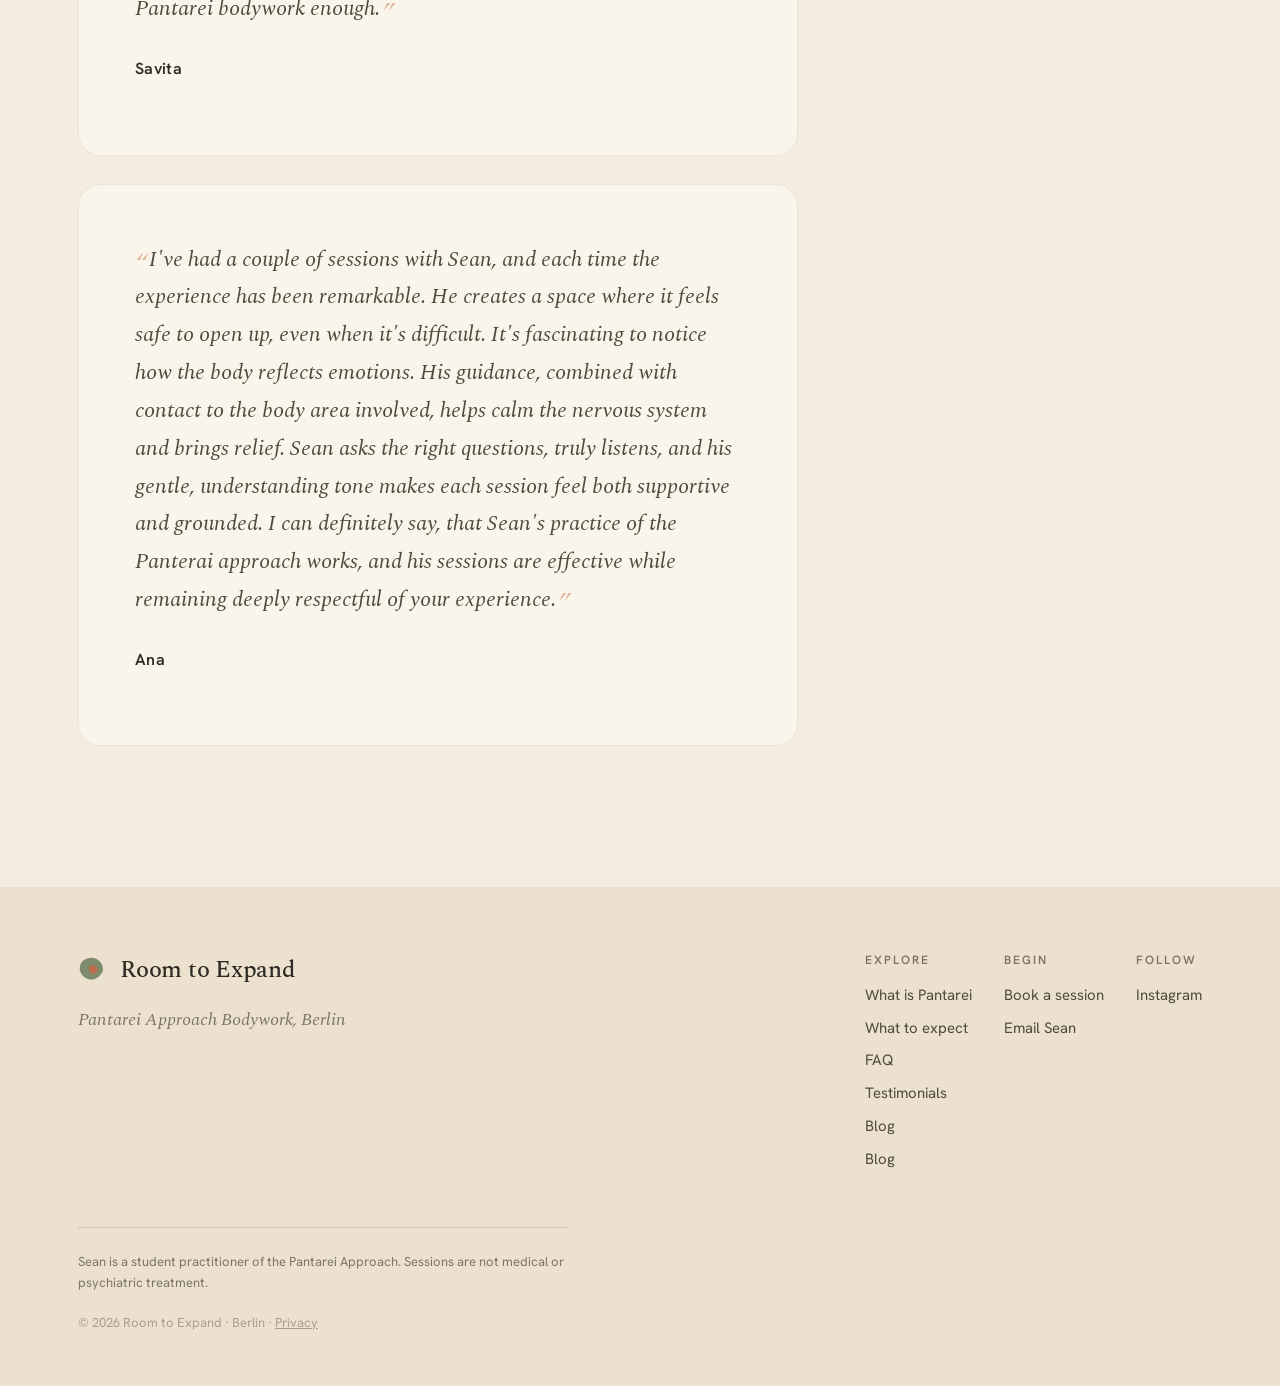
<file: testimonials.html>
<!doctype html>
<html lang="en">
<head>
<meta charset="utf-8">
<meta name="viewport" content="width=device-width, initial-scale=1">
<title>Testimonials | Room to Expand</title>
<meta name="description" content="What people say about their Pantarei sessions with Sean in Berlin.">
<link rel="stylesheet" href="/fonts/fonts.css">

<script type="application/ld+json">
{
  "@context": "https://schema.org",
  "@graph": [
    {
      "@type": "LocalBusiness",
      "@id": "https://roomtoexpand.me/#business",
      "name": "Room to Expand",
      "alternateName": "Room to Expand Berlin",
      "description": "Room to Expand is Sean Paul Denny's Pantarei somatic bodywork practice in Berlin. Sessions combine conversation and touch, offered in plain language for the curious, not the convinced.",
      "url": "https://roomtoexpand.me",
      "founder": { "@id": "https://roomtoexpand.me/#sean" },
      "employee": { "@id": "https://roomtoexpand.me/#sean" },
      "knowsAbout": ["Pantarei Approach", "somatic bodywork", "embodiment"],
      "address": {
        "@type": "PostalAddress",
        "postalCode": "12047",
        "addressLocality": "Berlin",
        "addressCountry": "DE"
      },
      "areaServed": { "@type": "City", "name": "Berlin" },
      "email": "seanpauldenny@gmail.com",
      "sameAs": [
        "https://www.instagram.com/roomtoexpand"
      ]
    },
    {
      "@type": "Person",
      "@id": "https://roomtoexpand.me/#sean",
      "name": "Sean Paul Denny",
      "jobTitle": "Pantarei somatic bodywork student practitioner",
      "description": "Sean Paul Denny is a student practitioner of the Pantarei Approach based in Berlin, and the founder of Room to Expand. He spent twenty years in the games industry before training in somatic bodywork.",
      "worksFor": { "@id": "https://roomtoexpand.me/#business" },
      "homeLocation": { "@type": "City", "name": "Berlin" },
      "knowsLanguage": ["en"],
      "alumniOf": {
        "@type": "EducationalOrganization",
        "name": "Pantarei Approach School",
        "address": { "@type": "PostalAddress", "addressLocality": "Berlin", "addressCountry": "DE" }
      },
      "sameAs": [
        "https://www.instagram.com/roomtoexpand"
      ]
    }
  ]
}
</script>

<style>
:root{
  --paper:        #F4EDDF;
  --paper-lift:   #FAF5EA;
  --paper-deep:   #EBE1CE;
  --sage:         #7E8C6B;
  --sage-deep:    #56644A;
  --sage-soft:    #AEBA9B;
  --sage-wash:    #DDE3CF;
  --clay:         #BC6B4A;
  --clay-deep:    #9E5436;
  --clay-soft:    #E3B79E;
  --ink:          #2C2A22;
  --ink-soft:     #4E4A3E;
  --ink-mute:     #7C7565;
  --ink-faint:    #A89F8C;
  --line:         rgba(44,42,34,0.14);
  --line-soft:    rgba(44,42,34,0.08);
  --font-display: 'Spectral', Georgia, 'Times New Roman', serif;
  --font-body:    'Hanken Grotesk', system-ui, -apple-system, sans-serif;
  --measure: 64ch;
  --shell: 1180px;
  --ease: cubic-bezier(0.2,0.7,0.2,1);
}

*{box-sizing:border-box;}
html{scroll-behavior:smooth;}
body{
  margin:0;
  background:var(--paper);
  color:var(--ink);
  font-family:var(--font-body);
  font-size:18px;
  line-height:1.65;
  -webkit-font-smoothing:antialiased;
  text-rendering:optimizeLegibility;
  overflow-x:hidden;
}
a{color:inherit;}
img,svg{display:block;max-width:100%;}

.display{
  font-family:var(--font-display);
  font-weight:400;
  line-height:1.0;
  letter-spacing:-0.015em;
  margin:0;
  text-wrap:balance;
}
h1.display{font-size:clamp(46px,8.2vw,104px);}
h2.display{font-size:clamp(32px,4.6vw,56px);line-height:1.04;}
.eyebrow{
  font-family:var(--font-body);
  font-weight:600;
  font-size:13px;
  letter-spacing:0.18em;
  text-transform:uppercase;
  color:var(--clay-deep);
  margin:0 0 22px;
}
p{max-width:var(--measure);text-wrap:pretty;}

.shell{max-width:var(--shell);margin:0 auto;padding:0 28px;}
section{position:relative;}
.band{padding:clamp(72px,11vw,150px) 0;}
.rule{height:1px;background:var(--line-soft);max-width:var(--shell);margin:0 auto;}

.btn{
  display:inline-flex;align-items:center;gap:10px;
  font-family:var(--font-body);font-weight:600;font-size:16px;
  padding:15px 28px;border-radius:999px;border:none;cursor:pointer;
  text-decoration:none;line-height:1;white-space:nowrap;
  transition:background .25s var(--ease), color .25s var(--ease), transform .15s var(--ease);
}
.btn-clay{background:var(--clay);color:var(--paper-lift);}
.btn-clay:hover{background:var(--clay-deep);}
.btn-ghost{background:transparent;color:var(--ink);box-shadow:inset 0 0 0 1.5px var(--line);}
.btn-ghost:hover{box-shadow:inset 0 0 0 1.5px var(--ink);}
.btn .arrow{font-family:var(--font-display);font-size:18px;transform:translateY(-1px);}

/* header */
.hdr{
  position:sticky;top:0;z-index:50;
  background:color-mix(in srgb, var(--paper) 82%, transparent);
  backdrop-filter:saturate(1.2) blur(10px);
  border-bottom:1px solid transparent;
  transition:border-color .3s var(--ease), background .3s var(--ease);
}
.hdr.scrolled{border-bottom-color:var(--line-soft);}
.hdr-in{display:flex;align-items:center;gap:24px;height:74px;}
.brand{display:flex;align-items:center;gap:12px;text-decoration:none;flex:none;}
.brand .mark{width:30px;height:30px;flex:none;}
.brand .name{font-family:var(--font-display);font-weight:500;font-size:21px;letter-spacing:-0.01em;color:var(--ink);white-space:nowrap;}
.nav{display:flex;gap:3px;margin-left:auto;}
.nav a{
  font-size:15px;font-weight:500;color:var(--ink-soft);text-decoration:none;white-space:nowrap;
  padding:9px 11px;border-radius:999px;transition:color .2s var(--ease), background .2s var(--ease);
}
.nav a:hover{color:var(--ink);background:var(--paper-deep);}
.nav a.active{color:var(--ink);background:var(--paper-deep);}
.nav .nav-cta{display:none;}
.hdr .btn{padding:11px 20px;font-size:15px;}

/* hamburger toggle — hidden on desktop */
.nav-toggle{
  display:none;margin-left:12px;flex:none;
  width:44px;height:44px;padding:0;border:none;cursor:pointer;
  background:transparent;align-items:center;justify-content:center;
}
.nav-toggle .bars{position:relative;width:22px;height:14px;}
.nav-toggle .bars span{
  position:absolute;left:0;width:100%;height:2px;border-radius:2px;background:var(--ink);
  transition:transform .3s var(--ease), opacity .2s var(--ease), top .3s var(--ease);
}
.nav-toggle .bars span:nth-child(1){top:0;}
.nav-toggle .bars span:nth-child(2){top:6px;}
.nav-toggle .bars span:nth-child(3){top:12px;}
.nav-toggle[aria-expanded="true"] .bars span:nth-child(1){top:6px;transform:rotate(45deg);}
.nav-toggle[aria-expanded="true"] .bars span:nth-child(2){opacity:0;}
.nav-toggle[aria-expanded="true"] .bars span:nth-child(3){top:6px;transform:rotate(-45deg);}

@media(max-width:1080px){
  .hdr-in{gap:12px;}
  .hdr-cta{display:none;}
  .nav-toggle{display:inline-flex;}
  .nav{
    position:absolute;top:100%;left:0;right:0;
    flex-direction:column;gap:4px;margin-left:0;
    background:var(--paper-lift);
    border-bottom:1px solid var(--line-soft);
    box-shadow:0 22px 44px rgba(44,42,34,0.13);
    padding:12px;
    max-height:0;overflow:hidden;
    opacity:0;visibility:hidden;
    transition:max-height .32s var(--ease), opacity .24s var(--ease), visibility .24s var(--ease);
  }
  .nav.open{max-height:80vh;opacity:1;visibility:visible;overflow:auto;}
  .nav a{font-size:17px;padding:14px 16px;border-radius:12px;}
  .nav .nav-cta{
    display:inline-flex;justify-content:center;margin-top:6px;
    color:var(--paper-lift);font-size:16px;
  }
  .nav .nav-cta:hover{background:var(--clay-deep);color:var(--paper-lift);}
}

/* page hero */
.page-hero{padding:clamp(32px,4vw,56px) 0 clamp(28px,3vw,40px);}
.page-hero h1{max-width:16ch;}
.page-hero .lede{
  font-size:clamp(19px,2.1vw,23px);line-height:1.6;
  color:var(--ink-soft);max-width:38ch;text-wrap:pretty;
  margin-top:28px;
}

/* testimonial cards */
.test-list{display:flex;flex-direction:column;gap:28px;margin-top:0;}
.test-card{
  background:var(--paper-lift);
  border:1px solid var(--line-soft);
  border-radius:22px;
  padding:clamp(32px,5vw,56px);
  max-width:72ch;
}
.test-card blockquote{
  font-family:var(--font-display);
  font-size:clamp(18px,2vw,22px);
  line-height:1.72;
  color:var(--ink-soft);
  margin:0 0 28px;
  font-style:italic;
}
.test-card blockquote::before{
  content:'\201C';
  font-size:1.3em;
  color:var(--clay-soft);
  line-height:0;
  vertical-align:-0.25em;
  margin-right:2px;
}
.test-card blockquote::after{
  content:'\201D';
  font-size:1.3em;
  color:var(--clay-soft);
  line-height:0;
  vertical-align:-0.25em;
  margin-left:2px;
}
.test-card .attr{
  font-family:var(--font-body);
  font-weight:600;
  font-size:16px;
  color:var(--ink);
  letter-spacing:0.02em;
}
.test-card .attr::before{content:'';}

/* footer */
.foot{background:var(--paper-deep);color:var(--ink-soft);padding:64px 0 40px;}
.foot-top{display:flex;justify-content:space-between;gap:40px;flex-wrap:wrap;align-items:flex-start;}
.foot .brand .name{font-size:24px;}
.foot .tagline{margin-top:14px;font-family:var(--font-display);font-style:italic;font-size:18px;color:var(--ink-mute);}
.foot-links{display:flex;gap:32px;flex-wrap:wrap;}
.foot-col h4{font-family:var(--font-body);font-weight:600;font-size:12px;letter-spacing:0.16em;text-transform:uppercase;color:var(--ink-mute);margin:0 0 12px;}
.foot-col a{display:block;color:var(--ink-soft);text-decoration:none;font-size:15px;margin-bottom:8px;transition:color .2s var(--ease);}
.foot-col a:hover{color:var(--clay-deep);}
.foot-legal{margin-top:48px;padding-top:24px;border-top:1px solid var(--line);font-size:13px;line-height:1.6;color:var(--ink-mute);max-width:70ch;}
.foot-fine{margin-top:18px;font-size:13px;color:var(--ink-faint);}

@media(prefers-reduced-motion:no-preference){
  .reveal.in{animation:rte-fadeup .7s var(--ease) both;}
  @keyframes rte-fadeup{from{opacity:0;transform:translateY(22px);}to{opacity:1;transform:none;}}
}
</style>
</head>
<body>

<!-- ===================== HEADER ===================== -->
<header class="hdr" id="hdr">
  <div class="shell hdr-in">
    <a class="brand" href="index.html" aria-label="Room to Expand home">
      <svg class="mark" viewBox="0 0 100 100" aria-hidden="true">
        <path fill="#7E8C6B" d="M77.4,58.1c-6.3,12-21,21.5-35.6,20.5C27.1,77.6,12.5,66,7.7,52.3C2.9,38.6,7.9,22.7,19.4,13.7C30.9,4.8,48.8,2.8,62.1,9.7C75.4,16.6,84.1,32.4,83.4,44.5C82.7,56.6,72.5,65,77.4,58.1Z"/>
        <g transform="translate(50 50) rotate(35) scale(0.4) translate(-50 -50)">
          <path fill="#BC6B4A" d="M73.7,53.8c-6,12.6-20.5,20.9-35.1,19.1C24,71.1,9.4,59,6.3,45.5C3.2,31.8,11.5,16.7,24.7,9.6C37.9,2.4,56,3.2,66.8,11.3C77.6,19.4,81,34.8,79.6,45.5C78.1,56.2,71.6,62.3,73.7,53.8Z"/>
        </g>
      </svg>
      <span class="name">Room to Expand</span>
    </a>
    <nav class="nav" id="nav">
      <a href="what-is-pantarei.html">What is Pantarei</a>
      <a href="sessions.html">A session</a>
      <a href="index.html#who">Who it's for</a>
      <a href="index.html#about">About</a>
      <a href="faq.html">FAQ</a>
      <a href="testimonials.html" class="active">Testimonials</a>
      <a href="blog.html">Blog</a>
      <a class="btn btn-clay nav-cta" href="index.html#book">Get in touch</a>
    </nav>
    <a class="btn btn-clay hdr-cta" href="index.html#book">Get in touch</a>
    <button class="nav-toggle" id="navToggle" aria-label="Open menu" aria-expanded="false" aria-controls="nav">
      <span class="bars" aria-hidden="true"><span></span><span></span><span></span></span>
    </button>
  </div>
</header>

<!-- ===================== PAGE HERO ===================== -->
<section class="page-hero">
  <div class="shell">
    <p class="eyebrow">In their own words</p>
    <h1 class="display">What people say</h1>
    <p class="lede">Experiences shared by people who have had sessions with Sean.</p>
  </div>
</section>

<div class="rule"></div>

<!-- ===================== TESTIMONIALS ===================== -->
<section class="band" style="padding-top:clamp(32px,4vw,52px);">
  <div class="shell">
    <div class="test-list">

      <article class="test-card reveal">
        <blockquote>My Pantarei sessions with Sean have been a soft and supportive space for connecting with my emotions on a deeper level. Creating space to really feel what is happening in my body has been very meaningful for me. When I don't fully understand what I'm feeling or find myself stuck, I usually turn to non-verbal practices like dance, breathwork, or movement. Working with Sean offered something different, a gentle way to begin putting feelings I couldn't fully grasp into words. Through his thoughtful questions, what felt unclear started to take shape and expressing them was really relieving and liberating. I'm grateful for the way he creates a space of empathy and non-judgment, allowing a genuine sense of exploration to unfold. It felt like a space where I can truly be myself, where crying, laughing, and all feelings were welcome.</blockquote>
        <p class="attr">Merve</p>
      </article>

      <article class="test-card reveal">
        <blockquote>Sean holds space in a really special way, with a presence that's grounded and calming. I always feel safe to express and explore whatever comes up, and the way they check in for consent throughout a session makes it easy to trust the process. They have a real gift for deeply listening and asking thought provoking questions (not steering you anywhere, just gently opening up angles you hadn't considered so you can come to your own realizations). In my session, I was able to let some really intense emotions move through me, and it felt both safe and freeing. I can't recommend Sean's Pantarei bodywork enough.</blockquote>
        <p class="attr">Savita</p>
      </article>

      <article class="test-card reveal">
        <blockquote>I've had a couple of sessions with Sean, and each time the experience has been remarkable. He creates a space where it feels safe to open up, even when it's difficult. It's fascinating to notice how the body reflects emotions. His guidance, combined with contact to the body area involved, helps calm the nervous system and brings relief. Sean asks the right questions, truly listens, and his gentle, understanding tone makes each session feel both supportive and grounded. I can definitely say, that Sean's practice of the Panterai approach works, and his sessions are effective while remaining deeply respectful of your experience.</blockquote>
        <p class="attr">Ana</p>
      </article>

    </div>
  </div>
</section>

<!-- ===================== FOOTER ===================== -->
<footer class="foot">
  <div class="shell">
    <div class="foot-top">
      <div>
        <a class="brand" href="index.html">
          <svg class="mark" viewBox="0 0 100 100" aria-hidden="true" style="width:30px;height:30px;">
            <path fill="#7E8C6B" d="M77.4,58.1c-6.3,12-21,21.5-35.6,20.5C27.1,77.6,12.5,66,7.7,52.3C2.9,38.6,7.9,22.7,19.4,13.7C30.9,4.8,48.8,2.8,62.1,9.7C75.4,16.6,84.1,32.4,83.4,44.5C82.7,56.6,72.5,65,77.4,58.1Z"/>
            <g transform="translate(50 50) rotate(35) scale(0.4) translate(-50 -50)">
              <path fill="#BC6B4A" d="M73.7,53.8c-6,12.6-20.5,20.9-35.1,19.1C24,71.1,9.4,59,6.3,45.5C3.2,31.8,11.5,16.7,24.7,9.6C37.9,2.4,56,3.2,66.8,11.3C77.6,19.4,81,34.8,79.6,45.5C78.1,56.2,71.6,62.3,73.7,53.8Z"/>
            </g>
          </svg>
          <span class="name">Room to Expand</span>
        </a>
        <p class="tagline">Pantarei Approach Bodywork, Berlin</p>
      </div>
      <div class="foot-links">
        <div class="foot-col">
          <h4>Explore</h4>
          <a href="what-is-pantarei.html">What is Pantarei</a>
          <a href="sessions.html">What to expect</a>
          <a href="faq.html">FAQ</a>
          <a href="testimonials.html">Testimonials</a>
          <a href="blog.html">Blog</a>
      <a href="blog.html">Blog</a>
        </div>
        <div class="foot-col">
          <h4>Begin</h4>
          <a href="index.html#book">Book a session</a>
          <a href="mailto:seanpauldenny@gmail.com">Email Sean</a>
        </div>
        <div class="foot-col">
          <h4>Follow</h4>
          <a href="https://www.instagram.com/roomtoexpand" target="_blank" rel="noopener">Instagram</a>
        </div>
      </div>
    </div>
    <p class="foot-legal">Sean is a student practitioner of the Pantarei Approach. Sessions are not medical or psychiatric treatment.</p>
    <p class="foot-fine">© 2026 Room to Expand · Berlin · <a href="/privacy">Privacy</a></p>
  </div>
</footer>

<script>
const hdr = document.getElementById('hdr');
const onScroll = () => hdr.classList.toggle('scrolled', window.scrollY > 12);
onScroll(); window.addEventListener('scroll', onScroll, {passive:true});

// mobile nav toggle
const navToggle = document.getElementById('navToggle');
const nav = document.getElementById('nav');
const setNav = (open) => {
  nav.classList.toggle('open', open);
  navToggle.setAttribute('aria-expanded', open ? 'true' : 'false');
  navToggle.setAttribute('aria-label', open ? 'Close menu' : 'Open menu');
};
navToggle.addEventListener('click', () => setNav(!nav.classList.contains('open')));
nav.querySelectorAll('a').forEach(a => a.addEventListener('click', () => setNav(false)));
document.addEventListener('keydown', (e) => { if (e.key === 'Escape') setNav(false); });

(function(){
  if (!window.matchMedia('(prefers-reduced-motion: no-preference)').matches) return;
  const vh = () => window.innerHeight || document.documentElement.clientHeight;
  const io = new IntersectionObserver((entries) => {
    entries.forEach(e => { if (e.isIntersecting) { e.target.classList.add('in'); io.unobserve(e.target); } });
  }, {threshold: 0.12, rootMargin: '0px 0px -8% 0px'});
  document.querySelectorAll('.reveal').forEach(el => {
    if (el.getBoundingClientRect().top > vh() * 0.92) io.observe(el);
  });
})();
</script>
</body>
</html>
</file>
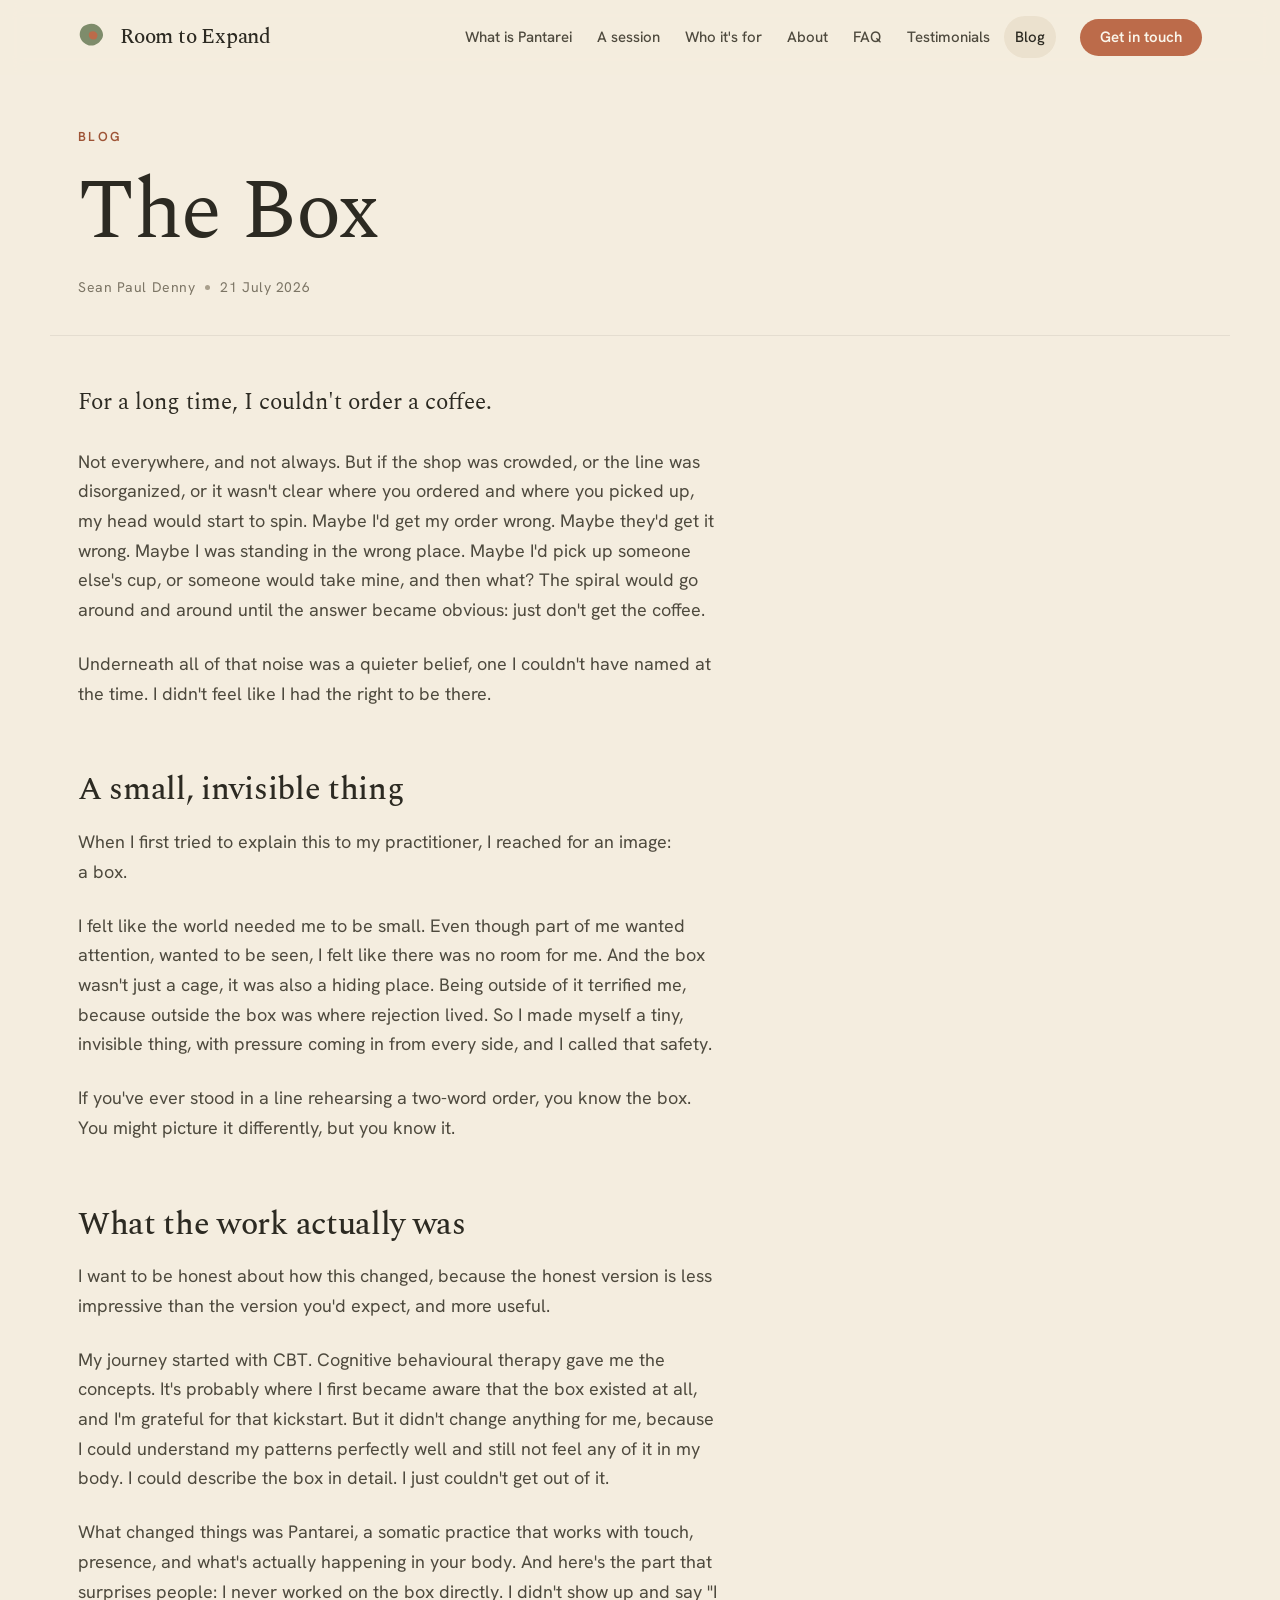
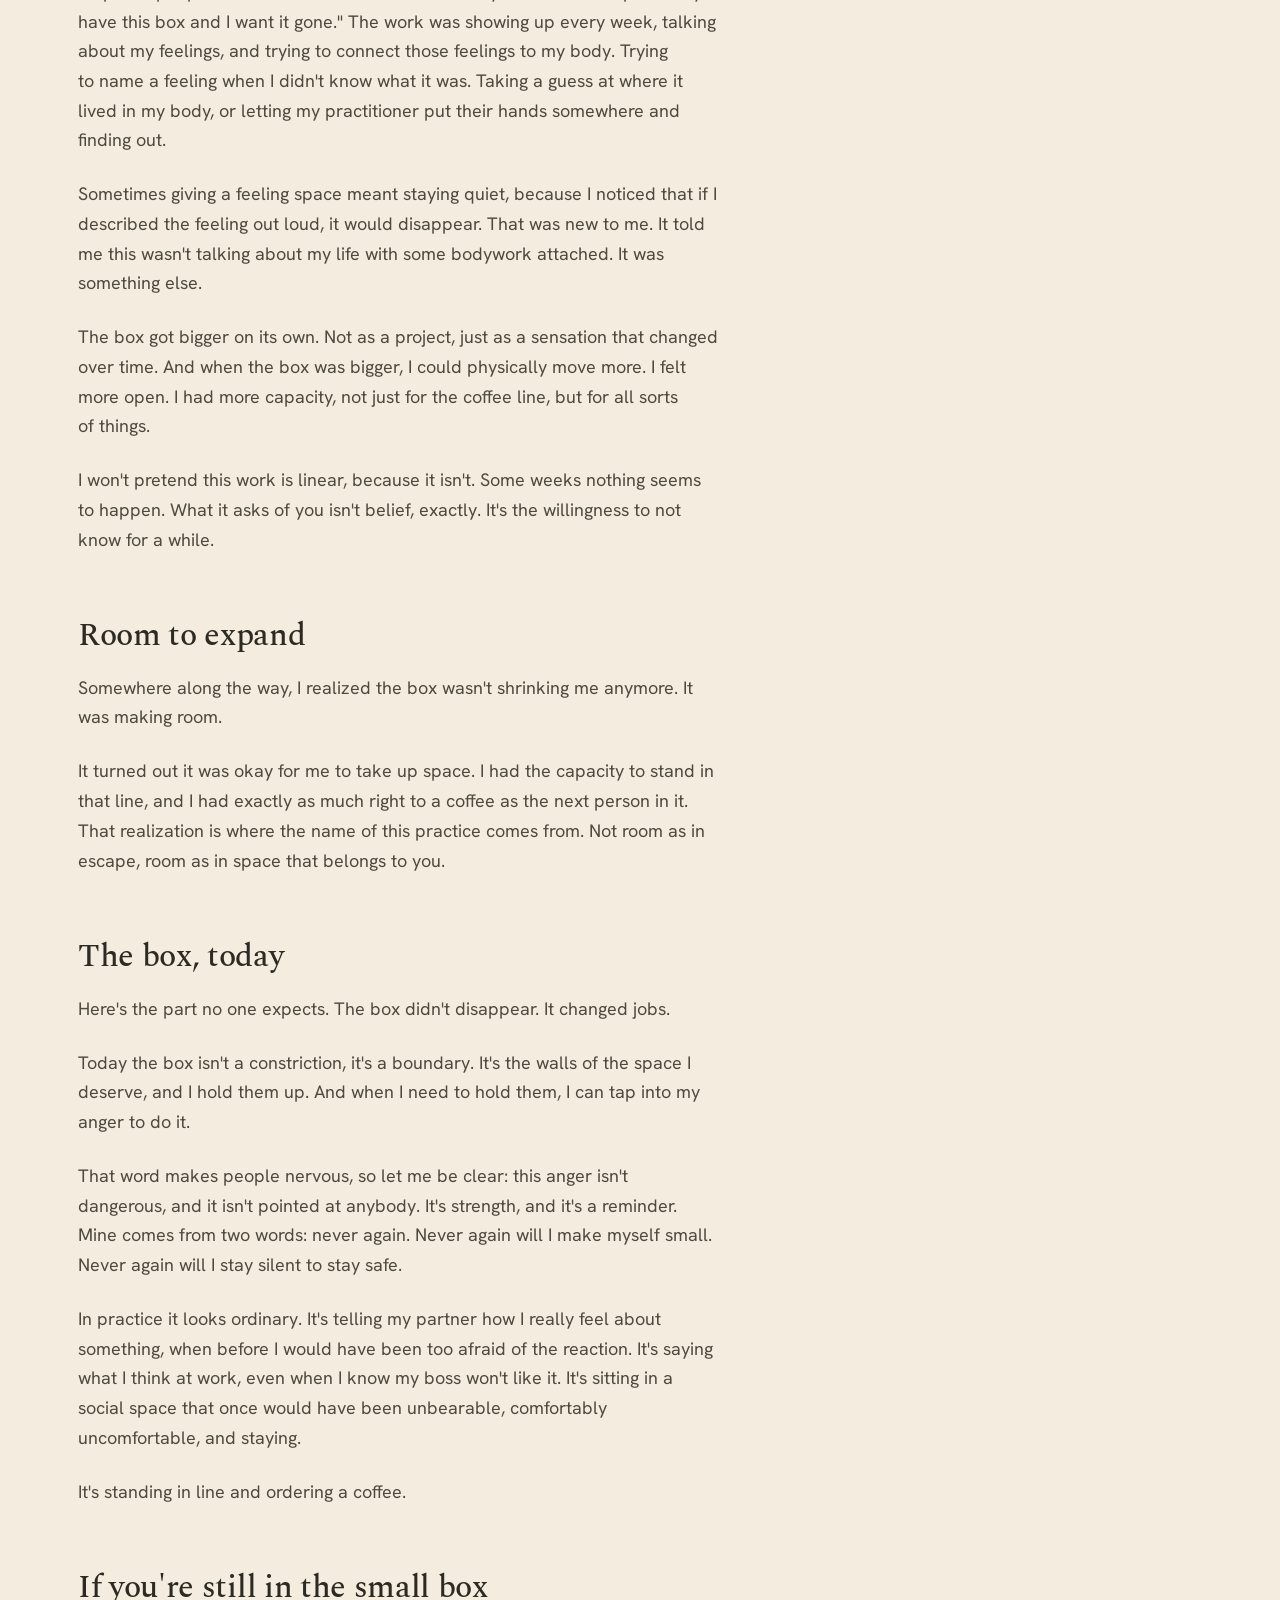
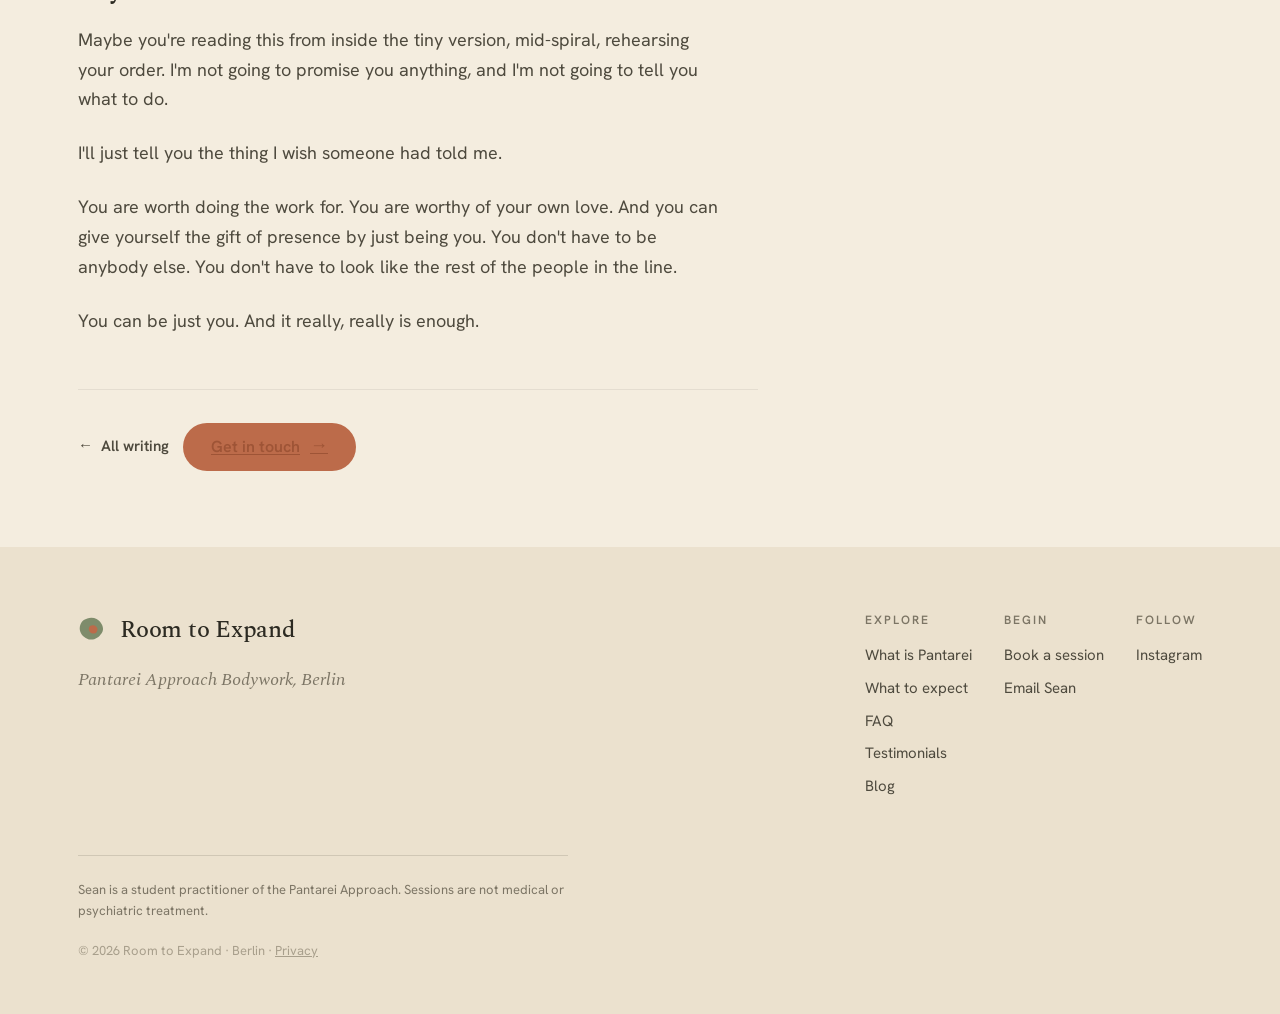
<file: the-box.html>
<!doctype html>
<html lang="en">
<head>
<meta charset="utf-8">
<meta name="viewport" content="width=device-width, initial-scale=1">
<title>The Box: Finding Room to Take Up Space | Room to Expand</title>
<meta name="description" content="A personal story about anxiety, a box, and how Pantarei somatic bodywork in Berlin helped me learn to take up space. For the curious, not the convinced.">
<meta property="og:title" content="The Box: Finding Room to Take Up Space">
<meta property="og:description" content="A personal story about anxiety, a box, and how Pantarei somatic bodywork in Berlin helped me learn to take up space. For the curious, not the convinced.">
<meta property="og:type" content="article">
<link rel="stylesheet" href="/fonts/fonts.css">

<script type="application/ld+json">
{
  "@context": "https://schema.org",
  "@graph": [
    {
      "@type": "LocalBusiness",
      "@id": "https://roomtoexpand.me/#business",
      "name": "Room to Expand",
      "alternateName": "Room to Expand Berlin",
      "description": "Room to Expand is Sean Paul Denny's Pantarei somatic bodywork practice in Berlin. Sessions combine conversation and touch, offered in plain language for the curious, not the convinced.",
      "url": "https://roomtoexpand.me",
      "founder": { "@id": "https://roomtoexpand.me/#sean" },
      "employee": { "@id": "https://roomtoexpand.me/#sean" },
      "knowsAbout": ["Pantarei Approach", "somatic bodywork", "embodiment"],
      "address": {
        "@type": "PostalAddress",
        "postalCode": "12047",
        "addressLocality": "Berlin",
        "addressCountry": "DE"
      },
      "areaServed": { "@type": "City", "name": "Berlin" },
      "email": "seanpauldenny@gmail.com",
      "sameAs": [
        "https://www.instagram.com/roomtoexpand"
      ]
    },
    {
      "@type": "Person",
      "@id": "https://roomtoexpand.me/#sean",
      "name": "Sean Paul Denny",
      "jobTitle": "Pantarei somatic bodywork student practitioner",
      "description": "Sean Paul Denny is a student practitioner of the Pantarei Approach based in Berlin, and the founder of Room to Expand. He spent twenty years in the games industry before training in somatic bodywork.",
      "worksFor": { "@id": "https://roomtoexpand.me/#business" },
      "homeLocation": { "@type": "City", "name": "Berlin" },
      "knowsLanguage": ["en"],
      "alumniOf": {
        "@type": "EducationalOrganization",
        "name": "Pantarei Approach School",
        "address": { "@type": "PostalAddress", "addressLocality": "Berlin", "addressCountry": "DE" }
      },
      "sameAs": [
        "https://www.instagram.com/roomtoexpand"
      ]
    },
    {
      "@type": "BlogPosting",
      "@id": "https://roomtoexpand.me/the-box#post",
      "headline": "The Box",
      "description": "A personal story about anxiety, a box, and how Pantarei somatic bodywork in Berlin helped me learn to take up space.",
      "datePublished": "2026-07-21",
      "inLanguage": "en",
      "author": { "@id": "https://roomtoexpand.me/#sean" },
      "publisher": { "@id": "https://roomtoexpand.me/#business" },
      "mainEntityOfPage": "https://roomtoexpand.me/the-box"
    }
  ]
}
</script>

<style>
:root{
  --paper:        #F4EDDF;
  --paper-lift:   #FAF5EA;
  --paper-deep:   #EBE1CE;
  --sage:         #7E8C6B;
  --sage-deep:    #56644A;
  --sage-soft:    #AEBA9B;
  --sage-wash:    #DDE3CF;
  --clay:         #BC6B4A;
  --clay-deep:    #9E5436;
  --clay-soft:    #E3B79E;
  --ink:          #2C2A22;
  --ink-soft:     #4E4A3E;
  --ink-mute:     #7C7565;
  --ink-faint:    #A89F8C;
  --line:         rgba(44,42,34,0.14);
  --line-soft:    rgba(44,42,34,0.08);
  --font-display: 'Spectral', Georgia, 'Times New Roman', serif;
  --font-body:    'Hanken Grotesk', system-ui, -apple-system, sans-serif;
  --measure: 64ch;
  --shell: 1180px;
  --ease: cubic-bezier(0.2,0.7,0.2,1);
}

*{box-sizing:border-box;}
html{scroll-behavior:smooth;}
body{
  margin:0;
  background:var(--paper);
  color:var(--ink);
  font-family:var(--font-body);
  font-size:18px;
  line-height:1.65;
  -webkit-font-smoothing:antialiased;
  text-rendering:optimizeLegibility;
  overflow-x:hidden;
}
a{color:inherit;}
img,svg{display:block;max-width:100%;}

.display{
  font-family:var(--font-display);
  font-weight:400;
  line-height:1.0;
  letter-spacing:-0.015em;
  margin:0;
  text-wrap:balance;
}
h1.display{font-size:clamp(44px,7vw,84px);}
.eyebrow{
  font-family:var(--font-body);
  font-weight:600;
  font-size:13px;
  letter-spacing:0.18em;
  text-transform:uppercase;
  color:var(--clay-deep);
  margin:0 0 22px;
}
p{max-width:var(--measure);text-wrap:pretty;}

.shell{max-width:var(--shell);margin:0 auto;padding:0 28px;}
section{position:relative;}
.band{padding:clamp(48px,6vw,88px) 0;}
.rule{height:1px;background:var(--line-soft);max-width:var(--shell);margin:0 auto;}

.btn{
  display:inline-flex;align-items:center;gap:10px;
  font-family:var(--font-body);font-weight:600;font-size:16px;
  padding:15px 28px;border-radius:999px;border:none;cursor:pointer;
  text-decoration:none;line-height:1;white-space:nowrap;
  transition:background .25s var(--ease), color .25s var(--ease), transform .15s var(--ease);
}
.btn-clay{background:var(--clay);color:var(--paper-lift);}
.btn-clay:hover{background:var(--clay-deep);}
.btn-ghost{background:transparent;color:var(--ink);box-shadow:inset 0 0 0 1.5px var(--line);}
.btn-ghost:hover{box-shadow:inset 0 0 0 1.5px var(--ink);}
.btn .arrow{font-family:var(--font-display);font-size:18px;transform:translateY(-1px);}

/* header */
.hdr{
  position:sticky;top:0;z-index:50;
  background:color-mix(in srgb, var(--paper) 82%, transparent);
  backdrop-filter:saturate(1.2) blur(10px);
  border-bottom:1px solid transparent;
  transition:border-color .3s var(--ease), background .3s var(--ease);
}
.hdr.scrolled{border-bottom-color:var(--line-soft);}
.hdr-in{display:flex;align-items:center;gap:24px;height:74px;}
.brand{display:flex;align-items:center;gap:12px;text-decoration:none;flex:none;}
.brand .mark{width:30px;height:30px;flex:none;}
.brand .name{font-family:var(--font-display);font-weight:500;font-size:21px;letter-spacing:-0.01em;color:var(--ink);white-space:nowrap;}
.nav{display:flex;gap:3px;margin-left:auto;}
.nav a{
  font-size:15px;font-weight:500;color:var(--ink-soft);text-decoration:none;white-space:nowrap;
  padding:9px 11px;border-radius:999px;transition:color .2s var(--ease), background .2s var(--ease);
}
.nav a:hover{color:var(--ink);background:var(--paper-deep);}
.nav a.active{color:var(--ink);background:var(--paper-deep);}
.nav .nav-cta{display:none;}
.hdr .btn{padding:11px 20px;font-size:15px;}

/* hamburger toggle — hidden on desktop */
.nav-toggle{
  display:none;margin-left:12px;flex:none;
  width:44px;height:44px;padding:0;border:none;cursor:pointer;
  background:transparent;align-items:center;justify-content:center;
}
.nav-toggle .bars{position:relative;width:22px;height:14px;}
.nav-toggle .bars span{
  position:absolute;left:0;width:100%;height:2px;border-radius:2px;background:var(--ink);
  transition:transform .3s var(--ease), opacity .2s var(--ease), top .3s var(--ease);
}
.nav-toggle .bars span:nth-child(1){top:0;}
.nav-toggle .bars span:nth-child(2){top:6px;}
.nav-toggle .bars span:nth-child(3){top:12px;}
.nav-toggle[aria-expanded="true"] .bars span:nth-child(1){top:6px;transform:rotate(45deg);}
.nav-toggle[aria-expanded="true"] .bars span:nth-child(2){opacity:0;}
.nav-toggle[aria-expanded="true"] .bars span:nth-child(3){top:6px;transform:rotate(-45deg);}

@media(max-width:1080px){
  .hdr-in{gap:12px;}
  .hdr-cta{display:none;}
  .nav-toggle{display:inline-flex;}
  .nav{
    position:absolute;top:100%;left:0;right:0;
    flex-direction:column;gap:4px;margin-left:0;
    background:var(--paper-lift);
    border-bottom:1px solid var(--line-soft);
    box-shadow:0 22px 44px rgba(44,42,34,0.13);
    padding:12px;
    max-height:0;overflow:hidden;
    opacity:0;visibility:hidden;
    transition:max-height .32s var(--ease), opacity .24s var(--ease), visibility .24s var(--ease);
  }
  .nav.open{max-height:85vh;opacity:1;visibility:visible;overflow:auto;}
  .nav a{font-size:17px;padding:14px 16px;border-radius:12px;}
  .nav .nav-cta{
    display:inline-flex;justify-content:center;margin-top:6px;
    color:var(--paper-lift);font-size:16px;
  }
  .nav .nav-cta:hover{background:var(--clay-deep);color:var(--paper-lift);}
}

/* post hero */
.post-hero{padding:clamp(32px,4vw,56px) 0 clamp(24px,3vw,36px);}
.post-hero h1{max-width:16ch;}
.post-meta{
  margin-top:22px;font-size:14px;letter-spacing:0.04em;
  color:var(--ink-mute);display:flex;align-items:center;gap:10px;flex-wrap:wrap;
}
.post-meta .dot{width:5px;height:5px;border-radius:50%;background:var(--ink-faint);}

/* article content */
.content{max-width:68ch;}
.content .intro{font-size:clamp(20px,2.1vw,23px);color:var(--ink);font-family:var(--font-display);line-height:1.4;margin:0 0 1.2em;}
.content p{margin:0 0 1.35em;color:var(--ink-soft);}
.content h2{
  font-family:var(--font-display);font-weight:500;
  font-size:clamp(24px,3vw,32px);line-height:1.15;color:var(--ink);
  margin:2em 0 .55em;letter-spacing:-0.01em;
}
.content strong{color:var(--ink);font-weight:600;}
.content em{font-style:italic;}
.content a{color:var(--clay-deep);text-decoration:underline;text-underline-offset:2px;}
.content a:hover{color:var(--clay);}

/* post footer cta */
.post-end{
  margin-top:3em;padding-top:1.8em;border-top:1px solid var(--line-soft);
  display:flex;gap:14px;flex-wrap:wrap;align-items:center;
}
.post-end .back{
  font-weight:600;font-size:15px;color:var(--ink-soft);text-decoration:none;
  display:inline-flex;align-items:center;gap:8px;
}
.post-end .back:hover{color:var(--clay-deep);}
.post-end .back .arrow{font-family:var(--font-display);}

/* footer */
.foot{background:var(--paper-deep);color:var(--ink-soft);padding:64px 0 40px;}
.foot-top{display:flex;justify-content:space-between;gap:40px;flex-wrap:wrap;align-items:flex-start;}
.foot .brand .name{font-size:24px;}
.foot .tagline{margin-top:14px;font-family:var(--font-display);font-style:italic;font-size:18px;color:var(--ink-mute);}
.foot-links{display:flex;gap:32px;flex-wrap:wrap;}
.foot-col h4{font-family:var(--font-body);font-weight:600;font-size:12px;letter-spacing:0.16em;text-transform:uppercase;color:var(--ink-mute);margin:0 0 12px;}
.foot-col a{display:block;color:var(--ink-soft);text-decoration:none;font-size:15px;margin-bottom:8px;transition:color .2s var(--ease);}
.foot-col a:hover{color:var(--clay-deep);}
.foot-legal{margin-top:48px;padding-top:24px;border-top:1px solid var(--line);font-size:13px;line-height:1.6;color:var(--ink-mute);max-width:70ch;}
.foot-fine{margin-top:18px;font-size:13px;color:var(--ink-faint);}

@media(prefers-reduced-motion:no-preference){
  .reveal.in{animation:rte-fadeup .7s var(--ease) both;}
  @keyframes rte-fadeup{from{opacity:0;transform:translateY(22px);}to{opacity:1;transform:none;}}
}
</style>
</head>
<body>

<!-- ===================== HEADER ===================== -->
<header class="hdr" id="hdr">
  <div class="shell hdr-in">
    <a class="brand" href="index.html" aria-label="Room to Expand home">
      <svg class="mark" viewBox="0 0 100 100" aria-hidden="true">
        <path fill="#7E8C6B" d="M77.4,58.1c-6.3,12-21,21.5-35.6,20.5C27.1,77.6,12.5,66,7.7,52.3C2.9,38.6,7.9,22.7,19.4,13.7C30.9,4.8,48.8,2.8,62.1,9.7C75.4,16.6,84.1,32.4,83.4,44.5C82.7,56.6,72.5,65,77.4,58.1Z"/>
        <g transform="translate(50 50) rotate(35) scale(0.4) translate(-50 -50)">
          <path fill="#BC6B4A" d="M73.7,53.8c-6,12.6-20.5,20.9-35.1,19.1C24,71.1,9.4,59,6.3,45.5C3.2,31.8,11.5,16.7,24.7,9.6C37.9,2.4,56,3.2,66.8,11.3C77.6,19.4,81,34.8,79.6,45.5C78.1,56.2,71.6,62.3,73.7,53.8Z"/>
        </g>
      </svg>
      <span class="name">Room to Expand</span>
    </a>
    <nav class="nav" id="nav">
      <a href="what-is-pantarei.html">What is Pantarei</a>
      <a href="sessions.html">A session</a>
      <a href="index.html#who">Who it's for</a>
      <a href="index.html#about">About</a>
      <a href="faq.html">FAQ</a>
      <a href="testimonials.html">Testimonials</a>
      <a href="blog.html" class="active">Blog</a>
      <a class="btn btn-clay nav-cta" href="index.html#book">Get in touch</a>
    </nav>
    <a class="btn btn-clay hdr-cta" href="index.html#book">Get in touch</a>
    <button class="nav-toggle" id="navToggle" aria-label="Open menu" aria-expanded="false" aria-controls="nav">
      <span class="bars" aria-hidden="true"><span></span><span></span><span></span></span>
    </button>
  </div>
</header>

<!-- ===================== POST HERO ===================== -->
<section class="post-hero">
  <div class="shell">
    <p class="eyebrow"><a href="blog.html" style="color:inherit;text-decoration:none;">Blog</a></p>
    <h1 class="display">The Box</h1>
    <div class="post-meta">
      <span>Sean Paul Denny</span>
      <span class="dot"></span>
      <span>21 July 2026</span>
    </div>
  </div>
</section>

<div class="rule"></div>

<!-- ===================== ARTICLE ===================== -->
<section class="band" style="padding-top:clamp(32px,4vw,52px);">
  <div class="shell">
    <article class="content">
      <p class="intro">For a long time, I couldn't order a coffee.</p>

      <p>Not everywhere, and not always. But if the shop was crowded, or the line was disorganized, or it wasn't clear where you ordered and where you picked up, my head would start to spin. Maybe I'd get my order wrong. Maybe they'd get it wrong. Maybe I was standing in the wrong place. Maybe I'd pick up someone else's cup, or someone would take mine, and then what? The spiral would go around and around until the answer became obvious: just don't get the coffee.</p>

      <p>Underneath all of that noise was a quieter belief, one I couldn't have named at the time. I didn't feel like I had the right to be there.</p>

      <h2>A small, invisible thing</h2>
      <p>When I first tried to explain this to my practitioner, I reached for an image: a box.</p>
      <p>I felt like the world needed me to be small. Even though part of me wanted attention, wanted to be seen, I felt like there was no room for me. And the box wasn't just a cage, it was also a hiding place. Being outside of it terrified me, because outside the box was where rejection lived. So I made myself a tiny, invisible thing, with pressure coming in from every side, and I called that safety.</p>
      <p>If you've ever stood in a line rehearsing a two-word order, you know the box. You might picture it differently, but you know it.</p>

      <h2>What the work actually was</h2>
      <p>I want to be honest about how this changed, because the honest version is less impressive than the version you'd expect, and more useful.</p>
      <p>My journey started with CBT. Cognitive behavioural therapy gave me the concepts. It's probably where I first became aware that the box existed at all, and I'm grateful for that kickstart. But it didn't change anything for me, because I could understand my patterns perfectly well and still not feel any of it in my body. I could describe the box in detail. I just couldn't get out of it.</p>
      <p>What changed things was Pantarei, a somatic practice that works with touch, presence, and what's actually happening in your body. And here's the part that surprises people: I never worked on the box directly. I didn't show up and say "I have this box and I want it gone." The work was showing up every week, talking about my feelings, and trying to connect those feelings to my body. Trying to name a feeling when I didn't know what it was. Taking a guess at where it lived in my body, or letting my practitioner put their hands somewhere and finding out.</p>
      <p>Sometimes giving a feeling space meant staying quiet, because I noticed that if I described the feeling out loud, it would disappear. That was new to me. It told me this wasn't talking about my life with some bodywork attached. It was something else.</p>
      <p>The box got bigger on its own. Not as a project, just as a sensation that changed over time. And when the box was bigger, I could physically move more. I felt more open. I had more capacity, not just for the coffee line, but for all sorts of things.</p>
      <p>I won't pretend this work is linear, because it isn't. Some weeks nothing seems to happen. What it asks of you isn't belief, exactly. It's the willingness to not know for a while.</p>

      <h2>Room to expand</h2>
      <p>Somewhere along the way, I realized the box wasn't shrinking me anymore. It was making room.</p>
      <p>It turned out it was okay for me to take up space. I had the capacity to stand in that line, and I had exactly as much right to a coffee as the next person in it. That realization is where the name of this practice comes from. Not room as in escape, room as in space that belongs to you.</p>

      <h2>The box, today</h2>
      <p>Here's the part no one expects. The box didn't disappear. It changed jobs.</p>
      <p>Today the box isn't a constriction, it's a boundary. It's the walls of the space I deserve, and I hold them up. And when I need to hold them, I can tap into my anger to do it.</p>
      <p>That word makes people nervous, so let me be clear: this anger isn't dangerous, and it isn't pointed at anybody. It's strength, and it's a reminder. Mine comes from two words: never again. Never again will I make myself small. Never again will I stay silent to stay safe.</p>
      <p>In practice it looks ordinary. It's telling my partner how I really feel about something, when before I would have been too afraid of the reaction. It's saying what I think at work, even when I know my boss won't like it. It's sitting in a social space that once would have been unbearable, comfortably uncomfortable, and staying.</p>
      <p>It's standing in line and ordering a coffee.</p>

      <h2>If you're still in the small box</h2>
      <p>Maybe you're reading this from inside the tiny version, mid-spiral, rehearsing your order. I'm not going to promise you anything, and I'm not going to tell you what to do.</p>
      <p>I'll just tell you the thing I wish someone had told me.</p>
      <p>You are worth doing the work for. You are worthy of your own love. And you can give yourself the gift of presence by just being you. You don't have to be anybody else. You don't have to look like the rest of the people in the line.</p>
      <p>You can be just you. And it really, really is enough.</p>

      <div class="post-end">
        <a class="back" href="blog.html"><span class="arrow">←</span> All writing</a>
        <a class="btn btn-clay" href="index.html#book">Get in touch <span class="arrow">→</span></a>
      </div>
    </article>
  </div>
</section>

<!-- ===================== FOOTER ===================== -->
<footer class="foot">
  <div class="shell">
    <div class="foot-top">
      <div>
        <a class="brand" href="index.html">
          <svg class="mark" viewBox="0 0 100 100" aria-hidden="true" style="width:30px;height:30px;">
            <path fill="#7E8C6B" d="M77.4,58.1c-6.3,12-21,21.5-35.6,20.5C27.1,77.6,12.5,66,7.7,52.3C2.9,38.6,7.9,22.7,19.4,13.7C30.9,4.8,48.8,2.8,62.1,9.7C75.4,16.6,84.1,32.4,83.4,44.5C82.7,56.6,72.5,65,77.4,58.1Z"/>
            <g transform="translate(50 50) rotate(35) scale(0.4) translate(-50 -50)">
              <path fill="#BC6B4A" d="M73.7,53.8c-6,12.6-20.5,20.9-35.1,19.1C24,71.1,9.4,59,6.3,45.5C3.2,31.8,11.5,16.7,24.7,9.6C37.9,2.4,56,3.2,66.8,11.3C77.6,19.4,81,34.8,79.6,45.5C78.1,56.2,71.6,62.3,73.7,53.8Z"/>
            </g>
          </svg>
          <span class="name">Room to Expand</span>
        </a>
        <p class="tagline">Pantarei Approach Bodywork, Berlin</p>
      </div>
      <div class="foot-links">
        <div class="foot-col">
          <h4>Explore</h4>
          <a href="what-is-pantarei.html">What is Pantarei</a>
          <a href="sessions.html">What to expect</a>
          <a href="faq.html">FAQ</a>
          <a href="testimonials.html">Testimonials</a>
          <a href="blog.html">Blog</a>
        </div>
        <div class="foot-col">
          <h4>Begin</h4>
          <a href="index.html#book">Book a session</a>
          <a href="mailto:seanpauldenny@gmail.com">Email Sean</a>
        </div>
        <div class="foot-col">
          <h4>Follow</h4>
          <a href="https://www.instagram.com/roomtoexpand" target="_blank" rel="noopener">Instagram</a>
        </div>
      </div>
    </div>
    <p class="foot-legal">Sean is a student practitioner of the Pantarei Approach. Sessions are not medical or psychiatric treatment.</p>
    <p class="foot-fine">© 2026 Room to Expand · Berlin · <a href="/privacy">Privacy</a></p>
  </div>
</footer>

<script>
const hdr = document.getElementById('hdr');
const onScroll = () => hdr.classList.toggle('scrolled', window.scrollY > 12);
onScroll(); window.addEventListener('scroll', onScroll, {passive:true});

// mobile nav toggle
const navToggle = document.getElementById('navToggle');
const nav = document.getElementById('nav');
const setNav = (open) => {
  nav.classList.toggle('open', open);
  navToggle.setAttribute('aria-expanded', open ? 'true' : 'false');
  navToggle.setAttribute('aria-label', open ? 'Close menu' : 'Open menu');
};
navToggle.addEventListener('click', () => setNav(!nav.classList.contains('open')));
nav.querySelectorAll('a').forEach(a => a.addEventListener('click', () => setNav(false)));
document.addEventListener('keydown', (e) => { if (e.key === 'Escape') setNav(false); });
</script>
</body>
</html>
</file>
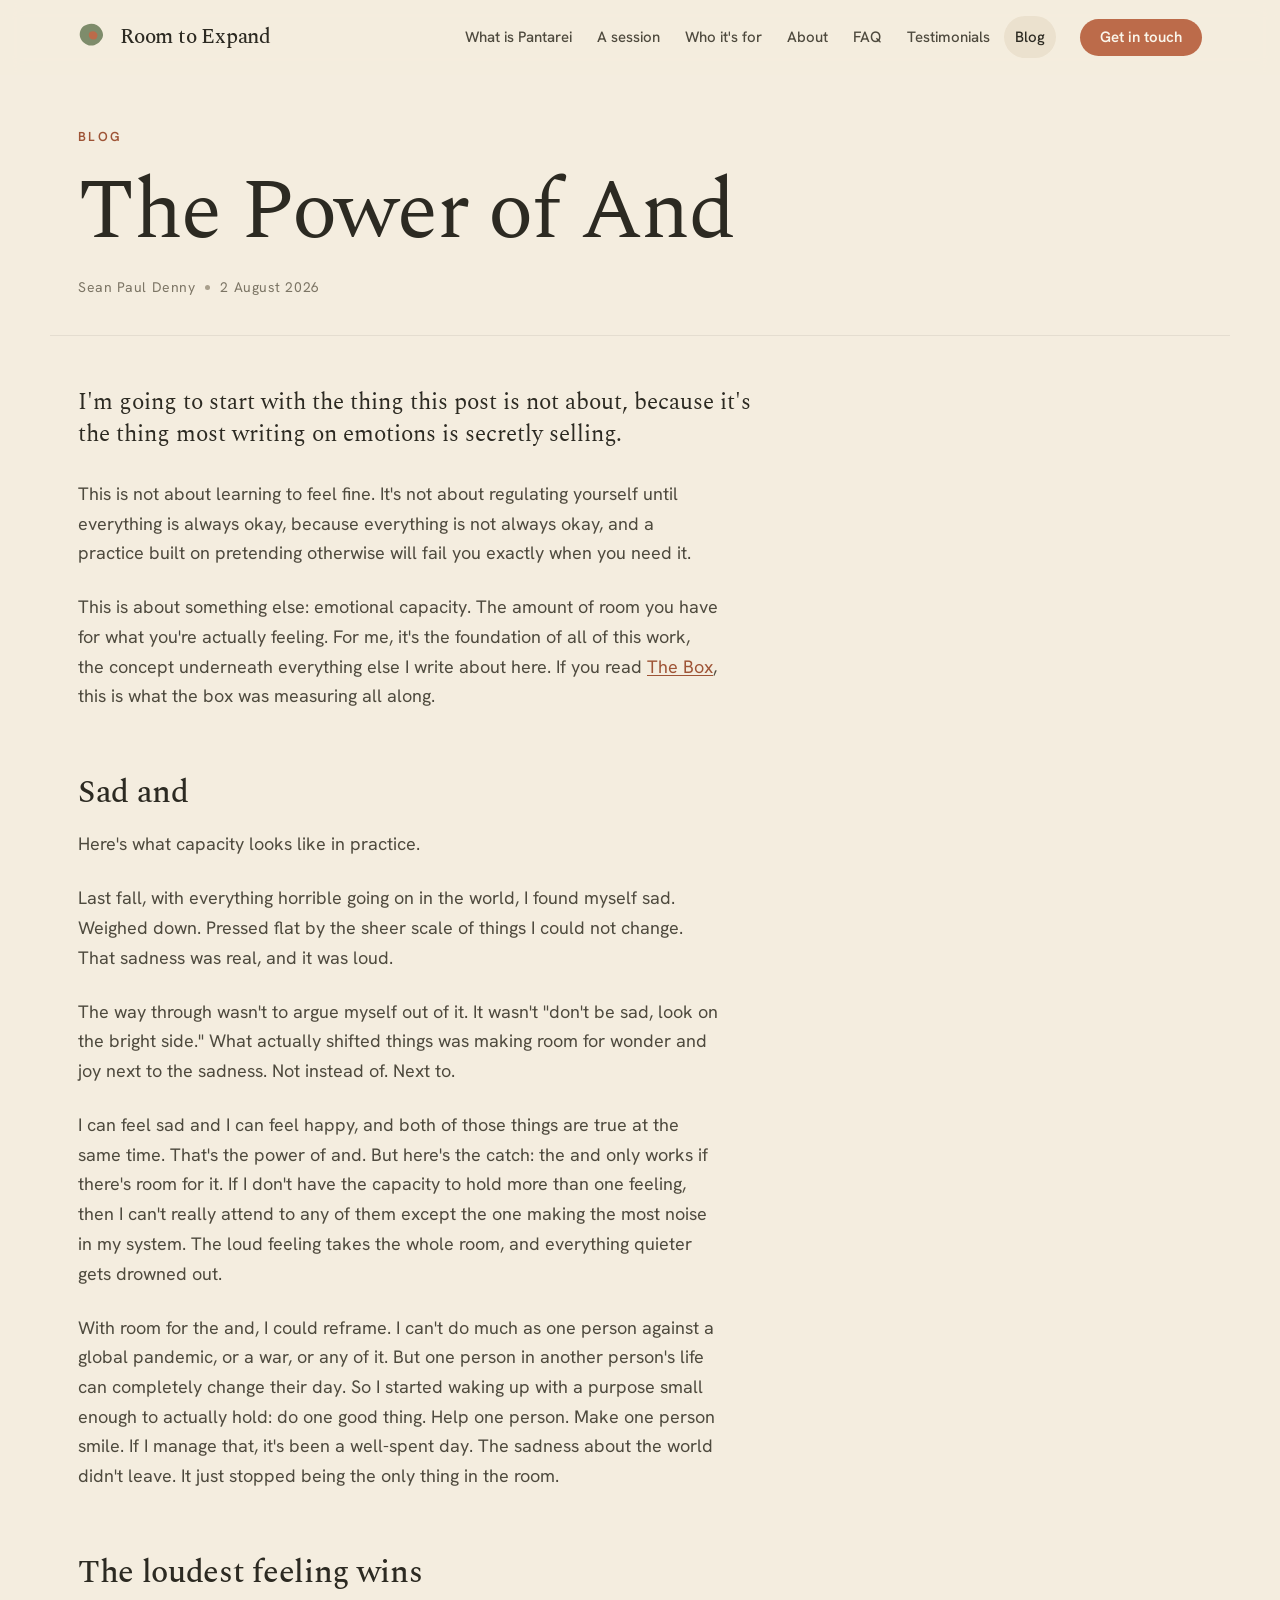
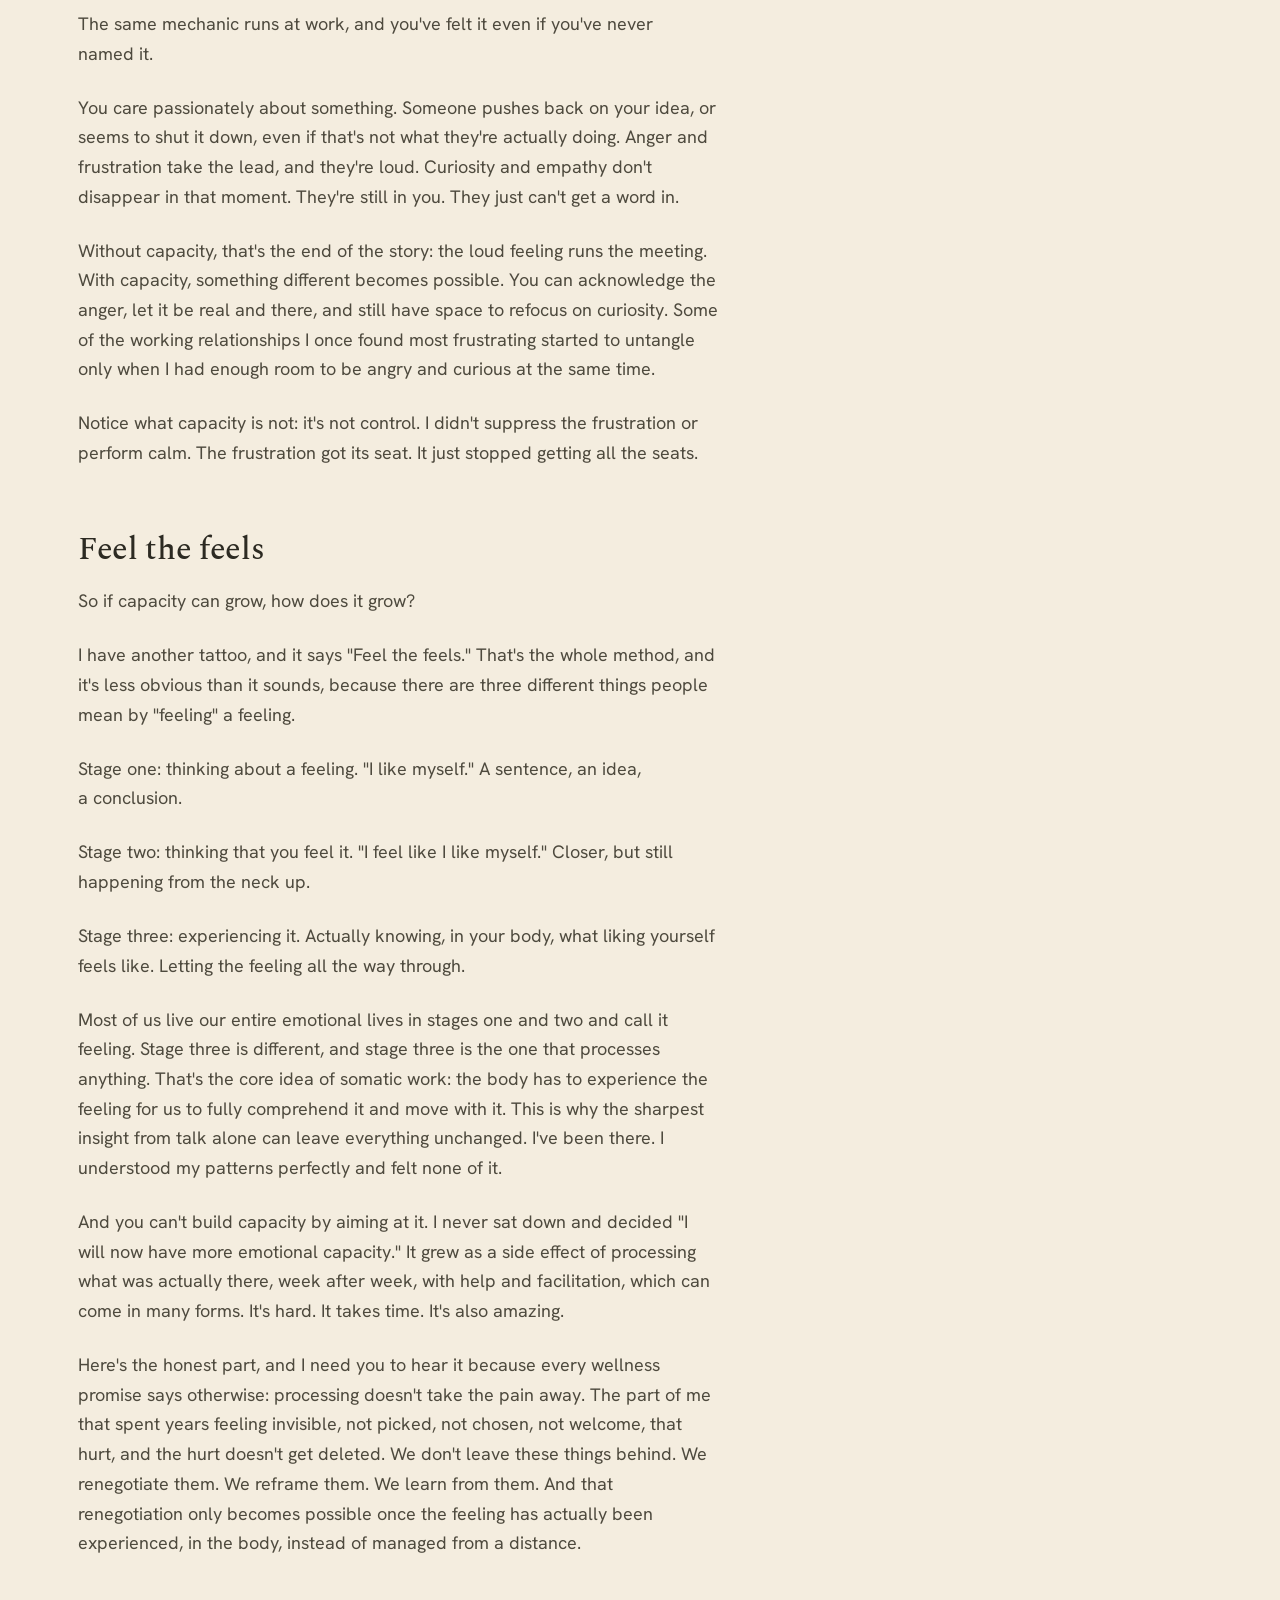
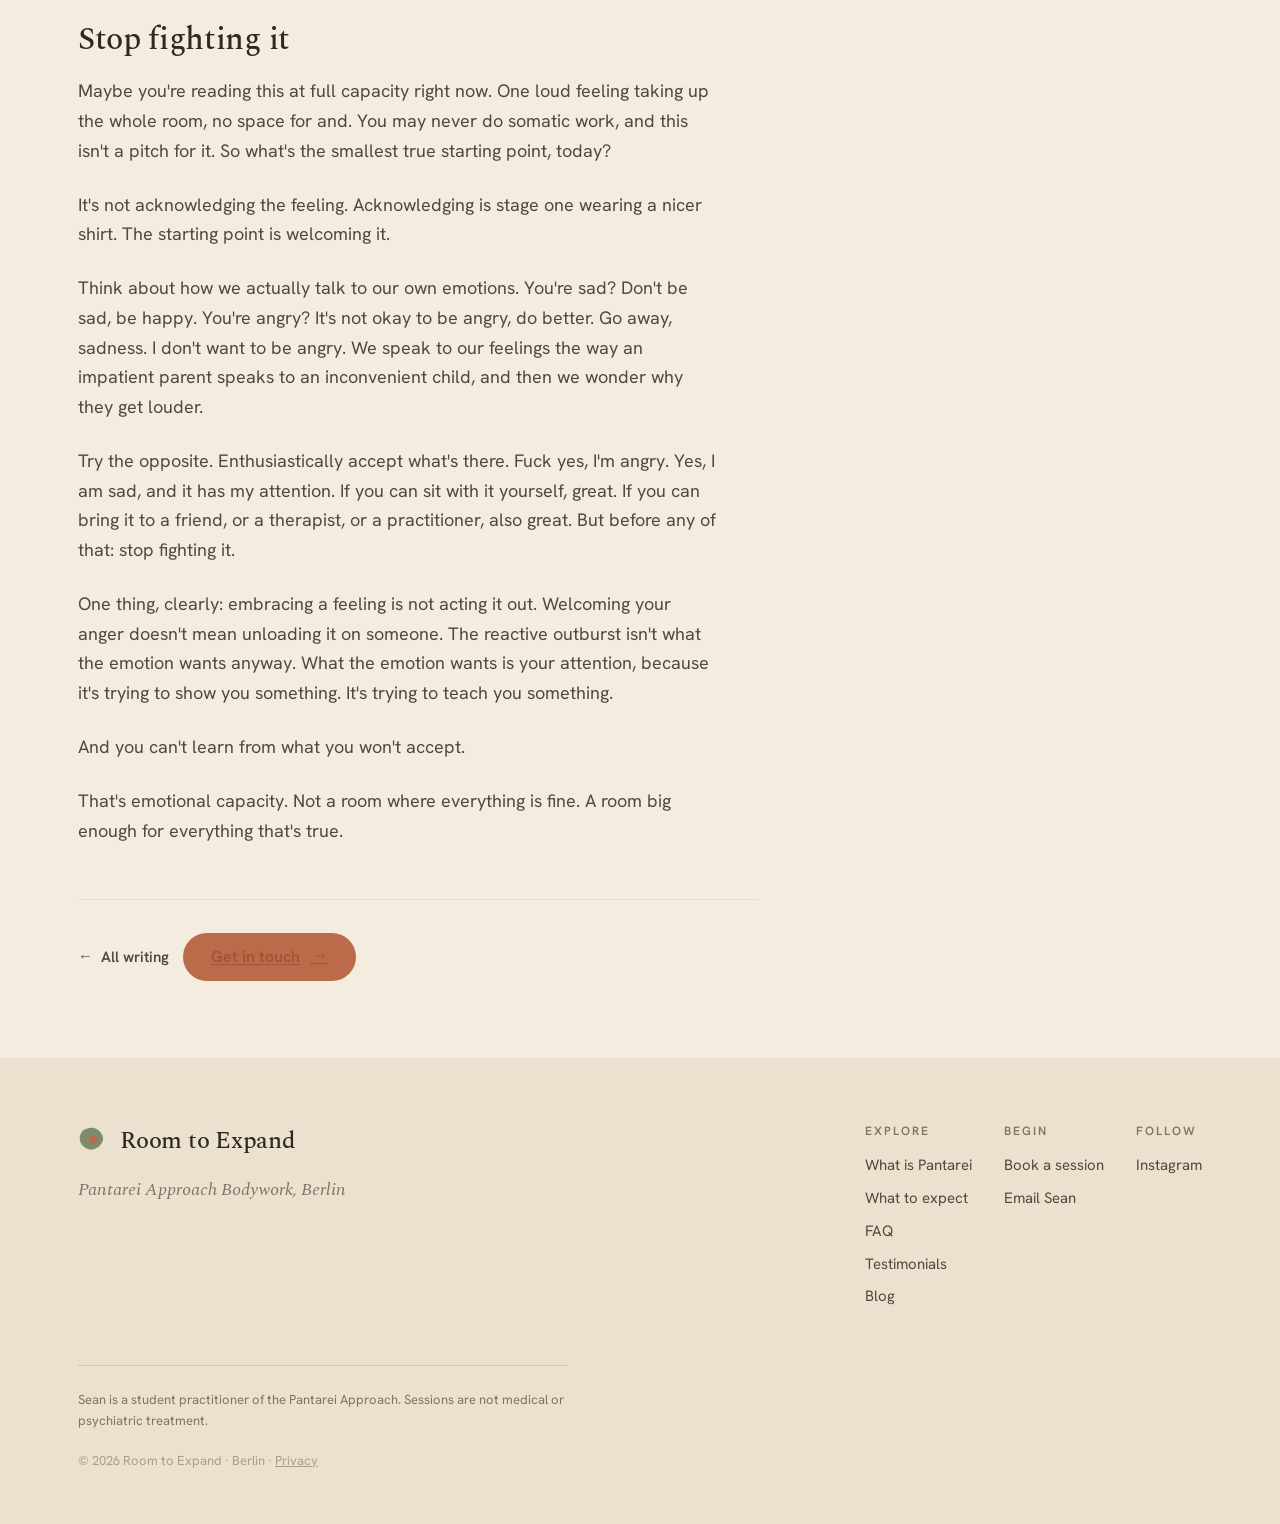
<file: the-power-of-and.html>
<!doctype html>
<html lang="en">
<head>
<meta charset="utf-8">
<meta name="viewport" content="width=device-width, initial-scale=1">
<title>The Power of And: Emotional Capacity | Room to Expand</title>
<meta name="description" content="On emotional capacity: the room to hold more than one feeling at once, why it matters, and how it grows. From Room to Expand, Berlin.">
<meta property="og:title" content="The Power of And: Emotional Capacity">
<meta property="og:description" content="On emotional capacity: the room to hold more than one feeling at once, why it matters, and how it grows. From Room to Expand, Berlin.">
<meta property="og:type" content="article">
<link rel="stylesheet" href="/fonts/fonts.css">

<script type="application/ld+json">
{
  "@context": "https://schema.org",
  "@graph": [
    {
      "@type": "LocalBusiness",
      "@id": "https://roomtoexpand.me/#business",
      "name": "Room to Expand",
      "alternateName": "Room to Expand Berlin",
      "description": "Room to Expand is Sean Paul Denny's Pantarei somatic bodywork practice in Berlin. Sessions combine conversation and touch, offered in plain language for the curious, not the convinced.",
      "url": "https://roomtoexpand.me",
      "founder": { "@id": "https://roomtoexpand.me/#sean" },
      "employee": { "@id": "https://roomtoexpand.me/#sean" },
      "knowsAbout": ["Pantarei Approach", "somatic bodywork", "embodiment"],
      "address": {
        "@type": "PostalAddress",
        "postalCode": "12047",
        "addressLocality": "Berlin",
        "addressCountry": "DE"
      },
      "areaServed": { "@type": "City", "name": "Berlin" },
      "email": "seanpauldenny@gmail.com",
      "sameAs": [
        "https://www.instagram.com/roomtoexpand"
      ]
    },
    {
      "@type": "Person",
      "@id": "https://roomtoexpand.me/#sean",
      "name": "Sean Paul Denny",
      "jobTitle": "Pantarei somatic bodywork student practitioner",
      "description": "Sean Paul Denny is a student practitioner of the Pantarei Approach based in Berlin, and the founder of Room to Expand. He spent twenty years in the games industry before training in somatic bodywork.",
      "worksFor": { "@id": "https://roomtoexpand.me/#business" },
      "homeLocation": { "@type": "City", "name": "Berlin" },
      "knowsLanguage": ["en"],
      "alumniOf": {
        "@type": "EducationalOrganization",
        "name": "Pantarei Approach School",
        "address": { "@type": "PostalAddress", "addressLocality": "Berlin", "addressCountry": "DE" }
      },
      "sameAs": [
        "https://www.instagram.com/roomtoexpand"
      ]
    },
    {
      "@type": "BlogPosting",
      "@id": "https://roomtoexpand.me/the-power-of-and#post",
      "headline": "The Power of And",
      "description": "On emotional capacity: the room to hold more than one feeling at once, why it matters, and how it grows.",
      "datePublished": "2026-08-02",
      "inLanguage": "en",
      "author": { "@id": "https://roomtoexpand.me/#sean" },
      "publisher": { "@id": "https://roomtoexpand.me/#business" },
      "mainEntityOfPage": "https://roomtoexpand.me/the-power-of-and"
    }
  ]
}
</script>

<style>
:root{
  --paper:        #F4EDDF;
  --paper-lift:   #FAF5EA;
  --paper-deep:   #EBE1CE;
  --sage:         #7E8C6B;
  --sage-deep:    #56644A;
  --sage-soft:    #AEBA9B;
  --sage-wash:    #DDE3CF;
  --clay:         #BC6B4A;
  --clay-deep:    #9E5436;
  --clay-soft:    #E3B79E;
  --ink:          #2C2A22;
  --ink-soft:     #4E4A3E;
  --ink-mute:     #7C7565;
  --ink-faint:    #A89F8C;
  --line:         rgba(44,42,34,0.14);
  --line-soft:    rgba(44,42,34,0.08);
  --font-display: 'Spectral', Georgia, 'Times New Roman', serif;
  --font-body:    'Hanken Grotesk', system-ui, -apple-system, sans-serif;
  --measure: 64ch;
  --shell: 1180px;
  --ease: cubic-bezier(0.2,0.7,0.2,1);
}

*{box-sizing:border-box;}
html{scroll-behavior:smooth;}
body{
  margin:0;
  background:var(--paper);
  color:var(--ink);
  font-family:var(--font-body);
  font-size:18px;
  line-height:1.65;
  -webkit-font-smoothing:antialiased;
  text-rendering:optimizeLegibility;
  overflow-x:hidden;
}
a{color:inherit;}
img,svg{display:block;max-width:100%;}

.display{
  font-family:var(--font-display);
  font-weight:400;
  line-height:1.0;
  letter-spacing:-0.015em;
  margin:0;
  text-wrap:balance;
}
h1.display{font-size:clamp(44px,7vw,84px);}
.eyebrow{
  font-family:var(--font-body);
  font-weight:600;
  font-size:13px;
  letter-spacing:0.18em;
  text-transform:uppercase;
  color:var(--clay-deep);
  margin:0 0 22px;
}
p{max-width:var(--measure);text-wrap:pretty;}

.shell{max-width:var(--shell);margin:0 auto;padding:0 28px;}
section{position:relative;}
.band{padding:clamp(48px,6vw,88px) 0;}
.rule{height:1px;background:var(--line-soft);max-width:var(--shell);margin:0 auto;}

.btn{
  display:inline-flex;align-items:center;gap:10px;
  font-family:var(--font-body);font-weight:600;font-size:16px;
  padding:15px 28px;border-radius:999px;border:none;cursor:pointer;
  text-decoration:none;line-height:1;white-space:nowrap;
  transition:background .25s var(--ease), color .25s var(--ease), transform .15s var(--ease);
}
.btn-clay{background:var(--clay);color:var(--paper-lift);}
.btn-clay:hover{background:var(--clay-deep);}
.btn-ghost{background:transparent;color:var(--ink);box-shadow:inset 0 0 0 1.5px var(--line);}
.btn-ghost:hover{box-shadow:inset 0 0 0 1.5px var(--ink);}
.btn .arrow{font-family:var(--font-display);font-size:18px;transform:translateY(-1px);}

/* header */
.hdr{
  position:sticky;top:0;z-index:50;
  background:color-mix(in srgb, var(--paper) 82%, transparent);
  backdrop-filter:saturate(1.2) blur(10px);
  border-bottom:1px solid transparent;
  transition:border-color .3s var(--ease), background .3s var(--ease);
}
.hdr.scrolled{border-bottom-color:var(--line-soft);}
.hdr-in{display:flex;align-items:center;gap:24px;height:74px;}
.brand{display:flex;align-items:center;gap:12px;text-decoration:none;flex:none;}
.brand .mark{width:30px;height:30px;flex:none;}
.brand .name{font-family:var(--font-display);font-weight:500;font-size:21px;letter-spacing:-0.01em;color:var(--ink);white-space:nowrap;}
.nav{display:flex;gap:3px;margin-left:auto;}
.nav a{
  font-size:15px;font-weight:500;color:var(--ink-soft);text-decoration:none;white-space:nowrap;
  padding:9px 11px;border-radius:999px;transition:color .2s var(--ease), background .2s var(--ease);
}
.nav a:hover{color:var(--ink);background:var(--paper-deep);}
.nav a.active{color:var(--ink);background:var(--paper-deep);}
.nav .nav-cta{display:none;}
.hdr .btn{padding:11px 20px;font-size:15px;}

/* hamburger toggle — hidden on desktop */
.nav-toggle{
  display:none;margin-left:12px;flex:none;
  width:44px;height:44px;padding:0;border:none;cursor:pointer;
  background:transparent;align-items:center;justify-content:center;
}
.nav-toggle .bars{position:relative;width:22px;height:14px;}
.nav-toggle .bars span{
  position:absolute;left:0;width:100%;height:2px;border-radius:2px;background:var(--ink);
  transition:transform .3s var(--ease), opacity .2s var(--ease), top .3s var(--ease);
}
.nav-toggle .bars span:nth-child(1){top:0;}
.nav-toggle .bars span:nth-child(2){top:6px;}
.nav-toggle .bars span:nth-child(3){top:12px;}
.nav-toggle[aria-expanded="true"] .bars span:nth-child(1){top:6px;transform:rotate(45deg);}
.nav-toggle[aria-expanded="true"] .bars span:nth-child(2){opacity:0;}
.nav-toggle[aria-expanded="true"] .bars span:nth-child(3){top:6px;transform:rotate(-45deg);}

@media(max-width:1080px){
  .hdr-in{gap:12px;}
  .hdr-cta{display:none;}
  .nav-toggle{display:inline-flex;}
  .nav{
    position:absolute;top:100%;left:0;right:0;
    flex-direction:column;gap:4px;margin-left:0;
    background:var(--paper-lift);
    border-bottom:1px solid var(--line-soft);
    box-shadow:0 22px 44px rgba(44,42,34,0.13);
    padding:12px;
    max-height:0;overflow:hidden;
    opacity:0;visibility:hidden;
    transition:max-height .32s var(--ease), opacity .24s var(--ease), visibility .24s var(--ease);
  }
  .nav.open{max-height:85vh;opacity:1;visibility:visible;overflow:auto;}
  .nav a{font-size:17px;padding:14px 16px;border-radius:12px;}
  .nav .nav-cta{
    display:inline-flex;justify-content:center;margin-top:6px;
    color:var(--paper-lift);font-size:16px;
  }
  .nav .nav-cta:hover{background:var(--clay-deep);color:var(--paper-lift);}
}

/* post hero */
.post-hero{padding:clamp(32px,4vw,56px) 0 clamp(24px,3vw,36px);}
.post-hero h1{max-width:16ch;}
.post-meta{
  margin-top:22px;font-size:14px;letter-spacing:0.04em;
  color:var(--ink-mute);display:flex;align-items:center;gap:10px;flex-wrap:wrap;
}
.post-meta .dot{width:5px;height:5px;border-radius:50%;background:var(--ink-faint);}

/* article content */
.content{max-width:68ch;}
.content .intro{font-size:clamp(20px,2.1vw,23px);color:var(--ink);font-family:var(--font-display);line-height:1.4;margin:0 0 1.2em;}
.content p{margin:0 0 1.35em;color:var(--ink-soft);}
.content h2{
  font-family:var(--font-display);font-weight:500;
  font-size:clamp(24px,3vw,32px);line-height:1.15;color:var(--ink);
  margin:2em 0 .55em;letter-spacing:-0.01em;
}
.content strong{color:var(--ink);font-weight:600;}
.content em{font-style:italic;}
.content a{color:var(--clay-deep);text-decoration:underline;text-underline-offset:2px;}
.content a:hover{color:var(--clay);}

/* post footer cta */
.post-end{
  margin-top:3em;padding-top:1.8em;border-top:1px solid var(--line-soft);
  display:flex;gap:14px;flex-wrap:wrap;align-items:center;
}
.post-end .back{
  font-weight:600;font-size:15px;color:var(--ink-soft);text-decoration:none;
  display:inline-flex;align-items:center;gap:8px;
}
.post-end .back:hover{color:var(--clay-deep);}
.post-end .back .arrow{font-family:var(--font-display);}

/* footer */
.foot{background:var(--paper-deep);color:var(--ink-soft);padding:64px 0 40px;}
.foot-top{display:flex;justify-content:space-between;gap:40px;flex-wrap:wrap;align-items:flex-start;}
.foot .brand .name{font-size:24px;}
.foot .tagline{margin-top:14px;font-family:var(--font-display);font-style:italic;font-size:18px;color:var(--ink-mute);}
.foot-links{display:flex;gap:32px;flex-wrap:wrap;}
.foot-col h4{font-family:var(--font-body);font-weight:600;font-size:12px;letter-spacing:0.16em;text-transform:uppercase;color:var(--ink-mute);margin:0 0 12px;}
.foot-col a{display:block;color:var(--ink-soft);text-decoration:none;font-size:15px;margin-bottom:8px;transition:color .2s var(--ease);}
.foot-col a:hover{color:var(--clay-deep);}
.foot-legal{margin-top:48px;padding-top:24px;border-top:1px solid var(--line);font-size:13px;line-height:1.6;color:var(--ink-mute);max-width:70ch;}
.foot-fine{margin-top:18px;font-size:13px;color:var(--ink-faint);}

@media(prefers-reduced-motion:no-preference){
  .reveal.in{animation:rte-fadeup .7s var(--ease) both;}
  @keyframes rte-fadeup{from{opacity:0;transform:translateY(22px);}to{opacity:1;transform:none;}}
}
</style>
</head>
<body>

<!-- ===================== HEADER ===================== -->
<header class="hdr" id="hdr">
  <div class="shell hdr-in">
    <a class="brand" href="index.html" aria-label="Room to Expand home">
      <svg class="mark" viewBox="0 0 100 100" aria-hidden="true">
        <path fill="#7E8C6B" d="M77.4,58.1c-6.3,12-21,21.5-35.6,20.5C27.1,77.6,12.5,66,7.7,52.3C2.9,38.6,7.9,22.7,19.4,13.7C30.9,4.8,48.8,2.8,62.1,9.7C75.4,16.6,84.1,32.4,83.4,44.5C82.7,56.6,72.5,65,77.4,58.1Z"/>
        <g transform="translate(50 50) rotate(35) scale(0.4) translate(-50 -50)">
          <path fill="#BC6B4A" d="M73.7,53.8c-6,12.6-20.5,20.9-35.1,19.1C24,71.1,9.4,59,6.3,45.5C3.2,31.8,11.5,16.7,24.7,9.6C37.9,2.4,56,3.2,66.8,11.3C77.6,19.4,81,34.8,79.6,45.5C78.1,56.2,71.6,62.3,73.7,53.8Z"/>
        </g>
      </svg>
      <span class="name">Room to Expand</span>
    </a>
    <nav class="nav" id="nav">
      <a href="what-is-pantarei.html">What is Pantarei</a>
      <a href="sessions.html">A session</a>
      <a href="index.html#who">Who it's for</a>
      <a href="index.html#about">About</a>
      <a href="faq.html">FAQ</a>
      <a href="testimonials.html">Testimonials</a>
      <a href="blog.html" class="active">Blog</a>
      <a class="btn btn-clay nav-cta" href="index.html#book">Get in touch</a>
    </nav>
    <a class="btn btn-clay hdr-cta" href="index.html#book">Get in touch</a>
    <button class="nav-toggle" id="navToggle" aria-label="Open menu" aria-expanded="false" aria-controls="nav">
      <span class="bars" aria-hidden="true"><span></span><span></span><span></span></span>
    </button>
  </div>
</header>

<!-- ===================== POST HERO ===================== -->
<section class="post-hero">
  <div class="shell">
    <p class="eyebrow"><a href="blog.html" style="color:inherit;text-decoration:none;">Blog</a></p>
    <h1 class="display">The Power of And</h1>
    <div class="post-meta">
      <span>Sean Paul Denny</span>
      <span class="dot"></span>
      <span>2 August 2026</span>
    </div>
  </div>
</section>

<div class="rule"></div>

<!-- ===================== ARTICLE ===================== -->
<section class="band" style="padding-top:clamp(32px,4vw,52px);">
  <div class="shell">
    <article class="content">
      <p class="intro">I'm going to start with the thing this post is not about, because it's the thing most writing on emotions is secretly selling.</p>

      <p>This is not about learning to feel fine. It's not about regulating yourself until everything is always okay, because everything is not always okay, and a practice built on pretending otherwise will fail you exactly when you need it.</p>

      <p>This is about something else: emotional capacity. The amount of room you have for what you're actually feeling. For me, it's the foundation of all of this work, the concept underneath everything else I write about here. If you read <a href="the-box.html">The Box</a>, this is what the box was measuring all along.</p>

      <h2>Sad and</h2>
      <p>Here's what capacity looks like in practice.</p>
      <p>Last fall, with everything horrible going on in the world, I found myself sad. Weighed down. Pressed flat by the sheer scale of things I could not change. That sadness was real, and it was loud.</p>
      <p>The way through wasn't to argue myself out of it. It wasn't "don't be sad, look on the bright side." What actually shifted things was making room for wonder and joy next to the sadness. Not instead of. Next to.</p>
      <p>I can feel sad and I can feel happy, and both of those things are true at the same time. That's the power of and. But here's the catch: the and only works if there's room for it. If I don't have the capacity to hold more than one feeling, then I can't really attend to any of them except the one making the most noise in my system. The loud feeling takes the whole room, and everything quieter gets drowned out.</p>
      <p>With room for the and, I could reframe. I can't do much as one person against a global pandemic, or a war, or any of it. But one person in another person's life can completely change their day. So I started waking up with a purpose small enough to actually hold: do one good thing. Help one person. Make one person smile. If I manage that, it's been a well-spent day. The sadness about the world didn't leave. It just stopped being the only thing in the room.</p>

      <h2>The loudest feeling wins</h2>
      <p>The same mechanic runs at work, and you've felt it even if you've never named it.</p>
      <p>You care passionately about something. Someone pushes back on your idea, or seems to shut it down, even if that's not what they're actually doing. Anger and frustration take the lead, and they're loud. Curiosity and empathy don't disappear in that moment. They're still in you. They just can't get a word in.</p>
      <p>Without capacity, that's the end of the story: the loud feeling runs the meeting. With capacity, something different becomes possible. You can acknowledge the anger, let it be real and there, and still have space to refocus on curiosity. Some of the working relationships I once found most frustrating started to untangle only when I had enough room to be angry and curious at the same time.</p>
      <p>Notice what capacity is not: it's not control. I didn't suppress the frustration or perform calm. The frustration got its seat. It just stopped getting all the seats.</p>

      <h2>Feel the feels</h2>
      <p>So if capacity can grow, how does it grow?</p>
      <p>I have another tattoo, and it says "Feel the feels." That's the whole method, and it's less obvious than it sounds, because there are three different things people mean by "feeling" a feeling.</p>
      <p>Stage one: thinking about a feeling. "I like myself." A sentence, an idea, a conclusion.</p>
      <p>Stage two: thinking that you feel it. "I feel like I like myself." Closer, but still happening from the neck up.</p>
      <p>Stage three: experiencing it. Actually knowing, in your body, what liking yourself feels like. Letting the feeling all the way through.</p>
      <p>Most of us live our entire emotional lives in stages one and two and call it feeling. Stage three is different, and stage three is the one that processes anything. That's the core idea of somatic work: the body has to experience the feeling for us to fully comprehend it and move with it. This is why the sharpest insight from talk alone can leave everything unchanged. I've been there. I understood my patterns perfectly and felt none of it.</p>
      <p>And you can't build capacity by aiming at it. I never sat down and decided "I will now have more emotional capacity." It grew as a side effect of processing what was actually there, week after week, with help and facilitation, which can come in many forms. It's hard. It takes time. It's also amazing.</p>
      <p>Here's the honest part, and I need you to hear it because every wellness promise says otherwise: processing doesn't take the pain away. The part of me that spent years feeling invisible, not picked, not chosen, not welcome, that hurt, and the hurt doesn't get deleted. We don't leave these things behind. We renegotiate them. We reframe them. We learn from them. And that renegotiation only becomes possible once the feeling has actually been experienced, in the body, instead of managed from a distance.</p>

      <h2>Stop fighting it</h2>
      <p>Maybe you're reading this at full capacity right now. One loud feeling taking up the whole room, no space for and. You may never do somatic work, and this isn't a pitch for it. So what's the smallest true starting point, today?</p>
      <p>It's not acknowledging the feeling. Acknowledging is stage one wearing a nicer shirt. The starting point is welcoming it.</p>
      <p>Think about how we actually talk to our own emotions. You're sad? Don't be sad, be happy. You're angry? It's not okay to be angry, do better. Go away, sadness. I don't want to be angry. We speak to our feelings the way an impatient parent speaks to an inconvenient child, and then we wonder why they get louder.</p>
      <p>Try the opposite. Enthusiastically accept what's there. Fuck yes, I'm angry. Yes, I am sad, and it has my attention. If you can sit with it yourself, great. If you can bring it to a friend, or a therapist, or a practitioner, also great. But before any of that: stop fighting it.</p>
      <p>One thing, clearly: embracing a feeling is not acting it out. Welcoming your anger doesn't mean unloading it on someone. The reactive outburst isn't what the emotion wants anyway. What the emotion wants is your attention, because it's trying to show you something. It's trying to teach you something.</p>
      <p>And you can't learn from what you won't accept.</p>
      <p>That's emotional capacity. Not a room where everything is fine. A room big enough for everything that's true.</p>

      <div class="post-end">
        <a class="back" href="blog.html"><span class="arrow">&larr;</span> All writing</a>
        <a class="btn btn-clay" href="index.html#book">Get in touch <span class="arrow">&rarr;</span></a>
      </div>
    </article>
  </div>
</section>

<!-- ===================== FOOTER ===================== -->
<footer class="foot">
  <div class="shell">
    <div class="foot-top">
      <div>
        <a class="brand" href="index.html">
          <svg class="mark" viewBox="0 0 100 100" aria-hidden="true" style="width:30px;height:30px;">
            <path fill="#7E8C6B" d="M77.4,58.1c-6.3,12-21,21.5-35.6,20.5C27.1,77.6,12.5,66,7.7,52.3C2.9,38.6,7.9,22.7,19.4,13.7C30.9,4.8,48.8,2.8,62.1,9.7C75.4,16.6,84.1,32.4,83.4,44.5C82.7,56.6,72.5,65,77.4,58.1Z"/>
            <g transform="translate(50 50) rotate(35) scale(0.4) translate(-50 -50)">
              <path fill="#BC6B4A" d="M73.7,53.8c-6,12.6-20.5,20.9-35.1,19.1C24,71.1,9.4,59,6.3,45.5C3.2,31.8,11.5,16.7,24.7,9.6C37.9,2.4,56,3.2,66.8,11.3C77.6,19.4,81,34.8,79.6,45.5C78.1,56.2,71.6,62.3,73.7,53.8Z"/>
            </g>
          </svg>
          <span class="name">Room to Expand</span>
        </a>
        <p class="tagline">Pantarei Approach Bodywork, Berlin</p>
      </div>
      <div class="foot-links">
        <div class="foot-col">
          <h4>Explore</h4>
          <a href="what-is-pantarei.html">What is Pantarei</a>
          <a href="sessions.html">What to expect</a>
          <a href="faq.html">FAQ</a>
          <a href="testimonials.html">Testimonials</a>
          <a href="blog.html">Blog</a>
        </div>
        <div class="foot-col">
          <h4>Begin</h4>
          <a href="index.html#book">Book a session</a>
          <a href="mailto:seanpauldenny@gmail.com">Email Sean</a>
        </div>
        <div class="foot-col">
          <h4>Follow</h4>
          <a href="https://www.instagram.com/roomtoexpand" target="_blank" rel="noopener">Instagram</a>
        </div>
      </div>
    </div>
    <p class="foot-legal">Sean is a student practitioner of the Pantarei Approach. Sessions are not medical or psychiatric treatment.</p>
    <p class="foot-fine">© 2026 Room to Expand · Berlin · <a href="/privacy">Privacy</a></p>
  </div>
</footer>

<script>
const hdr = document.getElementById('hdr');
const onScroll = () => hdr.classList.toggle('scrolled', window.scrollY > 12);
onScroll(); window.addEventListener('scroll', onScroll, {passive:true});

// mobile nav toggle
const navToggle = document.getElementById('navToggle');
const nav = document.getElementById('nav');
const setNav = (open) => {
  nav.classList.toggle('open', open);
  navToggle.setAttribute('aria-expanded', open ? 'true' : 'false');
  navToggle.setAttribute('aria-label', open ? 'Close menu' : 'Open menu');
};
navToggle.addEventListener('click', () => setNav(!nav.classList.contains('open')));
nav.querySelectorAll('a').forEach(a => a.addEventListener('click', () => setNav(false)));
document.addEventListener('keydown', (e) => { if (e.key === 'Escape') setNav(false); });
</script>
</body>
</html>
</file>
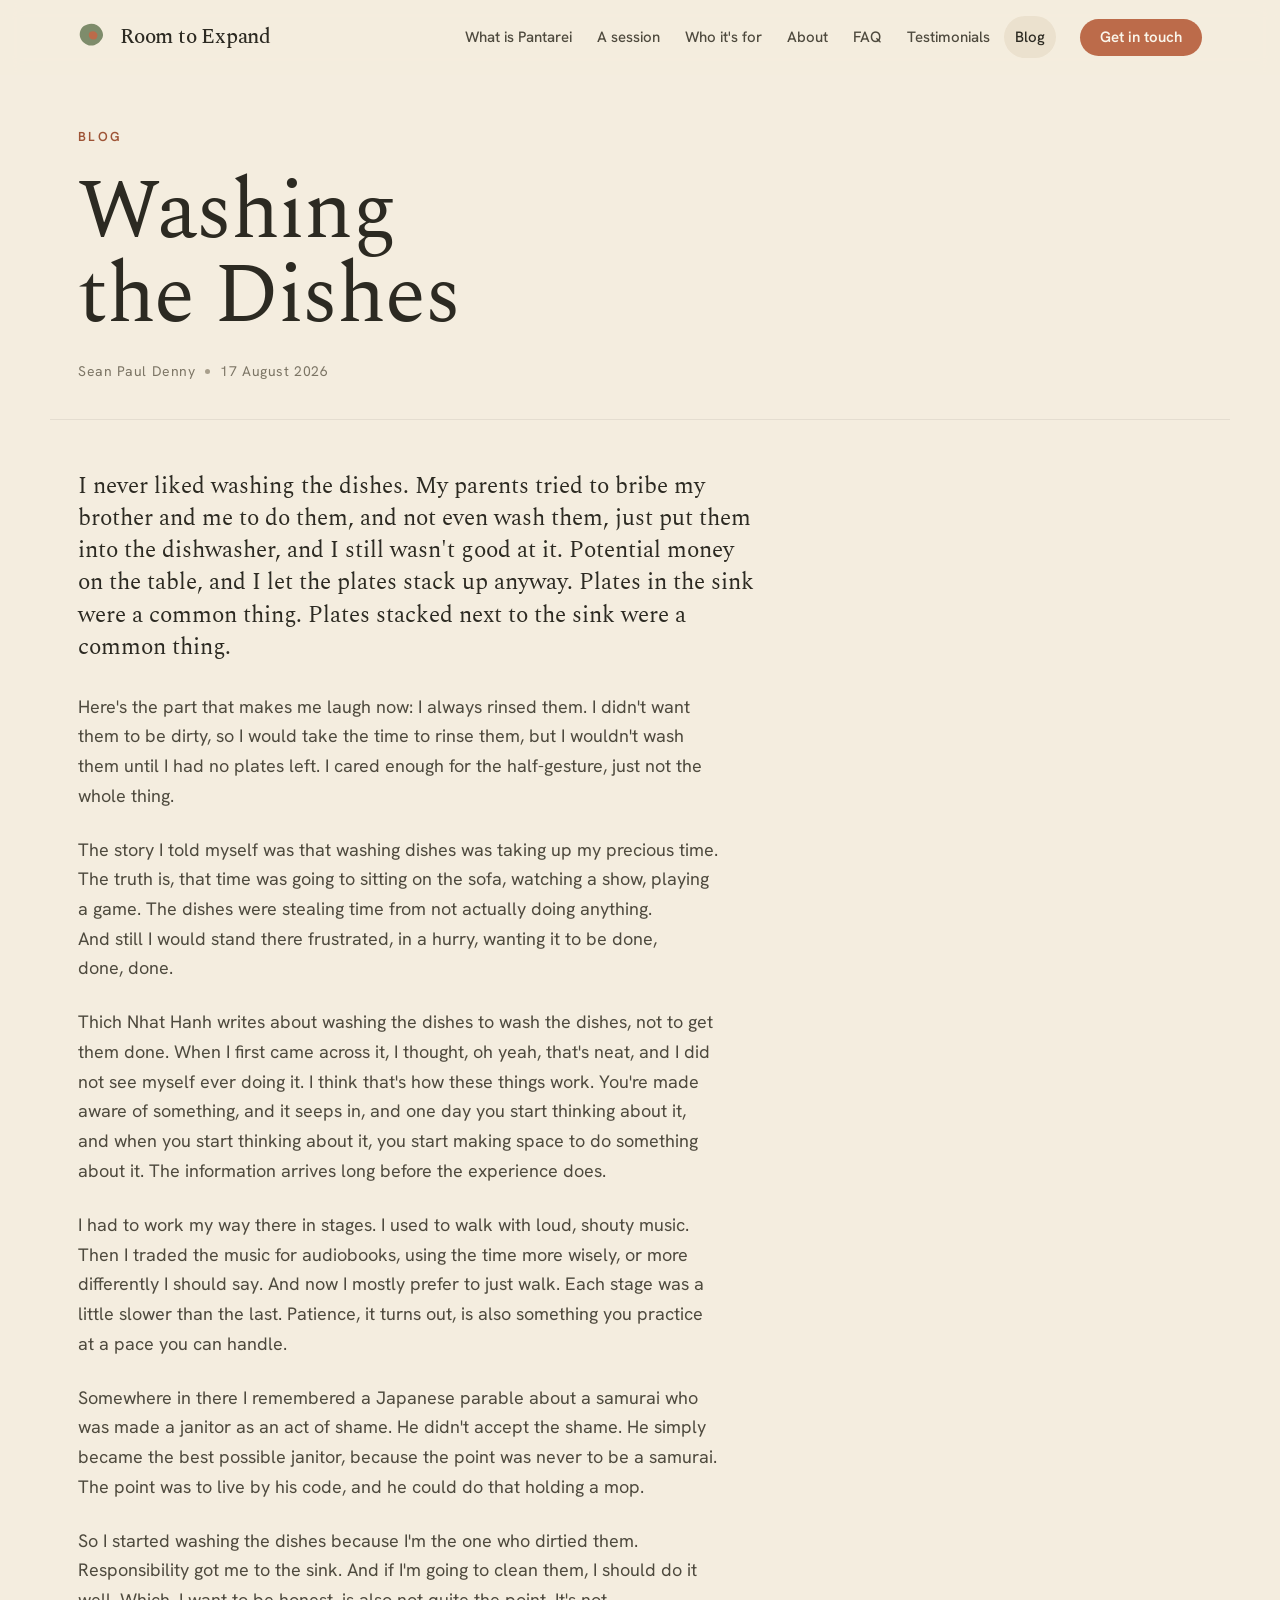
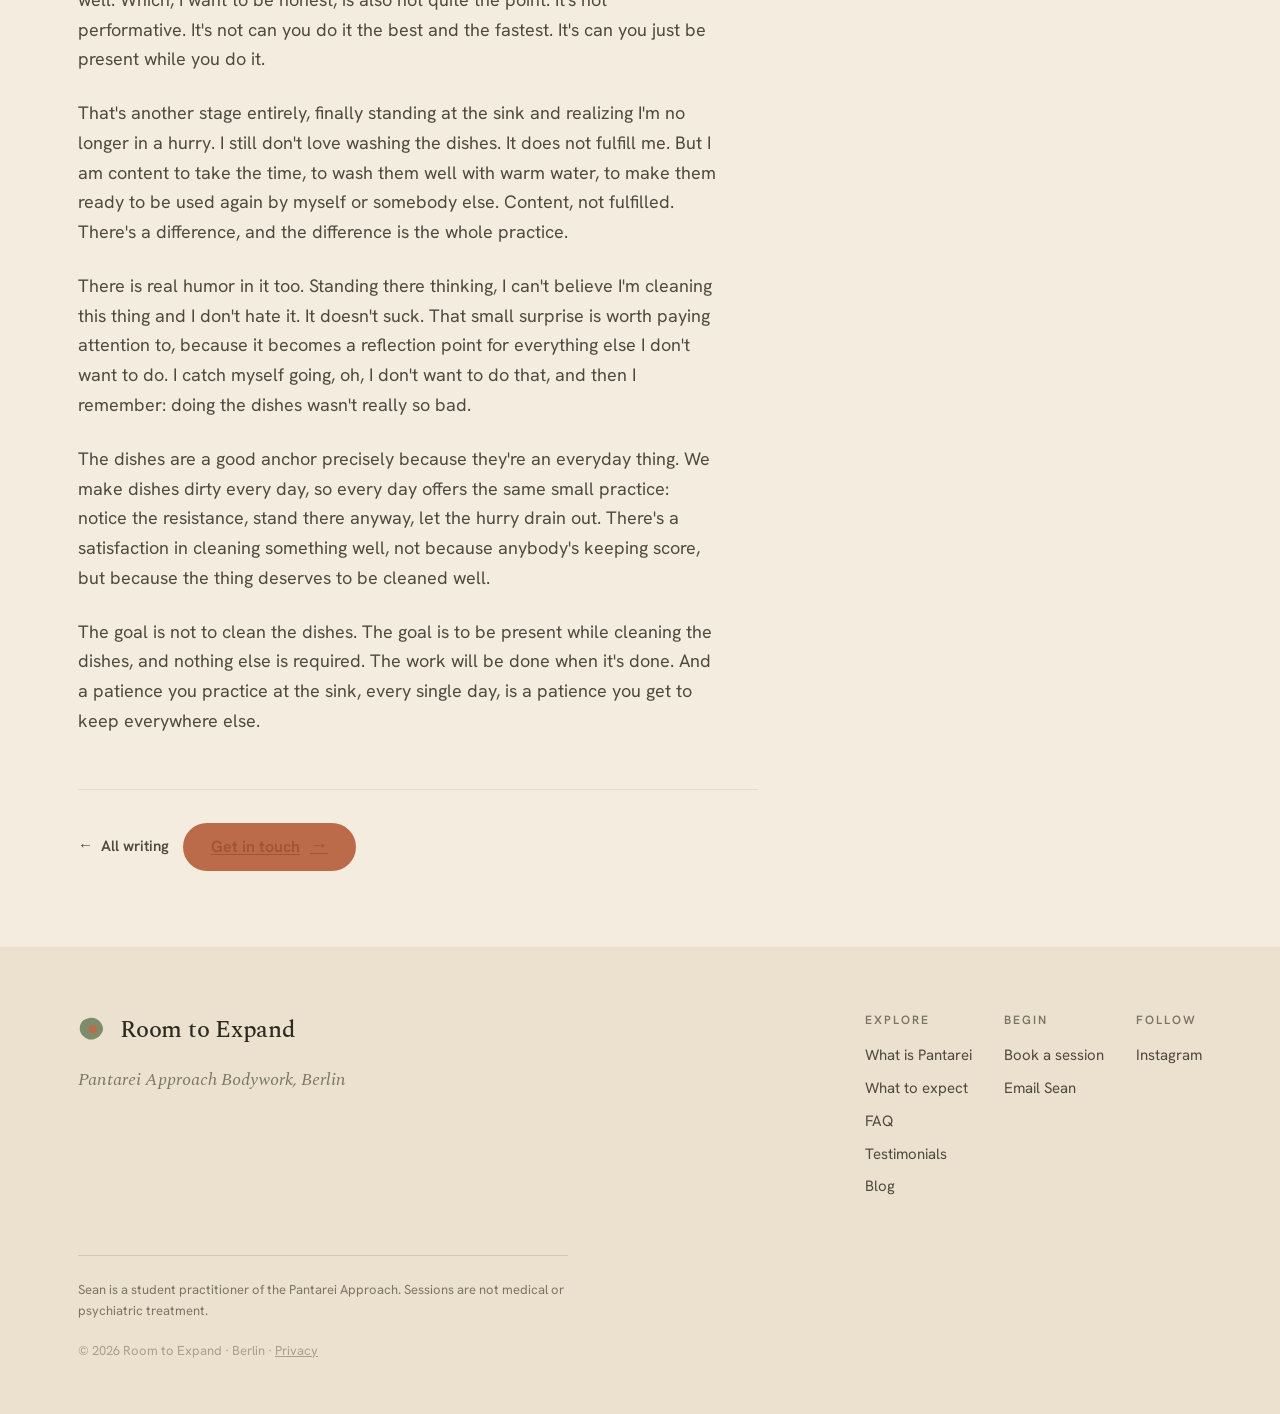
<file: washing-the-dishes.html>
<!doctype html>
<html lang="en">
<head>
<meta charset="utf-8">
<meta name="viewport" content="width=device-width, initial-scale=1">
<title>Washing the Dishes: On Patience and Presence | Room to Expand</title>
<meta name="description" content="On learning patience at the kitchen sink: washing the dishes to be present, not to get them done, and a practice you get to keep everywhere else.">
<meta property="og:title" content="Washing the Dishes: On Patience and Presence">
<meta property="og:description" content="On learning patience at the kitchen sink: washing the dishes to be present, not to get them done, and a practice you get to keep everywhere else.">
<meta property="og:type" content="article">
<link rel="stylesheet" href="/fonts/fonts.css">

<script type="application/ld+json">
{
  "@context": "https://schema.org",
  "@graph": [
    {
      "@type": "LocalBusiness",
      "@id": "https://roomtoexpand.me/#business",
      "name": "Room to Expand",
      "alternateName": "Room to Expand Berlin",
      "description": "Room to Expand is Sean Paul Denny's Pantarei somatic bodywork practice in Berlin. Sessions combine conversation and touch, offered in plain language for the curious, not the convinced.",
      "url": "https://roomtoexpand.me",
      "founder": { "@id": "https://roomtoexpand.me/#sean" },
      "employee": { "@id": "https://roomtoexpand.me/#sean" },
      "knowsAbout": ["Pantarei Approach", "somatic bodywork", "embodiment"],
      "address": {
        "@type": "PostalAddress",
        "postalCode": "12047",
        "addressLocality": "Berlin",
        "addressCountry": "DE"
      },
      "areaServed": { "@type": "City", "name": "Berlin" },
      "email": "seanpauldenny@gmail.com",
      "sameAs": [
        "https://www.instagram.com/roomtoexpand"
      ]
    },
    {
      "@type": "Person",
      "@id": "https://roomtoexpand.me/#sean",
      "name": "Sean Paul Denny",
      "jobTitle": "Pantarei somatic bodywork student practitioner",
      "description": "Sean Paul Denny is a student practitioner of the Pantarei Approach based in Berlin, and the founder of Room to Expand. He spent twenty years in the games industry before training in somatic bodywork.",
      "worksFor": { "@id": "https://roomtoexpand.me/#business" },
      "homeLocation": { "@type": "City", "name": "Berlin" },
      "knowsLanguage": ["en"],
      "alumniOf": {
        "@type": "EducationalOrganization",
        "name": "Pantarei Approach School",
        "address": { "@type": "PostalAddress", "addressLocality": "Berlin", "addressCountry": "DE" }
      },
      "sameAs": [
        "https://www.instagram.com/roomtoexpand"
      ]
    },
    {
      "@type": "BlogPosting",
      "@id": "https://roomtoexpand.me/washing-the-dishes#post",
      "headline": "Washing the Dishes",
      "description": "On learning patience at the kitchen sink: washing the dishes to be present, not to get them done, and a practice you get to keep everywhere else.",
      "datePublished": "2026-08-17",
      "inLanguage": "en",
      "author": { "@id": "https://roomtoexpand.me/#sean" },
      "publisher": { "@id": "https://roomtoexpand.me/#business" },
      "mainEntityOfPage": "https://roomtoexpand.me/washing-the-dishes"
    }
  ]
}
</script>

<style>
:root{
  --paper:        #F4EDDF;
  --paper-lift:   #FAF5EA;
  --paper-deep:   #EBE1CE;
  --sage:         #7E8C6B;
  --sage-deep:    #56644A;
  --sage-soft:    #AEBA9B;
  --sage-wash:    #DDE3CF;
  --clay:         #BC6B4A;
  --clay-deep:    #9E5436;
  --clay-soft:    #E3B79E;
  --ink:          #2C2A22;
  --ink-soft:     #4E4A3E;
  --ink-mute:     #7C7565;
  --ink-faint:    #A89F8C;
  --line:         rgba(44,42,34,0.14);
  --line-soft:    rgba(44,42,34,0.08);
  --font-display: 'Spectral', Georgia, 'Times New Roman', serif;
  --font-body:    'Hanken Grotesk', system-ui, -apple-system, sans-serif;
  --measure: 64ch;
  --shell: 1180px;
  --ease: cubic-bezier(0.2,0.7,0.2,1);
}

*{box-sizing:border-box;}
html{scroll-behavior:smooth;}
body{
  margin:0;
  background:var(--paper);
  color:var(--ink);
  font-family:var(--font-body);
  font-size:18px;
  line-height:1.65;
  -webkit-font-smoothing:antialiased;
  text-rendering:optimizeLegibility;
  overflow-x:hidden;
}
a{color:inherit;}
img,svg{display:block;max-width:100%;}

.display{
  font-family:var(--font-display);
  font-weight:400;
  line-height:1.0;
  letter-spacing:-0.015em;
  margin:0;
  text-wrap:balance;
}
h1.display{font-size:clamp(44px,7vw,84px);}
.eyebrow{
  font-family:var(--font-body);
  font-weight:600;
  font-size:13px;
  letter-spacing:0.18em;
  text-transform:uppercase;
  color:var(--clay-deep);
  margin:0 0 22px;
}
p{max-width:var(--measure);text-wrap:pretty;}

.shell{max-width:var(--shell);margin:0 auto;padding:0 28px;}
section{position:relative;}
.band{padding:clamp(48px,6vw,88px) 0;}
.rule{height:1px;background:var(--line-soft);max-width:var(--shell);margin:0 auto;}

.btn{
  display:inline-flex;align-items:center;gap:10px;
  font-family:var(--font-body);font-weight:600;font-size:16px;
  padding:15px 28px;border-radius:999px;border:none;cursor:pointer;
  text-decoration:none;line-height:1;white-space:nowrap;
  transition:background .25s var(--ease), color .25s var(--ease), transform .15s var(--ease);
}
.btn-clay{background:var(--clay);color:var(--paper-lift);}
.btn-clay:hover{background:var(--clay-deep);}
.btn-ghost{background:transparent;color:var(--ink);box-shadow:inset 0 0 0 1.5px var(--line);}
.btn-ghost:hover{box-shadow:inset 0 0 0 1.5px var(--ink);}
.btn .arrow{font-family:var(--font-display);font-size:18px;transform:translateY(-1px);}

/* header */
.hdr{
  position:sticky;top:0;z-index:50;
  background:color-mix(in srgb, var(--paper) 82%, transparent);
  backdrop-filter:saturate(1.2) blur(10px);
  border-bottom:1px solid transparent;
  transition:border-color .3s var(--ease), background .3s var(--ease);
}
.hdr.scrolled{border-bottom-color:var(--line-soft);}
.hdr-in{display:flex;align-items:center;gap:24px;height:74px;}
.brand{display:flex;align-items:center;gap:12px;text-decoration:none;flex:none;}
.brand .mark{width:30px;height:30px;flex:none;}
.brand .name{font-family:var(--font-display);font-weight:500;font-size:21px;letter-spacing:-0.01em;color:var(--ink);white-space:nowrap;}
.nav{display:flex;gap:3px;margin-left:auto;}
.nav a{
  font-size:15px;font-weight:500;color:var(--ink-soft);text-decoration:none;white-space:nowrap;
  padding:9px 11px;border-radius:999px;transition:color .2s var(--ease), background .2s var(--ease);
}
.nav a:hover{color:var(--ink);background:var(--paper-deep);}
.nav a.active{color:var(--ink);background:var(--paper-deep);}
.nav .nav-cta{display:none;}
.hdr .btn{padding:11px 20px;font-size:15px;}

/* hamburger toggle — hidden on desktop */
.nav-toggle{
  display:none;margin-left:12px;flex:none;
  width:44px;height:44px;padding:0;border:none;cursor:pointer;
  background:transparent;align-items:center;justify-content:center;
}
.nav-toggle .bars{position:relative;width:22px;height:14px;}
.nav-toggle .bars span{
  position:absolute;left:0;width:100%;height:2px;border-radius:2px;background:var(--ink);
  transition:transform .3s var(--ease), opacity .2s var(--ease), top .3s var(--ease);
}
.nav-toggle .bars span:nth-child(1){top:0;}
.nav-toggle .bars span:nth-child(2){top:6px;}
.nav-toggle .bars span:nth-child(3){top:12px;}
.nav-toggle[aria-expanded="true"] .bars span:nth-child(1){top:6px;transform:rotate(45deg);}
.nav-toggle[aria-expanded="true"] .bars span:nth-child(2){opacity:0;}
.nav-toggle[aria-expanded="true"] .bars span:nth-child(3){top:6px;transform:rotate(-45deg);}

@media(max-width:1080px){
  .hdr-in{gap:12px;}
  .hdr-cta{display:none;}
  .nav-toggle{display:inline-flex;}
  .nav{
    position:absolute;top:100%;left:0;right:0;
    flex-direction:column;gap:4px;margin-left:0;
    background:var(--paper-lift);
    border-bottom:1px solid var(--line-soft);
    box-shadow:0 22px 44px rgba(44,42,34,0.13);
    padding:12px;
    max-height:0;overflow:hidden;
    opacity:0;visibility:hidden;
    transition:max-height .32s var(--ease), opacity .24s var(--ease), visibility .24s var(--ease);
  }
  .nav.open{max-height:85vh;opacity:1;visibility:visible;overflow:auto;}
  .nav a{font-size:17px;padding:14px 16px;border-radius:12px;}
  .nav .nav-cta{
    display:inline-flex;justify-content:center;margin-top:6px;
    color:var(--paper-lift);font-size:16px;
  }
  .nav .nav-cta:hover{background:var(--clay-deep);color:var(--paper-lift);}
}

/* post hero */
.post-hero{padding:clamp(32px,4vw,56px) 0 clamp(24px,3vw,36px);}
.post-hero h1{max-width:16ch;}
.post-meta{
  margin-top:22px;font-size:14px;letter-spacing:0.04em;
  color:var(--ink-mute);display:flex;align-items:center;gap:10px;flex-wrap:wrap;
}
.post-meta .dot{width:5px;height:5px;border-radius:50%;background:var(--ink-faint);}

/* article content */
.content{max-width:68ch;}
.content .intro{font-size:clamp(20px,2.1vw,23px);color:var(--ink);font-family:var(--font-display);line-height:1.4;margin:0 0 1.2em;}
.content p{margin:0 0 1.35em;color:var(--ink-soft);}
.content h2{
  font-family:var(--font-display);font-weight:500;
  font-size:clamp(24px,3vw,32px);line-height:1.15;color:var(--ink);
  margin:2em 0 .55em;letter-spacing:-0.01em;
}
.content strong{color:var(--ink);font-weight:600;}
.content em{font-style:italic;}
.content a{color:var(--clay-deep);text-decoration:underline;text-underline-offset:2px;}
.content a:hover{color:var(--clay);}

/* post footer cta */
.post-end{
  margin-top:3em;padding-top:1.8em;border-top:1px solid var(--line-soft);
  display:flex;gap:14px;flex-wrap:wrap;align-items:center;
}
.post-end .back{
  font-weight:600;font-size:15px;color:var(--ink-soft);text-decoration:none;
  display:inline-flex;align-items:center;gap:8px;
}
.post-end .back:hover{color:var(--clay-deep);}
.post-end .back .arrow{font-family:var(--font-display);}

/* footer */
.foot{background:var(--paper-deep);color:var(--ink-soft);padding:64px 0 40px;}
.foot-top{display:flex;justify-content:space-between;gap:40px;flex-wrap:wrap;align-items:flex-start;}
.foot .brand .name{font-size:24px;}
.foot .tagline{margin-top:14px;font-family:var(--font-display);font-style:italic;font-size:18px;color:var(--ink-mute);}
.foot-links{display:flex;gap:32px;flex-wrap:wrap;}
.foot-col h4{font-family:var(--font-body);font-weight:600;font-size:12px;letter-spacing:0.16em;text-transform:uppercase;color:var(--ink-mute);margin:0 0 12px;}
.foot-col a{display:block;color:var(--ink-soft);text-decoration:none;font-size:15px;margin-bottom:8px;transition:color .2s var(--ease);}
.foot-col a:hover{color:var(--clay-deep);}
.foot-legal{margin-top:48px;padding-top:24px;border-top:1px solid var(--line);font-size:13px;line-height:1.6;color:var(--ink-mute);max-width:70ch;}
.foot-fine{margin-top:18px;font-size:13px;color:var(--ink-faint);}

@media(prefers-reduced-motion:no-preference){
  .reveal.in{animation:rte-fadeup .7s var(--ease) both;}
  @keyframes rte-fadeup{from{opacity:0;transform:translateY(22px);}to{opacity:1;transform:none;}}
}
</style>
</head>
<body>

<!-- ===================== HEADER ===================== -->
<header class="hdr" id="hdr">
  <div class="shell hdr-in">
    <a class="brand" href="index.html" aria-label="Room to Expand home">
      <svg class="mark" viewBox="0 0 100 100" aria-hidden="true">
        <path fill="#7E8C6B" d="M77.4,58.1c-6.3,12-21,21.5-35.6,20.5C27.1,77.6,12.5,66,7.7,52.3C2.9,38.6,7.9,22.7,19.4,13.7C30.9,4.8,48.8,2.8,62.1,9.7C75.4,16.6,84.1,32.4,83.4,44.5C82.7,56.6,72.5,65,77.4,58.1Z"/>
        <g transform="translate(50 50) rotate(35) scale(0.4) translate(-50 -50)">
          <path fill="#BC6B4A" d="M73.7,53.8c-6,12.6-20.5,20.9-35.1,19.1C24,71.1,9.4,59,6.3,45.5C3.2,31.8,11.5,16.7,24.7,9.6C37.9,2.4,56,3.2,66.8,11.3C77.6,19.4,81,34.8,79.6,45.5C78.1,56.2,71.6,62.3,73.7,53.8Z"/>
        </g>
      </svg>
      <span class="name">Room to Expand</span>
    </a>
    <nav class="nav" id="nav">
      <a href="what-is-pantarei.html">What is Pantarei</a>
      <a href="sessions.html">A session</a>
      <a href="index.html#who">Who it's for</a>
      <a href="index.html#about">About</a>
      <a href="faq.html">FAQ</a>
      <a href="testimonials.html">Testimonials</a>
      <a href="blog.html" class="active">Blog</a>
      <a class="btn btn-clay nav-cta" href="index.html#book">Get in touch</a>
    </nav>
    <a class="btn btn-clay hdr-cta" href="index.html#book">Get in touch</a>
    <button class="nav-toggle" id="navToggle" aria-label="Open menu" aria-expanded="false" aria-controls="nav">
      <span class="bars" aria-hidden="true"><span></span><span></span><span></span></span>
    </button>
  </div>
</header>

<!-- ===================== POST HERO ===================== -->
<section class="post-hero">
  <div class="shell">
    <p class="eyebrow"><a href="blog.html" style="color:inherit;text-decoration:none;">Blog</a></p>
    <h1 class="display">Washing the Dishes</h1>
    <div class="post-meta">
      <span>Sean Paul Denny</span>
      <span class="dot"></span>
      <span>17 August 2026</span>
    </div>
  </div>
</section>

<div class="rule"></div>

<!-- ===================== ARTICLE ===================== -->
<section class="band" style="padding-top:clamp(32px,4vw,52px);">
  <div class="shell">
    <article class="content">
      <p class="intro">I never liked washing the dishes. My parents tried to bribe my brother and me to do them, and not even wash them, just put them into the dishwasher, and I still wasn't good at it. Potential money on the table, and I let the plates stack up anyway. Plates in the sink were a common thing. Plates stacked next to the sink were a common thing.</p>

      <p>Here's the part that makes me laugh now: I always rinsed them. I didn't want them to be dirty, so I would take the time to rinse them, but I wouldn't wash them until I had no plates left. I cared enough for the half-gesture, just not the whole thing.</p>

      <p>The story I told myself was that washing dishes was taking up my precious time. The truth is, that time was going to sitting on the sofa, watching a show, playing a game. The dishes were stealing time from not actually doing anything. And still I would stand there frustrated, in a hurry, wanting it to be done, done, done.</p>

      <p>Thich Nhat Hanh writes about washing the dishes to wash the dishes, not to get them done. When I first came across it, I thought, oh yeah, that's neat, and I did not see myself ever doing it. I think that's how these things work. You're made aware of something, and it seeps in, and one day you start thinking about it, and when you start thinking about it, you start making space to do something about it. The information arrives long before the experience does.</p>

      <p>I had to work my way there in stages. I used to walk with loud, shouty music. Then I traded the music for audiobooks, using the time more wisely, or more differently I should say. And now I mostly prefer to just walk. Each stage was a little slower than the last. Patience, it turns out, is also something you practice at a pace you can handle.</p>

      <p>Somewhere in there I remembered a Japanese parable about a samurai who was made a janitor as an act of shame. He didn't accept the shame. He simply became the best possible janitor, because the point was never to be a samurai. The point was to live by his code, and he could do that holding a mop.</p>

      <p>So I started washing the dishes because I'm the one who dirtied them. Responsibility got me to the sink. And if I'm going to clean them, I should do it well. Which, I want to be honest, is also not quite the point. It's not performative. It's not can you do it the best and the fastest. It's can you just be present while you do it.</p>

      <p>That's another stage entirely, finally standing at the sink and realizing I'm no longer in a hurry. I still don't love washing the dishes. It does not fulfill me. But I am content to take the time, to wash them well with warm water, to make them ready to be used again by myself or somebody else. Content, not fulfilled. There's a difference, and the difference is the whole practice.</p>

      <p>There is real humor in it too. Standing there thinking, I can't believe I'm cleaning this thing and I don't hate it. It doesn't suck. That small surprise is worth paying attention to, because it becomes a reflection point for everything else I don't want to do. I catch myself going, oh, I don't want to do that, and then I remember: doing the dishes wasn't really so bad.</p>

      <p>The dishes are a good anchor precisely because they're an everyday thing. We make dishes dirty every day, so every day offers the same small practice: notice the resistance, stand there anyway, let the hurry drain out. There's a satisfaction in cleaning something well, not because anybody's keeping score, but because the thing deserves to be cleaned well.</p>

      <p>The goal is not to clean the dishes. The goal is to be present while cleaning the dishes, and nothing else is required. The work will be done when it's done. And a patience you practice at the sink, every single day, is a patience you get to keep everywhere else.</p>

      <div class="post-end">
        <a class="back" href="blog.html"><span class="arrow">&larr;</span> All writing</a>
        <a class="btn btn-clay" href="index.html#book">Get in touch <span class="arrow">&rarr;</span></a>
      </div>
    </article>
  </div>
</section>

<!-- ===================== FOOTER ===================== -->
<footer class="foot">
  <div class="shell">
    <div class="foot-top">
      <div>
        <a class="brand" href="index.html">
          <svg class="mark" viewBox="0 0 100 100" aria-hidden="true" style="width:30px;height:30px;">
            <path fill="#7E8C6B" d="M77.4,58.1c-6.3,12-21,21.5-35.6,20.5C27.1,77.6,12.5,66,7.7,52.3C2.9,38.6,7.9,22.7,19.4,13.7C30.9,4.8,48.8,2.8,62.1,9.7C75.4,16.6,84.1,32.4,83.4,44.5C82.7,56.6,72.5,65,77.4,58.1Z"/>
            <g transform="translate(50 50) rotate(35) scale(0.4) translate(-50 -50)">
              <path fill="#BC6B4A" d="M73.7,53.8c-6,12.6-20.5,20.9-35.1,19.1C24,71.1,9.4,59,6.3,45.5C3.2,31.8,11.5,16.7,24.7,9.6C37.9,2.4,56,3.2,66.8,11.3C77.6,19.4,81,34.8,79.6,45.5C78.1,56.2,71.6,62.3,73.7,53.8Z"/>
            </g>
          </svg>
          <span class="name">Room to Expand</span>
        </a>
        <p class="tagline">Pantarei Approach Bodywork, Berlin</p>
      </div>
      <div class="foot-links">
        <div class="foot-col">
          <h4>Explore</h4>
          <a href="what-is-pantarei.html">What is Pantarei</a>
          <a href="sessions.html">What to expect</a>
          <a href="faq.html">FAQ</a>
          <a href="testimonials.html">Testimonials</a>
          <a href="blog.html">Blog</a>
        </div>
        <div class="foot-col">
          <h4>Begin</h4>
          <a href="index.html#book">Book a session</a>
          <a href="mailto:seanpauldenny@gmail.com">Email Sean</a>
        </div>
        <div class="foot-col">
          <h4>Follow</h4>
          <a href="https://www.instagram.com/roomtoexpand" target="_blank" rel="noopener">Instagram</a>
        </div>
      </div>
    </div>
    <p class="foot-legal">Sean is a student practitioner of the Pantarei Approach. Sessions are not medical or psychiatric treatment.</p>
    <p class="foot-fine">© 2026 Room to Expand · Berlin · <a href="/privacy">Privacy</a></p>
  </div>
</footer>

<script>
const hdr = document.getElementById('hdr');
const onScroll = () => hdr.classList.toggle('scrolled', window.scrollY > 12);
onScroll(); window.addEventListener('scroll', onScroll, {passive:true});

// mobile nav toggle
const navToggle = document.getElementById('navToggle');
const nav = document.getElementById('nav');
const setNav = (open) => {
  nav.classList.toggle('open', open);
  navToggle.setAttribute('aria-expanded', open ? 'true' : 'false');
  navToggle.setAttribute('aria-label', open ? 'Close menu' : 'Open menu');
};
navToggle.addEventListener('click', () => setNav(!nav.classList.contains('open')));
nav.querySelectorAll('a').forEach(a => a.addEventListener('click', () => setNav(false)));
document.addEventListener('keydown', (e) => { if (e.key === 'Escape') setNav(false); });
</script>
</body>
</html>
</file>
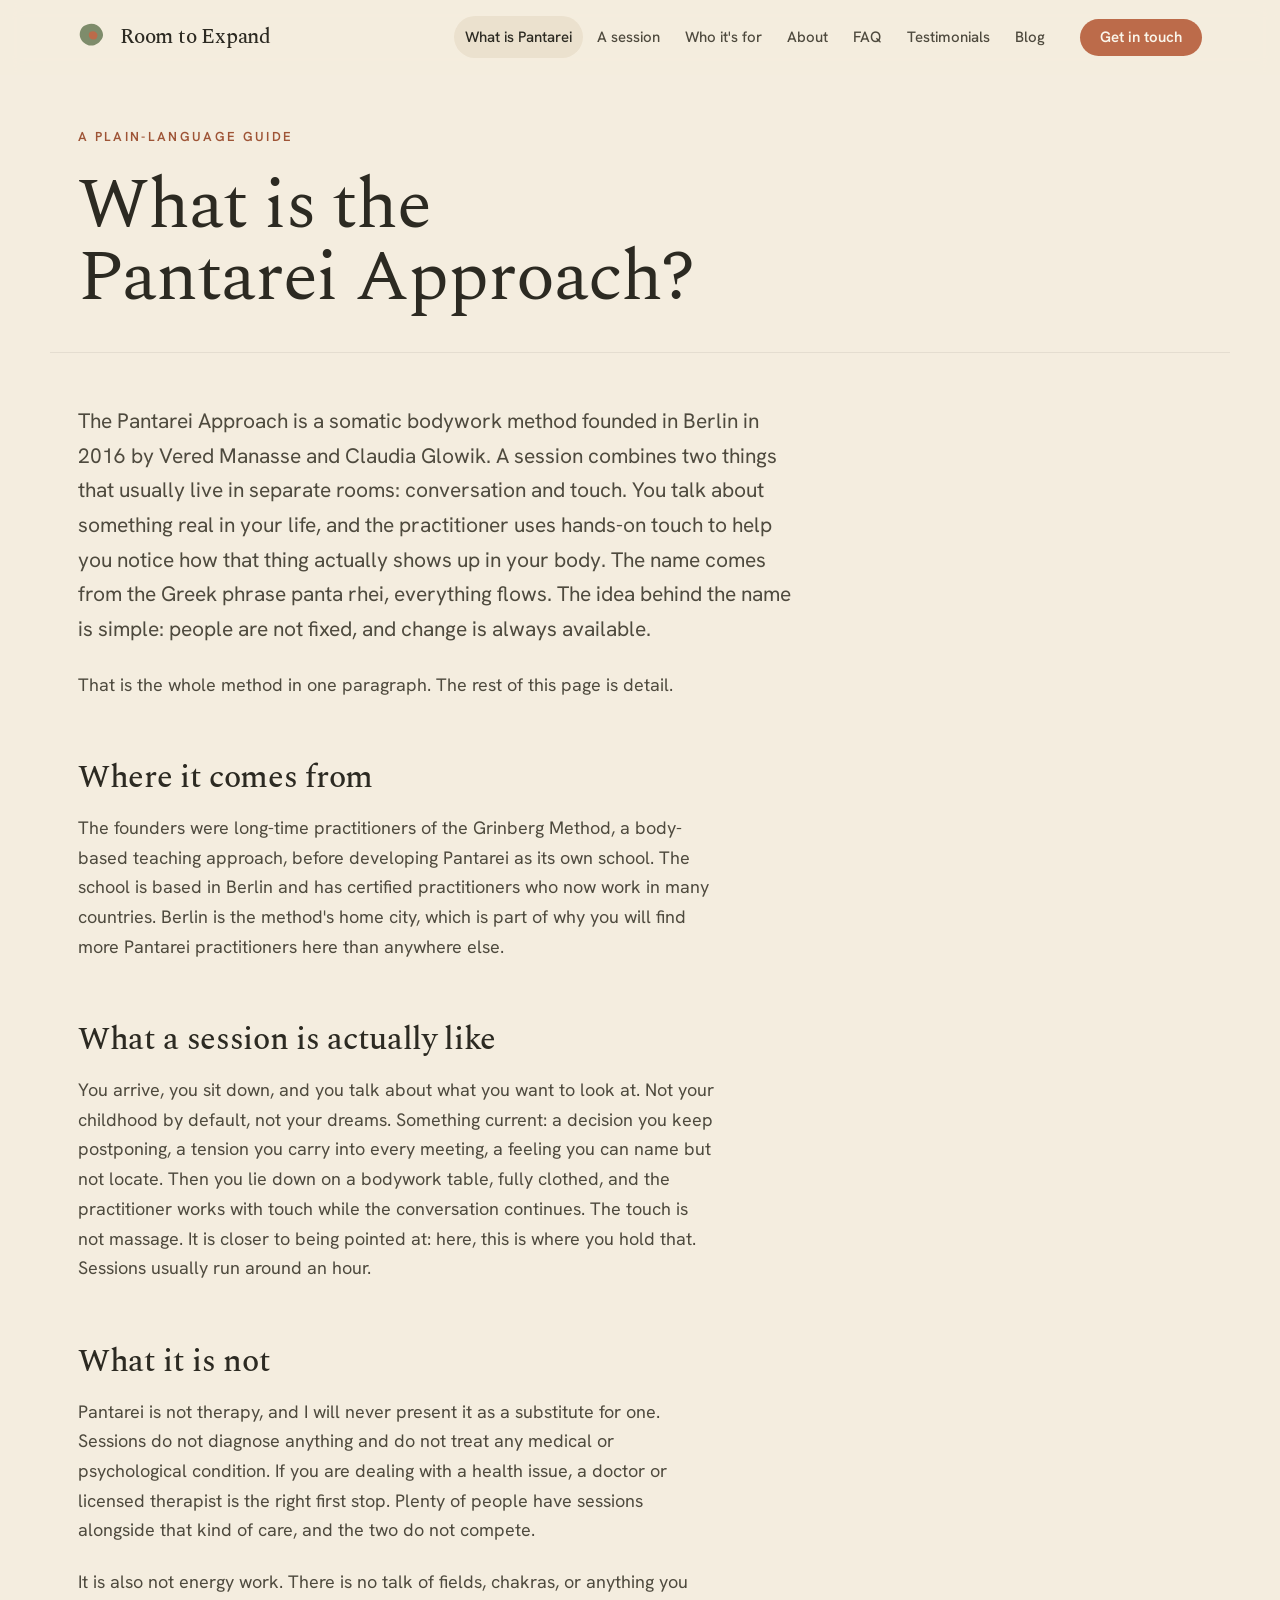
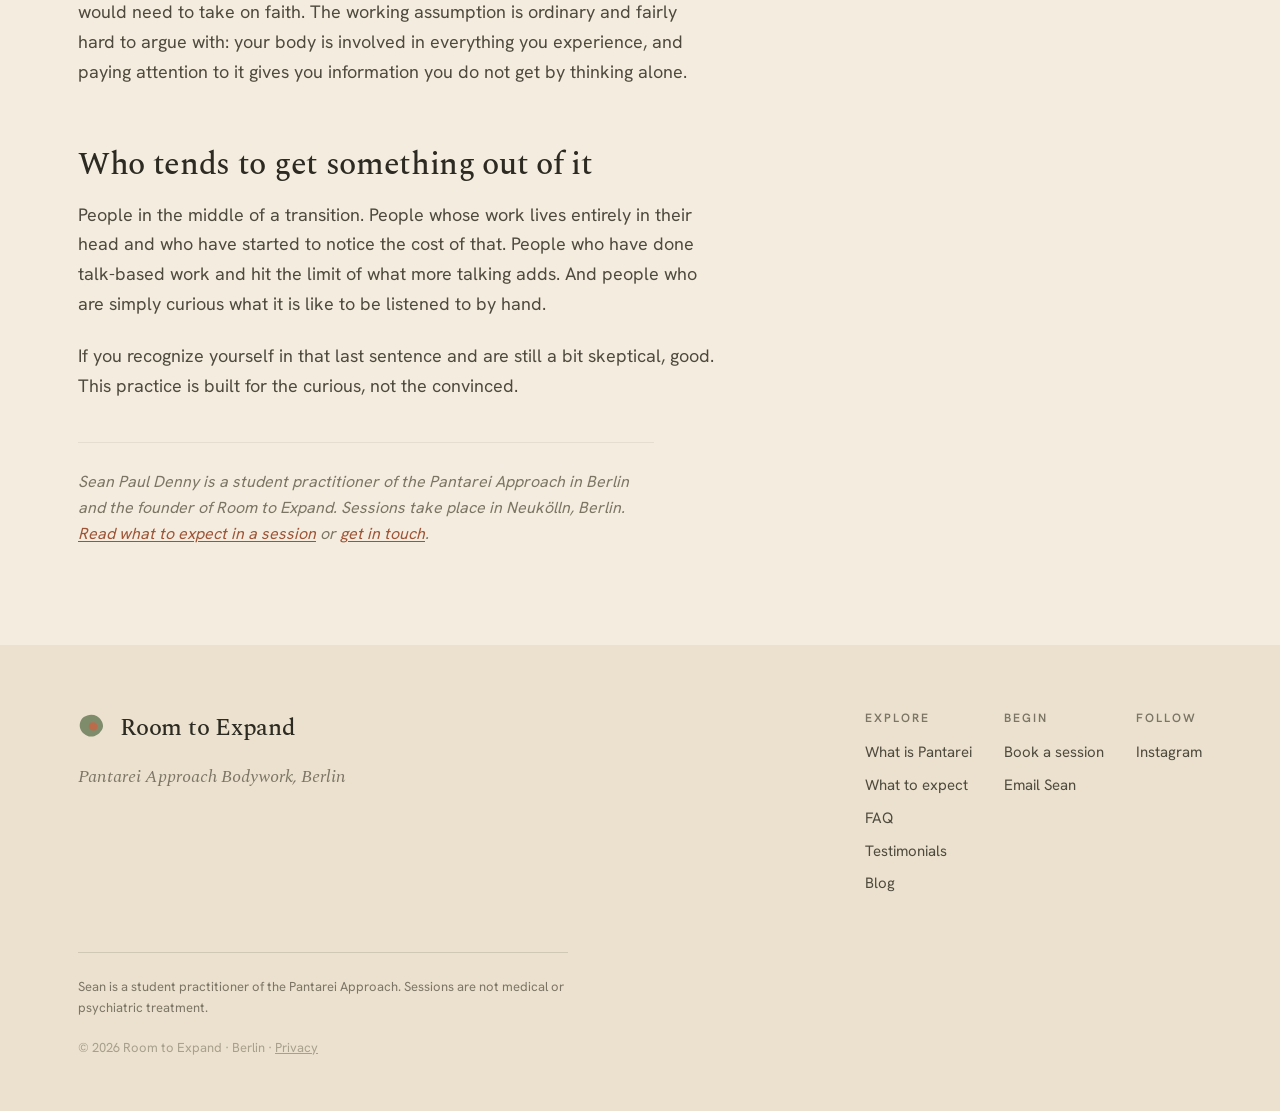
<file: what-is-pantarei.html>
<!doctype html>
<html lang="en">
<head>
<meta charset="utf-8">
<meta name="viewport" content="width=device-width, initial-scale=1">
<title>What Is the Pantarei Approach? A Plain-Language Guide</title>
<meta name="description" content="The Pantarei Approach is a somatic bodywork method founded in Berlin in 2016. Here is what it actually is, what it is not, and what happens in a session. Written for skeptics.">
<meta property="og:title" content="What Is the Pantarei Approach? A Plain-Language Guide">
<meta property="og:description" content="The Pantarei Approach is a somatic bodywork method founded in Berlin in 2016. Here is what it actually is, what it is not, and what happens in a session. Written for skeptics.">
<meta property="og:type" content="article">
<link rel="stylesheet" href="/fonts/fonts.css">

<script type="application/ld+json">
{
  "@context": "https://schema.org",
  "@graph": [
    {
      "@type": "LocalBusiness",
      "@id": "https://roomtoexpand.me/#business",
      "name": "Room to Expand",
      "alternateName": "Room to Expand Berlin",
      "description": "Room to Expand is Sean Paul Denny's Pantarei somatic bodywork practice in Berlin. Sessions combine conversation and touch, offered in plain language for the curious, not the convinced.",
      "url": "https://roomtoexpand.me",
      "founder": { "@id": "https://roomtoexpand.me/#sean" },
      "employee": { "@id": "https://roomtoexpand.me/#sean" },
      "knowsAbout": ["Pantarei Approach", "somatic bodywork", "embodiment"],
      "address": {
        "@type": "PostalAddress",
        "postalCode": "12047",
        "addressLocality": "Berlin",
        "addressCountry": "DE"
      },
      "areaServed": { "@type": "City", "name": "Berlin" },
      "email": "seanpauldenny@gmail.com",
      "sameAs": [
        "https://www.instagram.com/roomtoexpand"
      ]
    },
    {
      "@type": "Person",
      "@id": "https://roomtoexpand.me/#sean",
      "name": "Sean Paul Denny",
      "jobTitle": "Pantarei somatic bodywork student practitioner",
      "description": "Sean Paul Denny is a student practitioner of the Pantarei Approach based in Berlin, and the founder of Room to Expand. He spent twenty years in the games industry before training in somatic bodywork.",
      "worksFor": { "@id": "https://roomtoexpand.me/#business" },
      "homeLocation": { "@type": "City", "name": "Berlin" },
      "knowsLanguage": ["en"],
      "alumniOf": {
        "@type": "EducationalOrganization",
        "name": "Pantarei Approach School",
        "address": { "@type": "PostalAddress", "addressLocality": "Berlin", "addressCountry": "DE" }
      },
      "sameAs": [
        "https://www.instagram.com/roomtoexpand"
      ]
    }
  ]
}
</script>

<style>
:root{
  --paper:        #F4EDDF;
  --paper-lift:   #FAF5EA;
  --paper-deep:   #EBE1CE;
  --sage:         #7E8C6B;
  --sage-deep:    #56644A;
  --sage-soft:    #AEBA9B;
  --sage-wash:    #DDE3CF;
  --clay:         #BC6B4A;
  --clay-deep:    #9E5436;
  --clay-soft:    #E3B79E;
  --ink:          #2C2A22;
  --ink-soft:     #4E4A3E;
  --ink-mute:     #7C7565;
  --ink-faint:    #A89F8C;
  --line:         rgba(44,42,34,0.14);
  --line-soft:    rgba(44,42,34,0.08);
  --font-display: 'Spectral', Georgia, 'Times New Roman', serif;
  --font-body:    'Hanken Grotesk', system-ui, -apple-system, sans-serif;
  --measure: 64ch;
  --shell: 1180px;
  --ease: cubic-bezier(0.2,0.7,0.2,1);
}

*{box-sizing:border-box;}
html{scroll-behavior:smooth;}
body{
  margin:0;
  background:var(--paper);
  color:var(--ink);
  font-family:var(--font-body);
  font-size:18px;
  line-height:1.65;
  -webkit-font-smoothing:antialiased;
  text-rendering:optimizeLegibility;
  overflow-x:hidden;
}
a{color:inherit;}
img,svg{display:block;max-width:100%;}

.display{
  font-family:var(--font-display);
  font-weight:400;
  line-height:1.0;
  letter-spacing:-0.015em;
  margin:0;
  text-wrap:balance;
}
h1.display{font-size:clamp(40px,6.2vw,72px);}
.eyebrow{
  font-family:var(--font-body);
  font-weight:600;
  font-size:13px;
  letter-spacing:0.18em;
  text-transform:uppercase;
  color:var(--clay-deep);
  margin:0 0 22px;
}
p{max-width:var(--measure);text-wrap:pretty;}

.shell{max-width:var(--shell);margin:0 auto;padding:0 28px;}
section{position:relative;}
.band{padding:clamp(48px,6vw,88px) 0;}
.rule{height:1px;background:var(--line-soft);max-width:var(--shell);margin:0 auto;}

.btn{
  display:inline-flex;align-items:center;gap:10px;
  font-family:var(--font-body);font-weight:600;font-size:16px;
  padding:15px 28px;border-radius:999px;border:none;cursor:pointer;
  text-decoration:none;line-height:1;white-space:nowrap;
  transition:background .25s var(--ease), color .25s var(--ease), transform .15s var(--ease);
}
.btn-clay{background:var(--clay);color:var(--paper-lift);}
.btn-clay:hover{background:var(--clay-deep);}
.btn-ghost{background:transparent;color:var(--ink);box-shadow:inset 0 0 0 1.5px var(--line);}
.btn-ghost:hover{box-shadow:inset 0 0 0 1.5px var(--ink);}
.btn .arrow{font-family:var(--font-display);font-size:18px;transform:translateY(-1px);}

/* header */
.hdr{
  position:sticky;top:0;z-index:50;
  background:color-mix(in srgb, var(--paper) 82%, transparent);
  backdrop-filter:saturate(1.2) blur(10px);
  border-bottom:1px solid transparent;
  transition:border-color .3s var(--ease), background .3s var(--ease);
}
.hdr.scrolled{border-bottom-color:var(--line-soft);}
.hdr-in{display:flex;align-items:center;gap:24px;height:74px;}
.brand{display:flex;align-items:center;gap:12px;text-decoration:none;flex:none;}
.brand .mark{width:30px;height:30px;flex:none;}
.brand .name{font-family:var(--font-display);font-weight:500;font-size:21px;letter-spacing:-0.01em;color:var(--ink);white-space:nowrap;}
.nav{display:flex;gap:3px;margin-left:auto;}
.nav a{
  font-size:15px;font-weight:500;color:var(--ink-soft);text-decoration:none;white-space:nowrap;
  padding:9px 11px;border-radius:999px;transition:color .2s var(--ease), background .2s var(--ease);
}
.nav a:hover{color:var(--ink);background:var(--paper-deep);}
.nav a.active{color:var(--ink);background:var(--paper-deep);}
.nav .nav-cta{display:none;}
.hdr .btn{padding:11px 20px;font-size:15px;}

/* hamburger toggle — hidden on desktop */
.nav-toggle{
  display:none;margin-left:12px;flex:none;
  width:44px;height:44px;padding:0;border:none;cursor:pointer;
  background:transparent;align-items:center;justify-content:center;
}
.nav-toggle .bars{position:relative;width:22px;height:14px;}
.nav-toggle .bars span{
  position:absolute;left:0;width:100%;height:2px;border-radius:2px;background:var(--ink);
  transition:transform .3s var(--ease), opacity .2s var(--ease), top .3s var(--ease);
}
.nav-toggle .bars span:nth-child(1){top:0;}
.nav-toggle .bars span:nth-child(2){top:6px;}
.nav-toggle .bars span:nth-child(3){top:12px;}
.nav-toggle[aria-expanded="true"] .bars span:nth-child(1){top:6px;transform:rotate(45deg);}
.nav-toggle[aria-expanded="true"] .bars span:nth-child(2){opacity:0;}
.nav-toggle[aria-expanded="true"] .bars span:nth-child(3){top:6px;transform:rotate(-45deg);}

@media(max-width:1080px){
  .hdr-in{gap:12px;}
  .hdr-cta{display:none;}
  .nav-toggle{display:inline-flex;}
  .nav{
    position:absolute;top:100%;left:0;right:0;
    flex-direction:column;gap:4px;margin-left:0;
    background:var(--paper-lift);
    border-bottom:1px solid var(--line-soft);
    box-shadow:0 22px 44px rgba(44,42,34,0.13);
    padding:12px;
    max-height:0;overflow:hidden;
    opacity:0;visibility:hidden;
    transition:max-height .32s var(--ease), opacity .24s var(--ease), visibility .24s var(--ease);
  }
  .nav.open{max-height:80vh;opacity:1;visibility:visible;overflow:auto;}
  .nav a{font-size:17px;padding:14px 16px;border-radius:12px;}
  .nav .nav-cta{
    display:inline-flex;justify-content:center;margin-top:6px;
    color:var(--paper-lift);font-size:16px;
  }
  .nav .nav-cta:hover{background:var(--clay-deep);color:var(--paper-lift);}
}

/* page hero */
.page-hero{padding:clamp(32px,4vw,56px) 0 clamp(28px,3vw,40px);}
.page-hero h1{max-width:20ch;}
.page-hero .lede{
  font-size:clamp(19px,2.1vw,23px);line-height:1.6;
  color:var(--ink-soft);max-width:52ch;text-wrap:pretty;
  margin-top:28px;
}

/* article content */
.content{max-width:72ch;}
.content .intro{font-size:clamp(19px,2vw,21px);color:var(--ink-soft);margin:0 0 1.1em;}
.content p{margin:0 0 1.25em;color:var(--ink-soft);}
.content h2{
  font-family:var(--font-display);font-weight:500;
  font-size:clamp(24px,3vw,32px);line-height:1.15;color:var(--ink);
  margin:1.9em 0 .5em;letter-spacing:-0.01em;
}
.content strong{color:var(--ink);font-weight:600;}
.content em{font-style:italic;}
.content a{color:var(--clay-deep);text-decoration:underline;text-underline-offset:2px;}
.content a:hover{color:var(--clay);}
.content .signoff{
  margin-top:2.6em;padding-top:1.6em;border-top:1px solid var(--line-soft);
  font-style:italic;color:var(--ink-mute);font-size:16px;
}

/* footer */
.foot{background:var(--paper-deep);color:var(--ink-soft);padding:64px 0 40px;}
.foot-top{display:flex;justify-content:space-between;gap:40px;flex-wrap:wrap;align-items:flex-start;}
.foot .brand .name{font-size:24px;}
.foot .tagline{margin-top:14px;font-family:var(--font-display);font-style:italic;font-size:18px;color:var(--ink-mute);}
.foot-links{display:flex;gap:32px;flex-wrap:wrap;}
.foot-col h4{font-family:var(--font-body);font-weight:600;font-size:12px;letter-spacing:0.16em;text-transform:uppercase;color:var(--ink-mute);margin:0 0 12px;}
.foot-col a{display:block;color:var(--ink-soft);text-decoration:none;font-size:15px;margin-bottom:8px;transition:color .2s var(--ease);}
.foot-col a:hover{color:var(--clay-deep);}
.foot-legal{margin-top:48px;padding-top:24px;border-top:1px solid var(--line);font-size:13px;line-height:1.6;color:var(--ink-mute);max-width:70ch;}
.foot-fine{margin-top:18px;font-size:13px;color:var(--ink-faint);}

@media(prefers-reduced-motion:no-preference){
  .reveal.in{animation:rte-fadeup .7s var(--ease) both;}
  @keyframes rte-fadeup{from{opacity:0;transform:translateY(22px);}to{opacity:1;transform:none;}}
}
</style>
</head>
<body>

<!-- ===================== HEADER ===================== -->
<header class="hdr" id="hdr">
  <div class="shell hdr-in">
    <a class="brand" href="index.html" aria-label="Room to Expand home">
      <svg class="mark" viewBox="0 0 100 100" aria-hidden="true">
        <path fill="#7E8C6B" d="M77.4,58.1c-6.3,12-21,21.5-35.6,20.5C27.1,77.6,12.5,66,7.7,52.3C2.9,38.6,7.9,22.7,19.4,13.7C30.9,4.8,48.8,2.8,62.1,9.7C75.4,16.6,84.1,32.4,83.4,44.5C82.7,56.6,72.5,65,77.4,58.1Z"/>
        <g transform="translate(50 50) rotate(35) scale(0.4) translate(-50 -50)">
          <path fill="#BC6B4A" d="M73.7,53.8c-6,12.6-20.5,20.9-35.1,19.1C24,71.1,9.4,59,6.3,45.5C3.2,31.8,11.5,16.7,24.7,9.6C37.9,2.4,56,3.2,66.8,11.3C77.6,19.4,81,34.8,79.6,45.5C78.1,56.2,71.6,62.3,73.7,53.8Z"/>
        </g>
      </svg>
      <span class="name">Room to Expand</span>
    </a>
    <nav class="nav" id="nav">
      <a href="what-is-pantarei.html" class="active">What is Pantarei</a>
      <a href="sessions.html">A session</a>
      <a href="index.html#who">Who it's for</a>
      <a href="index.html#about">About</a>
      <a href="faq.html">FAQ</a>
      <a href="testimonials.html">Testimonials</a>
      <a href="blog.html">Blog</a>
      <a class="btn btn-clay nav-cta" href="index.html#book">Get in touch</a>
    </nav>
    <a class="btn btn-clay hdr-cta" href="index.html#book">Get in touch</a>
    <button class="nav-toggle" id="navToggle" aria-label="Open menu" aria-expanded="false" aria-controls="nav">
      <span class="bars" aria-hidden="true"><span></span><span></span><span></span></span>
    </button>
  </div>
</header>

<!-- ===================== PAGE HERO ===================== -->
<section class="page-hero">
  <div class="shell">
    <p class="eyebrow">A plain-language guide</p>
    <h1 class="display">What is the Pantarei Approach?</h1>
  </div>
</section>

<div class="rule"></div>

<!-- ===================== ARTICLE ===================== -->
<section class="band" style="padding-top:clamp(32px,4vw,52px);">
  <div class="shell">
    <div class="content">
      <p class="intro">The Pantarei Approach is a somatic bodywork method founded in Berlin in 2016 by Vered Manasse and Claudia Glowik. A session combines two things that usually live in separate rooms: conversation and touch. You talk about something real in your life, and the practitioner uses hands-on touch to help you notice how that thing actually shows up in your body. The name comes from the Greek phrase panta rhei, everything flows. The idea behind the name is simple: people are not fixed, and change is always available.</p>
      <p>That is the whole method in one paragraph. The rest of this page is detail.</p>

      <h2>Where it comes from</h2>
      <p>The founders were long-time practitioners of the Grinberg Method, a body-based teaching approach, before developing Pantarei as its own school. The school is based in Berlin and has certified practitioners who now work in many countries. Berlin is the method's home city, which is part of why you will find more Pantarei practitioners here than anywhere else.</p>

      <h2>What a session is actually like</h2>
      <p>You arrive, you sit down, and you talk about what you want to look at. Not your childhood by default, not your dreams. Something current: a decision you keep postponing, a tension you carry into every meeting, a feeling you can name but not locate. Then you lie down on a bodywork table, fully clothed, and the practitioner works with touch while the conversation continues. The touch is not massage. It is closer to being pointed at: here, this is where you hold that. Sessions usually run around an hour.</p>

      <h2>What it is not</h2>
      <p>Pantarei is not therapy, and I will never present it as a substitute for one. Sessions do not diagnose anything and do not treat any medical or psychological condition. If you are dealing with a health issue, a doctor or licensed therapist is the right first stop. Plenty of people have sessions alongside that kind of care, and the two do not compete.</p>
      <p>It is also not energy work. There is no talk of fields, chakras, or anything you would need to take on faith. The working assumption is ordinary and fairly hard to argue with: your body is involved in everything you experience, and paying attention to it gives you information you do not get by thinking alone.</p>

      <h2>Who tends to get something out of it</h2>
      <p>People in the middle of a transition. People whose work lives entirely in their head and who have started to notice the cost of that. People who have done talk-based work and hit the limit of what more talking adds. And people who are simply curious what it is like to be listened to by hand.</p>
      <p>If you recognize yourself in that last sentence and are still a bit skeptical, good. This practice is built for the curious, not the convinced.</p>

      <p class="signoff">Sean Paul Denny is a student practitioner of the Pantarei Approach in Berlin and the founder of Room to Expand. Sessions take place in Neukölln, Berlin. <a href="sessions.html">Read what to expect in a session</a> or <a href="index.html#book">get in touch</a>.</p>
    </div>
  </div>
</section>

<!-- ===================== FOOTER ===================== -->
<footer class="foot">
  <div class="shell">
    <div class="foot-top">
      <div>
        <a class="brand" href="index.html">
          <svg class="mark" viewBox="0 0 100 100" aria-hidden="true" style="width:30px;height:30px;">
            <path fill="#7E8C6B" d="M77.4,58.1c-6.3,12-21,21.5-35.6,20.5C27.1,77.6,12.5,66,7.7,52.3C2.9,38.6,7.9,22.7,19.4,13.7C30.9,4.8,48.8,2.8,62.1,9.7C75.4,16.6,84.1,32.4,83.4,44.5C82.7,56.6,72.5,65,77.4,58.1Z"/>
            <g transform="translate(50 50) rotate(35) scale(0.4) translate(-50 -50)">
              <path fill="#BC6B4A" d="M73.7,53.8c-6,12.6-20.5,20.9-35.1,19.1C24,71.1,9.4,59,6.3,45.5C3.2,31.8,11.5,16.7,24.7,9.6C37.9,2.4,56,3.2,66.8,11.3C77.6,19.4,81,34.8,79.6,45.5C78.1,56.2,71.6,62.3,73.7,53.8Z"/>
            </g>
          </svg>
          <span class="name">Room to Expand</span>
        </a>
        <p class="tagline">Pantarei Approach Bodywork, Berlin</p>
      </div>
      <div class="foot-links">
        <div class="foot-col">
          <h4>Explore</h4>
          <a href="what-is-pantarei.html">What is Pantarei</a>
          <a href="sessions.html">What to expect</a>
          <a href="faq.html">FAQ</a>
          <a href="testimonials.html">Testimonials</a>
          <a href="blog.html">Blog</a>
        </div>
        <div class="foot-col">
          <h4>Begin</h4>
          <a href="index.html#book">Book a session</a>
          <a href="mailto:seanpauldenny@gmail.com">Email Sean</a>
        </div>
        <div class="foot-col">
          <h4>Follow</h4>
          <a href="https://www.instagram.com/roomtoexpand" target="_blank" rel="noopener">Instagram</a>
        </div>
      </div>
    </div>
    <p class="foot-legal">Sean is a student practitioner of the Pantarei Approach. Sessions are not medical or psychiatric treatment.</p>
    <p class="foot-fine">© 2026 Room to Expand · Berlin · <a href="/privacy">Privacy</a></p>
  </div>
</footer>

<script>
const hdr = document.getElementById('hdr');
const onScroll = () => hdr.classList.toggle('scrolled', window.scrollY > 12);
onScroll(); window.addEventListener('scroll', onScroll, {passive:true});

// mobile nav toggle
const navToggle = document.getElementById('navToggle');
const nav = document.getElementById('nav');
const setNav = (open) => {
  nav.classList.toggle('open', open);
  navToggle.setAttribute('aria-expanded', open ? 'true' : 'false');
  navToggle.setAttribute('aria-label', open ? 'Close menu' : 'Open menu');
};
navToggle.addEventListener('click', () => setNav(!nav.classList.contains('open')));
nav.querySelectorAll('a').forEach(a => a.addEventListener('click', () => setNav(false)));
document.addEventListener('keydown', (e) => { if (e.key === 'Escape') setNav(false); });

(function(){
  if (!window.matchMedia('(prefers-reduced-motion: no-preference)').matches) return;
  const vh = () => window.innerHeight || document.documentElement.clientHeight;
  const io = new IntersectionObserver((entries) => {
    entries.forEach(e => { if (e.isIntersecting) { e.target.classList.add('in'); io.unobserve(e.target); } });
  }, {threshold: 0.12, rootMargin: '0px 0px -8% 0px'});
  document.querySelectorAll('.reveal').forEach(el => {
    if (el.getBoundingClientRect().top > vh() * 0.92) io.observe(el);
  });
})();
</script>
</body>
</html>
</file>
<file: fonts/fonts.css>
/* latin-ext */
@font-face {
  font-family: 'Hanken Grotesk';
  font-style: normal;
  font-weight: 400;
  font-display: swap;
  src: url(/fonts/hanken-grotesk-400-normal-latin-ext.woff2) format('woff2');
  unicode-range: U+0100-02BA, U+02BD-02C5, U+02C7-02CC, U+02CE-02D7, U+02DD-02FF, U+0304, U+0308, U+0329, U+1D00-1DBF, U+1E00-1E9F, U+1EF2-1EFF, U+2020, U+20A0-20AB, U+20AD-20C0, U+2113, U+2C60-2C7F, U+A720-A7FF;
}
/* latin */
@font-face {
  font-family: 'Hanken Grotesk';
  font-style: normal;
  font-weight: 400;
  font-display: swap;
  src: url(/fonts/hanken-grotesk-400-normal-latin.woff2) format('woff2');
  unicode-range: U+0000-00FF, U+0131, U+0152-0153, U+02BB-02BC, U+02C6, U+02DA, U+02DC, U+0304, U+0308, U+0329, U+2000-206F, U+20AC, U+2122, U+2191, U+2193, U+2212, U+2215, U+FEFF, U+FFFD;
}
/* latin-ext */
@font-face {
  font-family: 'Hanken Grotesk';
  font-style: normal;
  font-weight: 500;
  font-display: swap;
  src: url(/fonts/hanken-grotesk-500-normal-latin-ext.woff2) format('woff2');
  unicode-range: U+0100-02BA, U+02BD-02C5, U+02C7-02CC, U+02CE-02D7, U+02DD-02FF, U+0304, U+0308, U+0329, U+1D00-1DBF, U+1E00-1E9F, U+1EF2-1EFF, U+2020, U+20A0-20AB, U+20AD-20C0, U+2113, U+2C60-2C7F, U+A720-A7FF;
}
/* latin */
@font-face {
  font-family: 'Hanken Grotesk';
  font-style: normal;
  font-weight: 500;
  font-display: swap;
  src: url(/fonts/hanken-grotesk-500-normal-latin.woff2) format('woff2');
  unicode-range: U+0000-00FF, U+0131, U+0152-0153, U+02BB-02BC, U+02C6, U+02DA, U+02DC, U+0304, U+0308, U+0329, U+2000-206F, U+20AC, U+2122, U+2191, U+2193, U+2212, U+2215, U+FEFF, U+FFFD;
}
/* latin-ext */
@font-face {
  font-family: 'Hanken Grotesk';
  font-style: normal;
  font-weight: 600;
  font-display: swap;
  src: url(/fonts/hanken-grotesk-600-normal-latin-ext.woff2) format('woff2');
  unicode-range: U+0100-02BA, U+02BD-02C5, U+02C7-02CC, U+02CE-02D7, U+02DD-02FF, U+0304, U+0308, U+0329, U+1D00-1DBF, U+1E00-1E9F, U+1EF2-1EFF, U+2020, U+20A0-20AB, U+20AD-20C0, U+2113, U+2C60-2C7F, U+A720-A7FF;
}
/* latin */
@font-face {
  font-family: 'Hanken Grotesk';
  font-style: normal;
  font-weight: 600;
  font-display: swap;
  src: url(/fonts/hanken-grotesk-600-normal-latin.woff2) format('woff2');
  unicode-range: U+0000-00FF, U+0131, U+0152-0153, U+02BB-02BC, U+02C6, U+02DA, U+02DC, U+0304, U+0308, U+0329, U+2000-206F, U+20AC, U+2122, U+2191, U+2193, U+2212, U+2215, U+FEFF, U+FFFD;
}
/* latin-ext */
@font-face {
  font-family: 'Hanken Grotesk';
  font-style: normal;
  font-weight: 700;
  font-display: swap;
  src: url(/fonts/hanken-grotesk-700-normal-latin-ext.woff2) format('woff2');
  unicode-range: U+0100-02BA, U+02BD-02C5, U+02C7-02CC, U+02CE-02D7, U+02DD-02FF, U+0304, U+0308, U+0329, U+1D00-1DBF, U+1E00-1E9F, U+1EF2-1EFF, U+2020, U+20A0-20AB, U+20AD-20C0, U+2113, U+2C60-2C7F, U+A720-A7FF;
}
/* latin */
@font-face {
  font-family: 'Hanken Grotesk';
  font-style: normal;
  font-weight: 700;
  font-display: swap;
  src: url(/fonts/hanken-grotesk-700-normal-latin.woff2) format('woff2');
  unicode-range: U+0000-00FF, U+0131, U+0152-0153, U+02BB-02BC, U+02C6, U+02DA, U+02DC, U+0304, U+0308, U+0329, U+2000-206F, U+20AC, U+2122, U+2191, U+2193, U+2212, U+2215, U+FEFF, U+FFFD;
}
/* latin-ext */
@font-face {
  font-family: 'Spectral';
  font-style: italic;
  font-weight: 300;
  font-display: swap;
  src: url(/fonts/spectral-300-italic-latin-ext.woff2) format('woff2');
  unicode-range: U+0100-02BA, U+02BD-02C5, U+02C7-02CC, U+02CE-02D7, U+02DD-02FF, U+0304, U+0308, U+0329, U+1D00-1DBF, U+1E00-1E9F, U+1EF2-1EFF, U+2020, U+20A0-20AB, U+20AD-20C0, U+2113, U+2C60-2C7F, U+A720-A7FF;
}
/* latin */
@font-face {
  font-family: 'Spectral';
  font-style: italic;
  font-weight: 300;
  font-display: swap;
  src: url(/fonts/spectral-300-italic-latin.woff2) format('woff2');
  unicode-range: U+0000-00FF, U+0131, U+0152-0153, U+02BB-02BC, U+02C6, U+02DA, U+02DC, U+0304, U+0308, U+0329, U+2000-206F, U+20AC, U+2122, U+2191, U+2193, U+2212, U+2215, U+FEFF, U+FFFD;
}
/* latin-ext */
@font-face {
  font-family: 'Spectral';
  font-style: italic;
  font-weight: 400;
  font-display: swap;
  src: url(/fonts/spectral-400-italic-latin-ext.woff2) format('woff2');
  unicode-range: U+0100-02BA, U+02BD-02C5, U+02C7-02CC, U+02CE-02D7, U+02DD-02FF, U+0304, U+0308, U+0329, U+1D00-1DBF, U+1E00-1E9F, U+1EF2-1EFF, U+2020, U+20A0-20AB, U+20AD-20C0, U+2113, U+2C60-2C7F, U+A720-A7FF;
}
/* latin */
@font-face {
  font-family: 'Spectral';
  font-style: italic;
  font-weight: 400;
  font-display: swap;
  src: url(/fonts/spectral-400-italic-latin.woff2) format('woff2');
  unicode-range: U+0000-00FF, U+0131, U+0152-0153, U+02BB-02BC, U+02C6, U+02DA, U+02DC, U+0304, U+0308, U+0329, U+2000-206F, U+20AC, U+2122, U+2191, U+2193, U+2212, U+2215, U+FEFF, U+FFFD;
}
/* latin-ext */
@font-face {
  font-family: 'Spectral';
  font-style: normal;
  font-weight: 300;
  font-display: swap;
  src: url(/fonts/spectral-300-normal-latin-ext.woff2) format('woff2');
  unicode-range: U+0100-02BA, U+02BD-02C5, U+02C7-02CC, U+02CE-02D7, U+02DD-02FF, U+0304, U+0308, U+0329, U+1D00-1DBF, U+1E00-1E9F, U+1EF2-1EFF, U+2020, U+20A0-20AB, U+20AD-20C0, U+2113, U+2C60-2C7F, U+A720-A7FF;
}
/* latin */
@font-face {
  font-family: 'Spectral';
  font-style: normal;
  font-weight: 300;
  font-display: swap;
  src: url(/fonts/spectral-300-normal-latin.woff2) format('woff2');
  unicode-range: U+0000-00FF, U+0131, U+0152-0153, U+02BB-02BC, U+02C6, U+02DA, U+02DC, U+0304, U+0308, U+0329, U+2000-206F, U+20AC, U+2122, U+2191, U+2193, U+2212, U+2215, U+FEFF, U+FFFD;
}
/* latin-ext */
@font-face {
  font-family: 'Spectral';
  font-style: normal;
  font-weight: 400;
  font-display: swap;
  src: url(/fonts/spectral-400-normal-latin-ext.woff2) format('woff2');
  unicode-range: U+0100-02BA, U+02BD-02C5, U+02C7-02CC, U+02CE-02D7, U+02DD-02FF, U+0304, U+0308, U+0329, U+1D00-1DBF, U+1E00-1E9F, U+1EF2-1EFF, U+2020, U+20A0-20AB, U+20AD-20C0, U+2113, U+2C60-2C7F, U+A720-A7FF;
}
/* latin */
@font-face {
  font-family: 'Spectral';
  font-style: normal;
  font-weight: 400;
  font-display: swap;
  src: url(/fonts/spectral-400-normal-latin.woff2) format('woff2');
  unicode-range: U+0000-00FF, U+0131, U+0152-0153, U+02BB-02BC, U+02C6, U+02DA, U+02DC, U+0304, U+0308, U+0329, U+2000-206F, U+20AC, U+2122, U+2191, U+2193, U+2212, U+2215, U+FEFF, U+FFFD;
}
/* latin-ext */
@font-face {
  font-family: 'Spectral';
  font-style: normal;
  font-weight: 500;
  font-display: swap;
  src: url(/fonts/spectral-500-normal-latin-ext.woff2) format('woff2');
  unicode-range: U+0100-02BA, U+02BD-02C5, U+02C7-02CC, U+02CE-02D7, U+02DD-02FF, U+0304, U+0308, U+0329, U+1D00-1DBF, U+1E00-1E9F, U+1EF2-1EFF, U+2020, U+20A0-20AB, U+20AD-20C0, U+2113, U+2C60-2C7F, U+A720-A7FF;
}
/* latin */
@font-face {
  font-family: 'Spectral';
  font-style: normal;
  font-weight: 500;
  font-display: swap;
  src: url(/fonts/spectral-500-normal-latin.woff2) format('woff2');
  unicode-range: U+0000-00FF, U+0131, U+0152-0153, U+02BB-02BC, U+02C6, U+02DA, U+02DC, U+0304, U+0308, U+0329, U+2000-206F, U+20AC, U+2122, U+2191, U+2193, U+2212, U+2215, U+FEFF, U+FFFD;
}
/* latin-ext */
@font-face {
  font-family: 'Spectral';
  font-style: normal;
  font-weight: 600;
  font-display: swap;
  src: url(/fonts/spectral-600-normal-latin-ext.woff2) format('woff2');
  unicode-range: U+0100-02BA, U+02BD-02C5, U+02C7-02CC, U+02CE-02D7, U+02DD-02FF, U+0304, U+0308, U+0329, U+1D00-1DBF, U+1E00-1E9F, U+1EF2-1EFF, U+2020, U+20A0-20AB, U+20AD-20C0, U+2113, U+2C60-2C7F, U+A720-A7FF;
}
/* latin */
@font-face {
  font-family: 'Spectral';
  font-style: normal;
  font-weight: 600;
  font-display: swap;
  src: url(/fonts/spectral-600-normal-latin.woff2) format('woff2');
  unicode-range: U+0000-00FF, U+0131, U+0152-0153, U+02BB-02BC, U+02C6, U+02DA, U+02DC, U+0304, U+0308, U+0329, U+2000-206F, U+20AC, U+2122, U+2191, U+2193, U+2212, U+2215, U+FEFF, U+FFFD;
}
</file>
